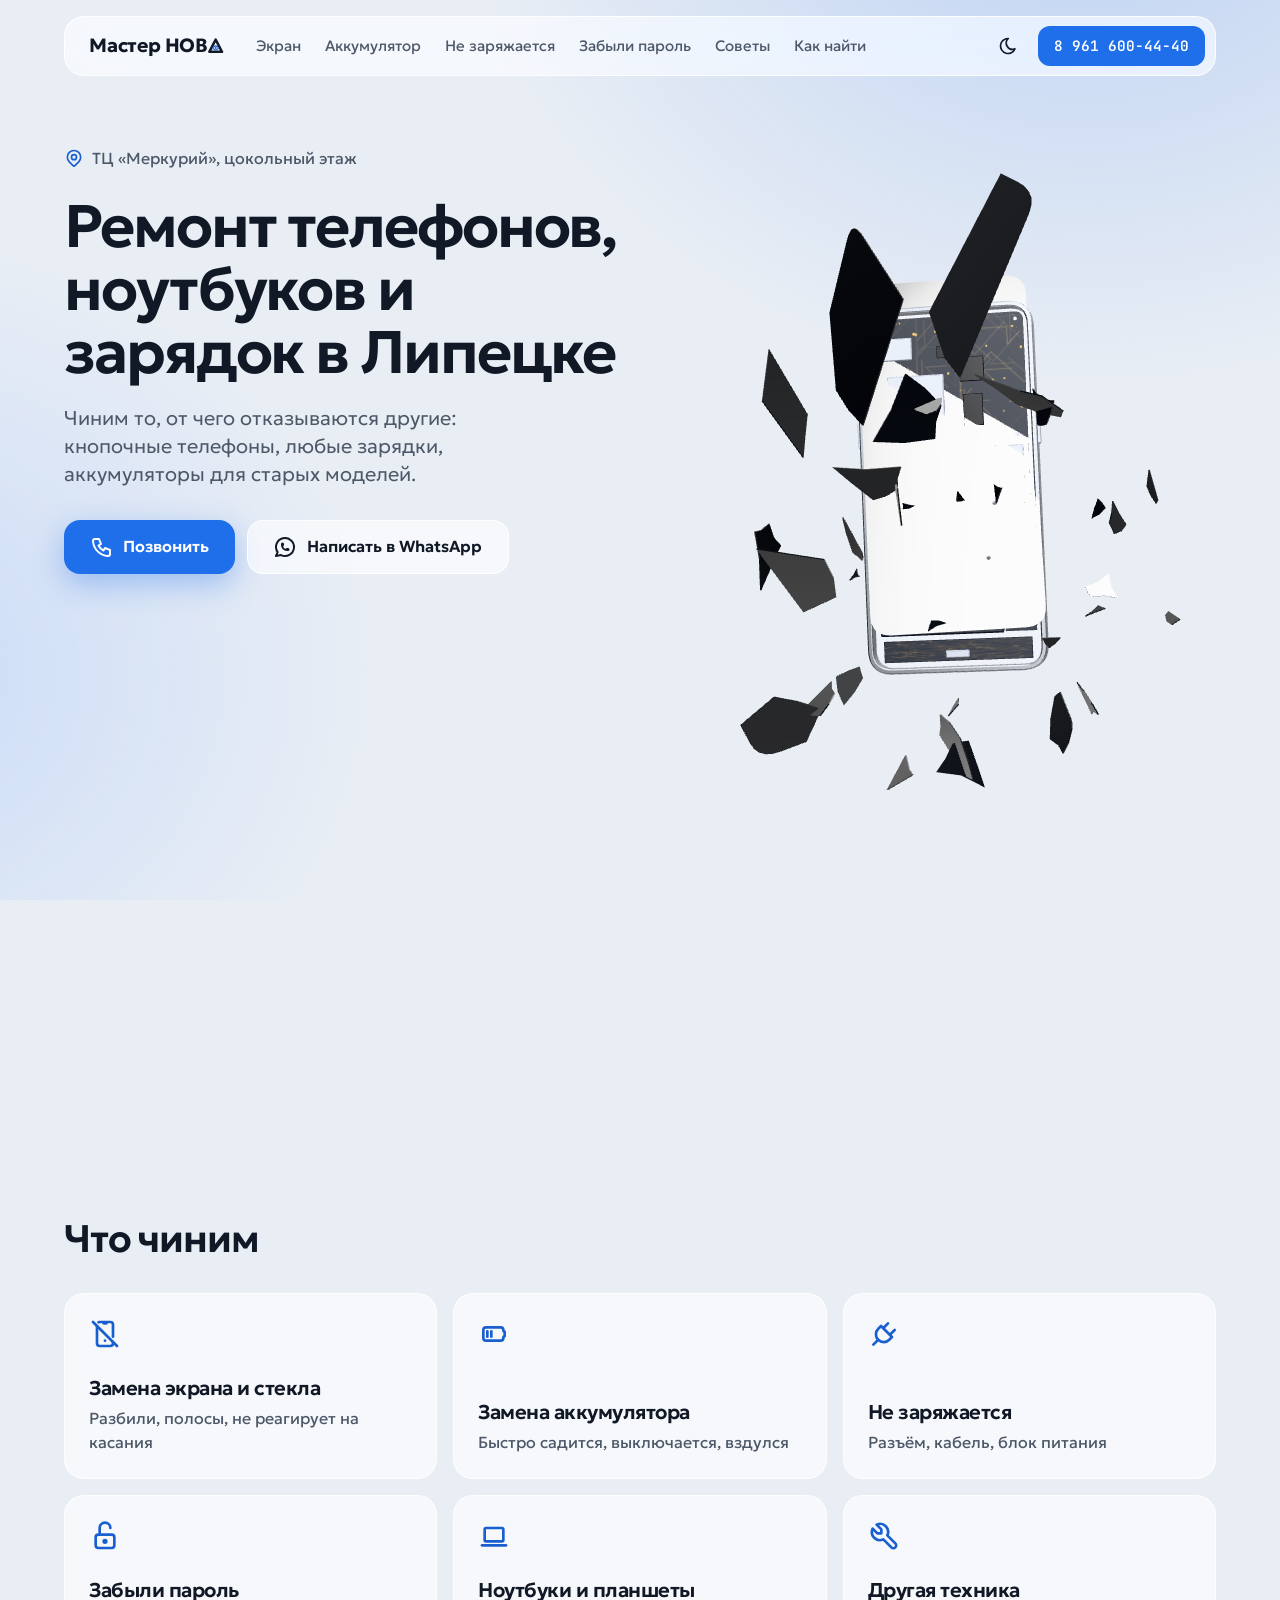
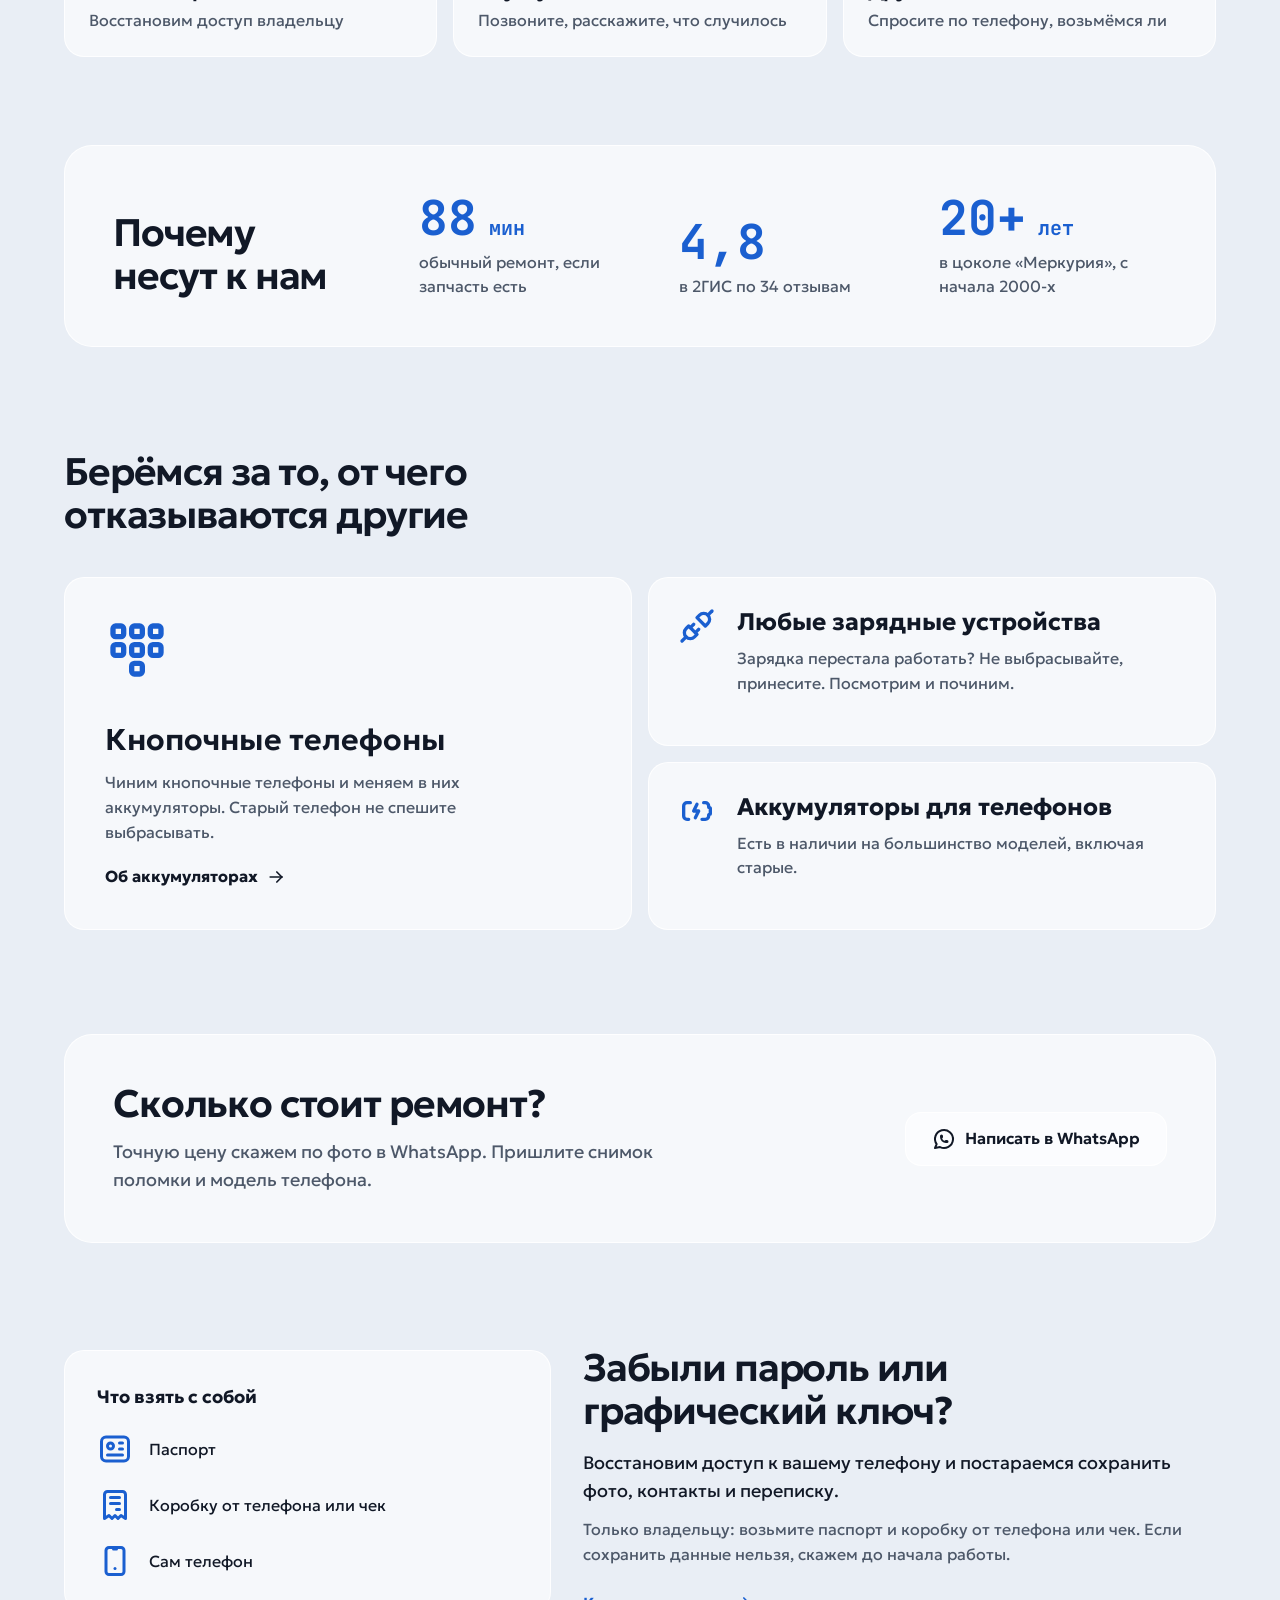
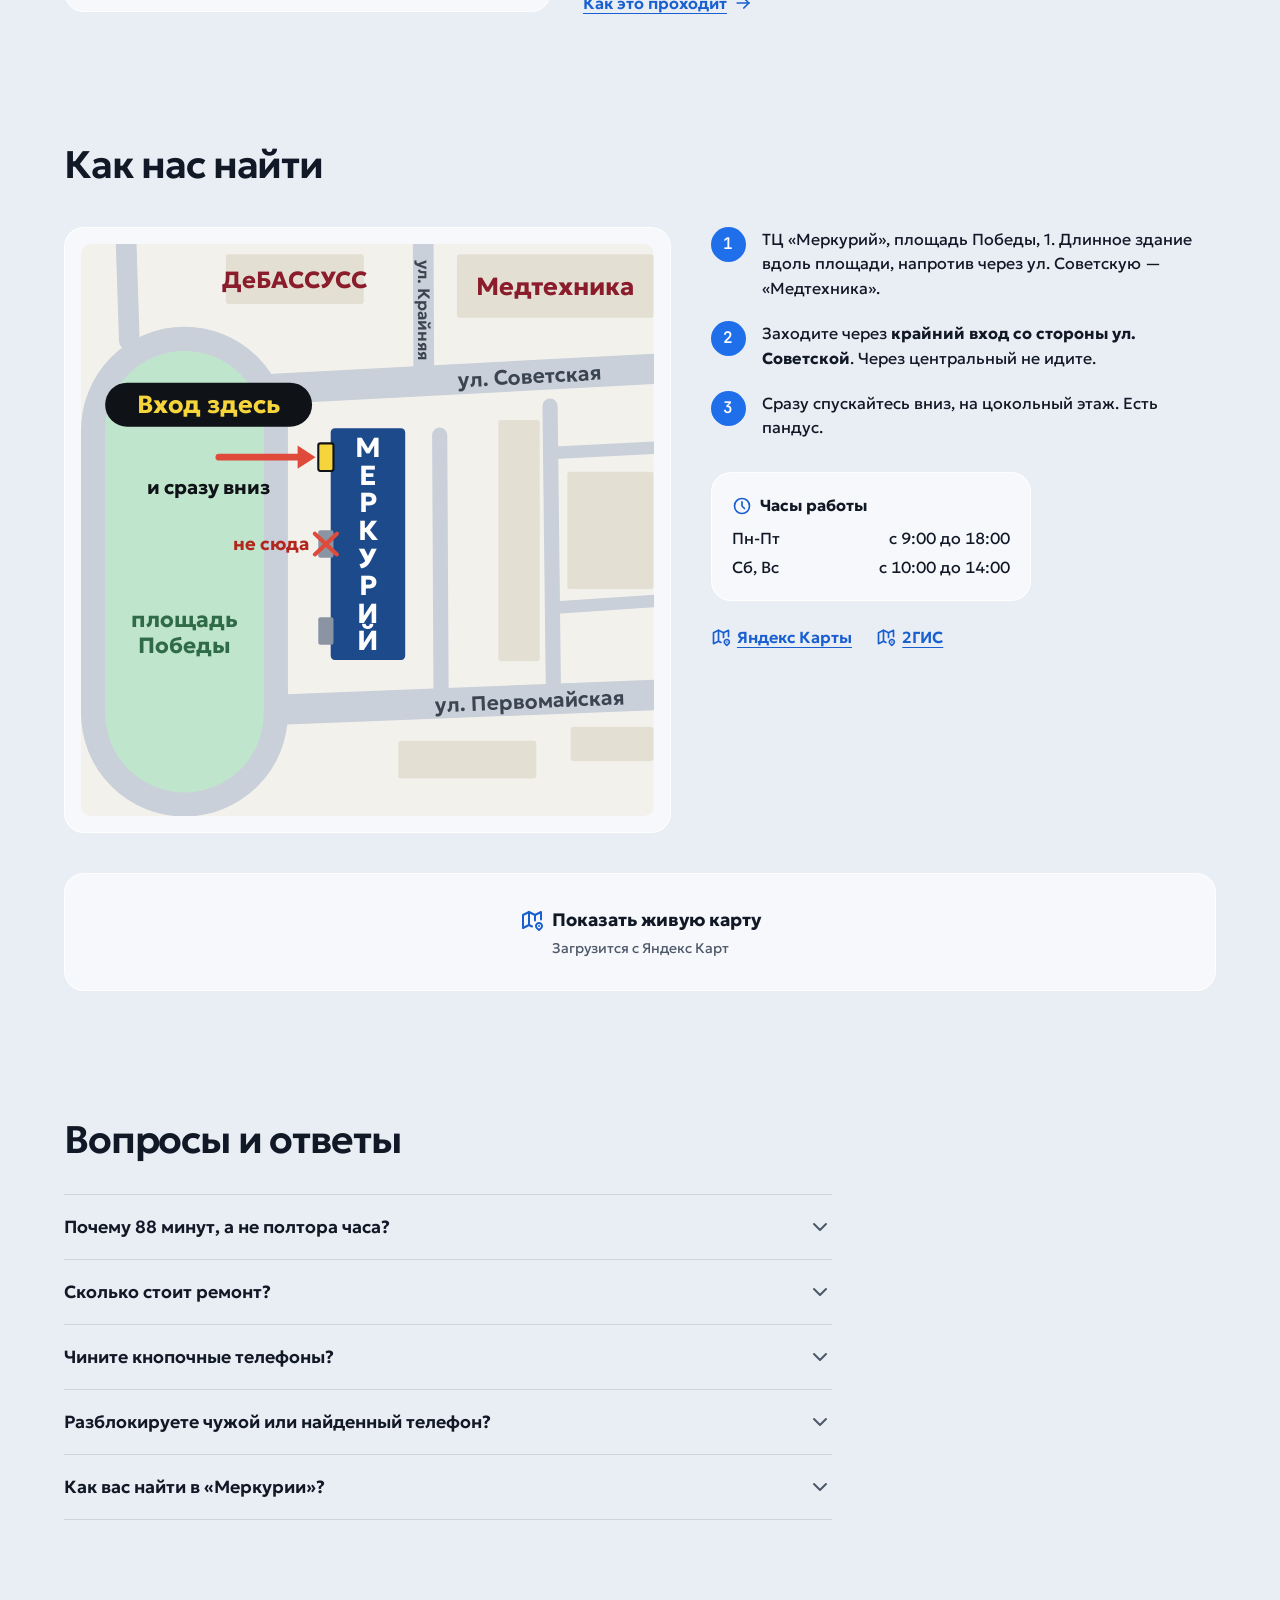
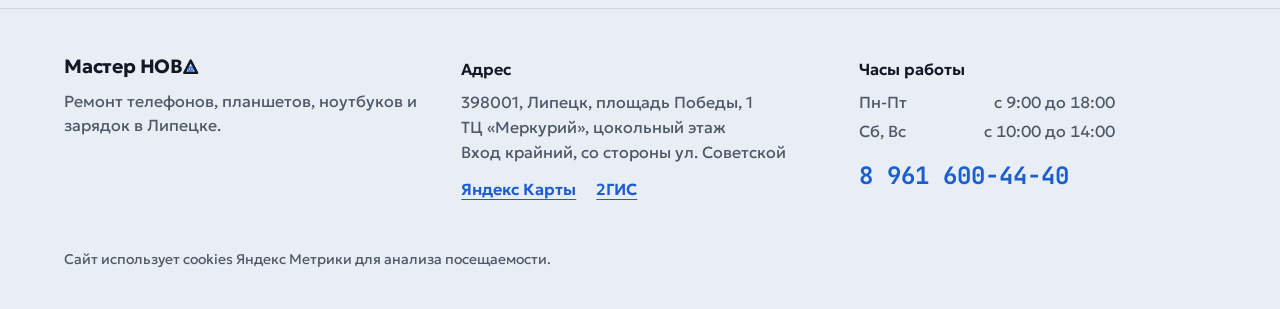
<file: index.html>
<!doctype html>
<html lang="ru">
<head>
<meta charset="utf-8">
<meta name="viewport" content="width=device-width, initial-scale=1">
<title>Ремонт телефонов в Липецке, ТЦ «Меркурий» | Мастер НОВА</title>
<meta name="description" content="Мастерская «Мастер НОВА» в цоколе ТЦ «Меркурий» у площади Победы. Ремонт телефонов, ноутбуков, зарядок и кнопочных телефонов в Липецке. 8 961 600-44-40.">
<link rel="canonical" href="https://masternova.ru/">
<meta name="theme-color" content="#e9eef5">
<script>
// Тема до первой отрисовки: выбор пользователя из localStorage, иначе настройка устройства
(function () {
  var d = document.documentElement, mq = window.matchMedia('(prefers-color-scheme: dark)'), saved = null;
  try { saved = localStorage.getItem('theme'); } catch (e) {}
  window.applyTheme = function (t) {
    d.setAttribute('data-theme', t);
    var m = document.querySelector('meta[name="theme-color"]');
    if (m) m.setAttribute('content', t === 'dark' ? '#080b11' : '#e9eef5');
    var b = document.querySelector('[data-theme-toggle]');
    if (b) b.setAttribute('aria-pressed', t === 'dark' ? 'true' : 'false');
  };
  applyTheme(saved === 'dark' || saved === 'light' ? saved : (mq.matches ? 'dark' : 'light'));
  // Пока посетитель сам не выбрал тему, следуем за устройством
  if (mq.addEventListener) mq.addEventListener('change', function (e) {
    var s = null; try { s = localStorage.getItem('theme'); } catch (x) {}
    if (!s) applyTheme(e.matches ? 'dark' : 'light');
  });
})();
</script>
<meta name="format-detection" content="telephone=no">
<link rel="icon" href="/favicon.ico" sizes="32x32">
<link rel="icon" href="/favicon.svg" type="image/svg+xml">
<link rel="apple-touch-icon" href="/apple-touch-icon.png">
<link rel="preload" href="/fonts/geologica-cyrillic.woff2" as="font" type="font/woff2" crossorigin>
<link rel="stylesheet" href="/assets/styles.css">
<meta property="og:type" content="website">
<meta property="og:locale" content="ru_RU">
<meta property="og:site_name" content="Мастер НОВА">
<meta property="og:title" content="Ремонт телефонов в Липецке, ТЦ «Меркурий» | Мастер НОВА">
<meta property="og:description" content="Мастерская «Мастер НОВА» в цоколе ТЦ «Меркурий» у площади Победы. Ремонт телефонов, ноутбуков, зарядок и кнопочных телефонов в Липецке. 8 961 600-44-40.">
<meta property="og:url" content="https://masternova.ru/">
<meta property="og:image" content="https://masternova.ru/og.png">
<meta property="og:image:width" content="1200">
<meta property="og:image:height" content="630">
<meta name="twitter:card" content="summary_large_image">
<script type="application/ld+json">
{
 "@context": "https://schema.org",
 "@graph": [
  {
   "@type": "LocalBusiness",
   "@id": "https://masternova.ru/#business",
   "name": "Мастер НОВА",
   "alternateName": [
    "Мастер NOVA",
    "Мастер Нова",
    "Мастер-Nova",
    "Мастер-nova"
   ],
   "description": "Ремонт телефонов, планшетов, ноутбуков и зарядных устройств в Липецке, ТЦ «Меркурий», цокольный этаж.",
   "url": "https://masternova.ru/",
   "telephone": "+79616004440",
   "image": "https://masternova.ru/og.png",
   "logo": "https://masternova.ru/favicon.svg",
   "address": {
    "@type": "PostalAddress",
    "streetAddress": "площадь Победы, 1, ТЦ «Меркурий», цокольный этаж",
    "addressLocality": "Липецк",
    "addressRegion": "Липецкая область",
    "postalCode": "398001",
    "addressCountry": "RU"
   },
   "geo": {
    "@type": "GeoCoordinates",
    "latitude": 52.6036,
    "longitude": 39.5748
   },
   "hasMap": "https://yandex.ru/maps/org/master_nova/114632558328/",
   "sameAs": [
    "https://yandex.ru/maps/org/master_nova/114632558328/",
    "https://2gis.ru/lipetsk/firm/7881827628881690"
   ],
   "areaServed": {
    "@type": "City",
    "name": "Липецк"
   },
   "openingHoursSpecification": [
    {
     "@type": "OpeningHoursSpecification",
     "dayOfWeek": [
      "Monday",
      "Tuesday",
      "Wednesday",
      "Thursday",
      "Friday"
     ],
     "opens": "09:00",
     "closes": "18:00"
    },
    {
     "@type": "OpeningHoursSpecification",
     "dayOfWeek": [
      "Saturday",
      "Sunday"
     ],
     "opens": "10:00",
     "closes": "14:00"
    }
   ]
  },
  {
   "@type": "WebSite",
   "@id": "https://masternova.ru/#website",
   "url": "https://masternova.ru/",
   "name": "Мастер НОВА",
   "inLanguage": "ru"
  },
  {
   "@type": "FAQPage",
   "mainEntity": [
    {
     "@type": "Question",
     "name": "Почему 88 минут, а не полтора часа?",
     "acceptedAnswer": {
      "@type": "Answer",
      "text": "Потому что на две минуты быстрее. А если серьёзно, это срок, за который мы стараемся успеть, когда нужная деталь есть в наличии. Если деталь надо заказать, скажем срок сразу."
     }
    },
    {
     "@type": "Question",
     "name": "Сколько стоит ремонт?",
     "acceptedAnswer": {
      "@type": "Answer",
      "text": "Зависит от модели и поломки. Пришлите фото и модель телефона в WhatsApp на номер 8 961 600-44-40, и мы назовём цену."
     }
    },
    {
     "@type": "Question",
     "name": "Чините кнопочные телефоны?",
     "acceptedAnswer": {
      "@type": "Answer",
      "text": "Да. Чиним кнопочные телефоны и меняем в них аккумуляторы. Старый телефон не спешите выбрасывать."
     }
    },
    {
     "@type": "Question",
     "name": "Разблокируете чужой или найденный телефон?",
     "acceptedAnswer": {
      "@type": "Answer",
      "text": "Нет. Восстанавливаем доступ только владельцу, с документом и подтверждением, что телефон ваш. Найденный телефон лучше отнести в полицию."
     }
    },
    {
     "@type": "Question",
     "name": "Как вас найти в «Меркурии»?",
     "acceptedAnswer": {
      "@type": "Answer",
      "text": "Заходите через крайний вход со стороны ул. Советской и сразу спускайтесь вниз, на цокольный этаж. Через центральный вход не идите. Есть пандус."
     }
    }
   ]
  }
 ]
}
</script>
</head>
<body class="font-sans antialiased">
<a href="#main" class="sr-only focus:not-sr-only focus:fixed focus:top-3 focus:left-3 focus:z-50 focus:bg-accent focus:text-white focus:px-4 focus:py-2 focus:rounded-box">К содержанию</a>

<header class="sticky top-0 z-40 pt-2 md:pt-4">
  <div class="wrap">
    <div class="glass-blur rounded-[20px] flex h-14 md:h-15 items-center justify-between gap-4 pl-4 pr-1.5 md:pl-6 md:pr-2.5">
      <a href="/" class="logo"><span class="sr-only">Мастер НОВА</span><span aria-hidden="true">Мастер НОВ<svg class="logo-a" viewBox="0 0 24 24" aria-hidden="true" focusable="false"><path d="M12 2.6 21.9 21.6H2.1Z" fill="none" stroke="currentColor" stroke-width="3.9" stroke-linejoin="round"/><path d="M7.3 15.5c1.6-2.2 3.2-3.2 4.7-3.2s3.1 1 4.7 3.2c-1.6 2.2-3.2 3.2-4.7 3.2s-3.1-1-4.7-3.2Z" fill="none" stroke="var(--accent-text)" stroke-width="1.6"/><circle cx="12" cy="15.5" r="1.6" fill="var(--accent-text)"/></svg></span></a>
      <nav aria-label="Основное меню" class="hidden lg:block grow pl-4">
        <ul class="flex items-center gap-6 text-[15px]">
          <li><a class="nav-link" href="/zamena-ekrana/">Экран</a></li>
          <li><a class="nav-link" href="/zamena-akkumulyatora/">Аккумулятор</a></li>
          <li><a class="nav-link" href="/ne-zaryazhaetsya/">Не заряжается</a></li>
          <li><a class="nav-link" href="/zabyli-parol/">Забыли пароль</a></li>
          <li><a class="nav-link" href="/sovety/">Советы</a></li>
          <li><a class="nav-link" href="/#kak-nayti">Как найти</a></li>
        </ul>
      </nav>
      <div class="flex items-center gap-1 md:gap-2">
        <button type="button" class="icon-btn theme-btn" data-theme-toggle aria-label="Тёмная тема" aria-pressed="false"><svg class="i-moon size-5 shrink-0" aria-hidden="true" focusable="false"
  xmlns="http://www.w3.org/2000/svg"
 
 
  viewBox="0 0 24 24"
  fill="none"
  stroke="currentColor"
  stroke-width="2"
  stroke-linecap="round"
  stroke-linejoin="round"
 
>
  <path stroke="none" d="M0 0h24v24H0z" fill="none" />
  <path d="M12 3c.132 0 .263 0 .393 0a7.5 7.5 0 0 0 7.92 12.446a9 9 0 1 1 -8.313 -12.454l0 .008" />
</svg><svg class="i-sun size-5 shrink-0" aria-hidden="true" focusable="false"
  xmlns="http://www.w3.org/2000/svg"
 
 
  viewBox="0 0 24 24"
  fill="none"
  stroke="currentColor"
  stroke-width="2"
  stroke-linecap="round"
  stroke-linejoin="round"
 
>
  <path stroke="none" d="M0 0h24v24H0z" fill="none" />
  <path d="M8 12a4 4 0 1 0 8 0a4 4 0 1 0 -8 0" />
  <path d="M3 12h1m8 -9v1m8 8h1m-9 8v1m-6.4 -15.4l.7 .7m12.1 -.7l-.7 .7m0 11.4l.7 .7m-12.1 -.7l-.7 .7" />
</svg></button>
        <a href="tel:+79616004440" class="hidden md:inline-flex btn btn-call btn-sm font-mono tabular-nums">8 961 600-44-40</a>
        <details class="menu lg:hidden">
          <summary aria-label="Меню" class="menu-btn icon-btn"><svg class="size-6 shrink-0" aria-hidden="true" focusable="false"
  xmlns="http://www.w3.org/2000/svg"
 
 
  viewBox="0 0 24 24"
  fill="none"
  stroke="currentColor"
  stroke-width="2"
  stroke-linecap="round"
  stroke-linejoin="round"
 
>
  <path stroke="none" d="M0 0h24v24H0z" fill="none" />
  <path d="M4 6l16 0" />
  <path d="M4 12l16 0" />
  <path d="M4 18l16 0" />
</svg></summary>
          <nav aria-label="Меню" class="menu-panel">
            <a href="/zamena-ekrana/">Замена экрана</a>
            <a href="/zamena-akkumulyatora/">Аккумулятор</a>
            <a href="/ne-zaryazhaetsya/">Не заряжается</a>
            <a href="/zabyli-parol/">Забыли пароль</a>
            <a href="/sovety/">Советы</a>
            <a href="/#kak-nayti">Как найти</a>
          </nav>
        </details>
      </div>
    </div>
  </div>
</header>

<main id="main">
<script>
// 3D-сборка телефона: решаем до отрисовки первого экрана, чтобы не прыгала высота (src/js/phone3d.js, этап 8.3).
// Постер — элемент LCP: просим его сразу, не дожидаясь разбора CSS
(function () {
  var d = document.documentElement, on = !!window.WebGLRenderingContext && !matchMedia('(prefers-reduced-motion: reduce)').matches;
  if (on) d.classList.add('p3d');
  var l = document.createElement('link');
  l.rel = 'preload'; l.as = 'image'; l.fetchPriority = 'high';
  l.href = '/img/phone-' + (on ? 'start' : 'end') + '-' + (d.getAttribute('data-theme') === 'dark' ? 'dark' : 'light') + '.webp';
  document.head.appendChild(l);
})();
</script>
<section class="hero">
  <div class="hero-stage wrap pt-8 pb-6 md:pt-14 md:pb-10 grid gap-x-10 md:grid-cols-[1.1fr_1fr]">
    <div class="md:col-start-1 md:row-start-1 md:self-end max-md:text-center">
      <p class="inline-flex items-center gap-2 text-muted"><svg class="size-5 text-accent-text shrink-0" aria-hidden="true" focusable="false"
  xmlns="http://www.w3.org/2000/svg"
 
 
  viewBox="0 0 24 24"
  fill="none"
  stroke="currentColor"
  stroke-width="2"
  stroke-linecap="round"
  stroke-linejoin="round"
 
>
  <path stroke="none" d="M0 0h24v24H0z" fill="none" />
  <path d="M9 11a3 3 0 1 0 6 0a3 3 0 0 0 -6 0" />
  <path d="M17.657 16.657l-4.243 4.243a2 2 0 0 1 -2.827 0l-4.244 -4.243a8 8 0 1 1 11.314 0" />
</svg>ТЦ «Меркурий», цокольный этаж</p>
      <h1 class="h1 mt-4 md:mt-5">Ремонт телефонов, ноутбуков и зарядок в Липецке</h1>
      <p class="mt-5 text-lg md:text-xl font-light text-muted max-w-[34ch] max-md:mx-auto">Чиним то, от чего отказываются другие: кнопочные телефоны, любые зарядки, аккумуляторы для старых моделей.</p>
    </div>
    <!-- Разбитый телефон собирается в целый по прокрутке; до загрузки сцены и без WebGL — постер -->
    <div class="hero-visual rise rise-2 md:col-start-2 md:row-start-1 md:row-span-2" aria-hidden="true"><div class="hero-poster"></div></div>
    <div class="hero-cta grid gap-3 sm:flex sm:flex-wrap sm:max-md:justify-center md:col-start-1 md:row-start-2 md:self-start md:mt-8"><a href="tel:+79616004440" class="btn btn-call "><svg class="size-6 shrink-0" aria-hidden="true" focusable="false"
  xmlns="http://www.w3.org/2000/svg"
 
 
  viewBox="0 0 24 24"
  fill="none"
  stroke="currentColor"
  stroke-width="2"
  stroke-linecap="round"
  stroke-linejoin="round"
 
>
  <path stroke="none" d="M0 0h24v24H0z" fill="none" />
  <path d="M5 4h4l2 5l-2.5 1.5a11 11 0 0 0 5 5l1.5 -2.5l5 2v4a2 2 0 0 1 -2 2a16 16 0 0 1 -15 -15a2 2 0 0 1 2 -2" />
</svg><span>Позвонить</span></a><a href="https://wa.me/79616004440" class="btn btn-wa " target="_blank" rel="noopener"><svg class="size-6 shrink-0" aria-hidden="true" focusable="false"
  xmlns="http://www.w3.org/2000/svg"
 
 
  viewBox="0 0 24 24"
  fill="none"
  stroke="currentColor"
  stroke-width="2"
  stroke-linecap="round"
  stroke-linejoin="round"
 
>
  <path stroke="none" d="M0 0h24v24H0z" fill="none" />
  <path d="M3 21l1.65 -3.8a9 9 0 1 1 3.4 2.9l-5.05 .9" />
  <path d="M9 10a.5 .5 0 0 0 1 0v-1a.5 .5 0 0 0 -1 0v1a5 5 0 0 0 5 5h1a.5 .5 0 0 0 0 -1h-1a.5 .5 0 0 0 0 1" />
</svg><span>Написать в WhatsApp</span></a></div>
  </div>
</section>
<script type="module">
// Three.js тяжёлый: через 3 с после load бандл только скачивается в кеш (раньше он отнимал канал у шрифтов
// и заголовка), а запускается по первому действию посетителя. До этого виден постер с теми же обломками.
// ?phone= (постеры, скриншоты) запускает сразу
if (document.documentElement.classList.contains('p3d')) {
  const evs = ['pointermove', 'pointerdown', 'touchstart', 'wheel', 'scroll', 'keydown'];
  let started = false;
  const go = () => {
    if (started) return;
    started = true;
    evs.forEach((e) => removeEventListener(e, go));
    import('/assets/phone3d.js').then((m) => m.init(document.querySelector('.hero-visual')))
      .catch(() => document.documentElement.classList.remove('p3d'));
  };
  evs.forEach((e) => addEventListener(e, go, { passive: true }));
  if (location.search.includes('phone=')) go();
  addEventListener('load', () => setTimeout(() => {
    const l = document.createElement('link');
    l.rel = 'prefetch'; l.href = '/assets/phone3d.js';
    document.head.appendChild(l);
  }, 3000), { once: true });
}
</script>

<section class="wrap py-8 md:py-12" aria-labelledby="repair-title">
  <h2 id="repair-title" class="h2">Что чиним</h2>
  <ul class="mt-6 md:mt-8 grid grid-cols-2 lg:grid-cols-3 gap-3 md:gap-4">
    <li><a href="/zamena-ekrana/" class="service-card glass p-4 md:p-6"><svg class="size-7 md:size-8 text-accent-text shrink-0" aria-hidden="true" focusable="false"
  xmlns="http://www.w3.org/2000/svg"
 
 
  viewBox="0 0 24 24"
  fill="none"
  stroke="currentColor"
  stroke-width="2"
  stroke-linecap="round"
  stroke-linejoin="round"
 
>
  <path stroke="none" d="M0 0h24v24H0z" fill="none" />
  <path d="M7.159 3.185c.256 -.119 .54 -.185 .841 -.185h8a2 2 0 0 1 2 2v9m0 4v1a2 2 0 0 1 -2 2h-8a2 2 0 0 1 -2 -2v-13" />
  <path d="M11 4h2" />
  <path d="M3 3l18 18" />
  <path d="M12 17v.01" />
</svg><span><span class="block text-base md:text-xl font-semibold tracking-tight">Замена экрана и стекла</span><span class="block mt-1 text-sm md:text-base text-muted">Разбили, полосы, не реагирует на касания</span></span></a></li>
    <li><a href="/zamena-akkumulyatora/" class="service-card glass p-4 md:p-6"><svg class="size-7 md:size-8 text-accent-text shrink-0" aria-hidden="true" focusable="false"
  xmlns="http://www.w3.org/2000/svg"
 
 
  viewBox="0 0 24 24"
  fill="none"
  stroke="currentColor"
  stroke-width="2"
  stroke-linecap="round"
  stroke-linejoin="round"
 
>
  <path stroke="none" d="M0 0h24v24H0z" fill="none" />
  <path d="M6 7h11a2 2 0 0 1 2 2v.5a.5 .5 0 0 0 .5 .5a.5 .5 0 0 1 .5 .5v3a.5 .5 0 0 1 -.5 .5a.5 .5 0 0 0 -.5 .5v.5a2 2 0 0 1 -2 2h-11a2 2 0 0 1 -2 -2v-6a2 2 0 0 1 2 -2" />
  <path d="M7 10l0 4" />
  <path d="M10 10l0 4" />
</svg><span><span class="block text-base md:text-xl font-semibold tracking-tight">Замена аккумулятора</span><span class="block mt-1 text-sm md:text-base text-muted">Быстро садится, выключается, вздулся</span></span></a></li>
    <li><a href="/ne-zaryazhaetsya/" class="service-card glass p-4 md:p-6"><svg class="size-7 md:size-8 text-accent-text shrink-0" aria-hidden="true" focusable="false"
  xmlns="http://www.w3.org/2000/svg"
 
 
  viewBox="0 0 24 24"
  fill="none"
  stroke="currentColor"
  stroke-width="2"
  stroke-linecap="round"
  stroke-linejoin="round"
 
>
  <path stroke="none" d="M0 0h24v24H0z" fill="none" />
  <path d="M9.785 6l8.215 8.215l-2.054 2.054a5.81 5.81 0 1 1 -8.215 -8.215l2.054 -2.054" />
  <path d="M4 20l3.5 -3.5" />
  <path d="M15 4l-3.5 3.5" />
  <path d="M20 9l-3.5 3.5" />
</svg><span><span class="block text-base md:text-xl font-semibold tracking-tight">Не заряжается</span><span class="block mt-1 text-sm md:text-base text-muted">Разъём, кабель, блок питания</span></span></a></li>
    <li><a href="/zabyli-parol/" class="service-card glass p-4 md:p-6"><svg class="size-7 md:size-8 text-accent-text shrink-0" aria-hidden="true" focusable="false"
  xmlns="http://www.w3.org/2000/svg"
 
 
  viewBox="0 0 24 24"
  fill="none"
  stroke="currentColor"
  stroke-width="2"
  stroke-linecap="round"
  stroke-linejoin="round"
 
>
  <path stroke="none" d="M0 0h24v24H0z" fill="none" />
  <path d="M5 13a2 2 0 0 1 2 -2h10a2 2 0 0 1 2 2v6a2 2 0 0 1 -2 2h-10a2 2 0 0 1 -2 -2l0 -6" />
  <path d="M11 16a1 1 0 1 0 2 0a1 1 0 1 0 -2 0" />
  <path d="M8 11v-5a4 4 0 0 1 8 0" />
</svg><span><span class="block text-base md:text-xl font-semibold tracking-tight">Забыли пароль</span><span class="block mt-1 text-sm md:text-base text-muted">Восстановим доступ владельцу</span></span></a></li>
    <li><a href="tel:+79616004440" class="service-card glass p-4 md:p-6"><svg class="size-7 md:size-8 text-accent-text shrink-0" aria-hidden="true" focusable="false"
  xmlns="http://www.w3.org/2000/svg"
 
 
  viewBox="0 0 24 24"
  fill="none"
  stroke="currentColor"
  stroke-width="2"
  stroke-linecap="round"
  stroke-linejoin="round"
 
>
  <path stroke="none" d="M0 0h24v24H0z" fill="none" />
  <path d="M3 19l18 0" />
  <path d="M5 7a1 1 0 0 1 1 -1h12a1 1 0 0 1 1 1v8a1 1 0 0 1 -1 1h-12a1 1 0 0 1 -1 -1l0 -8" />
</svg><span><span class="block text-base md:text-xl font-semibold tracking-tight">Ноутбуки и планшеты</span><span class="block mt-1 text-sm md:text-base text-muted">Позвоните, расскажите, что случилось</span></span></a></li>
    <li><a href="tel:+79616004440" class="service-card glass p-4 md:p-6"><svg class="size-7 md:size-8 text-accent-text shrink-0" aria-hidden="true" focusable="false"
  xmlns="http://www.w3.org/2000/svg"
 
 
  viewBox="0 0 24 24"
  fill="none"
  stroke="currentColor"
  stroke-width="2"
  stroke-linecap="round"
  stroke-linejoin="round"
 
>
  <path stroke="none" d="M0 0h24v24H0z" fill="none" />
  <path d="M7 10h3v-3l-3.5 -3.5a6 6 0 0 1 8 8l6 6a2 2 0 0 1 -3 3l-6 -6a6 6 0 0 1 -8 -8l3.5 3.5" />
</svg><span><span class="block text-base md:text-xl font-semibold tracking-tight">Другая техника</span><span class="block mt-1 text-sm md:text-base text-muted">Спросите по телефону, возьмёмся ли</span></span></a></li>
  </ul>
</section>

<section class="wrap py-6 md:py-10" aria-labelledby="why-title">
  <div class="glass rounded-[28px] p-6 md:p-12 grid gap-8 lg:grid-cols-[1.2fr_repeat(3,minmax(0,1fr))] lg:items-end">
    <h2 id="why-title" class="h2">Почему несут к нам</h2>
    <!-- 4,8 и 34 отзыва — карточка 2ГИС на 07.10.2026 (research/competitors.md); при заметном изменении обновить -->
    <div class="grid grid-cols-3 gap-4 lg:contents max-md:text-center">
      <div><p class="stat text-3xl md:text-5xl">88<span class="text-sm md:text-xl"> мин</span></p><p class="mt-2 text-sm md:text-base text-muted">обычный ремонт, если запчасть есть</p></div>
      <div><p class="stat text-3xl md:text-5xl">4,8</p><p class="mt-2 text-sm md:text-base text-muted">в 2ГИС по 34 отзывам</p></div>
      <div><p class="stat text-3xl md:text-5xl">20+<span class="text-sm md:text-xl"> лет</span></p><p class="mt-2 text-sm md:text-base text-muted">в цоколе «Меркурия», с начала 2000-х</p></div>
    </div>
  </div>
</section>

<section class="wrap py-12 md:py-16" aria-labelledby="niche-title">
  <h2 id="niche-title" class="h2 max-w-[24ch]">Берёмся за то, от чего отказываются другие</h2>
  <div class="mt-10 grid gap-4 md:grid-cols-2 md:grid-rows-2">
    <a href="/zamena-akkumulyatora/" class="group md:row-span-2 rounded-box glass p-7 md:p-10 flex flex-col justify-between gap-10 hover:bg-[var(--glass-hover)]">
      <svg class="size-14 md:size-16 text-accent-text shrink-0" aria-hidden="true" focusable="false"
  xmlns="http://www.w3.org/2000/svg"
 
 
  viewBox="0 0 24 24"
  fill="none"
  stroke="currentColor"
  stroke-width="2"
  stroke-linecap="round"
  stroke-linejoin="round"
 
>
  <path stroke="none" d="M0 0h24v24H0z" fill="none" />
  <path d="M4 3h2a1 1 0 0 1 1 1v2a1 1 0 0 1 -1 1h-2a1 1 0 0 1 -1 -1v-2a1 1 0 0 1 1 -1" />
  <path d="M18 3h2a1 1 0 0 1 1 1v2a1 1 0 0 1 -1 1h-2a1 1 0 0 1 -1 -1v-2a1 1 0 0 1 1 -1" />
  <path d="M11 3h2a1 1 0 0 1 1 1v2a1 1 0 0 1 -1 1h-2a1 1 0 0 1 -1 -1v-2a1 1 0 0 1 1 -1" />
  <path d="M4 10h2a1 1 0 0 1 1 1v2a1 1 0 0 1 -1 1h-2a1 1 0 0 1 -1 -1v-2a1 1 0 0 1 1 -1" />
  <path d="M18 10h2a1 1 0 0 1 1 1v2a1 1 0 0 1 -1 1h-2a1 1 0 0 1 -1 -1v-2a1 1 0 0 1 1 -1" />
  <path d="M11 10h2a1 1 0 0 1 1 1v2a1 1 0 0 1 -1 1h-2a1 1 0 0 1 -1 -1v-2a1 1 0 0 1 1 -1" />
  <path d="M11 17h2a1 1 0 0 1 1 1v2a1 1 0 0 1 -1 1h-2a1 1 0 0 1 -1 -1v-2a1 1 0 0 1 1 -1" />
</svg>
      <div>
        <h3 class="text-2xl md:text-3xl font-semibold">Кнопочные телефоны</h3>
        <p class="mt-3 text-muted max-w-[38ch]">Чиним кнопочные телефоны и меняем в них аккумуляторы. Старый телефон не спешите выбрасывать.</p>
        <span class="mt-5 inline-flex items-center gap-2 font-bold">Об аккумуляторах <svg class="size-5 transition-transform group-hover:translate-x-1 shrink-0" aria-hidden="true" focusable="false"
  xmlns="http://www.w3.org/2000/svg"
 
 
  viewBox="0 0 24 24"
  fill="none"
  stroke="currentColor"
  stroke-width="2"
  stroke-linecap="round"
  stroke-linejoin="round"
 
>
  <path stroke="none" d="M0 0h24v24H0z" fill="none" />
  <path d="M5 12l14 0" />
  <path d="M13 18l6 -6" />
  <path d="M13 6l6 6" />
</svg></span>
      </div>
    </a>
    <a href="/ne-zaryazhaetsya/" class="group rounded-box glass p-7 flex gap-5 items-start hover:bg-[var(--glass-hover)]">
      <svg class="size-10 text-accent-text shrink-0" aria-hidden="true" focusable="false"
  xmlns="http://www.w3.org/2000/svg"
 
 
  viewBox="0 0 24 24"
  fill="none"
  stroke="currentColor"
  stroke-width="2"
  stroke-linecap="round"
  stroke-linejoin="round"
 
>
  <path stroke="none" d="M0 0h24v24H0z" fill="none" />
  <path d="M7 12l5 5l-1.5 1.5a3.536 3.536 0 1 1 -5 -5l1.5 -1.5" />
  <path d="M17 12l-5 -5l1.5 -1.5a3.536 3.536 0 1 1 5 5l-1.5 1.5" />
  <path d="M3 21l2.5 -2.5" />
  <path d="M18.5 5.5l2.5 -2.5" />
  <path d="M10 11l-2 2" />
  <path d="M13 14l-2 2" />
</svg>
      <div>
        <h3 class="text-xl md:text-2xl font-bold">Любые зарядные устройства</h3>
        <p class="mt-2 text-muted">Зарядка перестала работать? Не выбрасывайте, принесите. Посмотрим и починим.</p>
      </div>
    </a>
    <a href="/zamena-akkumulyatora/" class="group rounded-box glass p-7 flex gap-5 items-start hover:bg-[var(--glass-hover)]">
      <svg class="size-10 text-accent-text shrink-0" aria-hidden="true" focusable="false"
  xmlns="http://www.w3.org/2000/svg"
 
 
  viewBox="0 0 24 24"
  fill="none"
  stroke="currentColor"
  stroke-width="2"
  stroke-linecap="round"
  stroke-linejoin="round"
 
>
  <path stroke="none" d="M0 0h24v24H0z" fill="none" />
  <path d="M16 7h1a2 2 0 0 1 2 2v.5a.5 .5 0 0 0 .5 .5a.5 .5 0 0 1 .5 .5v3a.5 .5 0 0 1 -.5 .5a.5 .5 0 0 0 -.5 .5v.5a2 2 0 0 1 -2 2h-2" />
  <path d="M8 7h-2a2 2 0 0 0 -2 2v6a2 2 0 0 0 2 2h1" />
  <path d="M12 8l-2 4h3l-2 4" />
</svg>
      <div>
        <h3 class="text-xl md:text-2xl font-bold">Аккумуляторы для телефонов</h3>
        <p class="mt-2 text-muted">Есть в наличии на большинство моделей, включая старые.</p>
      </div>
    </a>
  </div>
</section>



<section class="wrap py-6 md:py-10" aria-labelledby="price-title">
  <div class="glass rounded-[28px] px-6 py-10 md:p-12 flex flex-col md:flex-row md:items-center md:justify-between gap-8">
    <div class="max-md:text-center">
      <h2 id="price-title" class="h2">Сколько стоит ремонт?</h2>
      <p class="mt-3 text-lg text-muted max-w-[46ch] max-md:mx-auto">Точную цену скажем по фото в WhatsApp. Пришлите снимок поломки и модель телефона.</p>
    </div>
    <a href="https://wa.me/79616004440" class="btn btn-wa md:shrink-0" target="_blank" rel="noopener"><svg class="size-6 shrink-0" aria-hidden="true" focusable="false"
  xmlns="http://www.w3.org/2000/svg"
 
 
  viewBox="0 0 24 24"
  fill="none"
  stroke="currentColor"
  stroke-width="2"
  stroke-linecap="round"
  stroke-linejoin="round"
 
>
  <path stroke="none" d="M0 0h24v24H0z" fill="none" />
  <path d="M3 21l1.65 -3.8a9 9 0 1 1 3.4 2.9l-5.05 .9" />
  <path d="M9 10a.5 .5 0 0 0 1 0v-1a.5 .5 0 0 0 -1 0v1a5 5 0 0 0 5 5h1a.5 .5 0 0 0 0 -1h-1a.5 .5 0 0 0 0 1" />
</svg><span>Написать в WhatsApp</span></a>
  </div>
</section>

<section class="wrap py-12 md:py-16 grid gap-8 md:grid-cols-[1fr_1.3fr] md:items-center" aria-labelledby="pass-title">
  <div class="md:order-2 max-md:text-center">
    <h2 id="pass-title" class="h2">Забыли пароль или графический ключ?</h2>
    <p class="mt-4 text-lg">Восстановим доступ к вашему телефону и постараемся сохранить фото, контакты и переписку.</p>
    <p class="mt-3 text-muted">Только владельцу: возьмите паспорт и коробку от телефона или чек. Если сохранить данные нельзя, скажем до начала работы.</p>
    <a href="/zabyli-parol/" class="link-arrow mt-6">Как это проходит <svg class="size-5 shrink-0" aria-hidden="true" focusable="false"
  xmlns="http://www.w3.org/2000/svg"
 
 
  viewBox="0 0 24 24"
  fill="none"
  stroke="currentColor"
  stroke-width="2"
  stroke-linecap="round"
  stroke-linejoin="round"
 
>
  <path stroke="none" d="M0 0h24v24H0z" fill="none" />
  <path d="M5 12l14 0" />
  <path d="M13 18l6 -6" />
  <path d="M13 6l6 6" />
</svg></a>
  </div>
  <div class="rounded-box glass p-6 md:p-8 md:order-1">
    <p class="font-bold text-lg">Что взять с собой</p>
    <ul class="mt-5 grid gap-5">
      <li class="flex gap-4 items-center"><svg class="size-9 text-accent-text shrink-0" aria-hidden="true" focusable="false"
  xmlns="http://www.w3.org/2000/svg"
 
 
  viewBox="0 0 24 24"
  fill="none"
  stroke="currentColor"
  stroke-width="2"
  stroke-linecap="round"
  stroke-linejoin="round"
 
>
  <path stroke="none" d="M0 0h24v24H0z" fill="none" />
  <path d="M3 7a3 3 0 0 1 3 -3h12a3 3 0 0 1 3 3v10a3 3 0 0 1 -3 3h-12a3 3 0 0 1 -3 -3l0 -10" />
  <path d="M7 10a2 2 0 1 0 4 0a2 2 0 1 0 -4 0" />
  <path d="M15 8l2 0" />
  <path d="M15 12l2 0" />
  <path d="M7 16l10 0" />
</svg><span>Паспорт</span></li>
      <li class="flex gap-4 items-center"><svg class="size-9 text-accent-text shrink-0" aria-hidden="true" focusable="false"
  xmlns="http://www.w3.org/2000/svg"
 
 
  viewBox="0 0 24 24"
  fill="none"
  stroke="currentColor"
  stroke-width="2"
  stroke-linecap="round"
  stroke-linejoin="round"
 
>
  <path stroke="none" d="M0 0h24v24H0z" fill="none" />
  <path d="M5 21v-16a2 2 0 0 1 2 -2h10a2 2 0 0 1 2 2v16l-3 -2l-2 2l-2 -2l-2 2l-2 -2l-3 2m4 -14h6m-6 4h6m-2 4h2" />
</svg><span>Коробку от телефона или чек</span></li>
      <li class="flex gap-4 items-center"><svg class="size-9 text-accent-text shrink-0" aria-hidden="true" focusable="false"
  xmlns="http://www.w3.org/2000/svg"
 
 
  viewBox="0 0 24 24"
  fill="none"
  stroke="currentColor"
  stroke-width="2"
  stroke-linecap="round"
  stroke-linejoin="round"
 
>
  <path stroke="none" d="M0 0h24v24H0z" fill="none" />
  <path d="M6 5a2 2 0 0 1 2 -2h8a2 2 0 0 1 2 2v14a2 2 0 0 1 -2 2h-8a2 2 0 0 1 -2 -2v-14" />
  <path d="M11 4h2" />
  <path d="M12 17v.01" />
</svg><span>Сам телефон</span></li>
    </ul>
  </div>
</section>

<section id="kak-nayti" class="wrap py-12 md:py-16" aria-labelledby="find-title">
  <h2 id="find-title" class="h2">Как нас найти</h2>
  <div class="mt-10 grid gap-10 md:grid-cols-[1.2fr_1fr] md:items-start">
    <figure class="rounded-box glass p-3 md:p-4">
      <!-- Схема по образцу, одобренному братом 01.05.2026 (сообщение 237315): координаты взяты с той картинки -->
      <svg viewBox="360 95 830 830" class="w-full h-auto rounded-[10px]" role="img" aria-labelledby="map-t map-d">
        <title id="map-t">Схема: как пройти в «Мастер НОВА»</title>
        <desc id="map-d">ТЦ «Меркурий» — длинное здание у площади Победы, между улицами Советской и Первомайской. Через улицу Советскую напротив — «ДеБАССУСС» и «Медтехника». У здания три входа со стороны площади. Нужен крайний, ближний к улице Советской, от него сразу вниз на цокольный этаж. Центральный вход — не тот.</desc>
        <rect x="360" y="95" width="830" height="830" fill="#f3f1ec"/>
        <!-- кварталы -->
        <g fill="#e4dfd3">
          <rect x="570" y="110" width="200" height="72" rx="4"/>
          <rect x="905" y="110" width="285" height="92" rx="4"/>
          <rect x="965" y="350" width="60" height="350" rx="4"/>
          <rect x="1065" y="425" width="125" height="170" rx="4"/>
          <rect x="820" y="815" width="200" height="55" rx="4"/>
          <rect x="1070" y="795" width="120" height="50" rx="4"/>
        </g>
        <!-- улицы -->
        <g fill="none" stroke="#c9d0d9" stroke-linecap="round">
          <line x1="425" y1="80" x2="430" y2="235" stroke-width="30"/>
          <line x1="856" y1="80" x2="857" y2="290" stroke-width="30"/>
          <line x1="880" y1="372" x2="882" y2="752" stroke-width="22"/>
          <line x1="1040" y1="330" x2="1045" y2="757" stroke-width="22"/>
          <line x1="1040" y1="398" x2="1200" y2="390" stroke-width="18"/>
          <line x1="1050" y1="622" x2="1200" y2="612" stroke-width="18"/>
          <line x1="640" y1="305" x2="1210" y2="275" stroke-width="44"/>
          <line x1="650" y1="770" x2="1210" y2="748" stroke-width="44"/>
          <rect x="378" y="233" width="264" height="674" rx="132" stroke-width="36"/>
        </g>
        <g fill="#3b4552" font-size="30" font-weight="600" dominant-baseline="central" text-anchor="middle">
          <text x="1010" y="287" transform="rotate(-3 1010 287)">ул. Советская</text>
          <text x="1010" y="758" transform="rotate(-2.3 1010 758)">ул. Первомайская</text>
          <text x="856" y="190" font-size="24" transform="rotate(90 856 190)">ул. Крайняя</text>
        </g>
        <!-- площадь -->
        <rect x="395" y="250" width="230" height="640" rx="115" fill="#bfe5cc"/>
        <g fill="#2f6b47" font-size="32" font-weight="700" text-anchor="middle">
          <text x="510" y="650">площадь</text>
          <text x="510" y="688">Победы</text>
        </g>
        <!-- ориентиры напротив, через Советскую -->
        <g fill="#8a1c2b" font-size="36" font-weight="800" text-anchor="middle" dominant-baseline="central">
          <text x="670" y="146" font-size="34">ДеБАССУСС</text>
          <text x="1047" y="156">Медтехника</text>
        </g>
        <!-- Меркурий: подпись сверху вниз, синим, как на самом здании -->
        <rect x="722" y="362" width="108" height="336" rx="6" fill="#1d4a8a"/>
        <text x="776" y="404" fill="#fff" font-size="40" font-weight="800" text-anchor="middle">
          <tspan x="776">М</tspan><tspan x="776" dy="40">Е</tspan><tspan x="776" dy="40">Р</tspan><tspan x="776" dy="40">К</tspan><tspan x="776" dy="40">У</tspan><tspan x="776" dy="40">Р</tspan><tspan x="776" dy="40">И</tspan><tspan x="776" dy="40">Й</tspan>
        </text>
        <!-- три входа со стороны площади: нужный жёлтый, центральный зачёркнут -->
        <rect x="704" y="384" width="22" height="40" rx="3" fill="#f6d43c" stroke="#0f1216" stroke-width="3"/>
        <rect x="704" y="510" width="22" height="40" rx="3" fill="#8a94a3"/>
        <path d="M699 515l32 30M731 515l-32 30" stroke="#e04a3a" stroke-width="6" stroke-linecap="round"/>
        <rect x="704" y="636" width="22" height="40" rx="3" fill="#8a94a3"/>
        <text x="690" y="530" fill="#b3261e" font-size="26" font-weight="700" text-anchor="end" dominant-baseline="central">не сюда</text>
        <!-- стрелка и подпись нужного входа -->
        <line x1="560" y1="404" x2="680" y2="404" stroke="#e04a3a" stroke-width="10" stroke-linecap="round"/>
        <path d="M700 404l-26-17v34z" fill="#e04a3a"/>
        <rect x="395" y="296" width="300" height="64" rx="32" fill="#0f1216"/>
        <text x="545" y="328" fill="#f6d43c" font-size="36" font-weight="800" text-anchor="middle" dominant-baseline="central">Вход здесь</text>
        <text x="545" y="458" fill="#0f1216" font-size="28" font-weight="700" text-anchor="middle">и сразу вниз</text>
      </svg>
      <figcaption class="sr-only">Схема входа в ТЦ «Меркурий»</figcaption>
    </figure>
    <div>
      <ol class="grid gap-5">
        <li class="flex gap-4"><span class="step-num">1</span><span>ТЦ «Меркурий», площадь Победы, 1. Длинное здание вдоль площади, напротив через ул. Советскую — «Медтехника».</span></li>
        <li class="flex gap-4"><span class="step-num">2</span><span>Заходите через <b>крайний вход со стороны ул. Советской</b>. Через центральный не идите.</span></li>
        <li class="flex gap-4"><span class="step-num">3</span><span>Сразу спускайтесь вниз, на цокольный этаж. Есть пандус.</span></li>
      </ol>
      <div class="mt-8 rounded-box glass p-5 max-w-80">
        <p class="font-bold mb-2 flex items-center gap-2"><svg class="size-5 text-accent-text shrink-0" aria-hidden="true" focusable="false"
  xmlns="http://www.w3.org/2000/svg"
 
 
  viewBox="0 0 24 24"
  fill="none"
  stroke="currentColor"
  stroke-width="2"
  stroke-linecap="round"
  stroke-linejoin="round"
 
>
  <path stroke="none" d="M0 0h24v24H0z" fill="none" />
  <path d="M3 12a9 9 0 1 0 18 0a9 9 0 0 0 -18 0" />
  <path d="M12 7v5l3 3" />
</svg>Часы работы</p>
        <dl class="grid gap-1"><div class="flex justify-between gap-4"><dt>Пн-Пт</dt><dd class="tabular-nums">с 9:00 до 18:00</dd></div><div class="flex justify-between gap-4"><dt>Сб, Вс</dt><dd class="tabular-nums">с 10:00 до 14:00</dd></div></dl>
      </div>
      <div class="mt-6 flex flex-wrap gap-x-6 gap-y-3">
        <a href="https://yandex.ru/maps/org/master_nova/114632558328/" class="link-arrow" target="_blank" rel="noopener"><svg class="size-5 shrink-0" aria-hidden="true" focusable="false"
  xmlns="http://www.w3.org/2000/svg"
 
 
  viewBox="0 0 24 24"
  fill="none"
  stroke="currentColor"
  stroke-width="2"
  stroke-linecap="round"
  stroke-linejoin="round"
 
>
  <path stroke="none" d="M0 0h24v24H0z" fill="none" />
  <path d="M12 18.5l-3 -1.5l-6 3v-13l6 -3l6 3l6 -3v7.5" />
  <path d="M9 4v13" />
  <path d="M15 7v5.5" />
  <path d="M21.121 20.121a3 3 0 1 0 -4.242 0c.418 .419 1.125 1.045 2.121 1.879c1.051 -.89 1.759 -1.516 2.121 -1.879" />
  <path d="M19 18v.01" />
</svg>Яндекс Карты</a>
        <a href="https://2gis.ru/lipetsk/firm/7881827628881690" class="link-arrow" target="_blank" rel="noopener"><svg class="size-5 shrink-0" aria-hidden="true" focusable="false"
  xmlns="http://www.w3.org/2000/svg"
 
 
  viewBox="0 0 24 24"
  fill="none"
  stroke="currentColor"
  stroke-width="2"
  stroke-linecap="round"
  stroke-linejoin="round"
 
>
  <path stroke="none" d="M0 0h24v24H0z" fill="none" />
  <path d="M12 18.5l-3 -1.5l-6 3v-13l6 -3l6 3l6 -3v7.5" />
  <path d="M9 4v13" />
  <path d="M15 7v5.5" />
  <path d="M21.121 20.121a3 3 0 1 0 -4.242 0c.418 .419 1.125 1.045 2.121 1.879c1.051 -.89 1.759 -1.516 2.121 -1.879" />
  <path d="M19 18v.01" />
</svg>2ГИС</a>
      </div>
    </div>
  </div>
  <div class="mt-10 rounded-box glass overflow-hidden">
    <button type="button" class="w-full grid place-items-center gap-1 px-5 py-8 text-center hover:bg-[var(--glass-hover)]" data-live-map="https://yandex.ru/map-widget/v1/?oid=114632558328&amp;ol=biz&amp;z=17">
      <span class="inline-flex items-center gap-2 text-lg font-bold"><svg class="size-6 text-accent-text shrink-0" aria-hidden="true" focusable="false"
  xmlns="http://www.w3.org/2000/svg"
 
 
  viewBox="0 0 24 24"
  fill="none"
  stroke="currentColor"
  stroke-width="2"
  stroke-linecap="round"
  stroke-linejoin="round"
 
>
  <path stroke="none" d="M0 0h24v24H0z" fill="none" />
  <path d="M12 18.5l-3 -1.5l-6 3v-13l6 -3l6 3l6 -3v7.5" />
  <path d="M9 4v13" />
  <path d="M15 7v5.5" />
  <path d="M21.121 20.121a3 3 0 1 0 -4.242 0c.418 .419 1.125 1.045 2.121 1.879c1.051 -.89 1.759 -1.516 2.121 -1.879" />
  <path d="M19 18v.01" />
</svg>Показать живую карту</span>
      <span class="text-sm text-muted">Загрузится с Яндекс Карт</span>
    </button>
  </div>
  <script>
  // Карта Яндекса грузится только по нажатию: при открытии страницы нет чужих скриптов и cookies
  document.querySelector('[data-live-map]').addEventListener('click', function () {
    var f = document.createElement('iframe');
    f.src = this.dataset.liveMap;
    f.title = 'Яндекс Карта: «Мастер НОВА» в ТЦ «Меркурий»';
    f.className = 'block w-full h-96 md:h-[28rem] border-0';
    f.allowFullscreen = true;
    this.replaceWith(f);
  });
  </script>
</section>

<section class="wrap py-12 md:py-16" aria-labelledby="faq-title">
  <h2 id="faq-title" class="h2">Вопросы и ответы</h2>
  <div class="mt-8 max-w-3xl divide-y divide-edge border-y border-edge"><details class="faq group">
  <summary><span>Почему 88 минут, а не полтора часа?</span><svg class="size-6 text-muted transition-transform group-open:rotate-180 shrink-0" aria-hidden="true" focusable="false"
  xmlns="http://www.w3.org/2000/svg"
 
 
  viewBox="0 0 24 24"
  fill="none"
  stroke="currentColor"
  stroke-width="2"
  stroke-linecap="round"
  stroke-linejoin="round"
 
>
  <path stroke="none" d="M0 0h24v24H0z" fill="none" />
  <path d="M6 9l6 6l6 -6" />
</svg></summary>
  <div class="faq-a">Потому что на две минуты быстрее. А если серьёзно, это срок, за который мы стараемся успеть, когда нужная деталь есть в наличии. Если деталь надо заказать, скажем срок сразу.</div>
</details><details class="faq group">
  <summary><span>Сколько стоит ремонт?</span><svg class="size-6 text-muted transition-transform group-open:rotate-180 shrink-0" aria-hidden="true" focusable="false"
  xmlns="http://www.w3.org/2000/svg"
 
 
  viewBox="0 0 24 24"
  fill="none"
  stroke="currentColor"
  stroke-width="2"
  stroke-linecap="round"
  stroke-linejoin="round"
 
>
  <path stroke="none" d="M0 0h24v24H0z" fill="none" />
  <path d="M6 9l6 6l6 -6" />
</svg></summary>
  <div class="faq-a">Зависит от модели и поломки. Пришлите фото и модель телефона в <a href="https://wa.me/79616004440">WhatsApp</a> на номер 8 961 600-44-40, и мы назовём цену.</div>
</details><details class="faq group">
  <summary><span>Чините кнопочные телефоны?</span><svg class="size-6 text-muted transition-transform group-open:rotate-180 shrink-0" aria-hidden="true" focusable="false"
  xmlns="http://www.w3.org/2000/svg"
 
 
  viewBox="0 0 24 24"
  fill="none"
  stroke="currentColor"
  stroke-width="2"
  stroke-linecap="round"
  stroke-linejoin="round"
 
>
  <path stroke="none" d="M0 0h24v24H0z" fill="none" />
  <path d="M6 9l6 6l6 -6" />
</svg></summary>
  <div class="faq-a">Да. Чиним кнопочные телефоны и меняем в них аккумуляторы. Старый телефон не спешите выбрасывать.</div>
</details><details class="faq group">
  <summary><span>Разблокируете чужой или найденный телефон?</span><svg class="size-6 text-muted transition-transform group-open:rotate-180 shrink-0" aria-hidden="true" focusable="false"
  xmlns="http://www.w3.org/2000/svg"
 
 
  viewBox="0 0 24 24"
  fill="none"
  stroke="currentColor"
  stroke-width="2"
  stroke-linecap="round"
  stroke-linejoin="round"
 
>
  <path stroke="none" d="M0 0h24v24H0z" fill="none" />
  <path d="M6 9l6 6l6 -6" />
</svg></summary>
  <div class="faq-a">Нет. Восстанавливаем доступ только владельцу, с документом и подтверждением, что телефон ваш. Найденный телефон лучше отнести в полицию.</div>
</details><details class="faq group">
  <summary><span>Как вас найти в «Меркурии»?</span><svg class="size-6 text-muted transition-transform group-open:rotate-180 shrink-0" aria-hidden="true" focusable="false"
  xmlns="http://www.w3.org/2000/svg"
 
 
  viewBox="0 0 24 24"
  fill="none"
  stroke="currentColor"
  stroke-width="2"
  stroke-linecap="round"
  stroke-linejoin="round"
 
>
  <path stroke="none" d="M0 0h24v24H0z" fill="none" />
  <path d="M6 9l6 6l6 -6" />
</svg></summary>
  <div class="faq-a">Заходите через крайний вход со стороны ул. Советской и сразу спускайтесь вниз, на цокольный этаж. Через центральный вход не идите. Есть пандус.</div>
</details></div>
</section>
</main>

<footer class="border-t border-edge mt-6 pb-28 md:pb-10">
  <div class="wrap grid gap-10 py-12 md:grid-cols-3 max-md:text-center">
    <div>
      <p class="logo"><span class="sr-only">Мастер НОВА</span><span aria-hidden="true">Мастер НОВ<svg class="logo-a" viewBox="0 0 24 24" aria-hidden="true" focusable="false"><path d="M12 2.6 21.9 21.6H2.1Z" fill="none" stroke="currentColor" stroke-width="3.9" stroke-linejoin="round"/><path d="M7.3 15.5c1.6-2.2 3.2-3.2 4.7-3.2s3.1 1 4.7 3.2c-1.6 2.2-3.2 3.2-4.7 3.2s-3.1-1-4.7-3.2Z" fill="none" stroke="var(--accent-text)" stroke-width="1.6"/><circle cx="12" cy="15.5" r="1.6" fill="var(--accent-text)"/></svg></span></p>
      <p class="mt-3 text-muted">Ремонт телефонов, планшетов, ноутбуков и зарядок в Липецке.</p>
    </div>
    <div>
      <p class="font-semibold">Адрес</p>
      <address class="not-italic mt-2 text-muted">398001, Липецк, площадь Победы, 1<br>ТЦ «Меркурий», цокольный этаж<br>Вход крайний, со стороны ул. Советской</address>
      <p class="mt-3 flex flex-wrap gap-x-5 gap-y-2 max-md:justify-center">
        <a href="https://yandex.ru/maps/org/master_nova/114632558328/" class="link-arrow" target="_blank" rel="noopener">Яндекс Карты</a>
        <a href="https://2gis.ru/lipetsk/firm/7881827628881690" class="link-arrow" target="_blank" rel="noopener">2ГИС</a>
      </p>
    </div>
    <div>
      <p class="font-semibold">Часы работы</p>
      <dl class="mt-2 text-muted max-w-64 grid gap-1 max-md:mx-auto"><div class="flex justify-between gap-4"><dt>Пн-Пт</dt><dd class="tabular-nums">с 9:00 до 18:00</dd></div><div class="flex justify-between gap-4"><dt>Сб, Вс</dt><dd class="tabular-nums">с 10:00 до 14:00</dd></div></dl>
      <p class="mt-4"><a href="tel:+79616004440" class="font-mono text-2xl font-bold tabular-nums text-accent-text hover:text-text">8 961 600-44-40</a></p>
    </div>
  </div>
  <p class="wrap text-sm text-muted max-md:text-center">Сайт использует cookies Яндекс Метрики для анализа посещаемости.</p>
</footer>

<div class="fixed inset-x-0 bottom-0 z-40 p-2 md:hidden" role="region" aria-label="Связаться">
  <div class="glass-blur rounded-[20px] grid grid-cols-2 gap-2 p-2">
    <a href="tel:+79616004440" class="btn btn-call !min-h-12 !shadow-none"><svg class="size-5 shrink-0" aria-hidden="true" focusable="false"
  xmlns="http://www.w3.org/2000/svg"
 
 
  viewBox="0 0 24 24"
  fill="none"
  stroke="currentColor"
  stroke-width="2"
  stroke-linecap="round"
  stroke-linejoin="round"
 
>
  <path stroke="none" d="M0 0h24v24H0z" fill="none" />
  <path d="M5 4h4l2 5l-2.5 1.5a11 11 0 0 0 5 5l1.5 -2.5l5 2v4a2 2 0 0 1 -2 2a16 16 0 0 1 -15 -15a2 2 0 0 1 2 -2" />
</svg><span>Позвонить</span></a>
    <a href="https://wa.me/79616004440" class="btn btn-wa !min-h-12" target="_blank" rel="noopener"><svg class="size-5 shrink-0" aria-hidden="true" focusable="false"
  xmlns="http://www.w3.org/2000/svg"
 
 
  viewBox="0 0 24 24"
  fill="none"
  stroke="currentColor"
  stroke-width="2"
  stroke-linecap="round"
  stroke-linejoin="round"
 
>
  <path stroke="none" d="M0 0h24v24H0z" fill="none" />
  <path d="M3 21l1.65 -3.8a9 9 0 1 1 3.4 2.9l-5.05 .9" />
  <path d="M9 10a.5 .5 0 0 0 1 0v-1a.5 .5 0 0 0 -1 0v1a5 5 0 0 0 5 5h1a.5 .5 0 0 0 0 -1h-1a.5 .5 0 0 0 0 1" />
</svg><span>WhatsApp</span></a>
  </div>
</div>

<script>
// Переключатель темы: выбор запоминаем, дальше он важнее настройки устройства
(function () {
  var b = document.querySelector('[data-theme-toggle]'); if (!b || !window.applyTheme) return;
  applyTheme(document.documentElement.getAttribute('data-theme'));
  b.addEventListener('click', function () {
    var t = document.documentElement.getAttribute('data-theme') === 'dark' ? 'light' : 'dark';
    applyTheme(t);
    try { localStorage.setItem('theme', t); } catch (e) {}
  });
})();
// Цели Метрики: один обработчик на все ссылки, распознаём по href
(function () {
  function goal(id) { if (typeof ym === 'function') ym(window.YM_ID, 'reachGoal', id); }
  document.addEventListener('click', function (e) {
    var a = e.target.closest('a[href]'); if (!a) return;
    var h = a.getAttribute('href') || '';
    if (h.indexOf('tel:') === 0) { goal('click_phone'); return; }
    if (h.indexOf('wa.me/') !== -1) { goal('click_whatsapp'); goal('click_messenger_any'); return; }
    if (h.indexOf('yandex.ru/maps') !== -1 || h.indexOf('2gis.ru') !== -1) { goal('click_route'); }
  });
})();
</script>
<script>
window.YM_ID=113524409;
window.addEventListener('load',function(){setTimeout(function(){
(function(m,e,t,r,i,k,a){m[i]=m[i]||function(){(m[i].a=m[i].a||[]).push(arguments)};m[i].l=1*new Date();
k=e.createElement(t),a=e.getElementsByTagName(t)[0],k.async=1,k.src=r,a.parentNode.insertBefore(k,a)})
(window,document,'script','https://mc.yandex.ru/metrika/tag.js?id=113524409','ym');
ym(113524409,'init',{ssr:true,clickmap:true,trackLinks:true,accurateTrackBounce:true,referrer:document.referrer,url:location.href});
},1500)});
</script>
<noscript><div><img src="https://mc.yandex.ru/watch/113524409" style="position:absolute;left:-9999px" alt=""></div></noscript>
</body>
</html>
</file>
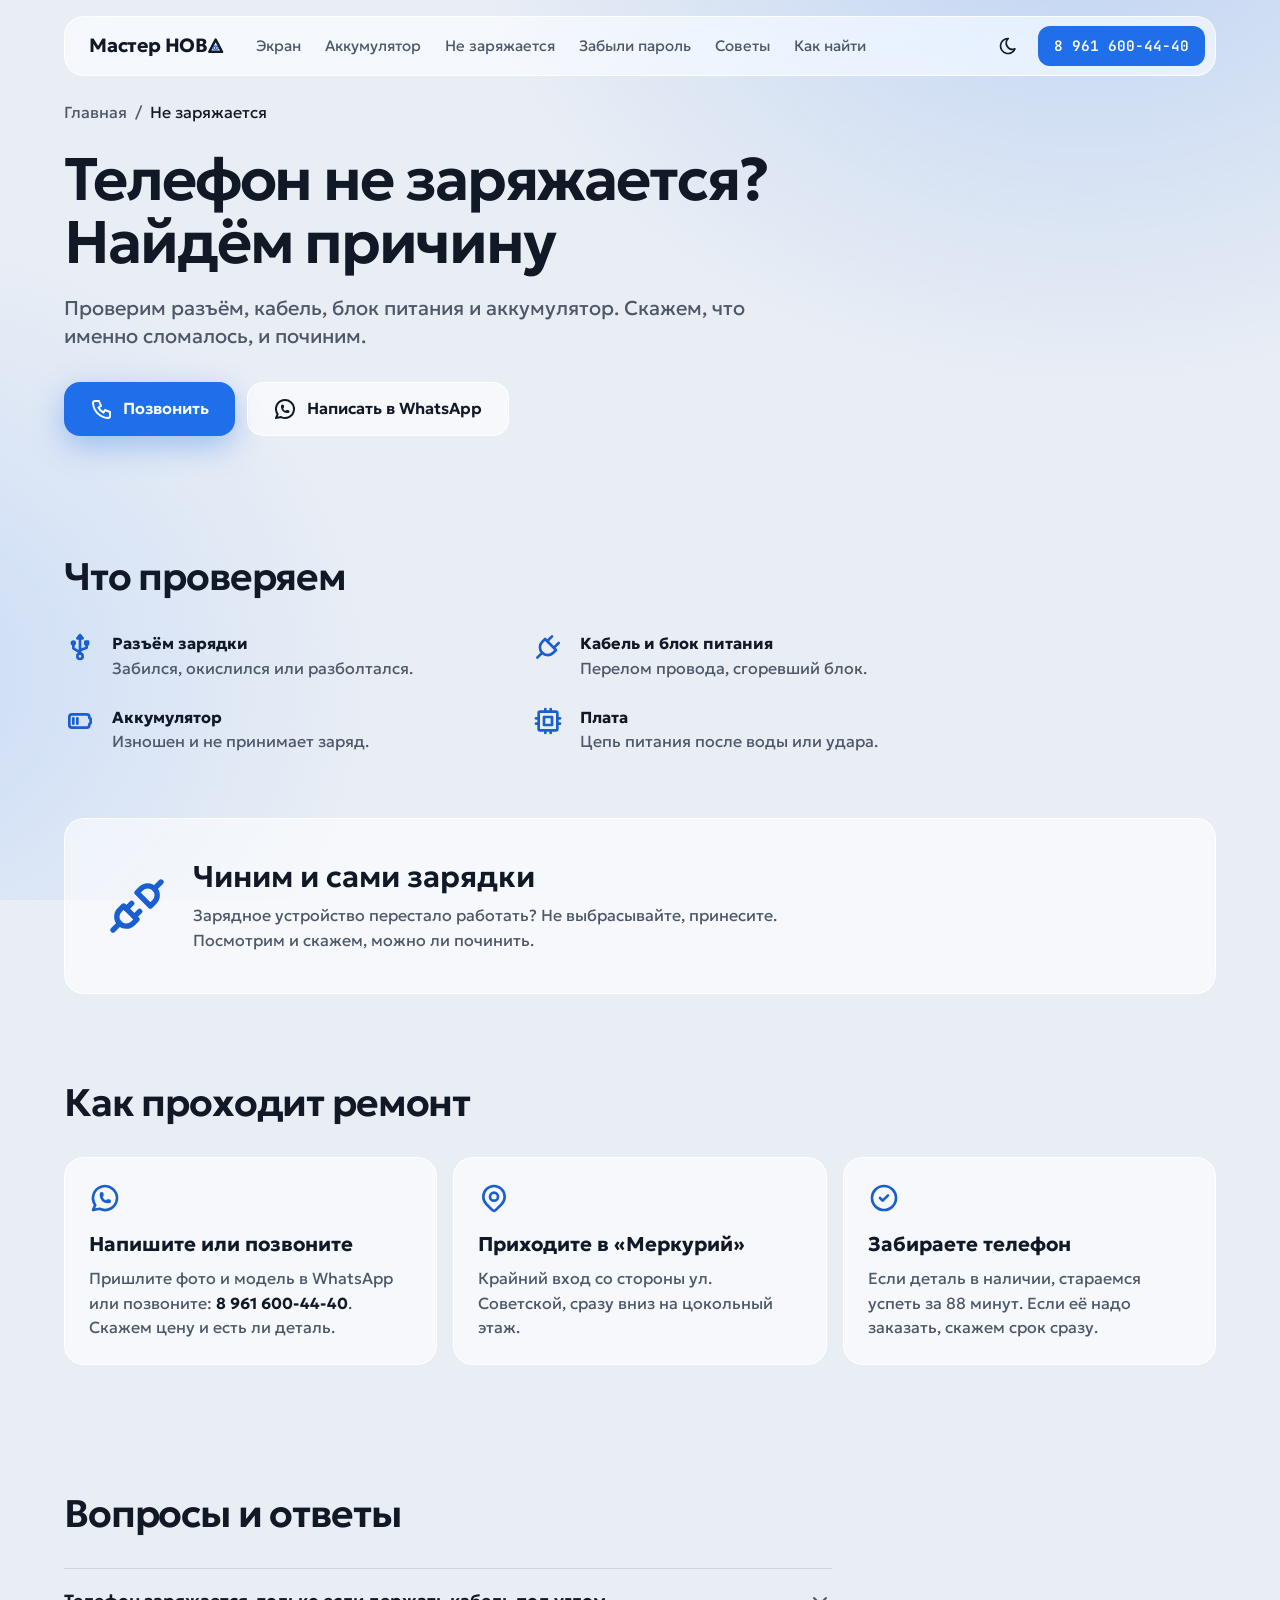
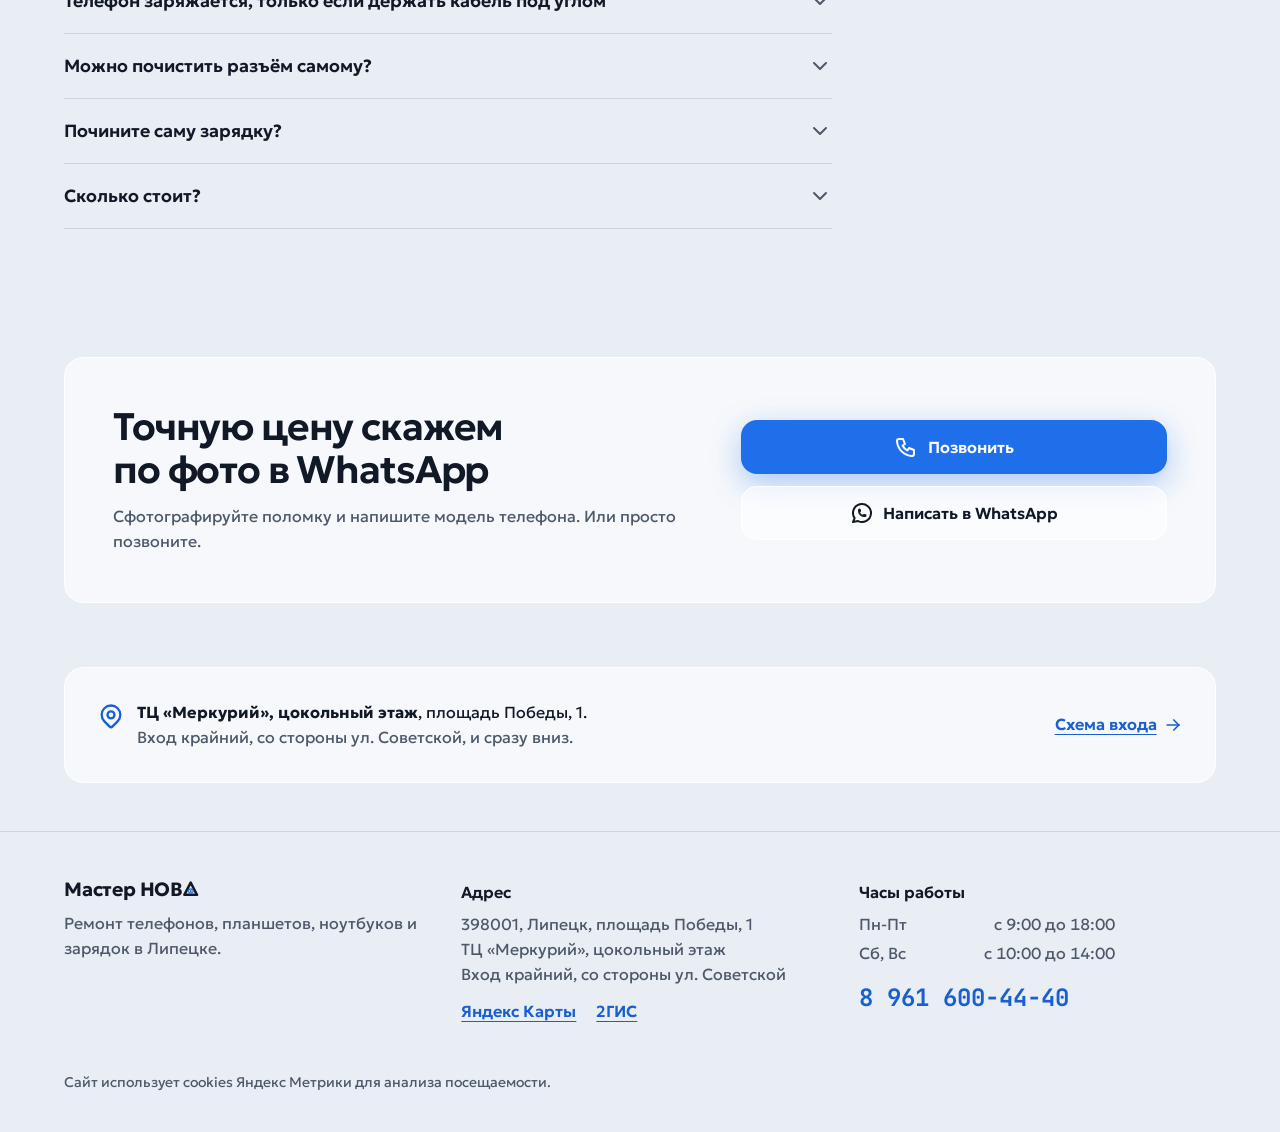
<file: ne-zaryazhaetsya/index.html>
<!doctype html>
<html lang="ru">
<head>
<meta charset="utf-8">
<meta name="viewport" content="width=device-width, initial-scale=1">
<title>Телефон не заряжается: ремонт в Липецке | Мастер НОВА</title>
<meta name="description" content="Телефон не заряжается? Найдём причину: разъём, кабель, блок питания или аккумулятор. Чиним и сами зарядные устройства. ТЦ «Меркурий», Липецк.">
<link rel="canonical" href="https://masternova.ru/ne-zaryazhaetsya/">
<meta name="theme-color" content="#e9eef5">
<script>
// Тема до первой отрисовки: выбор пользователя из localStorage, иначе настройка устройства
(function () {
  var d = document.documentElement, mq = window.matchMedia('(prefers-color-scheme: dark)'), saved = null;
  try { saved = localStorage.getItem('theme'); } catch (e) {}
  window.applyTheme = function (t) {
    d.setAttribute('data-theme', t);
    var m = document.querySelector('meta[name="theme-color"]');
    if (m) m.setAttribute('content', t === 'dark' ? '#080b11' : '#e9eef5');
    var b = document.querySelector('[data-theme-toggle]');
    if (b) b.setAttribute('aria-pressed', t === 'dark' ? 'true' : 'false');
  };
  applyTheme(saved === 'dark' || saved === 'light' ? saved : (mq.matches ? 'dark' : 'light'));
  // Пока посетитель сам не выбрал тему, следуем за устройством
  if (mq.addEventListener) mq.addEventListener('change', function (e) {
    var s = null; try { s = localStorage.getItem('theme'); } catch (x) {}
    if (!s) applyTheme(e.matches ? 'dark' : 'light');
  });
})();
</script>
<meta name="format-detection" content="telephone=no">
<link rel="icon" href="/favicon.ico" sizes="32x32">
<link rel="icon" href="/favicon.svg" type="image/svg+xml">
<link rel="apple-touch-icon" href="/apple-touch-icon.png">
<link rel="preload" href="/fonts/geologica-cyrillic.woff2" as="font" type="font/woff2" crossorigin>
<link rel="stylesheet" href="/assets/styles.css">
<meta property="og:type" content="website">
<meta property="og:locale" content="ru_RU">
<meta property="og:site_name" content="Мастер НОВА">
<meta property="og:title" content="Телефон не заряжается: ремонт в Липецке | Мастер НОВА">
<meta property="og:description" content="Телефон не заряжается? Найдём причину: разъём, кабель, блок питания или аккумулятор. Чиним и сами зарядные устройства. ТЦ «Меркурий», Липецк.">
<meta property="og:url" content="https://masternova.ru/ne-zaryazhaetsya/">
<meta property="og:image" content="https://masternova.ru/og.png">
<meta property="og:image:width" content="1200">
<meta property="og:image:height" content="630">
<meta name="twitter:card" content="summary_large_image">
<script type="application/ld+json">
{
 "@context": "https://schema.org",
 "@graph": [
  {
   "@type": "Service",
   "name": "Ремонт: телефон не заряжается, ремонт зарядных устройств",
   "serviceType": "Ремонт: телефон не заряжается, ремонт зарядных устройств",
   "url": "https://masternova.ru/ne-zaryazhaetsya/",
   "provider": {
    "@id": "https://masternova.ru/#business"
   },
   "areaServed": {
    "@type": "City",
    "name": "Липецк"
   }
  },
  {
   "@type": "LocalBusiness",
   "@id": "https://masternova.ru/#business",
   "name": "Мастер НОВА",
   "alternateName": [
    "Мастер NOVA",
    "Мастер Нова",
    "Мастер-Nova",
    "Мастер-nova"
   ],
   "description": "Ремонт телефонов, планшетов, ноутбуков и зарядных устройств в Липецке, ТЦ «Меркурий», цокольный этаж.",
   "url": "https://masternova.ru/",
   "telephone": "+79616004440",
   "image": "https://masternova.ru/og.png",
   "logo": "https://masternova.ru/favicon.svg",
   "address": {
    "@type": "PostalAddress",
    "streetAddress": "площадь Победы, 1, ТЦ «Меркурий», цокольный этаж",
    "addressLocality": "Липецк",
    "addressRegion": "Липецкая область",
    "postalCode": "398001",
    "addressCountry": "RU"
   },
   "geo": {
    "@type": "GeoCoordinates",
    "latitude": 52.6036,
    "longitude": 39.5748
   },
   "hasMap": "https://yandex.ru/maps/org/master_nova/114632558328/",
   "sameAs": [
    "https://yandex.ru/maps/org/master_nova/114632558328/",
    "https://2gis.ru/lipetsk/firm/7881827628881690"
   ],
   "areaServed": {
    "@type": "City",
    "name": "Липецк"
   },
   "openingHoursSpecification": [
    {
     "@type": "OpeningHoursSpecification",
     "dayOfWeek": [
      "Monday",
      "Tuesday",
      "Wednesday",
      "Thursday",
      "Friday"
     ],
     "opens": "09:00",
     "closes": "18:00"
    },
    {
     "@type": "OpeningHoursSpecification",
     "dayOfWeek": [
      "Saturday",
      "Sunday"
     ],
     "opens": "10:00",
     "closes": "14:00"
    }
   ]
  },
  {
   "@type": "FAQPage",
   "mainEntity": [
    {
     "@type": "Question",
     "name": "Телефон заряжается, только если держать кабель под углом",
     "acceptedAnswer": {
      "@type": "Answer",
      "text": "Обычно дело в разъёме: он забился пылью или разболтался. Иногда хватает чистки, иногда разъём нужно менять. Посмотрим и скажем."
     }
    },
    {
     "@type": "Question",
     "name": "Можно почистить разъём самому?",
     "acceptedAnswer": {
      "@type": "Answer",
      "text": "Аккуратно посветите фонариком и уберите видимый мусор деревянной зубочисткой. Иголки, скрепки и воду не используйте: легко повредить контакты."
     }
    },
    {
     "@type": "Question",
     "name": "Почините саму зарядку?",
     "acceptedAnswer": {
      "@type": "Answer",
      "text": "Да, принесите. Посмотрим блок питания или кабель и скажем, есть ли смысл чинить."
     }
    },
    {
     "@type": "Question",
     "name": "Сколько стоит?",
     "acceptedAnswer": {
      "@type": "Answer",
      "text": "Зависит от причины. Пришлите фото разъёма и модель телефона в WhatsApp, подскажем."
     }
    }
   ]
  },
  {
   "@type": "BreadcrumbList",
   "itemListElement": [
    {
     "@type": "ListItem",
     "position": 1,
     "name": "Главная",
     "item": "https://masternova.ru/"
    },
    {
     "@type": "ListItem",
     "position": 2,
     "name": "Не заряжается",
     "item": "https://masternova.ru/ne-zaryazhaetsya/"
    }
   ]
  }
 ]
}
</script>
</head>
<body class="font-sans antialiased">
<a href="#main" class="sr-only focus:not-sr-only focus:fixed focus:top-3 focus:left-3 focus:z-50 focus:bg-accent focus:text-white focus:px-4 focus:py-2 focus:rounded-box">К содержанию</a>

<header class="sticky top-0 z-40 pt-2 md:pt-4">
  <div class="wrap">
    <div class="glass-blur rounded-[20px] flex h-14 md:h-15 items-center justify-between gap-4 pl-4 pr-1.5 md:pl-6 md:pr-2.5">
      <a href="/" class="logo"><span class="sr-only">Мастер НОВА</span><span aria-hidden="true">Мастер НОВ<svg class="logo-a" viewBox="0 0 24 24" aria-hidden="true" focusable="false"><path d="M12 2.6 21.9 21.6H2.1Z" fill="none" stroke="currentColor" stroke-width="3.9" stroke-linejoin="round"/><path d="M7.3 15.5c1.6-2.2 3.2-3.2 4.7-3.2s3.1 1 4.7 3.2c-1.6 2.2-3.2 3.2-4.7 3.2s-3.1-1-4.7-3.2Z" fill="none" stroke="var(--accent-text)" stroke-width="1.6"/><circle cx="12" cy="15.5" r="1.6" fill="var(--accent-text)"/></svg></span></a>
      <nav aria-label="Основное меню" class="hidden lg:block grow pl-4">
        <ul class="flex items-center gap-6 text-[15px]">
          <li><a class="nav-link" href="/zamena-ekrana/">Экран</a></li>
          <li><a class="nav-link" href="/zamena-akkumulyatora/">Аккумулятор</a></li>
          <li><a class="nav-link" href="/ne-zaryazhaetsya/">Не заряжается</a></li>
          <li><a class="nav-link" href="/zabyli-parol/">Забыли пароль</a></li>
          <li><a class="nav-link" href="/sovety/">Советы</a></li>
          <li><a class="nav-link" href="/#kak-nayti">Как найти</a></li>
        </ul>
      </nav>
      <div class="flex items-center gap-1 md:gap-2">
        <button type="button" class="icon-btn theme-btn" data-theme-toggle aria-label="Тёмная тема" aria-pressed="false"><svg class="i-moon size-5 shrink-0" aria-hidden="true" focusable="false"
  xmlns="http://www.w3.org/2000/svg"
 
 
  viewBox="0 0 24 24"
  fill="none"
  stroke="currentColor"
  stroke-width="2"
  stroke-linecap="round"
  stroke-linejoin="round"
 
>
  <path stroke="none" d="M0 0h24v24H0z" fill="none" />
  <path d="M12 3c.132 0 .263 0 .393 0a7.5 7.5 0 0 0 7.92 12.446a9 9 0 1 1 -8.313 -12.454l0 .008" />
</svg><svg class="i-sun size-5 shrink-0" aria-hidden="true" focusable="false"
  xmlns="http://www.w3.org/2000/svg"
 
 
  viewBox="0 0 24 24"
  fill="none"
  stroke="currentColor"
  stroke-width="2"
  stroke-linecap="round"
  stroke-linejoin="round"
 
>
  <path stroke="none" d="M0 0h24v24H0z" fill="none" />
  <path d="M8 12a4 4 0 1 0 8 0a4 4 0 1 0 -8 0" />
  <path d="M3 12h1m8 -9v1m8 8h1m-9 8v1m-6.4 -15.4l.7 .7m12.1 -.7l-.7 .7m0 11.4l.7 .7m-12.1 -.7l-.7 .7" />
</svg></button>
        <a href="tel:+79616004440" class="hidden md:inline-flex btn btn-call btn-sm font-mono tabular-nums">8 961 600-44-40</a>
        <details class="menu lg:hidden">
          <summary aria-label="Меню" class="menu-btn icon-btn"><svg class="size-6 shrink-0" aria-hidden="true" focusable="false"
  xmlns="http://www.w3.org/2000/svg"
 
 
  viewBox="0 0 24 24"
  fill="none"
  stroke="currentColor"
  stroke-width="2"
  stroke-linecap="round"
  stroke-linejoin="round"
 
>
  <path stroke="none" d="M0 0h24v24H0z" fill="none" />
  <path d="M4 6l16 0" />
  <path d="M4 12l16 0" />
  <path d="M4 18l16 0" />
</svg></summary>
          <nav aria-label="Меню" class="menu-panel">
            <a href="/zamena-ekrana/">Замена экрана</a>
            <a href="/zamena-akkumulyatora/">Аккумулятор</a>
            <a href="/ne-zaryazhaetsya/">Не заряжается</a>
            <a href="/zabyli-parol/">Забыли пароль</a>
            <a href="/sovety/">Советы</a>
            <a href="/#kak-nayti">Как найти</a>
          </nav>
        </details>
      </div>
    </div>
  </div>
</header>

<main id="main">
<nav aria-label="Навигация" class="wrap pt-6 text-base text-muted max-md:text-center"><a href="/" class="hover:text-text underline-offset-4 hover:underline">Главная</a><span aria-hidden="true" class="px-2">/</span><span aria-current="page" class="text-text">Не заряжается</span></nav><section class="wrap pt-6 pb-10 md:pb-14">
  <h1 class="h1 max-w-[22ch]">Телефон не заряжается? Найдём причину</h1>
  <p class="mt-5 text-lg md:text-xl text-muted max-w-[52ch] max-md:text-center max-md:mx-auto">Проверим разъём, кабель, блок питания и аккумулятор. Скажем, что именно сломалось, и починим.</p>
  <div class="mt-8 grid gap-3 sm:flex sm:flex-wrap sm:max-md:justify-center"><a href="tel:+79616004440" class="btn btn-call "><svg class="size-6 shrink-0" aria-hidden="true" focusable="false"
  xmlns="http://www.w3.org/2000/svg"
 
 
  viewBox="0 0 24 24"
  fill="none"
  stroke="currentColor"
  stroke-width="2"
  stroke-linecap="round"
  stroke-linejoin="round"
 
>
  <path stroke="none" d="M0 0h24v24H0z" fill="none" />
  <path d="M5 4h4l2 5l-2.5 1.5a11 11 0 0 0 5 5l1.5 -2.5l5 2v4a2 2 0 0 1 -2 2a16 16 0 0 1 -15 -15a2 2 0 0 1 2 -2" />
</svg><span>Позвонить</span></a><a href="https://wa.me/79616004440" class="btn btn-wa " target="_blank" rel="noopener"><svg class="size-6 shrink-0" aria-hidden="true" focusable="false"
  xmlns="http://www.w3.org/2000/svg"
 
 
  viewBox="0 0 24 24"
  fill="none"
  stroke="currentColor"
  stroke-width="2"
  stroke-linecap="round"
  stroke-linejoin="round"
 
>
  <path stroke="none" d="M0 0h24v24H0z" fill="none" />
  <path d="M3 21l1.65 -3.8a9 9 0 1 1 3.4 2.9l-5.05 .9" />
  <path d="M9 10a.5 .5 0 0 0 1 0v-1a.5 .5 0 0 0 -1 0v1a5 5 0 0 0 5 5h1a.5 .5 0 0 0 0 -1h-1a.5 .5 0 0 0 0 1" />
</svg><span>Написать в WhatsApp</span></a></div>
</section>

<section class="wrap py-12 md:py-16" aria-labelledby="check-title">
  <h2 id="check-title" class="h2">Что проверяем</h2>
  <ul class="mt-8 grid gap-x-10 gap-y-6 md:grid-cols-2 max-w-4xl">
    <li class="flex gap-4"><svg class="size-8 text-accent-text shrink-0" aria-hidden="true" focusable="false"
  xmlns="http://www.w3.org/2000/svg"
 
 
  viewBox="0 0 24 24"
  fill="none"
  stroke="currentColor"
  stroke-width="2"
  stroke-linecap="round"
  stroke-linejoin="round"
 
>
  <path stroke="none" d="M0 0h24v24H0z" fill="none" />
  <path d="M10 19a2 2 0 1 0 4 0a2 2 0 1 0 -4 0" />
  <path d="M12 17v-11.5" />
  <path d="M7 10v3l5 3" />
  <path d="M12 14.5l5 -2v-2.5" />
  <path d="M16 10h2v-2h-2l0 2" />
  <path d="M6 9a1 1 0 1 0 2 0a1 1 0 1 0 -2 0" />
  <path d="M10 5.5h4l-2 -2.5l-2 2.5" />
</svg><span><b>Разъём зарядки</b><span class="block text-muted">Забился, окислился или разболтался.</span></span></li>
    <li class="flex gap-4"><svg class="size-8 text-accent-text shrink-0" aria-hidden="true" focusable="false"
  xmlns="http://www.w3.org/2000/svg"
 
 
  viewBox="0 0 24 24"
  fill="none"
  stroke="currentColor"
  stroke-width="2"
  stroke-linecap="round"
  stroke-linejoin="round"
 
>
  <path stroke="none" d="M0 0h24v24H0z" fill="none" />
  <path d="M9.785 6l8.215 8.215l-2.054 2.054a5.81 5.81 0 1 1 -8.215 -8.215l2.054 -2.054" />
  <path d="M4 20l3.5 -3.5" />
  <path d="M15 4l-3.5 3.5" />
  <path d="M20 9l-3.5 3.5" />
</svg><span><b>Кабель и блок питания</b><span class="block text-muted">Перелом провода, сгоревший блок.</span></span></li>
    <li class="flex gap-4"><svg class="size-8 text-accent-text shrink-0" aria-hidden="true" focusable="false"
  xmlns="http://www.w3.org/2000/svg"
 
 
  viewBox="0 0 24 24"
  fill="none"
  stroke="currentColor"
  stroke-width="2"
  stroke-linecap="round"
  stroke-linejoin="round"
 
>
  <path stroke="none" d="M0 0h24v24H0z" fill="none" />
  <path d="M6 7h11a2 2 0 0 1 2 2v.5a.5 .5 0 0 0 .5 .5a.5 .5 0 0 1 .5 .5v3a.5 .5 0 0 1 -.5 .5a.5 .5 0 0 0 -.5 .5v.5a2 2 0 0 1 -2 2h-11a2 2 0 0 1 -2 -2v-6a2 2 0 0 1 2 -2" />
  <path d="M7 10l0 4" />
  <path d="M10 10l0 4" />
</svg><span><b>Аккумулятор</b><span class="block text-muted">Изношен и не принимает заряд.</span></span></li>
    <li class="flex gap-4"><svg class="size-8 text-accent-text shrink-0" aria-hidden="true" focusable="false"
  xmlns="http://www.w3.org/2000/svg"
 
 
  viewBox="0 0 24 24"
  fill="none"
  stroke="currentColor"
  stroke-width="2"
  stroke-linecap="round"
  stroke-linejoin="round"
 
>
  <path stroke="none" d="M0 0h24v24H0z" fill="none" />
  <path d="M5 6a1 1 0 0 1 1 -1h12a1 1 0 0 1 1 1v12a1 1 0 0 1 -1 1h-12a1 1 0 0 1 -1 -1l0 -12" />
  <path d="M9 9h6v6h-6l0 -6" />
  <path d="M3 10h2" />
  <path d="M3 14h2" />
  <path d="M10 3v2" />
  <path d="M14 3v2" />
  <path d="M21 10h-2" />
  <path d="M21 14h-2" />
  <path d="M14 21v-2" />
  <path d="M10 21v-2" />
</svg><span><b>Плата</b><span class="block text-muted">Цепь питания после воды или удара.</span></span></li>
  </ul>
</section>

<section class="wrap pb-6" aria-labelledby="chargers-title">
  <div class="rounded-box glass p-7 md:p-10 flex flex-col md:flex-row gap-6 md:items-center">
    <svg class="size-16 text-accent-text shrink-0" aria-hidden="true" focusable="false"
  xmlns="http://www.w3.org/2000/svg"
 
 
  viewBox="0 0 24 24"
  fill="none"
  stroke="currentColor"
  stroke-width="2"
  stroke-linecap="round"
  stroke-linejoin="round"
 
>
  <path stroke="none" d="M0 0h24v24H0z" fill="none" />
  <path d="M7 12l5 5l-1.5 1.5a3.536 3.536 0 1 1 -5 -5l1.5 -1.5" />
  <path d="M17 12l-5 -5l1.5 -1.5a3.536 3.536 0 1 1 5 5l-1.5 1.5" />
  <path d="M3 21l2.5 -2.5" />
  <path d="M18.5 5.5l2.5 -2.5" />
  <path d="M10 11l-2 2" />
  <path d="M13 14l-2 2" />
</svg>
    <div>
      <h2 id="chargers-title" class="text-2xl md:text-3xl font-semibold">Чиним и сами зарядки</h2>
      <p class="mt-2 text-muted max-w-[56ch]">Зарядное устройство перестало работать? Не выбрасывайте, принесите. Посмотрим и скажем, можно ли починить.</p>
    </div>
  </div>
</section>


<section class="wrap py-12 md:py-16" aria-labelledby="steps-title">
  <h2 id="steps-title" class="h2">Как проходит ремонт</h2>
  <ol class="mt-8 grid gap-4 md:grid-cols-3"><li class="rounded-box glass p-6"><svg class="size-8 text-accent-text shrink-0" aria-hidden="true" focusable="false"
  xmlns="http://www.w3.org/2000/svg"
 
 
  viewBox="0 0 24 24"
  fill="none"
  stroke="currentColor"
  stroke-width="2"
  stroke-linecap="round"
  stroke-linejoin="round"
 
>
  <path stroke="none" d="M0 0h24v24H0z" fill="none" />
  <path d="M3 21l1.65 -3.8a9 9 0 1 1 3.4 2.9l-5.05 .9" />
  <path d="M9 10a.5 .5 0 0 0 1 0v-1a.5 .5 0 0 0 -1 0v1a5 5 0 0 0 5 5h1a.5 .5 0 0 0 0 -1h-1a.5 .5 0 0 0 0 1" />
</svg>
  <h3 class="mt-4 text-xl font-bold">Напишите или позвоните</h3><p class="mt-2 text-muted">Пришлите фото и модель в WhatsApp или позвоните: <a href="tel:+79616004440" class="whitespace-nowrap font-bold text-text">8 961 600-44-40</a>. Скажем цену и есть ли деталь.</p></li><li class="rounded-box glass p-6"><svg class="size-8 text-accent-text shrink-0" aria-hidden="true" focusable="false"
  xmlns="http://www.w3.org/2000/svg"
 
 
  viewBox="0 0 24 24"
  fill="none"
  stroke="currentColor"
  stroke-width="2"
  stroke-linecap="round"
  stroke-linejoin="round"
 
>
  <path stroke="none" d="M0 0h24v24H0z" fill="none" />
  <path d="M9 11a3 3 0 1 0 6 0a3 3 0 0 0 -6 0" />
  <path d="M17.657 16.657l-4.243 4.243a2 2 0 0 1 -2.827 0l-4.244 -4.243a8 8 0 1 1 11.314 0" />
</svg>
  <h3 class="mt-4 text-xl font-bold">Приходите в «Меркурий»</h3><p class="mt-2 text-muted">Крайний вход со стороны ул. Советской, сразу вниз на цокольный этаж.</p></li><li class="rounded-box glass p-6"><svg class="size-8 text-accent-text shrink-0" aria-hidden="true" focusable="false"
  xmlns="http://www.w3.org/2000/svg"
 
 
  viewBox="0 0 24 24"
  fill="none"
  stroke="currentColor"
  stroke-width="2"
  stroke-linecap="round"
  stroke-linejoin="round"
 
>
  <path stroke="none" d="M0 0h24v24H0z" fill="none" />
  <path d="M3 12a9 9 0 1 0 18 0a9 9 0 1 0 -18 0" />
  <path d="M9 12l2 2l4 -4" />
</svg>
  <h3 class="mt-4 text-xl font-bold">Забираете телефон</h3><p class="mt-2 text-muted">Если деталь в наличии, стараемся успеть за 88 минут. Если её надо заказать, скажем срок сразу.</p></li></ol>
</section>

<section class="wrap py-12 md:py-16" aria-labelledby="faq-title">
  <h2 id="faq-title" class="h2">Вопросы и ответы</h2>
  <div class="mt-8 max-w-3xl divide-y divide-edge border-y border-edge"><details class="faq group">
  <summary><span>Телефон заряжается, только если держать кабель под углом</span><svg class="size-6 text-muted transition-transform group-open:rotate-180 shrink-0" aria-hidden="true" focusable="false"
  xmlns="http://www.w3.org/2000/svg"
 
 
  viewBox="0 0 24 24"
  fill="none"
  stroke="currentColor"
  stroke-width="2"
  stroke-linecap="round"
  stroke-linejoin="round"
 
>
  <path stroke="none" d="M0 0h24v24H0z" fill="none" />
  <path d="M6 9l6 6l6 -6" />
</svg></summary>
  <div class="faq-a">Обычно дело в разъёме: он забился пылью или разболтался. Иногда хватает чистки, иногда разъём нужно менять. Посмотрим и скажем.</div>
</details><details class="faq group">
  <summary><span>Можно почистить разъём самому?</span><svg class="size-6 text-muted transition-transform group-open:rotate-180 shrink-0" aria-hidden="true" focusable="false"
  xmlns="http://www.w3.org/2000/svg"
 
 
  viewBox="0 0 24 24"
  fill="none"
  stroke="currentColor"
  stroke-width="2"
  stroke-linecap="round"
  stroke-linejoin="round"
 
>
  <path stroke="none" d="M0 0h24v24H0z" fill="none" />
  <path d="M6 9l6 6l6 -6" />
</svg></summary>
  <div class="faq-a">Аккуратно посветите фонариком и уберите видимый мусор деревянной зубочисткой. Иголки, скрепки и воду не используйте: легко повредить контакты.</div>
</details><details class="faq group">
  <summary><span>Почините саму зарядку?</span><svg class="size-6 text-muted transition-transform group-open:rotate-180 shrink-0" aria-hidden="true" focusable="false"
  xmlns="http://www.w3.org/2000/svg"
 
 
  viewBox="0 0 24 24"
  fill="none"
  stroke="currentColor"
  stroke-width="2"
  stroke-linecap="round"
  stroke-linejoin="round"
 
>
  <path stroke="none" d="M0 0h24v24H0z" fill="none" />
  <path d="M6 9l6 6l6 -6" />
</svg></summary>
  <div class="faq-a">Да, принесите. Посмотрим блок питания или кабель и скажем, есть ли смысл чинить.</div>
</details><details class="faq group">
  <summary><span>Сколько стоит?</span><svg class="size-6 text-muted transition-transform group-open:rotate-180 shrink-0" aria-hidden="true" focusable="false"
  xmlns="http://www.w3.org/2000/svg"
 
 
  viewBox="0 0 24 24"
  fill="none"
  stroke="currentColor"
  stroke-width="2"
  stroke-linecap="round"
  stroke-linejoin="round"
 
>
  <path stroke="none" d="M0 0h24v24H0z" fill="none" />
  <path d="M6 9l6 6l6 -6" />
</svg></summary>
  <div class="faq-a">Зависит от причины. Пришлите фото разъёма и модель телефона в <a href="https://wa.me/79616004440">WhatsApp</a>, подскажем.</div>
</details></div>
</section>
<section class="wrap py-12 md:py-16" aria-labelledby="cta-title">
  <div class="rounded-box glass px-6 py-10 md:px-12 md:py-12 grid gap-8 md:grid-cols-[1.4fr_1fr] md:items-center">
    <div class="max-md:text-center">
      <h2 id="cta-title" class="h2">Точную цену скажем по фото в WhatsApp</h2>
      <p class="mt-3 text-muted max-w-[52ch] max-md:mx-auto">Сфотографируйте поломку и напишите модель телефона. Или просто позвоните.</p>
    </div>
    <div class="grid gap-3 sm:grid-cols-2 md:grid-cols-1"><a href="tel:+79616004440" class="btn btn-call "><svg class="size-6 shrink-0" aria-hidden="true" focusable="false"
  xmlns="http://www.w3.org/2000/svg"
 
 
  viewBox="0 0 24 24"
  fill="none"
  stroke="currentColor"
  stroke-width="2"
  stroke-linecap="round"
  stroke-linejoin="round"
 
>
  <path stroke="none" d="M0 0h24v24H0z" fill="none" />
  <path d="M5 4h4l2 5l-2.5 1.5a11 11 0 0 0 5 5l1.5 -2.5l5 2v4a2 2 0 0 1 -2 2a16 16 0 0 1 -15 -15a2 2 0 0 1 2 -2" />
</svg><span>Позвонить</span></a><a href="https://wa.me/79616004440" class="btn btn-wa " target="_blank" rel="noopener"><svg class="size-6 shrink-0" aria-hidden="true" focusable="false"
  xmlns="http://www.w3.org/2000/svg"
 
 
  viewBox="0 0 24 24"
  fill="none"
  stroke="currentColor"
  stroke-width="2"
  stroke-linecap="round"
  stroke-linejoin="round"
 
>
  <path stroke="none" d="M0 0h24v24H0z" fill="none" />
  <path d="M3 21l1.65 -3.8a9 9 0 1 1 3.4 2.9l-5.05 .9" />
  <path d="M9 10a.5 .5 0 0 0 1 0v-1a.5 .5 0 0 0 -1 0v1a5 5 0 0 0 5 5h1a.5 .5 0 0 0 0 -1h-1a.5 .5 0 0 0 0 1" />
</svg><span>Написать в WhatsApp</span></a></div>
  </div>
</section>
<section class="wrap pb-6" aria-label="Как нас найти">
  <div class="rounded-box glass p-6 md:p-8 flex flex-col md:flex-row gap-6 md:items-center md:justify-between">
    <p class="flex gap-3 items-start"><svg class="size-7 text-accent-text mt-0.5 shrink-0" aria-hidden="true" focusable="false"
  xmlns="http://www.w3.org/2000/svg"
 
 
  viewBox="0 0 24 24"
  fill="none"
  stroke="currentColor"
  stroke-width="2"
  stroke-linecap="round"
  stroke-linejoin="round"
 
>
  <path stroke="none" d="M0 0h24v24H0z" fill="none" />
  <path d="M9 11a3 3 0 1 0 6 0a3 3 0 0 0 -6 0" />
  <path d="M17.657 16.657l-4.243 4.243a2 2 0 0 1 -2.827 0l-4.244 -4.243a8 8 0 1 1 11.314 0" />
</svg>
      <span><b>ТЦ «Меркурий», цокольный этаж</b>, площадь Победы, 1.<br>
      <span class="text-muted">Вход крайний, со стороны ул. Советской, и сразу вниз.</span></span></p>
    <a href="/#kak-nayti" class="link-arrow whitespace-nowrap">Схема входа <svg class="size-5 shrink-0" aria-hidden="true" focusable="false"
  xmlns="http://www.w3.org/2000/svg"
 
 
  viewBox="0 0 24 24"
  fill="none"
  stroke="currentColor"
  stroke-width="2"
  stroke-linecap="round"
  stroke-linejoin="round"
 
>
  <path stroke="none" d="M0 0h24v24H0z" fill="none" />
  <path d="M5 12l14 0" />
  <path d="M13 18l6 -6" />
  <path d="M13 6l6 6" />
</svg></a>
  </div>
</section>
</main>

<footer class="border-t border-edge mt-6 pb-28 md:pb-10">
  <div class="wrap grid gap-10 py-12 md:grid-cols-3 max-md:text-center">
    <div>
      <p class="logo"><span class="sr-only">Мастер НОВА</span><span aria-hidden="true">Мастер НОВ<svg class="logo-a" viewBox="0 0 24 24" aria-hidden="true" focusable="false"><path d="M12 2.6 21.9 21.6H2.1Z" fill="none" stroke="currentColor" stroke-width="3.9" stroke-linejoin="round"/><path d="M7.3 15.5c1.6-2.2 3.2-3.2 4.7-3.2s3.1 1 4.7 3.2c-1.6 2.2-3.2 3.2-4.7 3.2s-3.1-1-4.7-3.2Z" fill="none" stroke="var(--accent-text)" stroke-width="1.6"/><circle cx="12" cy="15.5" r="1.6" fill="var(--accent-text)"/></svg></span></p>
      <p class="mt-3 text-muted">Ремонт телефонов, планшетов, ноутбуков и зарядок в Липецке.</p>
    </div>
    <div>
      <p class="font-semibold">Адрес</p>
      <address class="not-italic mt-2 text-muted">398001, Липецк, площадь Победы, 1<br>ТЦ «Меркурий», цокольный этаж<br>Вход крайний, со стороны ул. Советской</address>
      <p class="mt-3 flex flex-wrap gap-x-5 gap-y-2 max-md:justify-center">
        <a href="https://yandex.ru/maps/org/master_nova/114632558328/" class="link-arrow" target="_blank" rel="noopener">Яндекс Карты</a>
        <a href="https://2gis.ru/lipetsk/firm/7881827628881690" class="link-arrow" target="_blank" rel="noopener">2ГИС</a>
      </p>
    </div>
    <div>
      <p class="font-semibold">Часы работы</p>
      <dl class="mt-2 text-muted max-w-64 grid gap-1 max-md:mx-auto"><div class="flex justify-between gap-4"><dt>Пн-Пт</dt><dd class="tabular-nums">с 9:00 до 18:00</dd></div><div class="flex justify-between gap-4"><dt>Сб, Вс</dt><dd class="tabular-nums">с 10:00 до 14:00</dd></div></dl>
      <p class="mt-4"><a href="tel:+79616004440" class="font-mono text-2xl font-bold tabular-nums text-accent-text hover:text-text">8 961 600-44-40</a></p>
    </div>
  </div>
  <p class="wrap text-sm text-muted max-md:text-center">Сайт использует cookies Яндекс Метрики для анализа посещаемости.</p>
</footer>

<div class="fixed inset-x-0 bottom-0 z-40 p-2 md:hidden" role="region" aria-label="Связаться">
  <div class="glass-blur rounded-[20px] grid grid-cols-2 gap-2 p-2">
    <a href="tel:+79616004440" class="btn btn-call !min-h-12 !shadow-none"><svg class="size-5 shrink-0" aria-hidden="true" focusable="false"
  xmlns="http://www.w3.org/2000/svg"
 
 
  viewBox="0 0 24 24"
  fill="none"
  stroke="currentColor"
  stroke-width="2"
  stroke-linecap="round"
  stroke-linejoin="round"
 
>
  <path stroke="none" d="M0 0h24v24H0z" fill="none" />
  <path d="M5 4h4l2 5l-2.5 1.5a11 11 0 0 0 5 5l1.5 -2.5l5 2v4a2 2 0 0 1 -2 2a16 16 0 0 1 -15 -15a2 2 0 0 1 2 -2" />
</svg><span>Позвонить</span></a>
    <a href="https://wa.me/79616004440" class="btn btn-wa !min-h-12" target="_blank" rel="noopener"><svg class="size-5 shrink-0" aria-hidden="true" focusable="false"
  xmlns="http://www.w3.org/2000/svg"
 
 
  viewBox="0 0 24 24"
  fill="none"
  stroke="currentColor"
  stroke-width="2"
  stroke-linecap="round"
  stroke-linejoin="round"
 
>
  <path stroke="none" d="M0 0h24v24H0z" fill="none" />
  <path d="M3 21l1.65 -3.8a9 9 0 1 1 3.4 2.9l-5.05 .9" />
  <path d="M9 10a.5 .5 0 0 0 1 0v-1a.5 .5 0 0 0 -1 0v1a5 5 0 0 0 5 5h1a.5 .5 0 0 0 0 -1h-1a.5 .5 0 0 0 0 1" />
</svg><span>WhatsApp</span></a>
  </div>
</div>

<script>
// Переключатель темы: выбор запоминаем, дальше он важнее настройки устройства
(function () {
  var b = document.querySelector('[data-theme-toggle]'); if (!b || !window.applyTheme) return;
  applyTheme(document.documentElement.getAttribute('data-theme'));
  b.addEventListener('click', function () {
    var t = document.documentElement.getAttribute('data-theme') === 'dark' ? 'light' : 'dark';
    applyTheme(t);
    try { localStorage.setItem('theme', t); } catch (e) {}
  });
})();
// Цели Метрики: один обработчик на все ссылки, распознаём по href
(function () {
  function goal(id) { if (typeof ym === 'function') ym(window.YM_ID, 'reachGoal', id); }
  document.addEventListener('click', function (e) {
    var a = e.target.closest('a[href]'); if (!a) return;
    var h = a.getAttribute('href') || '';
    if (h.indexOf('tel:') === 0) { goal('click_phone'); return; }
    if (h.indexOf('wa.me/') !== -1) { goal('click_whatsapp'); goal('click_messenger_any'); return; }
    if (h.indexOf('yandex.ru/maps') !== -1 || h.indexOf('2gis.ru') !== -1) { goal('click_route'); }
  });
})();
</script>
<script>
window.YM_ID=113524409;
window.addEventListener('load',function(){setTimeout(function(){
(function(m,e,t,r,i,k,a){m[i]=m[i]||function(){(m[i].a=m[i].a||[]).push(arguments)};m[i].l=1*new Date();
k=e.createElement(t),a=e.getElementsByTagName(t)[0],k.async=1,k.src=r,a.parentNode.insertBefore(k,a)})
(window,document,'script','https://mc.yandex.ru/metrika/tag.js?id=113524409','ym');
ym(113524409,'init',{ssr:true,clickmap:true,trackLinks:true,accurateTrackBounce:true,referrer:document.referrer,url:location.href});
},1500)});
</script>
<noscript><div><img src="https://mc.yandex.ru/watch/113524409" style="position:absolute;left:-9999px" alt=""></div></noscript>
</body>
</html>
</file>
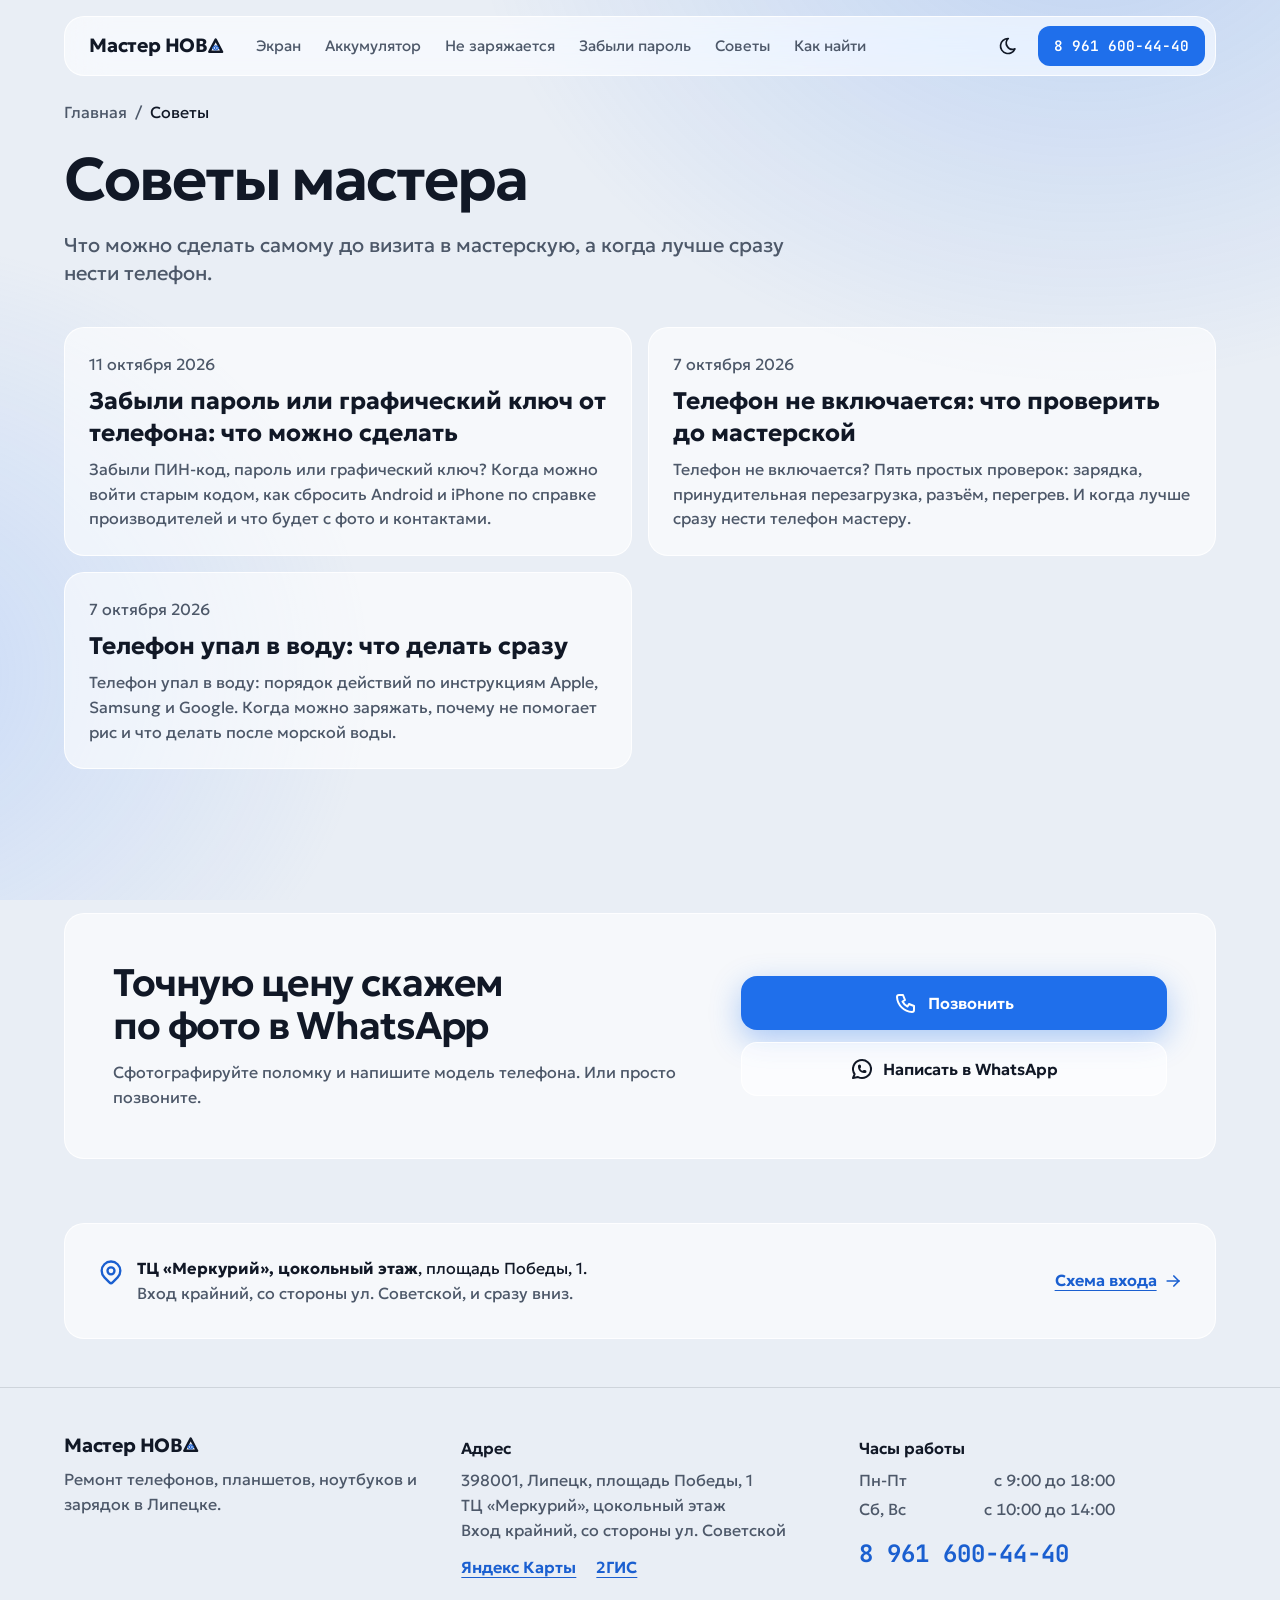
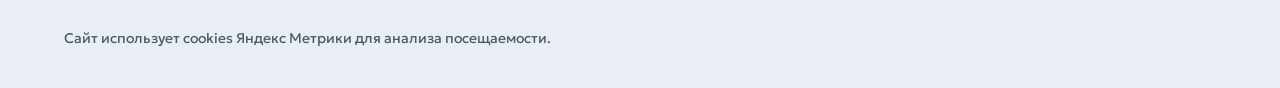
<file: sovety/index.html>
<!doctype html>
<html lang="ru">
<head>
<meta charset="utf-8">
<meta name="viewport" content="width=device-width, initial-scale=1">
<title>Советы мастера по ремонту телефонов | Мастер НОВА, Липецк</title>
<meta name="description" content="Советы мастера из ТЦ «Меркурий»: что делать, если телефон не включается, упал в воду, не заряжается или вы забыли пароль, и когда пора нести его в мастерскую.">
<link rel="canonical" href="https://masternova.ru/sovety/">
<meta name="theme-color" content="#e9eef5">
<script>
// Тема до первой отрисовки: выбор пользователя из localStorage, иначе настройка устройства
(function () {
  var d = document.documentElement, mq = window.matchMedia('(prefers-color-scheme: dark)'), saved = null;
  try { saved = localStorage.getItem('theme'); } catch (e) {}
  window.applyTheme = function (t) {
    d.setAttribute('data-theme', t);
    var m = document.querySelector('meta[name="theme-color"]');
    if (m) m.setAttribute('content', t === 'dark' ? '#080b11' : '#e9eef5');
    var b = document.querySelector('[data-theme-toggle]');
    if (b) b.setAttribute('aria-pressed', t === 'dark' ? 'true' : 'false');
  };
  applyTheme(saved === 'dark' || saved === 'light' ? saved : (mq.matches ? 'dark' : 'light'));
  // Пока посетитель сам не выбрал тему, следуем за устройством
  if (mq.addEventListener) mq.addEventListener('change', function (e) {
    var s = null; try { s = localStorage.getItem('theme'); } catch (x) {}
    if (!s) applyTheme(e.matches ? 'dark' : 'light');
  });
})();
</script>
<meta name="format-detection" content="telephone=no">
<link rel="icon" href="/favicon.ico" sizes="32x32">
<link rel="icon" href="/favicon.svg" type="image/svg+xml">
<link rel="apple-touch-icon" href="/apple-touch-icon.png">
<link rel="preload" href="/fonts/geologica-cyrillic.woff2" as="font" type="font/woff2" crossorigin>
<link rel="stylesheet" href="/assets/styles.css">
<meta property="og:type" content="website">
<meta property="og:locale" content="ru_RU">
<meta property="og:site_name" content="Мастер НОВА">
<meta property="og:title" content="Советы мастера по ремонту телефонов | Мастер НОВА, Липецк">
<meta property="og:description" content="Советы мастера из ТЦ «Меркурий»: что делать, если телефон не включается, упал в воду, не заряжается или вы забыли пароль, и когда пора нести его в мастерскую.">
<meta property="og:url" content="https://masternova.ru/sovety/">
<meta property="og:image" content="https://masternova.ru/og.png">
<meta property="og:image:width" content="1200">
<meta property="og:image:height" content="630">
<meta name="twitter:card" content="summary_large_image">
<script type="application/ld+json">
{
 "@context": "https://schema.org",
 "@graph": [
  {
   "@type": "BreadcrumbList",
   "itemListElement": [
    {
     "@type": "ListItem",
     "position": 1,
     "name": "Главная",
     "item": "https://masternova.ru/"
    },
    {
     "@type": "ListItem",
     "position": 2,
     "name": "Советы",
     "item": "https://masternova.ru/sovety/"
    }
   ]
  }
 ]
}
</script>
</head>
<body class="font-sans antialiased">
<a href="#main" class="sr-only focus:not-sr-only focus:fixed focus:top-3 focus:left-3 focus:z-50 focus:bg-accent focus:text-white focus:px-4 focus:py-2 focus:rounded-box">К содержанию</a>

<header class="sticky top-0 z-40 pt-2 md:pt-4">
  <div class="wrap">
    <div class="glass-blur rounded-[20px] flex h-14 md:h-15 items-center justify-between gap-4 pl-4 pr-1.5 md:pl-6 md:pr-2.5">
      <a href="/" class="logo"><span class="sr-only">Мастер НОВА</span><span aria-hidden="true">Мастер НОВ<svg class="logo-a" viewBox="0 0 24 24" aria-hidden="true" focusable="false"><path d="M12 2.6 21.9 21.6H2.1Z" fill="none" stroke="currentColor" stroke-width="3.9" stroke-linejoin="round"/><path d="M7.3 15.5c1.6-2.2 3.2-3.2 4.7-3.2s3.1 1 4.7 3.2c-1.6 2.2-3.2 3.2-4.7 3.2s-3.1-1-4.7-3.2Z" fill="none" stroke="var(--accent-text)" stroke-width="1.6"/><circle cx="12" cy="15.5" r="1.6" fill="var(--accent-text)"/></svg></span></a>
      <nav aria-label="Основное меню" class="hidden lg:block grow pl-4">
        <ul class="flex items-center gap-6 text-[15px]">
          <li><a class="nav-link" href="/zamena-ekrana/">Экран</a></li>
          <li><a class="nav-link" href="/zamena-akkumulyatora/">Аккумулятор</a></li>
          <li><a class="nav-link" href="/ne-zaryazhaetsya/">Не заряжается</a></li>
          <li><a class="nav-link" href="/zabyli-parol/">Забыли пароль</a></li>
          <li><a class="nav-link" href="/sovety/">Советы</a></li>
          <li><a class="nav-link" href="/#kak-nayti">Как найти</a></li>
        </ul>
      </nav>
      <div class="flex items-center gap-1 md:gap-2">
        <button type="button" class="icon-btn theme-btn" data-theme-toggle aria-label="Тёмная тема" aria-pressed="false"><svg class="i-moon size-5 shrink-0" aria-hidden="true" focusable="false"
  xmlns="http://www.w3.org/2000/svg"
 
 
  viewBox="0 0 24 24"
  fill="none"
  stroke="currentColor"
  stroke-width="2"
  stroke-linecap="round"
  stroke-linejoin="round"
 
>
  <path stroke="none" d="M0 0h24v24H0z" fill="none" />
  <path d="M12 3c.132 0 .263 0 .393 0a7.5 7.5 0 0 0 7.92 12.446a9 9 0 1 1 -8.313 -12.454l0 .008" />
</svg><svg class="i-sun size-5 shrink-0" aria-hidden="true" focusable="false"
  xmlns="http://www.w3.org/2000/svg"
 
 
  viewBox="0 0 24 24"
  fill="none"
  stroke="currentColor"
  stroke-width="2"
  stroke-linecap="round"
  stroke-linejoin="round"
 
>
  <path stroke="none" d="M0 0h24v24H0z" fill="none" />
  <path d="M8 12a4 4 0 1 0 8 0a4 4 0 1 0 -8 0" />
  <path d="M3 12h1m8 -9v1m8 8h1m-9 8v1m-6.4 -15.4l.7 .7m12.1 -.7l-.7 .7m0 11.4l.7 .7m-12.1 -.7l-.7 .7" />
</svg></button>
        <a href="tel:+79616004440" class="hidden md:inline-flex btn btn-call btn-sm font-mono tabular-nums">8 961 600-44-40</a>
        <details class="menu lg:hidden">
          <summary aria-label="Меню" class="menu-btn icon-btn"><svg class="size-6 shrink-0" aria-hidden="true" focusable="false"
  xmlns="http://www.w3.org/2000/svg"
 
 
  viewBox="0 0 24 24"
  fill="none"
  stroke="currentColor"
  stroke-width="2"
  stroke-linecap="round"
  stroke-linejoin="round"
 
>
  <path stroke="none" d="M0 0h24v24H0z" fill="none" />
  <path d="M4 6l16 0" />
  <path d="M4 12l16 0" />
  <path d="M4 18l16 0" />
</svg></summary>
          <nav aria-label="Меню" class="menu-panel">
            <a href="/zamena-ekrana/">Замена экрана</a>
            <a href="/zamena-akkumulyatora/">Аккумулятор</a>
            <a href="/ne-zaryazhaetsya/">Не заряжается</a>
            <a href="/zabyli-parol/">Забыли пароль</a>
            <a href="/sovety/">Советы</a>
            <a href="/#kak-nayti">Как найти</a>
          </nav>
        </details>
      </div>
    </div>
  </div>
</header>

<main id="main">
<nav aria-label="Навигация" class="wrap pt-6 text-base text-muted max-md:text-center"><a href="/" class="hover:text-text underline-offset-4 hover:underline">Главная</a><span aria-hidden="true" class="px-2">/</span><span aria-current="page" class="text-text">Советы</span></nav><section class="wrap pt-6 pb-14 md:pb-20">
  <h1 class="h1">Советы мастера</h1>
  <p class="mt-5 text-lg md:text-xl text-muted max-w-[52ch] max-md:text-center max-md:mx-auto">Что можно сделать самому до визита в мастерскую, а когда лучше сразу нести телефон.</p>
  <div class="mt-10"><ul class="grid gap-4 md:grid-cols-2"><li><a href="/sovety/zabyl-parol-telefona/" class="article-card group">
  <span class="text-muted text-base">11 октября 2026</span>
  <span class="block mt-2 text-xl md:text-2xl font-bold group-hover:text-accent-text">Забыли пароль или графический ключ от телефона: что можно сделать</span>
  <span class="block mt-2 text-muted">Забыли ПИН-код, пароль или графический ключ? Когда можно войти старым кодом, как сбросить Android и iPhone по справке производителей и что будет с фото и контактами.</span>
</a></li><li><a href="/sovety/telefon-ne-vklyuchaetsya/" class="article-card group">
  <span class="text-muted text-base">7 октября 2026</span>
  <span class="block mt-2 text-xl md:text-2xl font-bold group-hover:text-accent-text">Телефон не включается: что проверить до мастерской</span>
  <span class="block mt-2 text-muted">Телефон не включается? Пять простых проверок: зарядка, принудительная перезагрузка, разъём, перегрев. И когда лучше сразу нести телефон мастеру.</span>
</a></li><li><a href="/sovety/telefon-upal-v-vodu/" class="article-card group">
  <span class="text-muted text-base">7 октября 2026</span>
  <span class="block mt-2 text-xl md:text-2xl font-bold group-hover:text-accent-text">Телефон упал в воду: что делать сразу</span>
  <span class="block mt-2 text-muted">Телефон упал в воду: порядок действий по инструкциям Apple, Samsung и Google. Когда можно заряжать, почему не помогает рис и что делать после морской воды.</span>
</a></li></ul></div>
</section>

<section class="wrap py-12 md:py-16" aria-labelledby="cta-title">
  <div class="rounded-box glass px-6 py-10 md:px-12 md:py-12 grid gap-8 md:grid-cols-[1.4fr_1fr] md:items-center">
    <div class="max-md:text-center">
      <h2 id="cta-title" class="h2">Точную цену скажем по фото в WhatsApp</h2>
      <p class="mt-3 text-muted max-w-[52ch] max-md:mx-auto">Сфотографируйте поломку и напишите модель телефона. Или просто позвоните.</p>
    </div>
    <div class="grid gap-3 sm:grid-cols-2 md:grid-cols-1"><a href="tel:+79616004440" class="btn btn-call "><svg class="size-6 shrink-0" aria-hidden="true" focusable="false"
  xmlns="http://www.w3.org/2000/svg"
 
 
  viewBox="0 0 24 24"
  fill="none"
  stroke="currentColor"
  stroke-width="2"
  stroke-linecap="round"
  stroke-linejoin="round"
 
>
  <path stroke="none" d="M0 0h24v24H0z" fill="none" />
  <path d="M5 4h4l2 5l-2.5 1.5a11 11 0 0 0 5 5l1.5 -2.5l5 2v4a2 2 0 0 1 -2 2a16 16 0 0 1 -15 -15a2 2 0 0 1 2 -2" />
</svg><span>Позвонить</span></a><a href="https://wa.me/79616004440" class="btn btn-wa " target="_blank" rel="noopener"><svg class="size-6 shrink-0" aria-hidden="true" focusable="false"
  xmlns="http://www.w3.org/2000/svg"
 
 
  viewBox="0 0 24 24"
  fill="none"
  stroke="currentColor"
  stroke-width="2"
  stroke-linecap="round"
  stroke-linejoin="round"
 
>
  <path stroke="none" d="M0 0h24v24H0z" fill="none" />
  <path d="M3 21l1.65 -3.8a9 9 0 1 1 3.4 2.9l-5.05 .9" />
  <path d="M9 10a.5 .5 0 0 0 1 0v-1a.5 .5 0 0 0 -1 0v1a5 5 0 0 0 5 5h1a.5 .5 0 0 0 0 -1h-1a.5 .5 0 0 0 0 1" />
</svg><span>Написать в WhatsApp</span></a></div>
  </div>
</section>

<section class="wrap pb-6" aria-label="Как нас найти">
  <div class="rounded-box glass p-6 md:p-8 flex flex-col md:flex-row gap-6 md:items-center md:justify-between">
    <p class="flex gap-3 items-start"><svg class="size-7 text-accent-text mt-0.5 shrink-0" aria-hidden="true" focusable="false"
  xmlns="http://www.w3.org/2000/svg"
 
 
  viewBox="0 0 24 24"
  fill="none"
  stroke="currentColor"
  stroke-width="2"
  stroke-linecap="round"
  stroke-linejoin="round"
 
>
  <path stroke="none" d="M0 0h24v24H0z" fill="none" />
  <path d="M9 11a3 3 0 1 0 6 0a3 3 0 0 0 -6 0" />
  <path d="M17.657 16.657l-4.243 4.243a2 2 0 0 1 -2.827 0l-4.244 -4.243a8 8 0 1 1 11.314 0" />
</svg>
      <span><b>ТЦ «Меркурий», цокольный этаж</b>, площадь Победы, 1.<br>
      <span class="text-muted">Вход крайний, со стороны ул. Советской, и сразу вниз.</span></span></p>
    <a href="/#kak-nayti" class="link-arrow whitespace-nowrap">Схема входа <svg class="size-5 shrink-0" aria-hidden="true" focusable="false"
  xmlns="http://www.w3.org/2000/svg"
 
 
  viewBox="0 0 24 24"
  fill="none"
  stroke="currentColor"
  stroke-width="2"
  stroke-linecap="round"
  stroke-linejoin="round"
 
>
  <path stroke="none" d="M0 0h24v24H0z" fill="none" />
  <path d="M5 12l14 0" />
  <path d="M13 18l6 -6" />
  <path d="M13 6l6 6" />
</svg></a>
  </div>
</section>

</main>

<footer class="border-t border-edge mt-6 pb-28 md:pb-10">
  <div class="wrap grid gap-10 py-12 md:grid-cols-3 max-md:text-center">
    <div>
      <p class="logo"><span class="sr-only">Мастер НОВА</span><span aria-hidden="true">Мастер НОВ<svg class="logo-a" viewBox="0 0 24 24" aria-hidden="true" focusable="false"><path d="M12 2.6 21.9 21.6H2.1Z" fill="none" stroke="currentColor" stroke-width="3.9" stroke-linejoin="round"/><path d="M7.3 15.5c1.6-2.2 3.2-3.2 4.7-3.2s3.1 1 4.7 3.2c-1.6 2.2-3.2 3.2-4.7 3.2s-3.1-1-4.7-3.2Z" fill="none" stroke="var(--accent-text)" stroke-width="1.6"/><circle cx="12" cy="15.5" r="1.6" fill="var(--accent-text)"/></svg></span></p>
      <p class="mt-3 text-muted">Ремонт телефонов, планшетов, ноутбуков и зарядок в Липецке.</p>
    </div>
    <div>
      <p class="font-semibold">Адрес</p>
      <address class="not-italic mt-2 text-muted">398001, Липецк, площадь Победы, 1<br>ТЦ «Меркурий», цокольный этаж<br>Вход крайний, со стороны ул. Советской</address>
      <p class="mt-3 flex flex-wrap gap-x-5 gap-y-2 max-md:justify-center">
        <a href="https://yandex.ru/maps/org/master_nova/114632558328/" class="link-arrow" target="_blank" rel="noopener">Яндекс Карты</a>
        <a href="https://2gis.ru/lipetsk/firm/7881827628881690" class="link-arrow" target="_blank" rel="noopener">2ГИС</a>
      </p>
    </div>
    <div>
      <p class="font-semibold">Часы работы</p>
      <dl class="mt-2 text-muted max-w-64 grid gap-1 max-md:mx-auto"><div class="flex justify-between gap-4"><dt>Пн-Пт</dt><dd class="tabular-nums">с 9:00 до 18:00</dd></div><div class="flex justify-between gap-4"><dt>Сб, Вс</dt><dd class="tabular-nums">с 10:00 до 14:00</dd></div></dl>
      <p class="mt-4"><a href="tel:+79616004440" class="font-mono text-2xl font-bold tabular-nums text-accent-text hover:text-text">8 961 600-44-40</a></p>
    </div>
  </div>
  <p class="wrap text-sm text-muted max-md:text-center">Сайт использует cookies Яндекс Метрики для анализа посещаемости.</p>
</footer>

<div class="fixed inset-x-0 bottom-0 z-40 p-2 md:hidden" role="region" aria-label="Связаться">
  <div class="glass-blur rounded-[20px] grid grid-cols-2 gap-2 p-2">
    <a href="tel:+79616004440" class="btn btn-call !min-h-12 !shadow-none"><svg class="size-5 shrink-0" aria-hidden="true" focusable="false"
  xmlns="http://www.w3.org/2000/svg"
 
 
  viewBox="0 0 24 24"
  fill="none"
  stroke="currentColor"
  stroke-width="2"
  stroke-linecap="round"
  stroke-linejoin="round"
 
>
  <path stroke="none" d="M0 0h24v24H0z" fill="none" />
  <path d="M5 4h4l2 5l-2.5 1.5a11 11 0 0 0 5 5l1.5 -2.5l5 2v4a2 2 0 0 1 -2 2a16 16 0 0 1 -15 -15a2 2 0 0 1 2 -2" />
</svg><span>Позвонить</span></a>
    <a href="https://wa.me/79616004440" class="btn btn-wa !min-h-12" target="_blank" rel="noopener"><svg class="size-5 shrink-0" aria-hidden="true" focusable="false"
  xmlns="http://www.w3.org/2000/svg"
 
 
  viewBox="0 0 24 24"
  fill="none"
  stroke="currentColor"
  stroke-width="2"
  stroke-linecap="round"
  stroke-linejoin="round"
 
>
  <path stroke="none" d="M0 0h24v24H0z" fill="none" />
  <path d="M3 21l1.65 -3.8a9 9 0 1 1 3.4 2.9l-5.05 .9" />
  <path d="M9 10a.5 .5 0 0 0 1 0v-1a.5 .5 0 0 0 -1 0v1a5 5 0 0 0 5 5h1a.5 .5 0 0 0 0 -1h-1a.5 .5 0 0 0 0 1" />
</svg><span>WhatsApp</span></a>
  </div>
</div>

<script>
// Переключатель темы: выбор запоминаем, дальше он важнее настройки устройства
(function () {
  var b = document.querySelector('[data-theme-toggle]'); if (!b || !window.applyTheme) return;
  applyTheme(document.documentElement.getAttribute('data-theme'));
  b.addEventListener('click', function () {
    var t = document.documentElement.getAttribute('data-theme') === 'dark' ? 'light' : 'dark';
    applyTheme(t);
    try { localStorage.setItem('theme', t); } catch (e) {}
  });
})();
// Цели Метрики: один обработчик на все ссылки, распознаём по href
(function () {
  function goal(id) { if (typeof ym === 'function') ym(window.YM_ID, 'reachGoal', id); }
  document.addEventListener('click', function (e) {
    var a = e.target.closest('a[href]'); if (!a) return;
    var h = a.getAttribute('href') || '';
    if (h.indexOf('tel:') === 0) { goal('click_phone'); return; }
    if (h.indexOf('wa.me/') !== -1) { goal('click_whatsapp'); goal('click_messenger_any'); return; }
    if (h.indexOf('yandex.ru/maps') !== -1 || h.indexOf('2gis.ru') !== -1) { goal('click_route'); }
  });
})();
</script>
<script>
window.YM_ID=113524409;
window.addEventListener('load',function(){setTimeout(function(){
(function(m,e,t,r,i,k,a){m[i]=m[i]||function(){(m[i].a=m[i].a||[]).push(arguments)};m[i].l=1*new Date();
k=e.createElement(t),a=e.getElementsByTagName(t)[0],k.async=1,k.src=r,a.parentNode.insertBefore(k,a)})
(window,document,'script','https://mc.yandex.ru/metrika/tag.js?id=113524409','ym');
ym(113524409,'init',{ssr:true,clickmap:true,trackLinks:true,accurateTrackBounce:true,referrer:document.referrer,url:location.href});
},1500)});
</script>
<noscript><div><img src="https://mc.yandex.ru/watch/113524409" style="position:absolute;left:-9999px" alt=""></div></noscript>
</body>
</html>
</file>
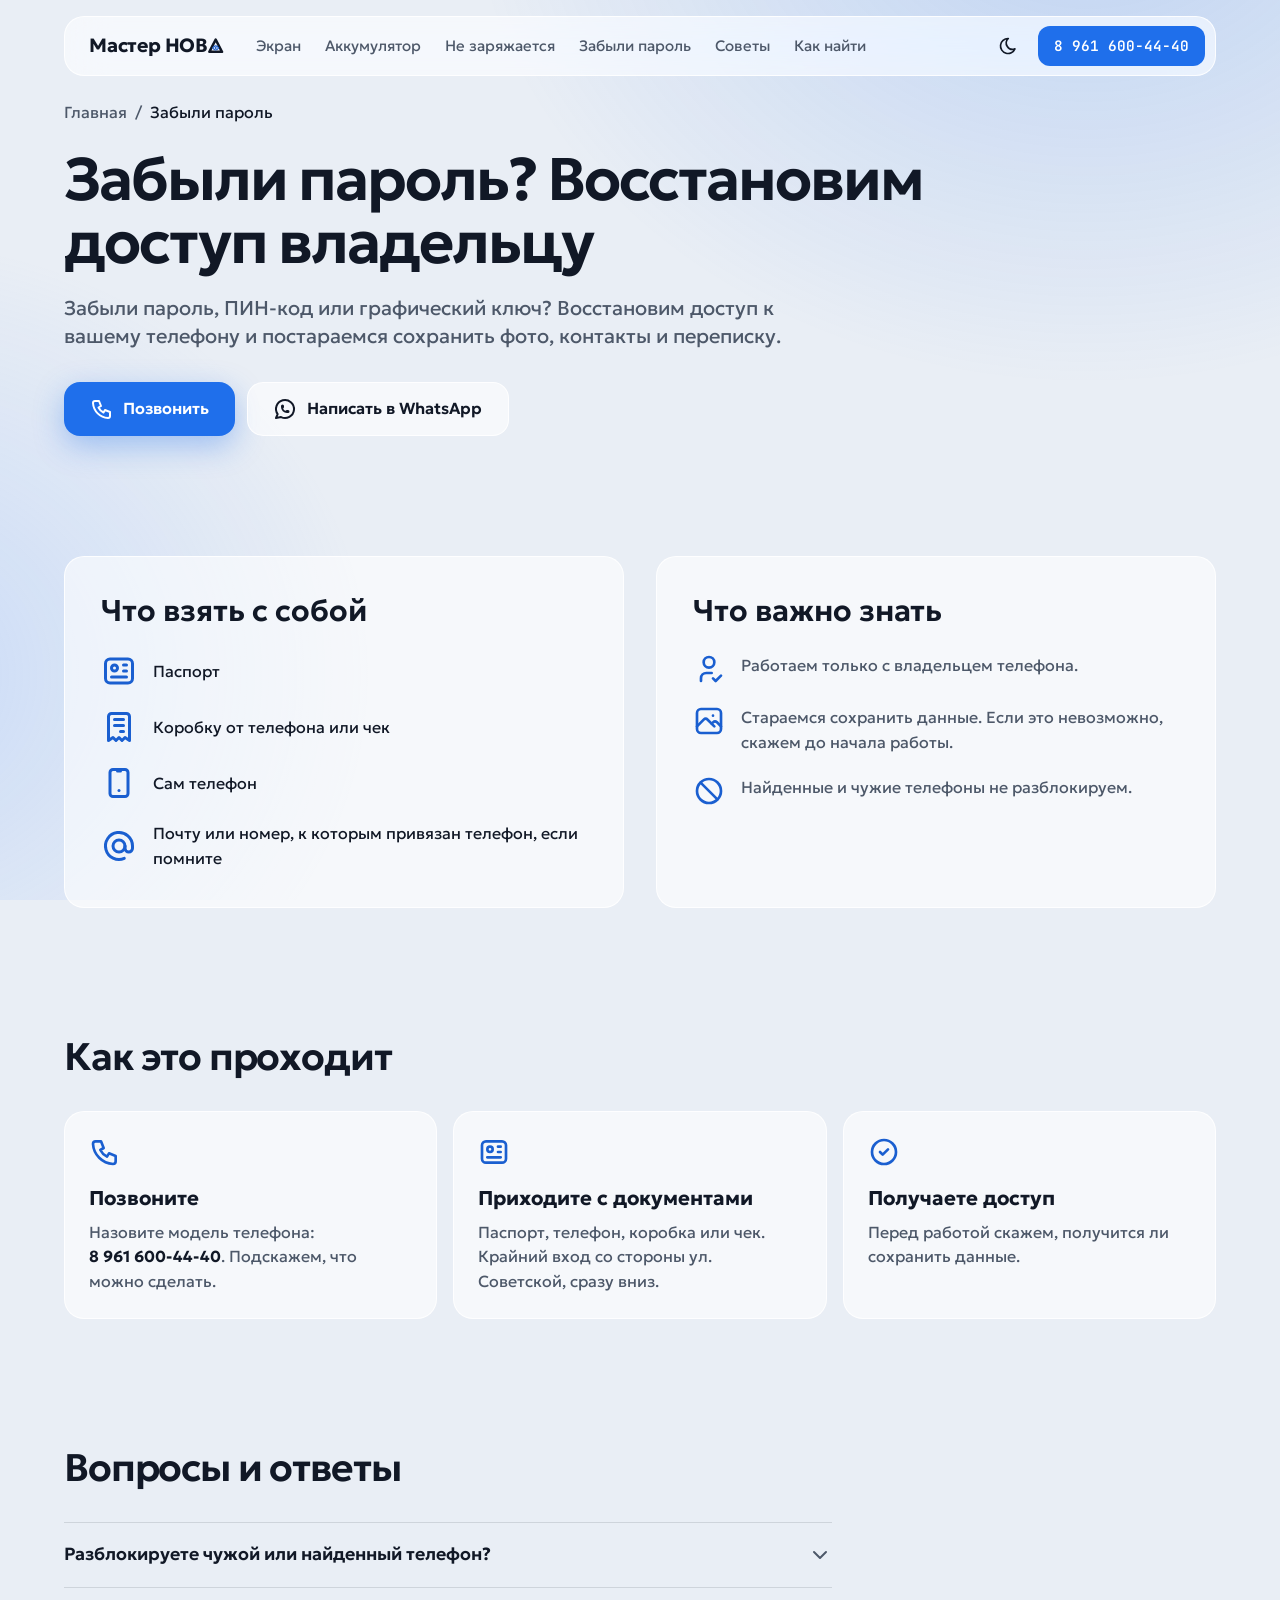
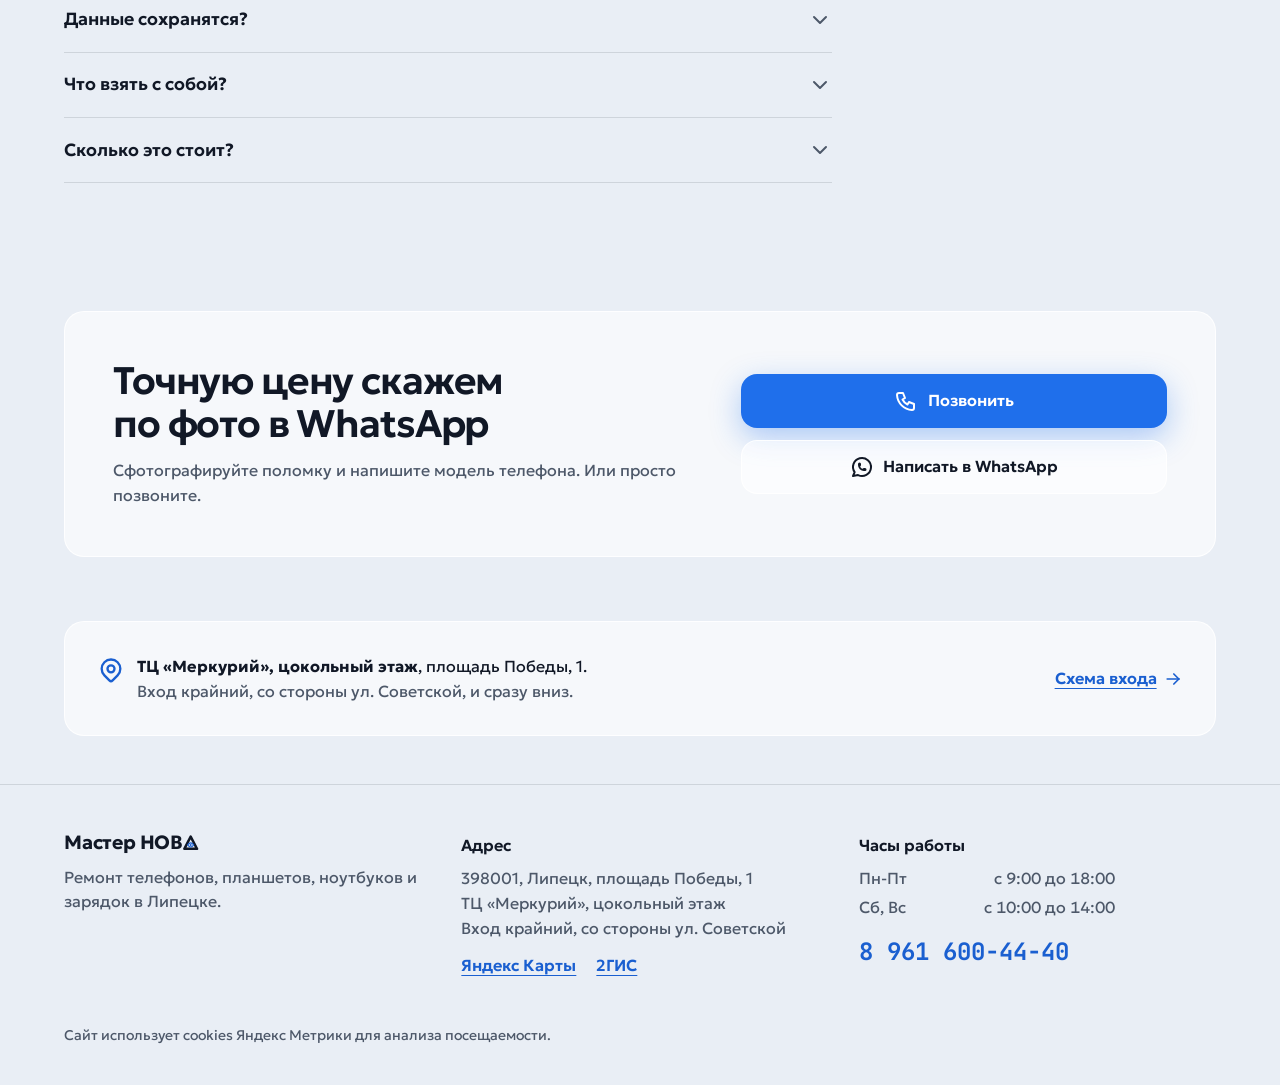
<file: zabyli-parol/index.html>
<!doctype html>
<html lang="ru">
<head>
<meta charset="utf-8">
<meta name="viewport" content="width=device-width, initial-scale=1">
<title>Забыли пароль от телефона: доступ владельцу | Мастер НОВА</title>
<meta name="description" content="Забыли пароль или графический ключ? Восстановим доступ к вашему телефону и постараемся сохранить фото и контакты. Только владельцу, с документами. Липецк.">
<link rel="canonical" href="https://masternova.ru/zabyli-parol/">
<meta name="theme-color" content="#e9eef5">
<script>
// Тема до первой отрисовки: выбор пользователя из localStorage, иначе настройка устройства
(function () {
  var d = document.documentElement, mq = window.matchMedia('(prefers-color-scheme: dark)'), saved = null;
  try { saved = localStorage.getItem('theme'); } catch (e) {}
  window.applyTheme = function (t) {
    d.setAttribute('data-theme', t);
    var m = document.querySelector('meta[name="theme-color"]');
    if (m) m.setAttribute('content', t === 'dark' ? '#080b11' : '#e9eef5');
    var b = document.querySelector('[data-theme-toggle]');
    if (b) b.setAttribute('aria-pressed', t === 'dark' ? 'true' : 'false');
  };
  applyTheme(saved === 'dark' || saved === 'light' ? saved : (mq.matches ? 'dark' : 'light'));
  // Пока посетитель сам не выбрал тему, следуем за устройством
  if (mq.addEventListener) mq.addEventListener('change', function (e) {
    var s = null; try { s = localStorage.getItem('theme'); } catch (x) {}
    if (!s) applyTheme(e.matches ? 'dark' : 'light');
  });
})();
</script>
<meta name="format-detection" content="telephone=no">
<link rel="icon" href="/favicon.ico" sizes="32x32">
<link rel="icon" href="/favicon.svg" type="image/svg+xml">
<link rel="apple-touch-icon" href="/apple-touch-icon.png">
<link rel="preload" href="/fonts/geologica-cyrillic.woff2" as="font" type="font/woff2" crossorigin>
<link rel="stylesheet" href="/assets/styles.css">
<meta property="og:type" content="website">
<meta property="og:locale" content="ru_RU">
<meta property="og:site_name" content="Мастер НОВА">
<meta property="og:title" content="Забыли пароль от телефона: доступ владельцу | Мастер НОВА">
<meta property="og:description" content="Забыли пароль или графический ключ? Восстановим доступ к вашему телефону и постараемся сохранить фото и контакты. Только владельцу, с документами. Липецк.">
<meta property="og:url" content="https://masternova.ru/zabyli-parol/">
<meta property="og:image" content="https://masternova.ru/og.png">
<meta property="og:image:width" content="1200">
<meta property="og:image:height" content="630">
<meta name="twitter:card" content="summary_large_image">
<script type="application/ld+json">
{
 "@context": "https://schema.org",
 "@graph": [
  {
   "@type": "Service",
   "name": "Восстановление доступа к телефону владельцу",
   "serviceType": "Восстановление доступа к телефону владельцу",
   "url": "https://masternova.ru/zabyli-parol/",
   "provider": {
    "@id": "https://masternova.ru/#business"
   },
   "areaServed": {
    "@type": "City",
    "name": "Липецк"
   }
  },
  {
   "@type": "LocalBusiness",
   "@id": "https://masternova.ru/#business",
   "name": "Мастер НОВА",
   "alternateName": [
    "Мастер NOVA",
    "Мастер Нова",
    "Мастер-Nova",
    "Мастер-nova"
   ],
   "description": "Ремонт телефонов, планшетов, ноутбуков и зарядных устройств в Липецке, ТЦ «Меркурий», цокольный этаж.",
   "url": "https://masternova.ru/",
   "telephone": "+79616004440",
   "image": "https://masternova.ru/og.png",
   "logo": "https://masternova.ru/favicon.svg",
   "address": {
    "@type": "PostalAddress",
    "streetAddress": "площадь Победы, 1, ТЦ «Меркурий», цокольный этаж",
    "addressLocality": "Липецк",
    "addressRegion": "Липецкая область",
    "postalCode": "398001",
    "addressCountry": "RU"
   },
   "geo": {
    "@type": "GeoCoordinates",
    "latitude": 52.6036,
    "longitude": 39.5748
   },
   "hasMap": "https://yandex.ru/maps/org/master_nova/114632558328/",
   "sameAs": [
    "https://yandex.ru/maps/org/master_nova/114632558328/",
    "https://2gis.ru/lipetsk/firm/7881827628881690"
   ],
   "areaServed": {
    "@type": "City",
    "name": "Липецк"
   },
   "openingHoursSpecification": [
    {
     "@type": "OpeningHoursSpecification",
     "dayOfWeek": [
      "Monday",
      "Tuesday",
      "Wednesday",
      "Thursday",
      "Friday"
     ],
     "opens": "09:00",
     "closes": "18:00"
    },
    {
     "@type": "OpeningHoursSpecification",
     "dayOfWeek": [
      "Saturday",
      "Sunday"
     ],
     "opens": "10:00",
     "closes": "14:00"
    }
   ]
  },
  {
   "@type": "FAQPage",
   "mainEntity": [
    {
     "@type": "Question",
     "name": "Разблокируете чужой или найденный телефон?",
     "acceptedAnswer": {
      "@type": "Answer",
      "text": "Нет. Работаем только с владельцем и только с подтверждением, что телефон ваш. Найденный телефон лучше отнести в полицию."
     }
    },
    {
     "@type": "Question",
     "name": "Данные сохранятся?",
     "acceptedAnswer": {
      "@type": "Answer",
      "text": "Постараемся сохранить фото, контакты и переписку. Это получается не всегда: если сохранить данные нельзя, скажем до начала работы, и решать будете вы."
     }
    },
    {
     "@type": "Question",
     "name": "Что взять с собой?",
     "acceptedAnswer": {
      "@type": "Answer",
      "text": "Паспорт, сам телефон и коробку от него или чек. Если помните почту или номер, к которым привязан телефон, это тоже поможет."
     }
    },
    {
     "@type": "Question",
     "name": "Сколько это стоит?",
     "acceptedAnswer": {
      "@type": "Answer",
      "text": "Зависит от модели и ситуации. Позвоните или напишите в WhatsApp модель телефона, подскажем."
     }
    }
   ]
  },
  {
   "@type": "BreadcrumbList",
   "itemListElement": [
    {
     "@type": "ListItem",
     "position": 1,
     "name": "Главная",
     "item": "https://masternova.ru/"
    },
    {
     "@type": "ListItem",
     "position": 2,
     "name": "Забыли пароль",
     "item": "https://masternova.ru/zabyli-parol/"
    }
   ]
  }
 ]
}
</script>
</head>
<body class="font-sans antialiased">
<a href="#main" class="sr-only focus:not-sr-only focus:fixed focus:top-3 focus:left-3 focus:z-50 focus:bg-accent focus:text-white focus:px-4 focus:py-2 focus:rounded-box">К содержанию</a>

<header class="sticky top-0 z-40 pt-2 md:pt-4">
  <div class="wrap">
    <div class="glass-blur rounded-[20px] flex h-14 md:h-15 items-center justify-between gap-4 pl-4 pr-1.5 md:pl-6 md:pr-2.5">
      <a href="/" class="logo"><span class="sr-only">Мастер НОВА</span><span aria-hidden="true">Мастер НОВ<svg class="logo-a" viewBox="0 0 24 24" aria-hidden="true" focusable="false"><path d="M12 2.6 21.9 21.6H2.1Z" fill="none" stroke="currentColor" stroke-width="3.9" stroke-linejoin="round"/><path d="M7.3 15.5c1.6-2.2 3.2-3.2 4.7-3.2s3.1 1 4.7 3.2c-1.6 2.2-3.2 3.2-4.7 3.2s-3.1-1-4.7-3.2Z" fill="none" stroke="var(--accent-text)" stroke-width="1.6"/><circle cx="12" cy="15.5" r="1.6" fill="var(--accent-text)"/></svg></span></a>
      <nav aria-label="Основное меню" class="hidden lg:block grow pl-4">
        <ul class="flex items-center gap-6 text-[15px]">
          <li><a class="nav-link" href="/zamena-ekrana/">Экран</a></li>
          <li><a class="nav-link" href="/zamena-akkumulyatora/">Аккумулятор</a></li>
          <li><a class="nav-link" href="/ne-zaryazhaetsya/">Не заряжается</a></li>
          <li><a class="nav-link" href="/zabyli-parol/">Забыли пароль</a></li>
          <li><a class="nav-link" href="/sovety/">Советы</a></li>
          <li><a class="nav-link" href="/#kak-nayti">Как найти</a></li>
        </ul>
      </nav>
      <div class="flex items-center gap-1 md:gap-2">
        <button type="button" class="icon-btn theme-btn" data-theme-toggle aria-label="Тёмная тема" aria-pressed="false"><svg class="i-moon size-5 shrink-0" aria-hidden="true" focusable="false"
  xmlns="http://www.w3.org/2000/svg"
 
 
  viewBox="0 0 24 24"
  fill="none"
  stroke="currentColor"
  stroke-width="2"
  stroke-linecap="round"
  stroke-linejoin="round"
 
>
  <path stroke="none" d="M0 0h24v24H0z" fill="none" />
  <path d="M12 3c.132 0 .263 0 .393 0a7.5 7.5 0 0 0 7.92 12.446a9 9 0 1 1 -8.313 -12.454l0 .008" />
</svg><svg class="i-sun size-5 shrink-0" aria-hidden="true" focusable="false"
  xmlns="http://www.w3.org/2000/svg"
 
 
  viewBox="0 0 24 24"
  fill="none"
  stroke="currentColor"
  stroke-width="2"
  stroke-linecap="round"
  stroke-linejoin="round"
 
>
  <path stroke="none" d="M0 0h24v24H0z" fill="none" />
  <path d="M8 12a4 4 0 1 0 8 0a4 4 0 1 0 -8 0" />
  <path d="M3 12h1m8 -9v1m8 8h1m-9 8v1m-6.4 -15.4l.7 .7m12.1 -.7l-.7 .7m0 11.4l.7 .7m-12.1 -.7l-.7 .7" />
</svg></button>
        <a href="tel:+79616004440" class="hidden md:inline-flex btn btn-call btn-sm font-mono tabular-nums">8 961 600-44-40</a>
        <details class="menu lg:hidden">
          <summary aria-label="Меню" class="menu-btn icon-btn"><svg class="size-6 shrink-0" aria-hidden="true" focusable="false"
  xmlns="http://www.w3.org/2000/svg"
 
 
  viewBox="0 0 24 24"
  fill="none"
  stroke="currentColor"
  stroke-width="2"
  stroke-linecap="round"
  stroke-linejoin="round"
 
>
  <path stroke="none" d="M0 0h24v24H0z" fill="none" />
  <path d="M4 6l16 0" />
  <path d="M4 12l16 0" />
  <path d="M4 18l16 0" />
</svg></summary>
          <nav aria-label="Меню" class="menu-panel">
            <a href="/zamena-ekrana/">Замена экрана</a>
            <a href="/zamena-akkumulyatora/">Аккумулятор</a>
            <a href="/ne-zaryazhaetsya/">Не заряжается</a>
            <a href="/zabyli-parol/">Забыли пароль</a>
            <a href="/sovety/">Советы</a>
            <a href="/#kak-nayti">Как найти</a>
          </nav>
        </details>
      </div>
    </div>
  </div>
</header>

<main id="main">
<nav aria-label="Навигация" class="wrap pt-6 text-base text-muted max-md:text-center"><a href="/" class="hover:text-text underline-offset-4 hover:underline">Главная</a><span aria-hidden="true" class="px-2">/</span><span aria-current="page" class="text-text">Забыли пароль</span></nav><section class="wrap pt-6 pb-10 md:pb-14">
  <h1 class="h1 max-w-[22ch]">Забыли пароль? Восстановим доступ владельцу</h1>
  <p class="mt-5 text-lg md:text-xl text-muted max-w-[52ch] max-md:text-center max-md:mx-auto">Забыли пароль, ПИН-код или графический ключ? Восстановим доступ к вашему телефону и постараемся сохранить фото, контакты и переписку.</p>
  <div class="mt-8 grid gap-3 sm:flex sm:flex-wrap sm:max-md:justify-center"><a href="tel:+79616004440" class="btn btn-call "><svg class="size-6 shrink-0" aria-hidden="true" focusable="false"
  xmlns="http://www.w3.org/2000/svg"
 
 
  viewBox="0 0 24 24"
  fill="none"
  stroke="currentColor"
  stroke-width="2"
  stroke-linecap="round"
  stroke-linejoin="round"
 
>
  <path stroke="none" d="M0 0h24v24H0z" fill="none" />
  <path d="M5 4h4l2 5l-2.5 1.5a11 11 0 0 0 5 5l1.5 -2.5l5 2v4a2 2 0 0 1 -2 2a16 16 0 0 1 -15 -15a2 2 0 0 1 2 -2" />
</svg><span>Позвонить</span></a><a href="https://wa.me/79616004440" class="btn btn-wa " target="_blank" rel="noopener"><svg class="size-6 shrink-0" aria-hidden="true" focusable="false"
  xmlns="http://www.w3.org/2000/svg"
 
 
  viewBox="0 0 24 24"
  fill="none"
  stroke="currentColor"
  stroke-width="2"
  stroke-linecap="round"
  stroke-linejoin="round"
 
>
  <path stroke="none" d="M0 0h24v24H0z" fill="none" />
  <path d="M3 21l1.65 -3.8a9 9 0 1 1 3.4 2.9l-5.05 .9" />
  <path d="M9 10a.5 .5 0 0 0 1 0v-1a.5 .5 0 0 0 -1 0v1a5 5 0 0 0 5 5h1a.5 .5 0 0 0 0 -1h-1a.5 .5 0 0 0 0 1" />
</svg><span>Написать в WhatsApp</span></a></div>
</section>

<section class="wrap py-12 md:py-16 grid gap-8 md:grid-cols-2" aria-labelledby="bring-title">
  <div class="rounded-box glass p-7 md:p-9">
    <h2 id="bring-title" class="text-2xl md:text-3xl font-semibold">Что взять с собой</h2>
    <ul class="mt-6 grid gap-5">
      <li class="flex gap-4 items-center"><svg class="size-9 text-accent-text shrink-0" aria-hidden="true" focusable="false"
  xmlns="http://www.w3.org/2000/svg"
 
 
  viewBox="0 0 24 24"
  fill="none"
  stroke="currentColor"
  stroke-width="2"
  stroke-linecap="round"
  stroke-linejoin="round"
 
>
  <path stroke="none" d="M0 0h24v24H0z" fill="none" />
  <path d="M3 7a3 3 0 0 1 3 -3h12a3 3 0 0 1 3 3v10a3 3 0 0 1 -3 3h-12a3 3 0 0 1 -3 -3l0 -10" />
  <path d="M7 10a2 2 0 1 0 4 0a2 2 0 1 0 -4 0" />
  <path d="M15 8l2 0" />
  <path d="M15 12l2 0" />
  <path d="M7 16l10 0" />
</svg><span>Паспорт</span></li>
      <li class="flex gap-4 items-center"><svg class="size-9 text-accent-text shrink-0" aria-hidden="true" focusable="false"
  xmlns="http://www.w3.org/2000/svg"
 
 
  viewBox="0 0 24 24"
  fill="none"
  stroke="currentColor"
  stroke-width="2"
  stroke-linecap="round"
  stroke-linejoin="round"
 
>
  <path stroke="none" d="M0 0h24v24H0z" fill="none" />
  <path d="M5 21v-16a2 2 0 0 1 2 -2h10a2 2 0 0 1 2 2v16l-3 -2l-2 2l-2 -2l-2 2l-2 -2l-3 2m4 -14h6m-6 4h6m-2 4h2" />
</svg><span>Коробку от телефона или чек</span></li>
      <li class="flex gap-4 items-center"><svg class="size-9 text-accent-text shrink-0" aria-hidden="true" focusable="false"
  xmlns="http://www.w3.org/2000/svg"
 
 
  viewBox="0 0 24 24"
  fill="none"
  stroke="currentColor"
  stroke-width="2"
  stroke-linecap="round"
  stroke-linejoin="round"
 
>
  <path stroke="none" d="M0 0h24v24H0z" fill="none" />
  <path d="M6 5a2 2 0 0 1 2 -2h8a2 2 0 0 1 2 2v14a2 2 0 0 1 -2 2h-8a2 2 0 0 1 -2 -2v-14" />
  <path d="M11 4h2" />
  <path d="M12 17v.01" />
</svg><span>Сам телефон</span></li>
      <li class="flex gap-4 items-center"><svg class="size-9 text-accent-text shrink-0" aria-hidden="true" focusable="false"
  xmlns="http://www.w3.org/2000/svg"
 
 
  viewBox="0 0 24 24"
  fill="none"
  stroke="currentColor"
  stroke-width="2"
  stroke-linecap="round"
  stroke-linejoin="round"
 
>
  <path stroke="none" d="M0 0h24v24H0z" fill="none" />
  <path d="M8 12a4 4 0 1 0 8 0a4 4 0 1 0 -8 0" />
  <path d="M16 12v1.5a2.5 2.5 0 0 0 5 0v-1.5a9 9 0 1 0 -5.5 8.28" />
</svg><span>Почту или номер, к которым привязан телефон, если помните</span></li>
    </ul>
  </div>
  <div class="rounded-box glass p-7 md:p-9">
    <h2 class="text-2xl md:text-3xl font-semibold">Что важно знать</h2>
    <ul class="mt-6 grid gap-5 text-muted">
      <li class="flex gap-4"><svg class="size-8 text-accent-text shrink-0" aria-hidden="true" focusable="false"
  xmlns="http://www.w3.org/2000/svg"
 
 
  viewBox="0 0 24 24"
  fill="none"
  stroke="currentColor"
  stroke-width="2"
  stroke-linecap="round"
  stroke-linejoin="round"
 
>
  <path stroke="none" d="M0 0h24v24H0z" fill="none" />
  <path d="M8 7a4 4 0 1 0 8 0a4 4 0 0 0 -8 0" />
  <path d="M6 21v-2a4 4 0 0 1 4 -4h4" />
  <path d="M15 19l2 2l4 -4" />
</svg><span>Работаем только с владельцем телефона.</span></li>
      <li class="flex gap-4"><svg class="size-8 text-accent-text shrink-0" aria-hidden="true" focusable="false"
  xmlns="http://www.w3.org/2000/svg"
 
 
  viewBox="0 0 24 24"
  fill="none"
  stroke="currentColor"
  stroke-width="2"
  stroke-linecap="round"
  stroke-linejoin="round"
 
>
  <path stroke="none" d="M0 0h24v24H0z" fill="none" />
  <path d="M15 8h.01" />
  <path d="M3 6a3 3 0 0 1 3 -3h12a3 3 0 0 1 3 3v12a3 3 0 0 1 -3 3h-12a3 3 0 0 1 -3 -3v-12" />
  <path d="M3 16l5 -5c.928 -.893 2.072 -.893 3 0l5 5" />
  <path d="M14 14l1 -1c.928 -.893 2.072 -.893 3 0l3 3" />
</svg><span>Стараемся сохранить данные. Если это невозможно, скажем до начала работы.</span></li>
      <li class="flex gap-4"><svg class="size-8 text-accent-text shrink-0" aria-hidden="true" focusable="false"
  xmlns="http://www.w3.org/2000/svg"
 
 
  viewBox="0 0 24 24"
  fill="none"
  stroke="currentColor"
  stroke-width="2"
  stroke-linecap="round"
  stroke-linejoin="round"
 
>
  <path stroke="none" d="M0 0h24v24H0z" fill="none" />
  <path d="M3 12a9 9 0 1 0 18 0a9 9 0 1 0 -18 0" />
  <path d="M5.7 5.7l12.6 12.6" />
</svg><span>Найденные и чужие телефоны не разблокируем.</span></li>
    </ul>
  </div>
</section>


<section class="wrap py-12 md:py-16" aria-labelledby="steps-title">
  <h2 id="steps-title" class="h2">Как это проходит</h2>
  <ol class="mt-8 grid gap-4 md:grid-cols-3"><li class="rounded-box glass p-6"><svg class="size-8 text-accent-text shrink-0" aria-hidden="true" focusable="false"
  xmlns="http://www.w3.org/2000/svg"
 
 
  viewBox="0 0 24 24"
  fill="none"
  stroke="currentColor"
  stroke-width="2"
  stroke-linecap="round"
  stroke-linejoin="round"
 
>
  <path stroke="none" d="M0 0h24v24H0z" fill="none" />
  <path d="M5 4h4l2 5l-2.5 1.5a11 11 0 0 0 5 5l1.5 -2.5l5 2v4a2 2 0 0 1 -2 2a16 16 0 0 1 -15 -15a2 2 0 0 1 2 -2" />
</svg>
  <h3 class="mt-4 text-xl font-bold">Позвоните</h3><p class="mt-2 text-muted">Назовите модель телефона: <a href="tel:+79616004440" class="whitespace-nowrap font-bold text-text">8 961 600-44-40</a>. Подскажем, что можно сделать.</p></li><li class="rounded-box glass p-6"><svg class="size-8 text-accent-text shrink-0" aria-hidden="true" focusable="false"
  xmlns="http://www.w3.org/2000/svg"
 
 
  viewBox="0 0 24 24"
  fill="none"
  stroke="currentColor"
  stroke-width="2"
  stroke-linecap="round"
  stroke-linejoin="round"
 
>
  <path stroke="none" d="M0 0h24v24H0z" fill="none" />
  <path d="M3 7a3 3 0 0 1 3 -3h12a3 3 0 0 1 3 3v10a3 3 0 0 1 -3 3h-12a3 3 0 0 1 -3 -3l0 -10" />
  <path d="M7 10a2 2 0 1 0 4 0a2 2 0 1 0 -4 0" />
  <path d="M15 8l2 0" />
  <path d="M15 12l2 0" />
  <path d="M7 16l10 0" />
</svg>
  <h3 class="mt-4 text-xl font-bold">Приходите с документами</h3><p class="mt-2 text-muted">Паспорт, телефон, коробка или чек. Крайний вход со стороны ул. Советской, сразу вниз.</p></li><li class="rounded-box glass p-6"><svg class="size-8 text-accent-text shrink-0" aria-hidden="true" focusable="false"
  xmlns="http://www.w3.org/2000/svg"
 
 
  viewBox="0 0 24 24"
  fill="none"
  stroke="currentColor"
  stroke-width="2"
  stroke-linecap="round"
  stroke-linejoin="round"
 
>
  <path stroke="none" d="M0 0h24v24H0z" fill="none" />
  <path d="M3 12a9 9 0 1 0 18 0a9 9 0 1 0 -18 0" />
  <path d="M9 12l2 2l4 -4" />
</svg>
  <h3 class="mt-4 text-xl font-bold">Получаете доступ</h3><p class="mt-2 text-muted">Перед работой скажем, получится ли сохранить данные.</p></li></ol>
</section>

<section class="wrap py-12 md:py-16" aria-labelledby="faq-title">
  <h2 id="faq-title" class="h2">Вопросы и ответы</h2>
  <div class="mt-8 max-w-3xl divide-y divide-edge border-y border-edge"><details class="faq group">
  <summary><span>Разблокируете чужой или найденный телефон?</span><svg class="size-6 text-muted transition-transform group-open:rotate-180 shrink-0" aria-hidden="true" focusable="false"
  xmlns="http://www.w3.org/2000/svg"
 
 
  viewBox="0 0 24 24"
  fill="none"
  stroke="currentColor"
  stroke-width="2"
  stroke-linecap="round"
  stroke-linejoin="round"
 
>
  <path stroke="none" d="M0 0h24v24H0z" fill="none" />
  <path d="M6 9l6 6l6 -6" />
</svg></summary>
  <div class="faq-a">Нет. Работаем только с владельцем и только с подтверждением, что телефон ваш. Найденный телефон лучше отнести в полицию.</div>
</details><details class="faq group">
  <summary><span>Данные сохранятся?</span><svg class="size-6 text-muted transition-transform group-open:rotate-180 shrink-0" aria-hidden="true" focusable="false"
  xmlns="http://www.w3.org/2000/svg"
 
 
  viewBox="0 0 24 24"
  fill="none"
  stroke="currentColor"
  stroke-width="2"
  stroke-linecap="round"
  stroke-linejoin="round"
 
>
  <path stroke="none" d="M0 0h24v24H0z" fill="none" />
  <path d="M6 9l6 6l6 -6" />
</svg></summary>
  <div class="faq-a">Постараемся сохранить фото, контакты и переписку. Это получается не всегда: если сохранить данные нельзя, скажем до начала работы, и решать будете вы.</div>
</details><details class="faq group">
  <summary><span>Что взять с собой?</span><svg class="size-6 text-muted transition-transform group-open:rotate-180 shrink-0" aria-hidden="true" focusable="false"
  xmlns="http://www.w3.org/2000/svg"
 
 
  viewBox="0 0 24 24"
  fill="none"
  stroke="currentColor"
  stroke-width="2"
  stroke-linecap="round"
  stroke-linejoin="round"
 
>
  <path stroke="none" d="M0 0h24v24H0z" fill="none" />
  <path d="M6 9l6 6l6 -6" />
</svg></summary>
  <div class="faq-a">Паспорт, сам телефон и коробку от него или чек. Если помните почту или номер, к которым привязан телефон, это тоже поможет.</div>
</details><details class="faq group">
  <summary><span>Сколько это стоит?</span><svg class="size-6 text-muted transition-transform group-open:rotate-180 shrink-0" aria-hidden="true" focusable="false"
  xmlns="http://www.w3.org/2000/svg"
 
 
  viewBox="0 0 24 24"
  fill="none"
  stroke="currentColor"
  stroke-width="2"
  stroke-linecap="round"
  stroke-linejoin="round"
 
>
  <path stroke="none" d="M0 0h24v24H0z" fill="none" />
  <path d="M6 9l6 6l6 -6" />
</svg></summary>
  <div class="faq-a">Зависит от модели и ситуации. Позвоните или напишите в <a href="https://wa.me/79616004440">WhatsApp</a> модель телефона, подскажем.</div>
</details></div>
</section>
<section class="wrap py-12 md:py-16" aria-labelledby="cta-title">
  <div class="rounded-box glass px-6 py-10 md:px-12 md:py-12 grid gap-8 md:grid-cols-[1.4fr_1fr] md:items-center">
    <div class="max-md:text-center">
      <h2 id="cta-title" class="h2">Точную цену скажем по фото в WhatsApp</h2>
      <p class="mt-3 text-muted max-w-[52ch] max-md:mx-auto">Сфотографируйте поломку и напишите модель телефона. Или просто позвоните.</p>
    </div>
    <div class="grid gap-3 sm:grid-cols-2 md:grid-cols-1"><a href="tel:+79616004440" class="btn btn-call "><svg class="size-6 shrink-0" aria-hidden="true" focusable="false"
  xmlns="http://www.w3.org/2000/svg"
 
 
  viewBox="0 0 24 24"
  fill="none"
  stroke="currentColor"
  stroke-width="2"
  stroke-linecap="round"
  stroke-linejoin="round"
 
>
  <path stroke="none" d="M0 0h24v24H0z" fill="none" />
  <path d="M5 4h4l2 5l-2.5 1.5a11 11 0 0 0 5 5l1.5 -2.5l5 2v4a2 2 0 0 1 -2 2a16 16 0 0 1 -15 -15a2 2 0 0 1 2 -2" />
</svg><span>Позвонить</span></a><a href="https://wa.me/79616004440" class="btn btn-wa " target="_blank" rel="noopener"><svg class="size-6 shrink-0" aria-hidden="true" focusable="false"
  xmlns="http://www.w3.org/2000/svg"
 
 
  viewBox="0 0 24 24"
  fill="none"
  stroke="currentColor"
  stroke-width="2"
  stroke-linecap="round"
  stroke-linejoin="round"
 
>
  <path stroke="none" d="M0 0h24v24H0z" fill="none" />
  <path d="M3 21l1.65 -3.8a9 9 0 1 1 3.4 2.9l-5.05 .9" />
  <path d="M9 10a.5 .5 0 0 0 1 0v-1a.5 .5 0 0 0 -1 0v1a5 5 0 0 0 5 5h1a.5 .5 0 0 0 0 -1h-1a.5 .5 0 0 0 0 1" />
</svg><span>Написать в WhatsApp</span></a></div>
  </div>
</section>
<section class="wrap pb-6" aria-label="Как нас найти">
  <div class="rounded-box glass p-6 md:p-8 flex flex-col md:flex-row gap-6 md:items-center md:justify-between">
    <p class="flex gap-3 items-start"><svg class="size-7 text-accent-text mt-0.5 shrink-0" aria-hidden="true" focusable="false"
  xmlns="http://www.w3.org/2000/svg"
 
 
  viewBox="0 0 24 24"
  fill="none"
  stroke="currentColor"
  stroke-width="2"
  stroke-linecap="round"
  stroke-linejoin="round"
 
>
  <path stroke="none" d="M0 0h24v24H0z" fill="none" />
  <path d="M9 11a3 3 0 1 0 6 0a3 3 0 0 0 -6 0" />
  <path d="M17.657 16.657l-4.243 4.243a2 2 0 0 1 -2.827 0l-4.244 -4.243a8 8 0 1 1 11.314 0" />
</svg>
      <span><b>ТЦ «Меркурий», цокольный этаж</b>, площадь Победы, 1.<br>
      <span class="text-muted">Вход крайний, со стороны ул. Советской, и сразу вниз.</span></span></p>
    <a href="/#kak-nayti" class="link-arrow whitespace-nowrap">Схема входа <svg class="size-5 shrink-0" aria-hidden="true" focusable="false"
  xmlns="http://www.w3.org/2000/svg"
 
 
  viewBox="0 0 24 24"
  fill="none"
  stroke="currentColor"
  stroke-width="2"
  stroke-linecap="round"
  stroke-linejoin="round"
 
>
  <path stroke="none" d="M0 0h24v24H0z" fill="none" />
  <path d="M5 12l14 0" />
  <path d="M13 18l6 -6" />
  <path d="M13 6l6 6" />
</svg></a>
  </div>
</section>
</main>

<footer class="border-t border-edge mt-6 pb-28 md:pb-10">
  <div class="wrap grid gap-10 py-12 md:grid-cols-3 max-md:text-center">
    <div>
      <p class="logo"><span class="sr-only">Мастер НОВА</span><span aria-hidden="true">Мастер НОВ<svg class="logo-a" viewBox="0 0 24 24" aria-hidden="true" focusable="false"><path d="M12 2.6 21.9 21.6H2.1Z" fill="none" stroke="currentColor" stroke-width="3.9" stroke-linejoin="round"/><path d="M7.3 15.5c1.6-2.2 3.2-3.2 4.7-3.2s3.1 1 4.7 3.2c-1.6 2.2-3.2 3.2-4.7 3.2s-3.1-1-4.7-3.2Z" fill="none" stroke="var(--accent-text)" stroke-width="1.6"/><circle cx="12" cy="15.5" r="1.6" fill="var(--accent-text)"/></svg></span></p>
      <p class="mt-3 text-muted">Ремонт телефонов, планшетов, ноутбуков и зарядок в Липецке.</p>
    </div>
    <div>
      <p class="font-semibold">Адрес</p>
      <address class="not-italic mt-2 text-muted">398001, Липецк, площадь Победы, 1<br>ТЦ «Меркурий», цокольный этаж<br>Вход крайний, со стороны ул. Советской</address>
      <p class="mt-3 flex flex-wrap gap-x-5 gap-y-2 max-md:justify-center">
        <a href="https://yandex.ru/maps/org/master_nova/114632558328/" class="link-arrow" target="_blank" rel="noopener">Яндекс Карты</a>
        <a href="https://2gis.ru/lipetsk/firm/7881827628881690" class="link-arrow" target="_blank" rel="noopener">2ГИС</a>
      </p>
    </div>
    <div>
      <p class="font-semibold">Часы работы</p>
      <dl class="mt-2 text-muted max-w-64 grid gap-1 max-md:mx-auto"><div class="flex justify-between gap-4"><dt>Пн-Пт</dt><dd class="tabular-nums">с 9:00 до 18:00</dd></div><div class="flex justify-between gap-4"><dt>Сб, Вс</dt><dd class="tabular-nums">с 10:00 до 14:00</dd></div></dl>
      <p class="mt-4"><a href="tel:+79616004440" class="font-mono text-2xl font-bold tabular-nums text-accent-text hover:text-text">8 961 600-44-40</a></p>
    </div>
  </div>
  <p class="wrap text-sm text-muted max-md:text-center">Сайт использует cookies Яндекс Метрики для анализа посещаемости.</p>
</footer>

<div class="fixed inset-x-0 bottom-0 z-40 p-2 md:hidden" role="region" aria-label="Связаться">
  <div class="glass-blur rounded-[20px] grid grid-cols-2 gap-2 p-2">
    <a href="tel:+79616004440" class="btn btn-call !min-h-12 !shadow-none"><svg class="size-5 shrink-0" aria-hidden="true" focusable="false"
  xmlns="http://www.w3.org/2000/svg"
 
 
  viewBox="0 0 24 24"
  fill="none"
  stroke="currentColor"
  stroke-width="2"
  stroke-linecap="round"
  stroke-linejoin="round"
 
>
  <path stroke="none" d="M0 0h24v24H0z" fill="none" />
  <path d="M5 4h4l2 5l-2.5 1.5a11 11 0 0 0 5 5l1.5 -2.5l5 2v4a2 2 0 0 1 -2 2a16 16 0 0 1 -15 -15a2 2 0 0 1 2 -2" />
</svg><span>Позвонить</span></a>
    <a href="https://wa.me/79616004440" class="btn btn-wa !min-h-12" target="_blank" rel="noopener"><svg class="size-5 shrink-0" aria-hidden="true" focusable="false"
  xmlns="http://www.w3.org/2000/svg"
 
 
  viewBox="0 0 24 24"
  fill="none"
  stroke="currentColor"
  stroke-width="2"
  stroke-linecap="round"
  stroke-linejoin="round"
 
>
  <path stroke="none" d="M0 0h24v24H0z" fill="none" />
  <path d="M3 21l1.65 -3.8a9 9 0 1 1 3.4 2.9l-5.05 .9" />
  <path d="M9 10a.5 .5 0 0 0 1 0v-1a.5 .5 0 0 0 -1 0v1a5 5 0 0 0 5 5h1a.5 .5 0 0 0 0 -1h-1a.5 .5 0 0 0 0 1" />
</svg><span>WhatsApp</span></a>
  </div>
</div>

<script>
// Переключатель темы: выбор запоминаем, дальше он важнее настройки устройства
(function () {
  var b = document.querySelector('[data-theme-toggle]'); if (!b || !window.applyTheme) return;
  applyTheme(document.documentElement.getAttribute('data-theme'));
  b.addEventListener('click', function () {
    var t = document.documentElement.getAttribute('data-theme') === 'dark' ? 'light' : 'dark';
    applyTheme(t);
    try { localStorage.setItem('theme', t); } catch (e) {}
  });
})();
// Цели Метрики: один обработчик на все ссылки, распознаём по href
(function () {
  function goal(id) { if (typeof ym === 'function') ym(window.YM_ID, 'reachGoal', id); }
  document.addEventListener('click', function (e) {
    var a = e.target.closest('a[href]'); if (!a) return;
    var h = a.getAttribute('href') || '';
    if (h.indexOf('tel:') === 0) { goal('click_phone'); return; }
    if (h.indexOf('wa.me/') !== -1) { goal('click_whatsapp'); goal('click_messenger_any'); return; }
    if (h.indexOf('yandex.ru/maps') !== -1 || h.indexOf('2gis.ru') !== -1) { goal('click_route'); }
  });
})();
</script>
<script>
window.YM_ID=113524409;
window.addEventListener('load',function(){setTimeout(function(){
(function(m,e,t,r,i,k,a){m[i]=m[i]||function(){(m[i].a=m[i].a||[]).push(arguments)};m[i].l=1*new Date();
k=e.createElement(t),a=e.getElementsByTagName(t)[0],k.async=1,k.src=r,a.parentNode.insertBefore(k,a)})
(window,document,'script','https://mc.yandex.ru/metrika/tag.js?id=113524409','ym');
ym(113524409,'init',{ssr:true,clickmap:true,trackLinks:true,accurateTrackBounce:true,referrer:document.referrer,url:location.href});
},1500)});
</script>
<noscript><div><img src="https://mc.yandex.ru/watch/113524409" style="position:absolute;left:-9999px" alt=""></div></noscript>
</body>
</html>
</file>
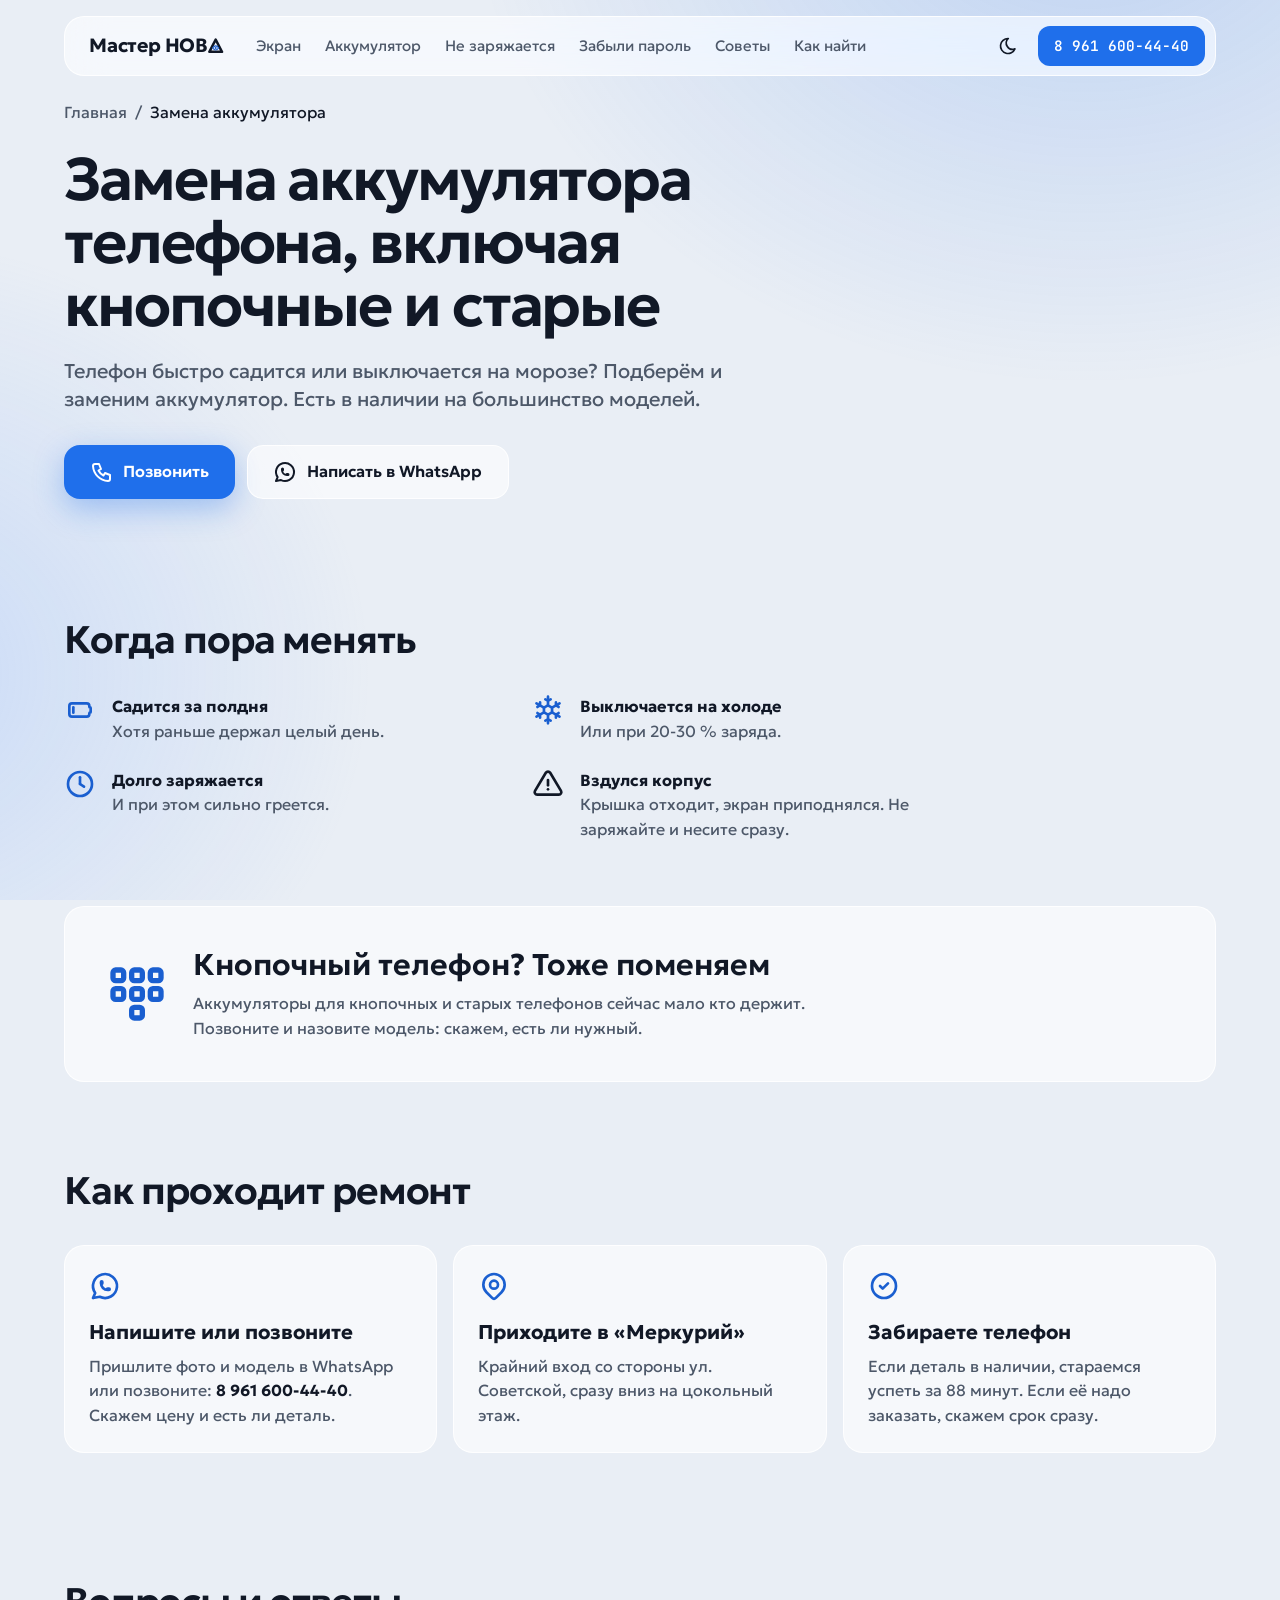
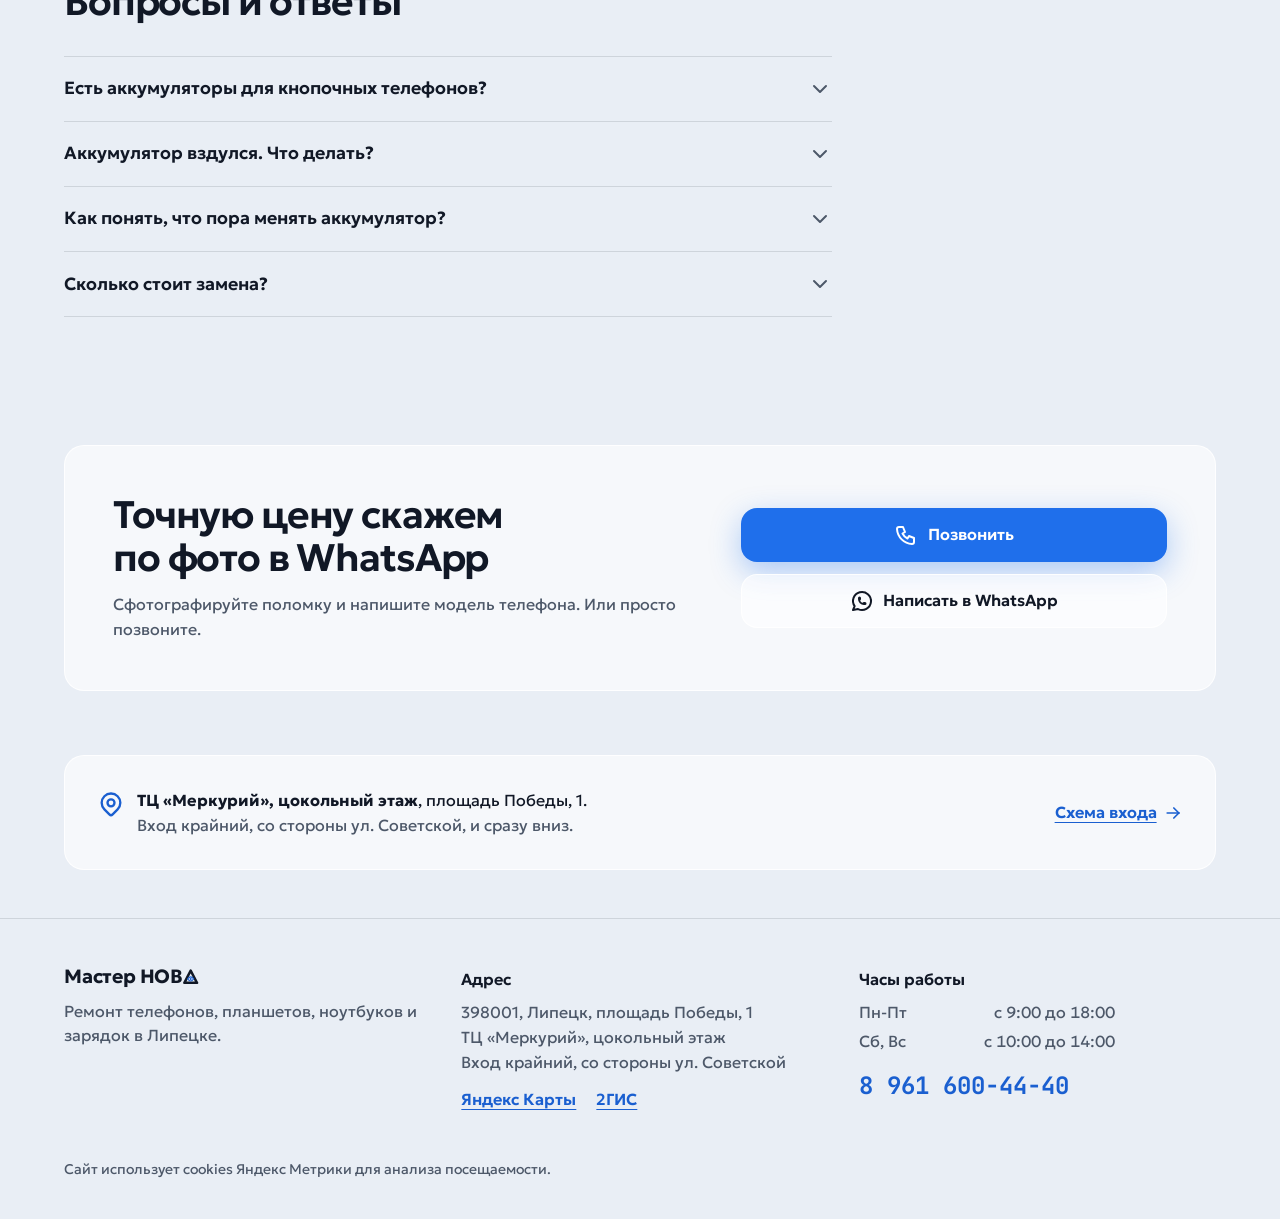
<file: zamena-akkumulyatora/index.html>
<!doctype html>
<html lang="ru">
<head>
<meta charset="utf-8">
<meta name="viewport" content="width=device-width, initial-scale=1">
<title>Замена аккумулятора телефона в Липецке | Мастер НОВА</title>
<meta name="description" content="Аккумуляторы для телефонов на большинство моделей, включая кнопочные и старые. Замена в ТЦ «Меркурий», цокольный этаж, Липецк. Звоните: 8 961 600-44-40.">
<link rel="canonical" href="https://masternova.ru/zamena-akkumulyatora/">
<meta name="theme-color" content="#e9eef5">
<script>
// Тема до первой отрисовки: выбор пользователя из localStorage, иначе настройка устройства
(function () {
  var d = document.documentElement, mq = window.matchMedia('(prefers-color-scheme: dark)'), saved = null;
  try { saved = localStorage.getItem('theme'); } catch (e) {}
  window.applyTheme = function (t) {
    d.setAttribute('data-theme', t);
    var m = document.querySelector('meta[name="theme-color"]');
    if (m) m.setAttribute('content', t === 'dark' ? '#080b11' : '#e9eef5');
    var b = document.querySelector('[data-theme-toggle]');
    if (b) b.setAttribute('aria-pressed', t === 'dark' ? 'true' : 'false');
  };
  applyTheme(saved === 'dark' || saved === 'light' ? saved : (mq.matches ? 'dark' : 'light'));
  // Пока посетитель сам не выбрал тему, следуем за устройством
  if (mq.addEventListener) mq.addEventListener('change', function (e) {
    var s = null; try { s = localStorage.getItem('theme'); } catch (x) {}
    if (!s) applyTheme(e.matches ? 'dark' : 'light');
  });
})();
</script>
<meta name="format-detection" content="telephone=no">
<link rel="icon" href="/favicon.ico" sizes="32x32">
<link rel="icon" href="/favicon.svg" type="image/svg+xml">
<link rel="apple-touch-icon" href="/apple-touch-icon.png">
<link rel="preload" href="/fonts/geologica-cyrillic.woff2" as="font" type="font/woff2" crossorigin>
<link rel="stylesheet" href="/assets/styles.css">
<meta property="og:type" content="website">
<meta property="og:locale" content="ru_RU">
<meta property="og:site_name" content="Мастер НОВА">
<meta property="og:title" content="Замена аккумулятора телефона в Липецке | Мастер НОВА">
<meta property="og:description" content="Аккумуляторы для телефонов на большинство моделей, включая кнопочные и старые. Замена в ТЦ «Меркурий», цокольный этаж, Липецк. Звоните: 8 961 600-44-40.">
<meta property="og:url" content="https://masternova.ru/zamena-akkumulyatora/">
<meta property="og:image" content="https://masternova.ru/og.png">
<meta property="og:image:width" content="1200">
<meta property="og:image:height" content="630">
<meta name="twitter:card" content="summary_large_image">
<script type="application/ld+json">
{
 "@context": "https://schema.org",
 "@graph": [
  {
   "@type": "Service",
   "name": "Замена аккумулятора телефона",
   "serviceType": "Замена аккумулятора телефона",
   "url": "https://masternova.ru/zamena-akkumulyatora/",
   "provider": {
    "@id": "https://masternova.ru/#business"
   },
   "areaServed": {
    "@type": "City",
    "name": "Липецк"
   }
  },
  {
   "@type": "LocalBusiness",
   "@id": "https://masternova.ru/#business",
   "name": "Мастер НОВА",
   "alternateName": [
    "Мастер NOVA",
    "Мастер Нова",
    "Мастер-Nova",
    "Мастер-nova"
   ],
   "description": "Ремонт телефонов, планшетов, ноутбуков и зарядных устройств в Липецке, ТЦ «Меркурий», цокольный этаж.",
   "url": "https://masternova.ru/",
   "telephone": "+79616004440",
   "image": "https://masternova.ru/og.png",
   "logo": "https://masternova.ru/favicon.svg",
   "address": {
    "@type": "PostalAddress",
    "streetAddress": "площадь Победы, 1, ТЦ «Меркурий», цокольный этаж",
    "addressLocality": "Липецк",
    "addressRegion": "Липецкая область",
    "postalCode": "398001",
    "addressCountry": "RU"
   },
   "geo": {
    "@type": "GeoCoordinates",
    "latitude": 52.6036,
    "longitude": 39.5748
   },
   "hasMap": "https://yandex.ru/maps/org/master_nova/114632558328/",
   "sameAs": [
    "https://yandex.ru/maps/org/master_nova/114632558328/",
    "https://2gis.ru/lipetsk/firm/7881827628881690"
   ],
   "areaServed": {
    "@type": "City",
    "name": "Липецк"
   },
   "openingHoursSpecification": [
    {
     "@type": "OpeningHoursSpecification",
     "dayOfWeek": [
      "Monday",
      "Tuesday",
      "Wednesday",
      "Thursday",
      "Friday"
     ],
     "opens": "09:00",
     "closes": "18:00"
    },
    {
     "@type": "OpeningHoursSpecification",
     "dayOfWeek": [
      "Saturday",
      "Sunday"
     ],
     "opens": "10:00",
     "closes": "14:00"
    }
   ]
  },
  {
   "@type": "FAQPage",
   "mainEntity": [
    {
     "@type": "Question",
     "name": "Есть аккумуляторы для кнопочных телефонов?",
     "acceptedAnswer": {
      "@type": "Answer",
      "text": "Да. Аккумуляторы есть на большинство моделей, включая кнопочные и старые. Назовите модель по телефону или пришлите фото аккумулятора в WhatsApp."
     }
    },
    {
     "@type": "Question",
     "name": "Аккумулятор вздулся. Что делать?",
     "acceptedAnswer": {
      "@type": "Answer",
      "text": "Не заряжайте телефон и не давите на корпус. Вздувшийся аккумулятор может загореться. Принесите телефон как можно скорее."
     }
    },
    {
     "@type": "Question",
     "name": "Как понять, что пора менять аккумулятор?",
     "acceptedAnswer": {
      "@type": "Answer",
      "text": "Телефон садится за полдня, выключается при 20-30 % заряда или на холоде, заряжается слишком долго, корпус или крышка начали расходиться."
     }
    },
    {
     "@type": "Question",
     "name": "Сколько стоит замена?",
     "acceptedAnswer": {
      "@type": "Answer",
      "text": "Зависит от модели. Пришлите модель телефона в WhatsApp или позвоните, назовём цену."
     }
    }
   ]
  },
  {
   "@type": "BreadcrumbList",
   "itemListElement": [
    {
     "@type": "ListItem",
     "position": 1,
     "name": "Главная",
     "item": "https://masternova.ru/"
    },
    {
     "@type": "ListItem",
     "position": 2,
     "name": "Замена аккумулятора",
     "item": "https://masternova.ru/zamena-akkumulyatora/"
    }
   ]
  }
 ]
}
</script>
</head>
<body class="font-sans antialiased">
<a href="#main" class="sr-only focus:not-sr-only focus:fixed focus:top-3 focus:left-3 focus:z-50 focus:bg-accent focus:text-white focus:px-4 focus:py-2 focus:rounded-box">К содержанию</a>

<header class="sticky top-0 z-40 pt-2 md:pt-4">
  <div class="wrap">
    <div class="glass-blur rounded-[20px] flex h-14 md:h-15 items-center justify-between gap-4 pl-4 pr-1.5 md:pl-6 md:pr-2.5">
      <a href="/" class="logo"><span class="sr-only">Мастер НОВА</span><span aria-hidden="true">Мастер НОВ<svg class="logo-a" viewBox="0 0 24 24" aria-hidden="true" focusable="false"><path d="M12 2.6 21.9 21.6H2.1Z" fill="none" stroke="currentColor" stroke-width="3.9" stroke-linejoin="round"/><path d="M7.3 15.5c1.6-2.2 3.2-3.2 4.7-3.2s3.1 1 4.7 3.2c-1.6 2.2-3.2 3.2-4.7 3.2s-3.1-1-4.7-3.2Z" fill="none" stroke="var(--accent-text)" stroke-width="1.6"/><circle cx="12" cy="15.5" r="1.6" fill="var(--accent-text)"/></svg></span></a>
      <nav aria-label="Основное меню" class="hidden lg:block grow pl-4">
        <ul class="flex items-center gap-6 text-[15px]">
          <li><a class="nav-link" href="/zamena-ekrana/">Экран</a></li>
          <li><a class="nav-link" href="/zamena-akkumulyatora/">Аккумулятор</a></li>
          <li><a class="nav-link" href="/ne-zaryazhaetsya/">Не заряжается</a></li>
          <li><a class="nav-link" href="/zabyli-parol/">Забыли пароль</a></li>
          <li><a class="nav-link" href="/sovety/">Советы</a></li>
          <li><a class="nav-link" href="/#kak-nayti">Как найти</a></li>
        </ul>
      </nav>
      <div class="flex items-center gap-1 md:gap-2">
        <button type="button" class="icon-btn theme-btn" data-theme-toggle aria-label="Тёмная тема" aria-pressed="false"><svg class="i-moon size-5 shrink-0" aria-hidden="true" focusable="false"
  xmlns="http://www.w3.org/2000/svg"
 
 
  viewBox="0 0 24 24"
  fill="none"
  stroke="currentColor"
  stroke-width="2"
  stroke-linecap="round"
  stroke-linejoin="round"
 
>
  <path stroke="none" d="M0 0h24v24H0z" fill="none" />
  <path d="M12 3c.132 0 .263 0 .393 0a7.5 7.5 0 0 0 7.92 12.446a9 9 0 1 1 -8.313 -12.454l0 .008" />
</svg><svg class="i-sun size-5 shrink-0" aria-hidden="true" focusable="false"
  xmlns="http://www.w3.org/2000/svg"
 
 
  viewBox="0 0 24 24"
  fill="none"
  stroke="currentColor"
  stroke-width="2"
  stroke-linecap="round"
  stroke-linejoin="round"
 
>
  <path stroke="none" d="M0 0h24v24H0z" fill="none" />
  <path d="M8 12a4 4 0 1 0 8 0a4 4 0 1 0 -8 0" />
  <path d="M3 12h1m8 -9v1m8 8h1m-9 8v1m-6.4 -15.4l.7 .7m12.1 -.7l-.7 .7m0 11.4l.7 .7m-12.1 -.7l-.7 .7" />
</svg></button>
        <a href="tel:+79616004440" class="hidden md:inline-flex btn btn-call btn-sm font-mono tabular-nums">8 961 600-44-40</a>
        <details class="menu lg:hidden">
          <summary aria-label="Меню" class="menu-btn icon-btn"><svg class="size-6 shrink-0" aria-hidden="true" focusable="false"
  xmlns="http://www.w3.org/2000/svg"
 
 
  viewBox="0 0 24 24"
  fill="none"
  stroke="currentColor"
  stroke-width="2"
  stroke-linecap="round"
  stroke-linejoin="round"
 
>
  <path stroke="none" d="M0 0h24v24H0z" fill="none" />
  <path d="M4 6l16 0" />
  <path d="M4 12l16 0" />
  <path d="M4 18l16 0" />
</svg></summary>
          <nav aria-label="Меню" class="menu-panel">
            <a href="/zamena-ekrana/">Замена экрана</a>
            <a href="/zamena-akkumulyatora/">Аккумулятор</a>
            <a href="/ne-zaryazhaetsya/">Не заряжается</a>
            <a href="/zabyli-parol/">Забыли пароль</a>
            <a href="/sovety/">Советы</a>
            <a href="/#kak-nayti">Как найти</a>
          </nav>
        </details>
      </div>
    </div>
  </div>
</header>

<main id="main">
<nav aria-label="Навигация" class="wrap pt-6 text-base text-muted max-md:text-center"><a href="/" class="hover:text-text underline-offset-4 hover:underline">Главная</a><span aria-hidden="true" class="px-2">/</span><span aria-current="page" class="text-text">Замена аккумулятора</span></nav><section class="wrap pt-6 pb-10 md:pb-14">
  <h1 class="h1 max-w-[22ch]">Замена аккумулятора телефона, включая кнопочные и старые</h1>
  <p class="mt-5 text-lg md:text-xl text-muted max-w-[52ch] max-md:text-center max-md:mx-auto">Телефон быстро садится или выключается на морозе? Подберём и заменим аккумулятор. Есть в наличии на большинство моделей.</p>
  <div class="mt-8 grid gap-3 sm:flex sm:flex-wrap sm:max-md:justify-center"><a href="tel:+79616004440" class="btn btn-call "><svg class="size-6 shrink-0" aria-hidden="true" focusable="false"
  xmlns="http://www.w3.org/2000/svg"
 
 
  viewBox="0 0 24 24"
  fill="none"
  stroke="currentColor"
  stroke-width="2"
  stroke-linecap="round"
  stroke-linejoin="round"
 
>
  <path stroke="none" d="M0 0h24v24H0z" fill="none" />
  <path d="M5 4h4l2 5l-2.5 1.5a11 11 0 0 0 5 5l1.5 -2.5l5 2v4a2 2 0 0 1 -2 2a16 16 0 0 1 -15 -15a2 2 0 0 1 2 -2" />
</svg><span>Позвонить</span></a><a href="https://wa.me/79616004440" class="btn btn-wa " target="_blank" rel="noopener"><svg class="size-6 shrink-0" aria-hidden="true" focusable="false"
  xmlns="http://www.w3.org/2000/svg"
 
 
  viewBox="0 0 24 24"
  fill="none"
  stroke="currentColor"
  stroke-width="2"
  stroke-linecap="round"
  stroke-linejoin="round"
 
>
  <path stroke="none" d="M0 0h24v24H0z" fill="none" />
  <path d="M3 21l1.65 -3.8a9 9 0 1 1 3.4 2.9l-5.05 .9" />
  <path d="M9 10a.5 .5 0 0 0 1 0v-1a.5 .5 0 0 0 -1 0v1a5 5 0 0 0 5 5h1a.5 .5 0 0 0 0 -1h-1a.5 .5 0 0 0 0 1" />
</svg><span>Написать в WhatsApp</span></a></div>
</section>

<section class="wrap py-12 md:py-16" aria-labelledby="signs-title">
  <h2 id="signs-title" class="h2">Когда пора менять</h2>
  <ul class="mt-8 grid gap-x-10 gap-y-6 md:grid-cols-2 max-w-4xl">
    <li class="flex gap-4"><svg class="size-8 text-accent-text shrink-0" aria-hidden="true" focusable="false"
  xmlns="http://www.w3.org/2000/svg"
 
 
  viewBox="0 0 24 24"
  fill="none"
  stroke="currentColor"
  stroke-width="2"
  stroke-linecap="round"
  stroke-linejoin="round"
 
>
  <path stroke="none" d="M0 0h24v24H0z" fill="none" />
  <path d="M6 7h11a2 2 0 0 1 2 2v.5a.5 .5 0 0 0 .5 .5a.5 .5 0 0 1 .5 .5v3a.5 .5 0 0 1 -.5 .5a.5 .5 0 0 0 -.5 .5v.5a2 2 0 0 1 -2 2h-11a2 2 0 0 1 -2 -2v-6a2 2 0 0 1 2 -2" />
  <path d="M7 10l0 4" />
</svg><span><b>Садится за полдня</b><span class="block text-muted">Хотя раньше держал целый день.</span></span></li>
    <li class="flex gap-4"><svg class="size-8 text-accent-text shrink-0" aria-hidden="true" focusable="false"
  xmlns="http://www.w3.org/2000/svg"
 
 
  viewBox="0 0 24 24"
  fill="none"
  stroke="currentColor"
  stroke-width="2"
  stroke-linecap="round"
  stroke-linejoin="round"
 
>
  <path stroke="none" d="M0 0h24v24H0z" fill="none" />
  <path d="M10 4l2 1l2 -1" />
  <path d="M12 2v6.5l3 1.72" />
  <path d="M17.928 6.268l.134 2.232l1.866 1.232" />
  <path d="M20.66 7l-5.629 3.25l.01 3.458" />
  <path d="M19.928 14.268l-1.866 1.232l-.134 2.232" />
  <path d="M20.66 17l-5.629 -3.25l-2.99 1.738" />
  <path d="M14 20l-2 -1l-2 1" />
  <path d="M12 22v-6.5l-3 -1.72" />
  <path d="M6.072 17.732l-.134 -2.232l-1.866 -1.232" />
  <path d="M3.34 17l5.629 -3.25l-.01 -3.458" />
  <path d="M4.072 9.732l1.866 -1.232l.134 -2.232" />
  <path d="M3.34 7l5.629 3.25l2.99 -1.738" />
</svg><span><b>Выключается на холоде</b><span class="block text-muted">Или при 20-30 % заряда.</span></span></li>
    <li class="flex gap-4"><svg class="size-8 text-accent-text shrink-0" aria-hidden="true" focusable="false"
  xmlns="http://www.w3.org/2000/svg"
 
 
  viewBox="0 0 24 24"
  fill="none"
  stroke="currentColor"
  stroke-width="2"
  stroke-linecap="round"
  stroke-linejoin="round"
 
>
  <path stroke="none" d="M0 0h24v24H0z" fill="none" />
  <path d="M3 12a9 9 0 1 0 18 0a9 9 0 1 0 -18 0" />
  <path d="M12 12l3 2" />
  <path d="M12 7v5" />
</svg><span><b>Долго заряжается</b><span class="block text-muted">И при этом сильно греется.</span></span></li>
    <li class="flex gap-4"><svg class="size-8 text-warn shrink-0" aria-hidden="true" focusable="false"
  xmlns="http://www.w3.org/2000/svg"
 
 
  viewBox="0 0 24 24"
  fill="none"
  stroke="currentColor"
  stroke-width="2"
  stroke-linecap="round"
  stroke-linejoin="round"
 
>
  <path stroke="none" d="M0 0h24v24H0z" fill="none" />
  <path d="M12 9v4" />
  <path d="M10.363 3.591l-8.106 13.534a1.914 1.914 0 0 0 1.636 2.871h16.214a1.914 1.914 0 0 0 1.636 -2.87l-8.106 -13.536a1.914 1.914 0 0 0 -3.274 0" />
  <path d="M12 16h.01" />
</svg><span><b>Вздулся корпус</b><span class="block text-muted">Крышка отходит, экран приподнялся. Не заряжайте и несите сразу.</span></span></li>
  </ul>
</section>

<section class="wrap pb-6" aria-labelledby="keypad-title">
  <div class="rounded-box glass p-7 md:p-10 flex flex-col md:flex-row gap-6 md:items-center">
    <svg class="size-16 text-accent-text shrink-0" aria-hidden="true" focusable="false"
  xmlns="http://www.w3.org/2000/svg"
 
 
  viewBox="0 0 24 24"
  fill="none"
  stroke="currentColor"
  stroke-width="2"
  stroke-linecap="round"
  stroke-linejoin="round"
 
>
  <path stroke="none" d="M0 0h24v24H0z" fill="none" />
  <path d="M4 3h2a1 1 0 0 1 1 1v2a1 1 0 0 1 -1 1h-2a1 1 0 0 1 -1 -1v-2a1 1 0 0 1 1 -1" />
  <path d="M18 3h2a1 1 0 0 1 1 1v2a1 1 0 0 1 -1 1h-2a1 1 0 0 1 -1 -1v-2a1 1 0 0 1 1 -1" />
  <path d="M11 3h2a1 1 0 0 1 1 1v2a1 1 0 0 1 -1 1h-2a1 1 0 0 1 -1 -1v-2a1 1 0 0 1 1 -1" />
  <path d="M4 10h2a1 1 0 0 1 1 1v2a1 1 0 0 1 -1 1h-2a1 1 0 0 1 -1 -1v-2a1 1 0 0 1 1 -1" />
  <path d="M18 10h2a1 1 0 0 1 1 1v2a1 1 0 0 1 -1 1h-2a1 1 0 0 1 -1 -1v-2a1 1 0 0 1 1 -1" />
  <path d="M11 10h2a1 1 0 0 1 1 1v2a1 1 0 0 1 -1 1h-2a1 1 0 0 1 -1 -1v-2a1 1 0 0 1 1 -1" />
  <path d="M11 17h2a1 1 0 0 1 1 1v2a1 1 0 0 1 -1 1h-2a1 1 0 0 1 -1 -1v-2a1 1 0 0 1 1 -1" />
</svg>
    <div>
      <h2 id="keypad-title" class="text-2xl md:text-3xl font-semibold">Кнопочный телефон? Тоже поменяем</h2>
      <p class="mt-2 text-muted max-w-[56ch]">Аккумуляторы для кнопочных и старых телефонов сейчас мало кто держит. Позвоните и назовите модель: скажем, есть ли нужный.</p>
    </div>
  </div>
</section>


<section class="wrap py-12 md:py-16" aria-labelledby="steps-title">
  <h2 id="steps-title" class="h2">Как проходит ремонт</h2>
  <ol class="mt-8 grid gap-4 md:grid-cols-3"><li class="rounded-box glass p-6"><svg class="size-8 text-accent-text shrink-0" aria-hidden="true" focusable="false"
  xmlns="http://www.w3.org/2000/svg"
 
 
  viewBox="0 0 24 24"
  fill="none"
  stroke="currentColor"
  stroke-width="2"
  stroke-linecap="round"
  stroke-linejoin="round"
 
>
  <path stroke="none" d="M0 0h24v24H0z" fill="none" />
  <path d="M3 21l1.65 -3.8a9 9 0 1 1 3.4 2.9l-5.05 .9" />
  <path d="M9 10a.5 .5 0 0 0 1 0v-1a.5 .5 0 0 0 -1 0v1a5 5 0 0 0 5 5h1a.5 .5 0 0 0 0 -1h-1a.5 .5 0 0 0 0 1" />
</svg>
  <h3 class="mt-4 text-xl font-bold">Напишите или позвоните</h3><p class="mt-2 text-muted">Пришлите фото и модель в WhatsApp или позвоните: <a href="tel:+79616004440" class="whitespace-nowrap font-bold text-text">8 961 600-44-40</a>. Скажем цену и есть ли деталь.</p></li><li class="rounded-box glass p-6"><svg class="size-8 text-accent-text shrink-0" aria-hidden="true" focusable="false"
  xmlns="http://www.w3.org/2000/svg"
 
 
  viewBox="0 0 24 24"
  fill="none"
  stroke="currentColor"
  stroke-width="2"
  stroke-linecap="round"
  stroke-linejoin="round"
 
>
  <path stroke="none" d="M0 0h24v24H0z" fill="none" />
  <path d="M9 11a3 3 0 1 0 6 0a3 3 0 0 0 -6 0" />
  <path d="M17.657 16.657l-4.243 4.243a2 2 0 0 1 -2.827 0l-4.244 -4.243a8 8 0 1 1 11.314 0" />
</svg>
  <h3 class="mt-4 text-xl font-bold">Приходите в «Меркурий»</h3><p class="mt-2 text-muted">Крайний вход со стороны ул. Советской, сразу вниз на цокольный этаж.</p></li><li class="rounded-box glass p-6"><svg class="size-8 text-accent-text shrink-0" aria-hidden="true" focusable="false"
  xmlns="http://www.w3.org/2000/svg"
 
 
  viewBox="0 0 24 24"
  fill="none"
  stroke="currentColor"
  stroke-width="2"
  stroke-linecap="round"
  stroke-linejoin="round"
 
>
  <path stroke="none" d="M0 0h24v24H0z" fill="none" />
  <path d="M3 12a9 9 0 1 0 18 0a9 9 0 1 0 -18 0" />
  <path d="M9 12l2 2l4 -4" />
</svg>
  <h3 class="mt-4 text-xl font-bold">Забираете телефон</h3><p class="mt-2 text-muted">Если деталь в наличии, стараемся успеть за 88 минут. Если её надо заказать, скажем срок сразу.</p></li></ol>
</section>

<section class="wrap py-12 md:py-16" aria-labelledby="faq-title">
  <h2 id="faq-title" class="h2">Вопросы и ответы</h2>
  <div class="mt-8 max-w-3xl divide-y divide-edge border-y border-edge"><details class="faq group">
  <summary><span>Есть аккумуляторы для кнопочных телефонов?</span><svg class="size-6 text-muted transition-transform group-open:rotate-180 shrink-0" aria-hidden="true" focusable="false"
  xmlns="http://www.w3.org/2000/svg"
 
 
  viewBox="0 0 24 24"
  fill="none"
  stroke="currentColor"
  stroke-width="2"
  stroke-linecap="round"
  stroke-linejoin="round"
 
>
  <path stroke="none" d="M0 0h24v24H0z" fill="none" />
  <path d="M6 9l6 6l6 -6" />
</svg></summary>
  <div class="faq-a">Да. Аккумуляторы есть на большинство моделей, включая кнопочные и старые. Назовите модель по телефону или пришлите фото аккумулятора в <a href="https://wa.me/79616004440">WhatsApp</a>.</div>
</details><details class="faq group">
  <summary><span>Аккумулятор вздулся. Что делать?</span><svg class="size-6 text-muted transition-transform group-open:rotate-180 shrink-0" aria-hidden="true" focusable="false"
  xmlns="http://www.w3.org/2000/svg"
 
 
  viewBox="0 0 24 24"
  fill="none"
  stroke="currentColor"
  stroke-width="2"
  stroke-linecap="round"
  stroke-linejoin="round"
 
>
  <path stroke="none" d="M0 0h24v24H0z" fill="none" />
  <path d="M6 9l6 6l6 -6" />
</svg></summary>
  <div class="faq-a">Не заряжайте телефон и не давите на корпус. Вздувшийся аккумулятор может загореться. Принесите телефон как можно скорее.</div>
</details><details class="faq group">
  <summary><span>Как понять, что пора менять аккумулятор?</span><svg class="size-6 text-muted transition-transform group-open:rotate-180 shrink-0" aria-hidden="true" focusable="false"
  xmlns="http://www.w3.org/2000/svg"
 
 
  viewBox="0 0 24 24"
  fill="none"
  stroke="currentColor"
  stroke-width="2"
  stroke-linecap="round"
  stroke-linejoin="round"
 
>
  <path stroke="none" d="M0 0h24v24H0z" fill="none" />
  <path d="M6 9l6 6l6 -6" />
</svg></summary>
  <div class="faq-a">Телефон садится за полдня, выключается при 20-30 % заряда или на холоде, заряжается слишком долго, корпус или крышка начали расходиться.</div>
</details><details class="faq group">
  <summary><span>Сколько стоит замена?</span><svg class="size-6 text-muted transition-transform group-open:rotate-180 shrink-0" aria-hidden="true" focusable="false"
  xmlns="http://www.w3.org/2000/svg"
 
 
  viewBox="0 0 24 24"
  fill="none"
  stroke="currentColor"
  stroke-width="2"
  stroke-linecap="round"
  stroke-linejoin="round"
 
>
  <path stroke="none" d="M0 0h24v24H0z" fill="none" />
  <path d="M6 9l6 6l6 -6" />
</svg></summary>
  <div class="faq-a">Зависит от модели. Пришлите модель телефона в <a href="https://wa.me/79616004440">WhatsApp</a> или позвоните, назовём цену.</div>
</details></div>
</section>
<section class="wrap py-12 md:py-16" aria-labelledby="cta-title">
  <div class="rounded-box glass px-6 py-10 md:px-12 md:py-12 grid gap-8 md:grid-cols-[1.4fr_1fr] md:items-center">
    <div class="max-md:text-center">
      <h2 id="cta-title" class="h2">Точную цену скажем по фото в WhatsApp</h2>
      <p class="mt-3 text-muted max-w-[52ch] max-md:mx-auto">Сфотографируйте поломку и напишите модель телефона. Или просто позвоните.</p>
    </div>
    <div class="grid gap-3 sm:grid-cols-2 md:grid-cols-1"><a href="tel:+79616004440" class="btn btn-call "><svg class="size-6 shrink-0" aria-hidden="true" focusable="false"
  xmlns="http://www.w3.org/2000/svg"
 
 
  viewBox="0 0 24 24"
  fill="none"
  stroke="currentColor"
  stroke-width="2"
  stroke-linecap="round"
  stroke-linejoin="round"
 
>
  <path stroke="none" d="M0 0h24v24H0z" fill="none" />
  <path d="M5 4h4l2 5l-2.5 1.5a11 11 0 0 0 5 5l1.5 -2.5l5 2v4a2 2 0 0 1 -2 2a16 16 0 0 1 -15 -15a2 2 0 0 1 2 -2" />
</svg><span>Позвонить</span></a><a href="https://wa.me/79616004440" class="btn btn-wa " target="_blank" rel="noopener"><svg class="size-6 shrink-0" aria-hidden="true" focusable="false"
  xmlns="http://www.w3.org/2000/svg"
 
 
  viewBox="0 0 24 24"
  fill="none"
  stroke="currentColor"
  stroke-width="2"
  stroke-linecap="round"
  stroke-linejoin="round"
 
>
  <path stroke="none" d="M0 0h24v24H0z" fill="none" />
  <path d="M3 21l1.65 -3.8a9 9 0 1 1 3.4 2.9l-5.05 .9" />
  <path d="M9 10a.5 .5 0 0 0 1 0v-1a.5 .5 0 0 0 -1 0v1a5 5 0 0 0 5 5h1a.5 .5 0 0 0 0 -1h-1a.5 .5 0 0 0 0 1" />
</svg><span>Написать в WhatsApp</span></a></div>
  </div>
</section>
<section class="wrap pb-6" aria-label="Как нас найти">
  <div class="rounded-box glass p-6 md:p-8 flex flex-col md:flex-row gap-6 md:items-center md:justify-between">
    <p class="flex gap-3 items-start"><svg class="size-7 text-accent-text mt-0.5 shrink-0" aria-hidden="true" focusable="false"
  xmlns="http://www.w3.org/2000/svg"
 
 
  viewBox="0 0 24 24"
  fill="none"
  stroke="currentColor"
  stroke-width="2"
  stroke-linecap="round"
  stroke-linejoin="round"
 
>
  <path stroke="none" d="M0 0h24v24H0z" fill="none" />
  <path d="M9 11a3 3 0 1 0 6 0a3 3 0 0 0 -6 0" />
  <path d="M17.657 16.657l-4.243 4.243a2 2 0 0 1 -2.827 0l-4.244 -4.243a8 8 0 1 1 11.314 0" />
</svg>
      <span><b>ТЦ «Меркурий», цокольный этаж</b>, площадь Победы, 1.<br>
      <span class="text-muted">Вход крайний, со стороны ул. Советской, и сразу вниз.</span></span></p>
    <a href="/#kak-nayti" class="link-arrow whitespace-nowrap">Схема входа <svg class="size-5 shrink-0" aria-hidden="true" focusable="false"
  xmlns="http://www.w3.org/2000/svg"
 
 
  viewBox="0 0 24 24"
  fill="none"
  stroke="currentColor"
  stroke-width="2"
  stroke-linecap="round"
  stroke-linejoin="round"
 
>
  <path stroke="none" d="M0 0h24v24H0z" fill="none" />
  <path d="M5 12l14 0" />
  <path d="M13 18l6 -6" />
  <path d="M13 6l6 6" />
</svg></a>
  </div>
</section>
</main>

<footer class="border-t border-edge mt-6 pb-28 md:pb-10">
  <div class="wrap grid gap-10 py-12 md:grid-cols-3 max-md:text-center">
    <div>
      <p class="logo"><span class="sr-only">Мастер НОВА</span><span aria-hidden="true">Мастер НОВ<svg class="logo-a" viewBox="0 0 24 24" aria-hidden="true" focusable="false"><path d="M12 2.6 21.9 21.6H2.1Z" fill="none" stroke="currentColor" stroke-width="3.9" stroke-linejoin="round"/><path d="M7.3 15.5c1.6-2.2 3.2-3.2 4.7-3.2s3.1 1 4.7 3.2c-1.6 2.2-3.2 3.2-4.7 3.2s-3.1-1-4.7-3.2Z" fill="none" stroke="var(--accent-text)" stroke-width="1.6"/><circle cx="12" cy="15.5" r="1.6" fill="var(--accent-text)"/></svg></span></p>
      <p class="mt-3 text-muted">Ремонт телефонов, планшетов, ноутбуков и зарядок в Липецке.</p>
    </div>
    <div>
      <p class="font-semibold">Адрес</p>
      <address class="not-italic mt-2 text-muted">398001, Липецк, площадь Победы, 1<br>ТЦ «Меркурий», цокольный этаж<br>Вход крайний, со стороны ул. Советской</address>
      <p class="mt-3 flex flex-wrap gap-x-5 gap-y-2 max-md:justify-center">
        <a href="https://yandex.ru/maps/org/master_nova/114632558328/" class="link-arrow" target="_blank" rel="noopener">Яндекс Карты</a>
        <a href="https://2gis.ru/lipetsk/firm/7881827628881690" class="link-arrow" target="_blank" rel="noopener">2ГИС</a>
      </p>
    </div>
    <div>
      <p class="font-semibold">Часы работы</p>
      <dl class="mt-2 text-muted max-w-64 grid gap-1 max-md:mx-auto"><div class="flex justify-between gap-4"><dt>Пн-Пт</dt><dd class="tabular-nums">с 9:00 до 18:00</dd></div><div class="flex justify-between gap-4"><dt>Сб, Вс</dt><dd class="tabular-nums">с 10:00 до 14:00</dd></div></dl>
      <p class="mt-4"><a href="tel:+79616004440" class="font-mono text-2xl font-bold tabular-nums text-accent-text hover:text-text">8 961 600-44-40</a></p>
    </div>
  </div>
  <p class="wrap text-sm text-muted max-md:text-center">Сайт использует cookies Яндекс Метрики для анализа посещаемости.</p>
</footer>

<div class="fixed inset-x-0 bottom-0 z-40 p-2 md:hidden" role="region" aria-label="Связаться">
  <div class="glass-blur rounded-[20px] grid grid-cols-2 gap-2 p-2">
    <a href="tel:+79616004440" class="btn btn-call !min-h-12 !shadow-none"><svg class="size-5 shrink-0" aria-hidden="true" focusable="false"
  xmlns="http://www.w3.org/2000/svg"
 
 
  viewBox="0 0 24 24"
  fill="none"
  stroke="currentColor"
  stroke-width="2"
  stroke-linecap="round"
  stroke-linejoin="round"
 
>
  <path stroke="none" d="M0 0h24v24H0z" fill="none" />
  <path d="M5 4h4l2 5l-2.5 1.5a11 11 0 0 0 5 5l1.5 -2.5l5 2v4a2 2 0 0 1 -2 2a16 16 0 0 1 -15 -15a2 2 0 0 1 2 -2" />
</svg><span>Позвонить</span></a>
    <a href="https://wa.me/79616004440" class="btn btn-wa !min-h-12" target="_blank" rel="noopener"><svg class="size-5 shrink-0" aria-hidden="true" focusable="false"
  xmlns="http://www.w3.org/2000/svg"
 
 
  viewBox="0 0 24 24"
  fill="none"
  stroke="currentColor"
  stroke-width="2"
  stroke-linecap="round"
  stroke-linejoin="round"
 
>
  <path stroke="none" d="M0 0h24v24H0z" fill="none" />
  <path d="M3 21l1.65 -3.8a9 9 0 1 1 3.4 2.9l-5.05 .9" />
  <path d="M9 10a.5 .5 0 0 0 1 0v-1a.5 .5 0 0 0 -1 0v1a5 5 0 0 0 5 5h1a.5 .5 0 0 0 0 -1h-1a.5 .5 0 0 0 0 1" />
</svg><span>WhatsApp</span></a>
  </div>
</div>

<script>
// Переключатель темы: выбор запоминаем, дальше он важнее настройки устройства
(function () {
  var b = document.querySelector('[data-theme-toggle]'); if (!b || !window.applyTheme) return;
  applyTheme(document.documentElement.getAttribute('data-theme'));
  b.addEventListener('click', function () {
    var t = document.documentElement.getAttribute('data-theme') === 'dark' ? 'light' : 'dark';
    applyTheme(t);
    try { localStorage.setItem('theme', t); } catch (e) {}
  });
})();
// Цели Метрики: один обработчик на все ссылки, распознаём по href
(function () {
  function goal(id) { if (typeof ym === 'function') ym(window.YM_ID, 'reachGoal', id); }
  document.addEventListener('click', function (e) {
    var a = e.target.closest('a[href]'); if (!a) return;
    var h = a.getAttribute('href') || '';
    if (h.indexOf('tel:') === 0) { goal('click_phone'); return; }
    if (h.indexOf('wa.me/') !== -1) { goal('click_whatsapp'); goal('click_messenger_any'); return; }
    if (h.indexOf('yandex.ru/maps') !== -1 || h.indexOf('2gis.ru') !== -1) { goal('click_route'); }
  });
})();
</script>
<script>
window.YM_ID=113524409;
window.addEventListener('load',function(){setTimeout(function(){
(function(m,e,t,r,i,k,a){m[i]=m[i]||function(){(m[i].a=m[i].a||[]).push(arguments)};m[i].l=1*new Date();
k=e.createElement(t),a=e.getElementsByTagName(t)[0],k.async=1,k.src=r,a.parentNode.insertBefore(k,a)})
(window,document,'script','https://mc.yandex.ru/metrika/tag.js?id=113524409','ym');
ym(113524409,'init',{ssr:true,clickmap:true,trackLinks:true,accurateTrackBounce:true,referrer:document.referrer,url:location.href});
},1500)});
</script>
<noscript><div><img src="https://mc.yandex.ru/watch/113524409" style="position:absolute;left:-9999px" alt=""></div></noscript>
</body>
</html>
</file>
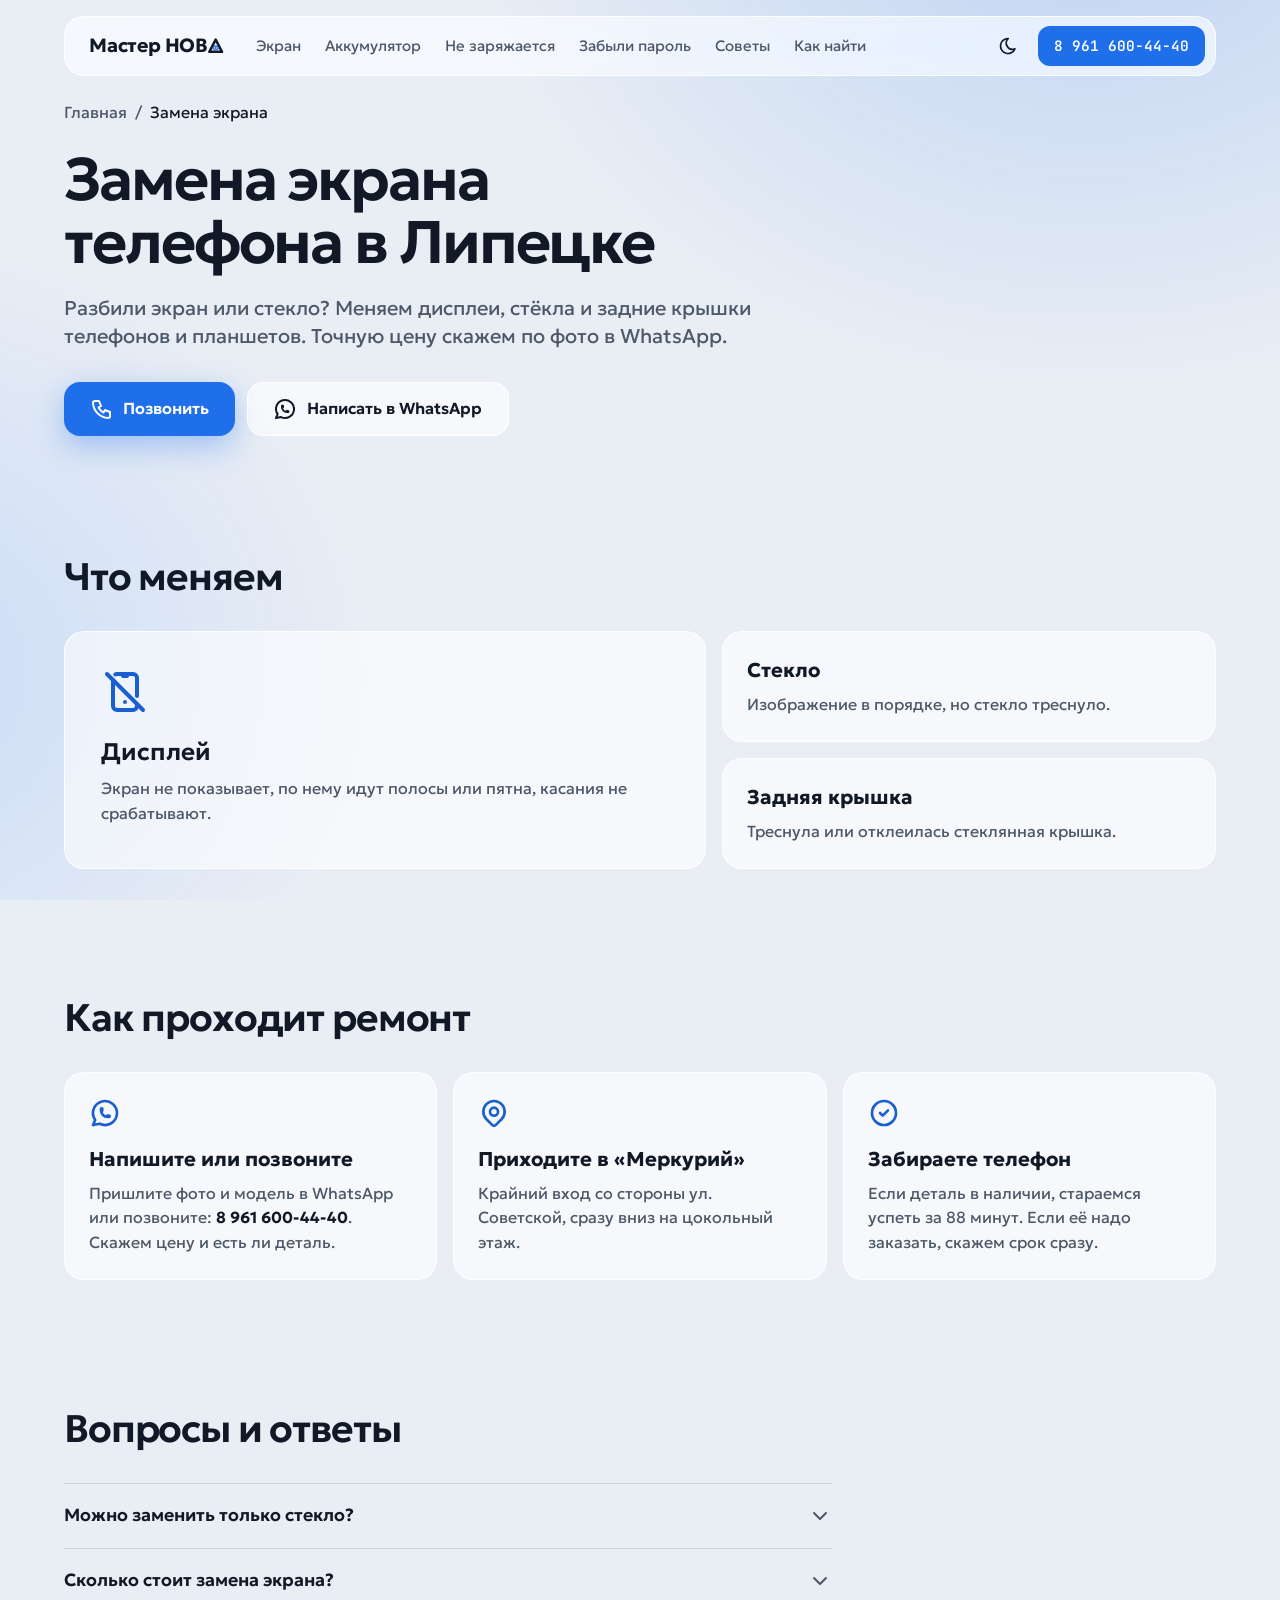
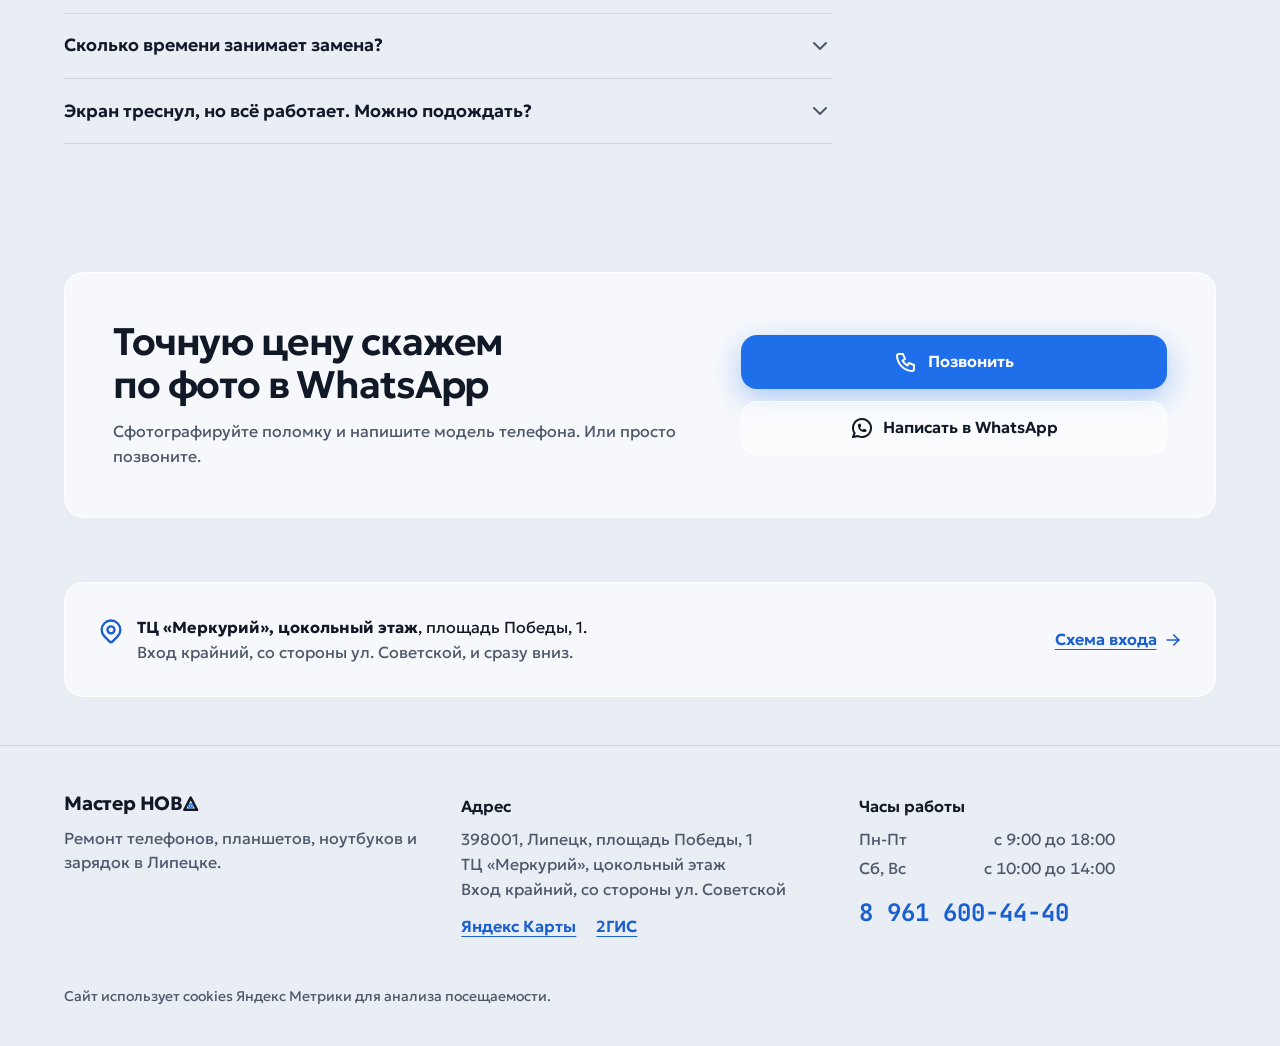
<file: zamena-ekrana/index.html>
<!doctype html>
<html lang="ru">
<head>
<meta charset="utf-8">
<meta name="viewport" content="width=device-width, initial-scale=1">
<title>Замена экрана телефона в Липецке | Мастер НОВА</title>
<meta name="description" content="Замена дисплея, стекла и задней крышки телефона в Липецке. Точную цену скажем по фото в WhatsApp. ТЦ «Меркурий», цокольный этаж, площадь Победы, 1.">
<link rel="canonical" href="https://masternova.ru/zamena-ekrana/">
<meta name="theme-color" content="#e9eef5">
<script>
// Тема до первой отрисовки: выбор пользователя из localStorage, иначе настройка устройства
(function () {
  var d = document.documentElement, mq = window.matchMedia('(prefers-color-scheme: dark)'), saved = null;
  try { saved = localStorage.getItem('theme'); } catch (e) {}
  window.applyTheme = function (t) {
    d.setAttribute('data-theme', t);
    var m = document.querySelector('meta[name="theme-color"]');
    if (m) m.setAttribute('content', t === 'dark' ? '#080b11' : '#e9eef5');
    var b = document.querySelector('[data-theme-toggle]');
    if (b) b.setAttribute('aria-pressed', t === 'dark' ? 'true' : 'false');
  };
  applyTheme(saved === 'dark' || saved === 'light' ? saved : (mq.matches ? 'dark' : 'light'));
  // Пока посетитель сам не выбрал тему, следуем за устройством
  if (mq.addEventListener) mq.addEventListener('change', function (e) {
    var s = null; try { s = localStorage.getItem('theme'); } catch (x) {}
    if (!s) applyTheme(e.matches ? 'dark' : 'light');
  });
})();
</script>
<meta name="format-detection" content="telephone=no">
<link rel="icon" href="/favicon.ico" sizes="32x32">
<link rel="icon" href="/favicon.svg" type="image/svg+xml">
<link rel="apple-touch-icon" href="/apple-touch-icon.png">
<link rel="preload" href="/fonts/geologica-cyrillic.woff2" as="font" type="font/woff2" crossorigin>
<link rel="stylesheet" href="/assets/styles.css">
<meta property="og:type" content="website">
<meta property="og:locale" content="ru_RU">
<meta property="og:site_name" content="Мастер НОВА">
<meta property="og:title" content="Замена экрана телефона в Липецке | Мастер НОВА">
<meta property="og:description" content="Замена дисплея, стекла и задней крышки телефона в Липецке. Точную цену скажем по фото в WhatsApp. ТЦ «Меркурий», цокольный этаж, площадь Победы, 1.">
<meta property="og:url" content="https://masternova.ru/zamena-ekrana/">
<meta property="og:image" content="https://masternova.ru/og.png">
<meta property="og:image:width" content="1200">
<meta property="og:image:height" content="630">
<meta name="twitter:card" content="summary_large_image">
<script type="application/ld+json">
{
 "@context": "https://schema.org",
 "@graph": [
  {
   "@type": "Service",
   "name": "Замена экрана и стекла телефона",
   "serviceType": "Замена экрана и стекла телефона",
   "url": "https://masternova.ru/zamena-ekrana/",
   "provider": {
    "@id": "https://masternova.ru/#business"
   },
   "areaServed": {
    "@type": "City",
    "name": "Липецк"
   }
  },
  {
   "@type": "LocalBusiness",
   "@id": "https://masternova.ru/#business",
   "name": "Мастер НОВА",
   "alternateName": [
    "Мастер NOVA",
    "Мастер Нова",
    "Мастер-Nova",
    "Мастер-nova"
   ],
   "description": "Ремонт телефонов, планшетов, ноутбуков и зарядных устройств в Липецке, ТЦ «Меркурий», цокольный этаж.",
   "url": "https://masternova.ru/",
   "telephone": "+79616004440",
   "image": "https://masternova.ru/og.png",
   "logo": "https://masternova.ru/favicon.svg",
   "address": {
    "@type": "PostalAddress",
    "streetAddress": "площадь Победы, 1, ТЦ «Меркурий», цокольный этаж",
    "addressLocality": "Липецк",
    "addressRegion": "Липецкая область",
    "postalCode": "398001",
    "addressCountry": "RU"
   },
   "geo": {
    "@type": "GeoCoordinates",
    "latitude": 52.6036,
    "longitude": 39.5748
   },
   "hasMap": "https://yandex.ru/maps/org/master_nova/114632558328/",
   "sameAs": [
    "https://yandex.ru/maps/org/master_nova/114632558328/",
    "https://2gis.ru/lipetsk/firm/7881827628881690"
   ],
   "areaServed": {
    "@type": "City",
    "name": "Липецк"
   },
   "openingHoursSpecification": [
    {
     "@type": "OpeningHoursSpecification",
     "dayOfWeek": [
      "Monday",
      "Tuesday",
      "Wednesday",
      "Thursday",
      "Friday"
     ],
     "opens": "09:00",
     "closes": "18:00"
    },
    {
     "@type": "OpeningHoursSpecification",
     "dayOfWeek": [
      "Saturday",
      "Sunday"
     ],
     "opens": "10:00",
     "closes": "14:00"
    }
   ]
  },
  {
   "@type": "FAQPage",
   "mainEntity": [
    {
     "@type": "Question",
     "name": "Можно заменить только стекло?",
     "acceptedAnswer": {
      "@type": "Answer",
      "text": "Часто можно, если сам дисплей цел: показывает без полос и пятен и реагирует на касания. Посмотрим телефон и скажем, что нужно менять."
     }
    },
    {
     "@type": "Question",
     "name": "Сколько стоит замена экрана?",
     "acceptedAnswer": {
      "@type": "Answer",
      "text": "Зависит от модели: дисплеи для разных телефонов стоят по-разному. Пришлите модель и фото в WhatsApp, назовём цену."
     }
    },
    {
     "@type": "Question",
     "name": "Сколько времени занимает замена?",
     "acceptedAnswer": {
      "@type": "Answer",
      "text": "Если дисплей для вашей модели есть в наличии, стараемся успеть за 88 минут. Если его нужно заказать, скажем срок сразу."
     }
    },
    {
     "@type": "Question",
     "name": "Экран треснул, но всё работает. Можно подождать?",
     "acceptedAnswer": {
      "@type": "Answer",
      "text": "Можно, но трещины растут, а осколки стекла режут пальцы. Наклейте плёнку или скотч и не откладывайте ремонт надолго."
     }
    }
   ]
  },
  {
   "@type": "BreadcrumbList",
   "itemListElement": [
    {
     "@type": "ListItem",
     "position": 1,
     "name": "Главная",
     "item": "https://masternova.ru/"
    },
    {
     "@type": "ListItem",
     "position": 2,
     "name": "Замена экрана",
     "item": "https://masternova.ru/zamena-ekrana/"
    }
   ]
  }
 ]
}
</script>
</head>
<body class="font-sans antialiased">
<a href="#main" class="sr-only focus:not-sr-only focus:fixed focus:top-3 focus:left-3 focus:z-50 focus:bg-accent focus:text-white focus:px-4 focus:py-2 focus:rounded-box">К содержанию</a>

<header class="sticky top-0 z-40 pt-2 md:pt-4">
  <div class="wrap">
    <div class="glass-blur rounded-[20px] flex h-14 md:h-15 items-center justify-between gap-4 pl-4 pr-1.5 md:pl-6 md:pr-2.5">
      <a href="/" class="logo"><span class="sr-only">Мастер НОВА</span><span aria-hidden="true">Мастер НОВ<svg class="logo-a" viewBox="0 0 24 24" aria-hidden="true" focusable="false"><path d="M12 2.6 21.9 21.6H2.1Z" fill="none" stroke="currentColor" stroke-width="3.9" stroke-linejoin="round"/><path d="M7.3 15.5c1.6-2.2 3.2-3.2 4.7-3.2s3.1 1 4.7 3.2c-1.6 2.2-3.2 3.2-4.7 3.2s-3.1-1-4.7-3.2Z" fill="none" stroke="var(--accent-text)" stroke-width="1.6"/><circle cx="12" cy="15.5" r="1.6" fill="var(--accent-text)"/></svg></span></a>
      <nav aria-label="Основное меню" class="hidden lg:block grow pl-4">
        <ul class="flex items-center gap-6 text-[15px]">
          <li><a class="nav-link" href="/zamena-ekrana/">Экран</a></li>
          <li><a class="nav-link" href="/zamena-akkumulyatora/">Аккумулятор</a></li>
          <li><a class="nav-link" href="/ne-zaryazhaetsya/">Не заряжается</a></li>
          <li><a class="nav-link" href="/zabyli-parol/">Забыли пароль</a></li>
          <li><a class="nav-link" href="/sovety/">Советы</a></li>
          <li><a class="nav-link" href="/#kak-nayti">Как найти</a></li>
        </ul>
      </nav>
      <div class="flex items-center gap-1 md:gap-2">
        <button type="button" class="icon-btn theme-btn" data-theme-toggle aria-label="Тёмная тема" aria-pressed="false"><svg class="i-moon size-5 shrink-0" aria-hidden="true" focusable="false"
  xmlns="http://www.w3.org/2000/svg"
 
 
  viewBox="0 0 24 24"
  fill="none"
  stroke="currentColor"
  stroke-width="2"
  stroke-linecap="round"
  stroke-linejoin="round"
 
>
  <path stroke="none" d="M0 0h24v24H0z" fill="none" />
  <path d="M12 3c.132 0 .263 0 .393 0a7.5 7.5 0 0 0 7.92 12.446a9 9 0 1 1 -8.313 -12.454l0 .008" />
</svg><svg class="i-sun size-5 shrink-0" aria-hidden="true" focusable="false"
  xmlns="http://www.w3.org/2000/svg"
 
 
  viewBox="0 0 24 24"
  fill="none"
  stroke="currentColor"
  stroke-width="2"
  stroke-linecap="round"
  stroke-linejoin="round"
 
>
  <path stroke="none" d="M0 0h24v24H0z" fill="none" />
  <path d="M8 12a4 4 0 1 0 8 0a4 4 0 1 0 -8 0" />
  <path d="M3 12h1m8 -9v1m8 8h1m-9 8v1m-6.4 -15.4l.7 .7m12.1 -.7l-.7 .7m0 11.4l.7 .7m-12.1 -.7l-.7 .7" />
</svg></button>
        <a href="tel:+79616004440" class="hidden md:inline-flex btn btn-call btn-sm font-mono tabular-nums">8 961 600-44-40</a>
        <details class="menu lg:hidden">
          <summary aria-label="Меню" class="menu-btn icon-btn"><svg class="size-6 shrink-0" aria-hidden="true" focusable="false"
  xmlns="http://www.w3.org/2000/svg"
 
 
  viewBox="0 0 24 24"
  fill="none"
  stroke="currentColor"
  stroke-width="2"
  stroke-linecap="round"
  stroke-linejoin="round"
 
>
  <path stroke="none" d="M0 0h24v24H0z" fill="none" />
  <path d="M4 6l16 0" />
  <path d="M4 12l16 0" />
  <path d="M4 18l16 0" />
</svg></summary>
          <nav aria-label="Меню" class="menu-panel">
            <a href="/zamena-ekrana/">Замена экрана</a>
            <a href="/zamena-akkumulyatora/">Аккумулятор</a>
            <a href="/ne-zaryazhaetsya/">Не заряжается</a>
            <a href="/zabyli-parol/">Забыли пароль</a>
            <a href="/sovety/">Советы</a>
            <a href="/#kak-nayti">Как найти</a>
          </nav>
        </details>
      </div>
    </div>
  </div>
</header>

<main id="main">
<nav aria-label="Навигация" class="wrap pt-6 text-base text-muted max-md:text-center"><a href="/" class="hover:text-text underline-offset-4 hover:underline">Главная</a><span aria-hidden="true" class="px-2">/</span><span aria-current="page" class="text-text">Замена экрана</span></nav><section class="wrap pt-6 pb-10 md:pb-14">
  <h1 class="h1 max-w-[20ch]">Замена экрана телефона в Липецке</h1>
  <p class="mt-5 text-lg md:text-xl text-muted max-w-[52ch] max-md:text-center max-md:mx-auto">Разбили экран или стекло? Меняем дисплеи, стёкла и задние крышки телефонов и планшетов. Точную цену скажем по фото в WhatsApp.</p>
  <div class="mt-8 grid gap-3 sm:flex sm:flex-wrap sm:max-md:justify-center"><a href="tel:+79616004440" class="btn btn-call "><svg class="size-6 shrink-0" aria-hidden="true" focusable="false"
  xmlns="http://www.w3.org/2000/svg"
 
 
  viewBox="0 0 24 24"
  fill="none"
  stroke="currentColor"
  stroke-width="2"
  stroke-linecap="round"
  stroke-linejoin="round"
 
>
  <path stroke="none" d="M0 0h24v24H0z" fill="none" />
  <path d="M5 4h4l2 5l-2.5 1.5a11 11 0 0 0 5 5l1.5 -2.5l5 2v4a2 2 0 0 1 -2 2a16 16 0 0 1 -15 -15a2 2 0 0 1 2 -2" />
</svg><span>Позвонить</span></a><a href="https://wa.me/79616004440" class="btn btn-wa " target="_blank" rel="noopener"><svg class="size-6 shrink-0" aria-hidden="true" focusable="false"
  xmlns="http://www.w3.org/2000/svg"
 
 
  viewBox="0 0 24 24"
  fill="none"
  stroke="currentColor"
  stroke-width="2"
  stroke-linecap="round"
  stroke-linejoin="round"
 
>
  <path stroke="none" d="M0 0h24v24H0z" fill="none" />
  <path d="M3 21l1.65 -3.8a9 9 0 1 1 3.4 2.9l-5.05 .9" />
  <path d="M9 10a.5 .5 0 0 0 1 0v-1a.5 .5 0 0 0 -1 0v1a5 5 0 0 0 5 5h1a.5 .5 0 0 0 0 -1h-1a.5 .5 0 0 0 0 1" />
</svg><span>Написать в WhatsApp</span></a></div>
</section>

<section class="wrap py-12 md:py-16" aria-labelledby="what-title">
  <h2 id="what-title" class="h2">Что меняем</h2>
  <div class="mt-8 grid gap-4 md:grid-cols-[1.3fr_1fr]">
    <div class="rounded-box glass p-7 md:p-9">
      <svg class="size-12 text-accent-text shrink-0" aria-hidden="true" focusable="false"
  xmlns="http://www.w3.org/2000/svg"
 
 
  viewBox="0 0 24 24"
  fill="none"
  stroke="currentColor"
  stroke-width="2"
  stroke-linecap="round"
  stroke-linejoin="round"
 
>
  <path stroke="none" d="M0 0h24v24H0z" fill="none" />
  <path d="M7.159 3.185c.256 -.119 .54 -.185 .841 -.185h8a2 2 0 0 1 2 2v9m0 4v1a2 2 0 0 1 -2 2h-8a2 2 0 0 1 -2 -2v-13" />
  <path d="M11 4h2" />
  <path d="M3 3l18 18" />
  <path d="M12 17v.01" />
</svg>
      <h3 class="mt-5 text-2xl font-semibold">Дисплей</h3>
      <p class="mt-2 text-muted">Экран не показывает, по нему идут полосы или пятна, касания не срабатывают.</p>
    </div>
    <div class="grid gap-4">
      <div class="rounded-box glass p-6">
        <h3 class="text-xl font-bold">Стекло</h3>
        <p class="mt-2 text-muted">Изображение в порядке, но стекло треснуло.</p>
      </div>
      <div class="rounded-box glass p-6">
        <h3 class="text-xl font-bold">Задняя крышка</h3>
        <p class="mt-2 text-muted">Треснула или отклеилась стеклянная крышка.</p>
      </div>
    </div>
  </div>
</section>


<section class="wrap py-12 md:py-16" aria-labelledby="steps-title">
  <h2 id="steps-title" class="h2">Как проходит ремонт</h2>
  <ol class="mt-8 grid gap-4 md:grid-cols-3"><li class="rounded-box glass p-6"><svg class="size-8 text-accent-text shrink-0" aria-hidden="true" focusable="false"
  xmlns="http://www.w3.org/2000/svg"
 
 
  viewBox="0 0 24 24"
  fill="none"
  stroke="currentColor"
  stroke-width="2"
  stroke-linecap="round"
  stroke-linejoin="round"
 
>
  <path stroke="none" d="M0 0h24v24H0z" fill="none" />
  <path d="M3 21l1.65 -3.8a9 9 0 1 1 3.4 2.9l-5.05 .9" />
  <path d="M9 10a.5 .5 0 0 0 1 0v-1a.5 .5 0 0 0 -1 0v1a5 5 0 0 0 5 5h1a.5 .5 0 0 0 0 -1h-1a.5 .5 0 0 0 0 1" />
</svg>
  <h3 class="mt-4 text-xl font-bold">Напишите или позвоните</h3><p class="mt-2 text-muted">Пришлите фото и модель в WhatsApp или позвоните: <a href="tel:+79616004440" class="whitespace-nowrap font-bold text-text">8 961 600-44-40</a>. Скажем цену и есть ли деталь.</p></li><li class="rounded-box glass p-6"><svg class="size-8 text-accent-text shrink-0" aria-hidden="true" focusable="false"
  xmlns="http://www.w3.org/2000/svg"
 
 
  viewBox="0 0 24 24"
  fill="none"
  stroke="currentColor"
  stroke-width="2"
  stroke-linecap="round"
  stroke-linejoin="round"
 
>
  <path stroke="none" d="M0 0h24v24H0z" fill="none" />
  <path d="M9 11a3 3 0 1 0 6 0a3 3 0 0 0 -6 0" />
  <path d="M17.657 16.657l-4.243 4.243a2 2 0 0 1 -2.827 0l-4.244 -4.243a8 8 0 1 1 11.314 0" />
</svg>
  <h3 class="mt-4 text-xl font-bold">Приходите в «Меркурий»</h3><p class="mt-2 text-muted">Крайний вход со стороны ул. Советской, сразу вниз на цокольный этаж.</p></li><li class="rounded-box glass p-6"><svg class="size-8 text-accent-text shrink-0" aria-hidden="true" focusable="false"
  xmlns="http://www.w3.org/2000/svg"
 
 
  viewBox="0 0 24 24"
  fill="none"
  stroke="currentColor"
  stroke-width="2"
  stroke-linecap="round"
  stroke-linejoin="round"
 
>
  <path stroke="none" d="M0 0h24v24H0z" fill="none" />
  <path d="M3 12a9 9 0 1 0 18 0a9 9 0 1 0 -18 0" />
  <path d="M9 12l2 2l4 -4" />
</svg>
  <h3 class="mt-4 text-xl font-bold">Забираете телефон</h3><p class="mt-2 text-muted">Если деталь в наличии, стараемся успеть за 88 минут. Если её надо заказать, скажем срок сразу.</p></li></ol>
</section>

<section class="wrap py-12 md:py-16" aria-labelledby="faq-title">
  <h2 id="faq-title" class="h2">Вопросы и ответы</h2>
  <div class="mt-8 max-w-3xl divide-y divide-edge border-y border-edge"><details class="faq group">
  <summary><span>Можно заменить только стекло?</span><svg class="size-6 text-muted transition-transform group-open:rotate-180 shrink-0" aria-hidden="true" focusable="false"
  xmlns="http://www.w3.org/2000/svg"
 
 
  viewBox="0 0 24 24"
  fill="none"
  stroke="currentColor"
  stroke-width="2"
  stroke-linecap="round"
  stroke-linejoin="round"
 
>
  <path stroke="none" d="M0 0h24v24H0z" fill="none" />
  <path d="M6 9l6 6l6 -6" />
</svg></summary>
  <div class="faq-a">Часто можно, если сам дисплей цел: показывает без полос и пятен и реагирует на касания. Посмотрим телефон и скажем, что нужно менять.</div>
</details><details class="faq group">
  <summary><span>Сколько стоит замена экрана?</span><svg class="size-6 text-muted transition-transform group-open:rotate-180 shrink-0" aria-hidden="true" focusable="false"
  xmlns="http://www.w3.org/2000/svg"
 
 
  viewBox="0 0 24 24"
  fill="none"
  stroke="currentColor"
  stroke-width="2"
  stroke-linecap="round"
  stroke-linejoin="round"
 
>
  <path stroke="none" d="M0 0h24v24H0z" fill="none" />
  <path d="M6 9l6 6l6 -6" />
</svg></summary>
  <div class="faq-a">Зависит от модели: дисплеи для разных телефонов стоят по-разному. Пришлите модель и фото в <a href="https://wa.me/79616004440">WhatsApp</a>, назовём цену.</div>
</details><details class="faq group">
  <summary><span>Сколько времени занимает замена?</span><svg class="size-6 text-muted transition-transform group-open:rotate-180 shrink-0" aria-hidden="true" focusable="false"
  xmlns="http://www.w3.org/2000/svg"
 
 
  viewBox="0 0 24 24"
  fill="none"
  stroke="currentColor"
  stroke-width="2"
  stroke-linecap="round"
  stroke-linejoin="round"
 
>
  <path stroke="none" d="M0 0h24v24H0z" fill="none" />
  <path d="M6 9l6 6l6 -6" />
</svg></summary>
  <div class="faq-a">Если дисплей для вашей модели есть в наличии, стараемся успеть за 88 минут. Если его нужно заказать, скажем срок сразу.</div>
</details><details class="faq group">
  <summary><span>Экран треснул, но всё работает. Можно подождать?</span><svg class="size-6 text-muted transition-transform group-open:rotate-180 shrink-0" aria-hidden="true" focusable="false"
  xmlns="http://www.w3.org/2000/svg"
 
 
  viewBox="0 0 24 24"
  fill="none"
  stroke="currentColor"
  stroke-width="2"
  stroke-linecap="round"
  stroke-linejoin="round"
 
>
  <path stroke="none" d="M0 0h24v24H0z" fill="none" />
  <path d="M6 9l6 6l6 -6" />
</svg></summary>
  <div class="faq-a">Можно, но трещины растут, а осколки стекла режут пальцы. Наклейте плёнку или скотч и не откладывайте ремонт надолго.</div>
</details></div>
</section>
<section class="wrap py-12 md:py-16" aria-labelledby="cta-title">
  <div class="rounded-box glass px-6 py-10 md:px-12 md:py-12 grid gap-8 md:grid-cols-[1.4fr_1fr] md:items-center">
    <div class="max-md:text-center">
      <h2 id="cta-title" class="h2">Точную цену скажем по фото в WhatsApp</h2>
      <p class="mt-3 text-muted max-w-[52ch] max-md:mx-auto">Сфотографируйте поломку и напишите модель телефона. Или просто позвоните.</p>
    </div>
    <div class="grid gap-3 sm:grid-cols-2 md:grid-cols-1"><a href="tel:+79616004440" class="btn btn-call "><svg class="size-6 shrink-0" aria-hidden="true" focusable="false"
  xmlns="http://www.w3.org/2000/svg"
 
 
  viewBox="0 0 24 24"
  fill="none"
  stroke="currentColor"
  stroke-width="2"
  stroke-linecap="round"
  stroke-linejoin="round"
 
>
  <path stroke="none" d="M0 0h24v24H0z" fill="none" />
  <path d="M5 4h4l2 5l-2.5 1.5a11 11 0 0 0 5 5l1.5 -2.5l5 2v4a2 2 0 0 1 -2 2a16 16 0 0 1 -15 -15a2 2 0 0 1 2 -2" />
</svg><span>Позвонить</span></a><a href="https://wa.me/79616004440" class="btn btn-wa " target="_blank" rel="noopener"><svg class="size-6 shrink-0" aria-hidden="true" focusable="false"
  xmlns="http://www.w3.org/2000/svg"
 
 
  viewBox="0 0 24 24"
  fill="none"
  stroke="currentColor"
  stroke-width="2"
  stroke-linecap="round"
  stroke-linejoin="round"
 
>
  <path stroke="none" d="M0 0h24v24H0z" fill="none" />
  <path d="M3 21l1.65 -3.8a9 9 0 1 1 3.4 2.9l-5.05 .9" />
  <path d="M9 10a.5 .5 0 0 0 1 0v-1a.5 .5 0 0 0 -1 0v1a5 5 0 0 0 5 5h1a.5 .5 0 0 0 0 -1h-1a.5 .5 0 0 0 0 1" />
</svg><span>Написать в WhatsApp</span></a></div>
  </div>
</section>
<section class="wrap pb-6" aria-label="Как нас найти">
  <div class="rounded-box glass p-6 md:p-8 flex flex-col md:flex-row gap-6 md:items-center md:justify-between">
    <p class="flex gap-3 items-start"><svg class="size-7 text-accent-text mt-0.5 shrink-0" aria-hidden="true" focusable="false"
  xmlns="http://www.w3.org/2000/svg"
 
 
  viewBox="0 0 24 24"
  fill="none"
  stroke="currentColor"
  stroke-width="2"
  stroke-linecap="round"
  stroke-linejoin="round"
 
>
  <path stroke="none" d="M0 0h24v24H0z" fill="none" />
  <path d="M9 11a3 3 0 1 0 6 0a3 3 0 0 0 -6 0" />
  <path d="M17.657 16.657l-4.243 4.243a2 2 0 0 1 -2.827 0l-4.244 -4.243a8 8 0 1 1 11.314 0" />
</svg>
      <span><b>ТЦ «Меркурий», цокольный этаж</b>, площадь Победы, 1.<br>
      <span class="text-muted">Вход крайний, со стороны ул. Советской, и сразу вниз.</span></span></p>
    <a href="/#kak-nayti" class="link-arrow whitespace-nowrap">Схема входа <svg class="size-5 shrink-0" aria-hidden="true" focusable="false"
  xmlns="http://www.w3.org/2000/svg"
 
 
  viewBox="0 0 24 24"
  fill="none"
  stroke="currentColor"
  stroke-width="2"
  stroke-linecap="round"
  stroke-linejoin="round"
 
>
  <path stroke="none" d="M0 0h24v24H0z" fill="none" />
  <path d="M5 12l14 0" />
  <path d="M13 18l6 -6" />
  <path d="M13 6l6 6" />
</svg></a>
  </div>
</section>
</main>

<footer class="border-t border-edge mt-6 pb-28 md:pb-10">
  <div class="wrap grid gap-10 py-12 md:grid-cols-3 max-md:text-center">
    <div>
      <p class="logo"><span class="sr-only">Мастер НОВА</span><span aria-hidden="true">Мастер НОВ<svg class="logo-a" viewBox="0 0 24 24" aria-hidden="true" focusable="false"><path d="M12 2.6 21.9 21.6H2.1Z" fill="none" stroke="currentColor" stroke-width="3.9" stroke-linejoin="round"/><path d="M7.3 15.5c1.6-2.2 3.2-3.2 4.7-3.2s3.1 1 4.7 3.2c-1.6 2.2-3.2 3.2-4.7 3.2s-3.1-1-4.7-3.2Z" fill="none" stroke="var(--accent-text)" stroke-width="1.6"/><circle cx="12" cy="15.5" r="1.6" fill="var(--accent-text)"/></svg></span></p>
      <p class="mt-3 text-muted">Ремонт телефонов, планшетов, ноутбуков и зарядок в Липецке.</p>
    </div>
    <div>
      <p class="font-semibold">Адрес</p>
      <address class="not-italic mt-2 text-muted">398001, Липецк, площадь Победы, 1<br>ТЦ «Меркурий», цокольный этаж<br>Вход крайний, со стороны ул. Советской</address>
      <p class="mt-3 flex flex-wrap gap-x-5 gap-y-2 max-md:justify-center">
        <a href="https://yandex.ru/maps/org/master_nova/114632558328/" class="link-arrow" target="_blank" rel="noopener">Яндекс Карты</a>
        <a href="https://2gis.ru/lipetsk/firm/7881827628881690" class="link-arrow" target="_blank" rel="noopener">2ГИС</a>
      </p>
    </div>
    <div>
      <p class="font-semibold">Часы работы</p>
      <dl class="mt-2 text-muted max-w-64 grid gap-1 max-md:mx-auto"><div class="flex justify-between gap-4"><dt>Пн-Пт</dt><dd class="tabular-nums">с 9:00 до 18:00</dd></div><div class="flex justify-between gap-4"><dt>Сб, Вс</dt><dd class="tabular-nums">с 10:00 до 14:00</dd></div></dl>
      <p class="mt-4"><a href="tel:+79616004440" class="font-mono text-2xl font-bold tabular-nums text-accent-text hover:text-text">8 961 600-44-40</a></p>
    </div>
  </div>
  <p class="wrap text-sm text-muted max-md:text-center">Сайт использует cookies Яндекс Метрики для анализа посещаемости.</p>
</footer>

<div class="fixed inset-x-0 bottom-0 z-40 p-2 md:hidden" role="region" aria-label="Связаться">
  <div class="glass-blur rounded-[20px] grid grid-cols-2 gap-2 p-2">
    <a href="tel:+79616004440" class="btn btn-call !min-h-12 !shadow-none"><svg class="size-5 shrink-0" aria-hidden="true" focusable="false"
  xmlns="http://www.w3.org/2000/svg"
 
 
  viewBox="0 0 24 24"
  fill="none"
  stroke="currentColor"
  stroke-width="2"
  stroke-linecap="round"
  stroke-linejoin="round"
 
>
  <path stroke="none" d="M0 0h24v24H0z" fill="none" />
  <path d="M5 4h4l2 5l-2.5 1.5a11 11 0 0 0 5 5l1.5 -2.5l5 2v4a2 2 0 0 1 -2 2a16 16 0 0 1 -15 -15a2 2 0 0 1 2 -2" />
</svg><span>Позвонить</span></a>
    <a href="https://wa.me/79616004440" class="btn btn-wa !min-h-12" target="_blank" rel="noopener"><svg class="size-5 shrink-0" aria-hidden="true" focusable="false"
  xmlns="http://www.w3.org/2000/svg"
 
 
  viewBox="0 0 24 24"
  fill="none"
  stroke="currentColor"
  stroke-width="2"
  stroke-linecap="round"
  stroke-linejoin="round"
 
>
  <path stroke="none" d="M0 0h24v24H0z" fill="none" />
  <path d="M3 21l1.65 -3.8a9 9 0 1 1 3.4 2.9l-5.05 .9" />
  <path d="M9 10a.5 .5 0 0 0 1 0v-1a.5 .5 0 0 0 -1 0v1a5 5 0 0 0 5 5h1a.5 .5 0 0 0 0 -1h-1a.5 .5 0 0 0 0 1" />
</svg><span>WhatsApp</span></a>
  </div>
</div>

<script>
// Переключатель темы: выбор запоминаем, дальше он важнее настройки устройства
(function () {
  var b = document.querySelector('[data-theme-toggle]'); if (!b || !window.applyTheme) return;
  applyTheme(document.documentElement.getAttribute('data-theme'));
  b.addEventListener('click', function () {
    var t = document.documentElement.getAttribute('data-theme') === 'dark' ? 'light' : 'dark';
    applyTheme(t);
    try { localStorage.setItem('theme', t); } catch (e) {}
  });
})();
// Цели Метрики: один обработчик на все ссылки, распознаём по href
(function () {
  function goal(id) { if (typeof ym === 'function') ym(window.YM_ID, 'reachGoal', id); }
  document.addEventListener('click', function (e) {
    var a = e.target.closest('a[href]'); if (!a) return;
    var h = a.getAttribute('href') || '';
    if (h.indexOf('tel:') === 0) { goal('click_phone'); return; }
    if (h.indexOf('wa.me/') !== -1) { goal('click_whatsapp'); goal('click_messenger_any'); return; }
    if (h.indexOf('yandex.ru/maps') !== -1 || h.indexOf('2gis.ru') !== -1) { goal('click_route'); }
  });
})();
</script>
<script>
window.YM_ID=113524409;
window.addEventListener('load',function(){setTimeout(function(){
(function(m,e,t,r,i,k,a){m[i]=m[i]||function(){(m[i].a=m[i].a||[]).push(arguments)};m[i].l=1*new Date();
k=e.createElement(t),a=e.getElementsByTagName(t)[0],k.async=1,k.src=r,a.parentNode.insertBefore(k,a)})
(window,document,'script','https://mc.yandex.ru/metrika/tag.js?id=113524409','ym');
ym(113524409,'init',{ssr:true,clickmap:true,trackLinks:true,accurateTrackBounce:true,referrer:document.referrer,url:location.href});
},1500)});
</script>
<noscript><div><img src="https://mc.yandex.ru/watch/113524409" style="position:absolute;left:-9999px" alt=""></div></noscript>
</body>
</html>
</file>
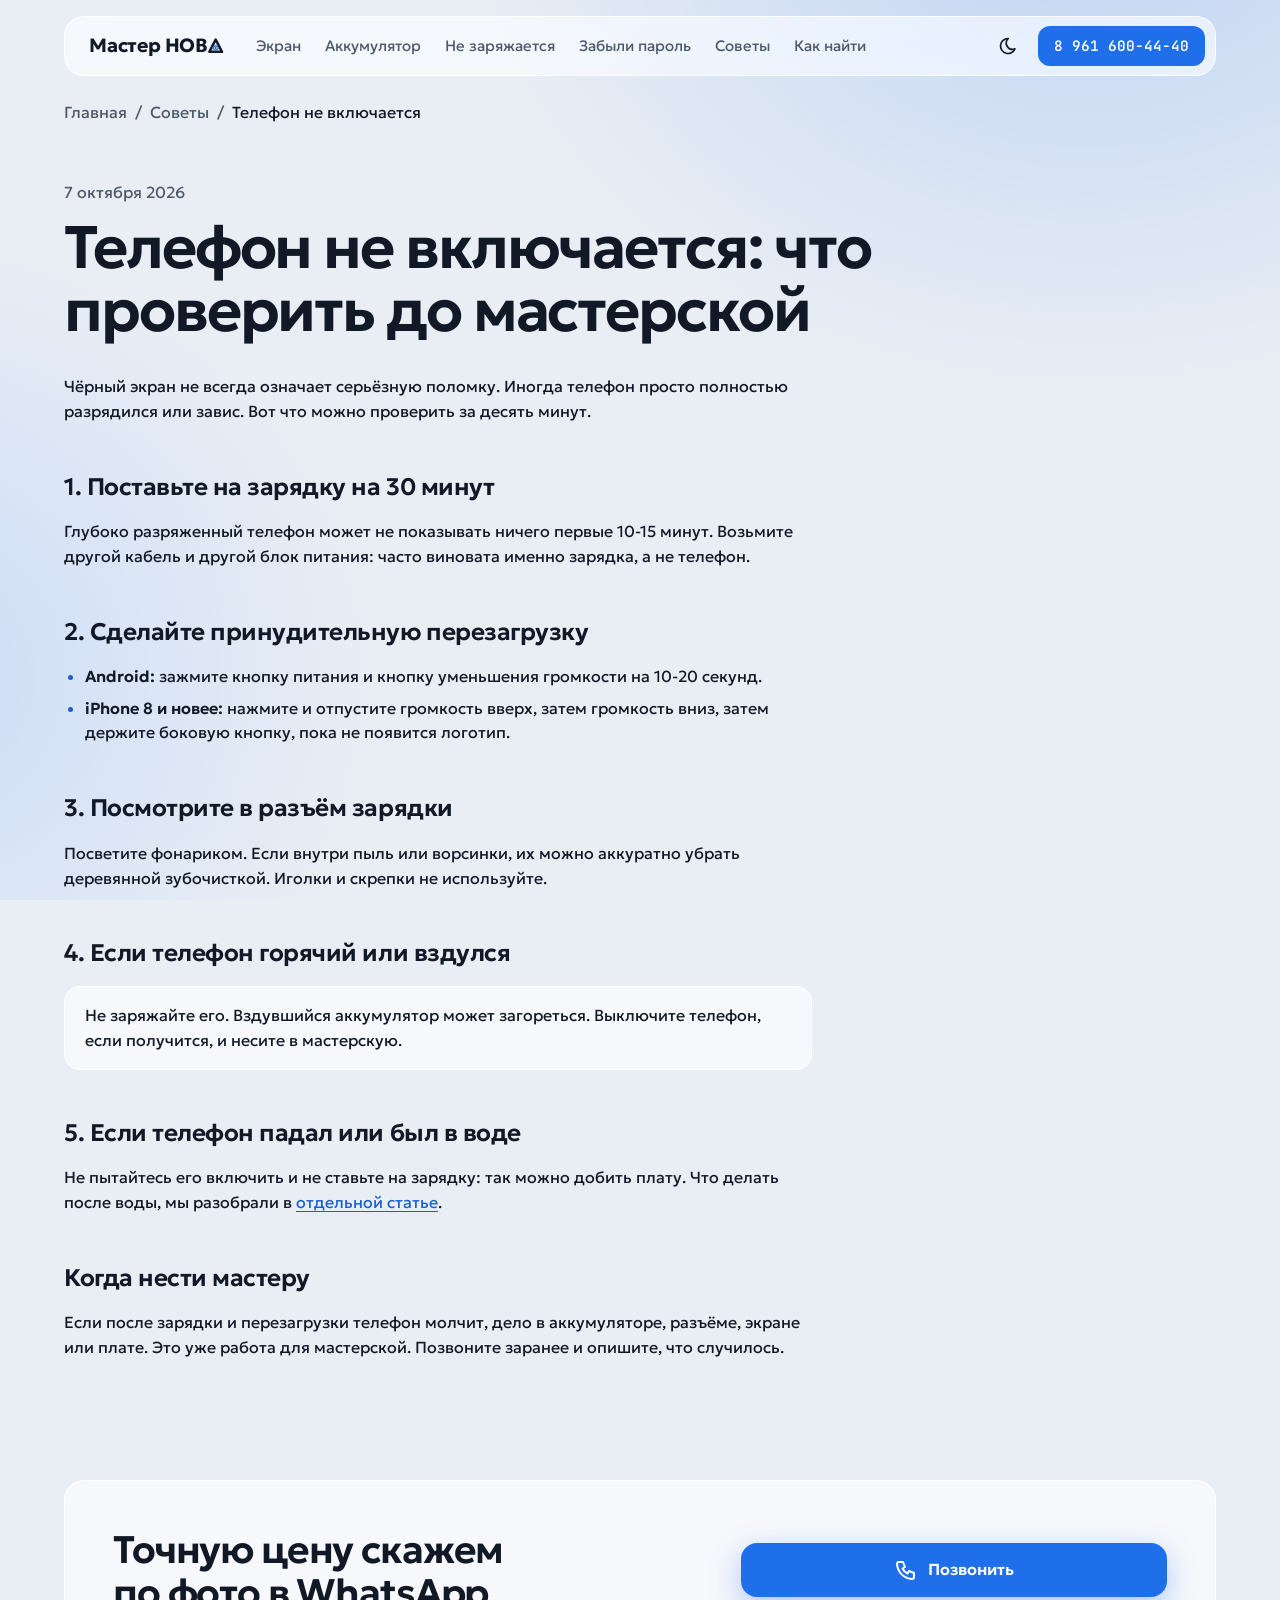
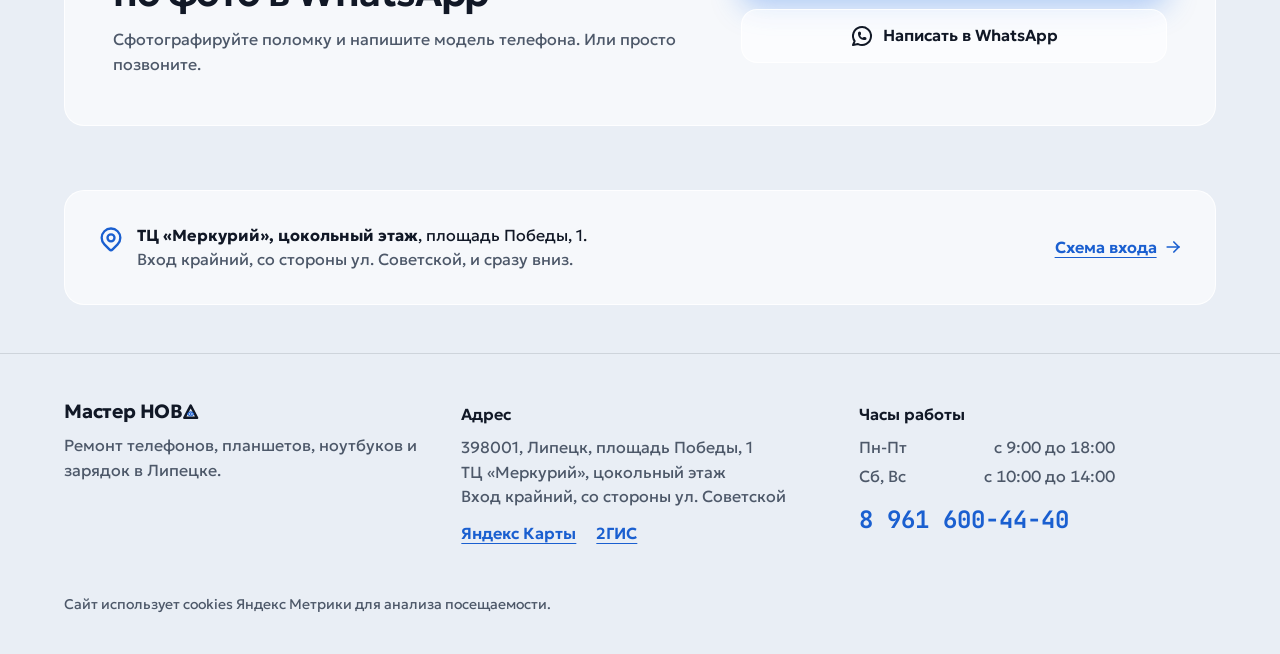
<file: sovety/telefon-ne-vklyuchaetsya/index.html>
<!doctype html>
<html lang="ru">
<head>
<meta charset="utf-8">
<meta name="viewport" content="width=device-width, initial-scale=1">
<title>Телефон не включается: что проверить | Мастер НОВА</title>
<meta name="description" content="Телефон не включается? Пять простых проверок: зарядка, принудительная перезагрузка, разъём, перегрев. И когда лучше сразу нести телефон мастеру.">
<link rel="canonical" href="https://masternova.ru/sovety/telefon-ne-vklyuchaetsya/">
<meta name="theme-color" content="#e9eef5">
<script>
// Тема до первой отрисовки: выбор пользователя из localStorage, иначе настройка устройства
(function () {
  var d = document.documentElement, mq = window.matchMedia('(prefers-color-scheme: dark)'), saved = null;
  try { saved = localStorage.getItem('theme'); } catch (e) {}
  window.applyTheme = function (t) {
    d.setAttribute('data-theme', t);
    var m = document.querySelector('meta[name="theme-color"]');
    if (m) m.setAttribute('content', t === 'dark' ? '#080b11' : '#e9eef5');
    var b = document.querySelector('[data-theme-toggle]');
    if (b) b.setAttribute('aria-pressed', t === 'dark' ? 'true' : 'false');
  };
  applyTheme(saved === 'dark' || saved === 'light' ? saved : (mq.matches ? 'dark' : 'light'));
  // Пока посетитель сам не выбрал тему, следуем за устройством
  if (mq.addEventListener) mq.addEventListener('change', function (e) {
    var s = null; try { s = localStorage.getItem('theme'); } catch (x) {}
    if (!s) applyTheme(e.matches ? 'dark' : 'light');
  });
})();
</script>
<meta name="format-detection" content="telephone=no">
<link rel="icon" href="/favicon.ico" sizes="32x32">
<link rel="icon" href="/favicon.svg" type="image/svg+xml">
<link rel="apple-touch-icon" href="/apple-touch-icon.png">
<link rel="preload" href="/fonts/geologica-cyrillic.woff2" as="font" type="font/woff2" crossorigin>
<link rel="stylesheet" href="/assets/styles.css">
<meta property="og:type" content="article">
<meta property="og:locale" content="ru_RU">
<meta property="og:site_name" content="Мастер НОВА">
<meta property="og:title" content="Телефон не включается: что проверить | Мастер НОВА">
<meta property="og:description" content="Телефон не включается? Пять простых проверок: зарядка, принудительная перезагрузка, разъём, перегрев. И когда лучше сразу нести телефон мастеру.">
<meta property="og:url" content="https://masternova.ru/sovety/telefon-ne-vklyuchaetsya/">
<meta property="og:image" content="https://masternova.ru/og.png">
<meta property="og:image:width" content="1200">
<meta property="og:image:height" content="630">
<meta name="twitter:card" content="summary_large_image">
<script type="application/ld+json">
{
 "@context": "https://schema.org",
 "@graph": [
  {
   "@type": "Article",
   "headline": "Телефон не включается: что проверить до мастерской",
   "description": "Телефон не включается? Пять простых проверок: зарядка, принудительная перезагрузка, разъём, перегрев. И когда лучше сразу нести телефон мастеру.",
   "datePublished": "2026-10-07",
   "dateModified": "2026-10-11",
   "inLanguage": "ru",
   "mainEntityOfPage": "https://masternova.ru/sovety/telefon-ne-vklyuchaetsya/",
   "author": {
    "@id": "https://masternova.ru/#business"
   },
   "publisher": {
    "@id": "https://masternova.ru/#business"
   }
  },
  {
   "@type": "LocalBusiness",
   "@id": "https://masternova.ru/#business",
   "name": "Мастер НОВА",
   "alternateName": [
    "Мастер NOVA",
    "Мастер Нова",
    "Мастер-Nova",
    "Мастер-nova"
   ],
   "description": "Ремонт телефонов, планшетов, ноутбуков и зарядных устройств в Липецке, ТЦ «Меркурий», цокольный этаж.",
   "url": "https://masternova.ru/",
   "telephone": "+79616004440",
   "image": "https://masternova.ru/og.png",
   "logo": "https://masternova.ru/favicon.svg",
   "address": {
    "@type": "PostalAddress",
    "streetAddress": "площадь Победы, 1, ТЦ «Меркурий», цокольный этаж",
    "addressLocality": "Липецк",
    "addressRegion": "Липецкая область",
    "postalCode": "398001",
    "addressCountry": "RU"
   },
   "geo": {
    "@type": "GeoCoordinates",
    "latitude": 52.6036,
    "longitude": 39.5748
   },
   "hasMap": "https://yandex.ru/maps/org/master_nova/114632558328/",
   "sameAs": [
    "https://yandex.ru/maps/org/master_nova/114632558328/",
    "https://2gis.ru/lipetsk/firm/7881827628881690"
   ],
   "areaServed": {
    "@type": "City",
    "name": "Липецк"
   },
   "openingHoursSpecification": [
    {
     "@type": "OpeningHoursSpecification",
     "dayOfWeek": [
      "Monday",
      "Tuesday",
      "Wednesday",
      "Thursday",
      "Friday"
     ],
     "opens": "09:00",
     "closes": "18:00"
    },
    {
     "@type": "OpeningHoursSpecification",
     "dayOfWeek": [
      "Saturday",
      "Sunday"
     ],
     "opens": "10:00",
     "closes": "14:00"
    }
   ]
  },
  {
   "@type": "BreadcrumbList",
   "itemListElement": [
    {
     "@type": "ListItem",
     "position": 1,
     "name": "Главная",
     "item": "https://masternova.ru/"
    },
    {
     "@type": "ListItem",
     "position": 2,
     "name": "Советы",
     "item": "https://masternova.ru/sovety/"
    },
    {
     "@type": "ListItem",
     "position": 3,
     "name": "Телефон не включается",
     "item": "https://masternova.ru/sovety/telefon-ne-vklyuchaetsya/"
    }
   ]
  }
 ]
}
</script>
</head>
<body class="font-sans antialiased">
<a href="#main" class="sr-only focus:not-sr-only focus:fixed focus:top-3 focus:left-3 focus:z-50 focus:bg-accent focus:text-white focus:px-4 focus:py-2 focus:rounded-box">К содержанию</a>

<header class="sticky top-0 z-40 pt-2 md:pt-4">
  <div class="wrap">
    <div class="glass-blur rounded-[20px] flex h-14 md:h-15 items-center justify-between gap-4 pl-4 pr-1.5 md:pl-6 md:pr-2.5">
      <a href="/" class="logo"><span class="sr-only">Мастер НОВА</span><span aria-hidden="true">Мастер НОВ<svg class="logo-a" viewBox="0 0 24 24" aria-hidden="true" focusable="false"><path d="M12 2.6 21.9 21.6H2.1Z" fill="none" stroke="currentColor" stroke-width="3.9" stroke-linejoin="round"/><path d="M7.3 15.5c1.6-2.2 3.2-3.2 4.7-3.2s3.1 1 4.7 3.2c-1.6 2.2-3.2 3.2-4.7 3.2s-3.1-1-4.7-3.2Z" fill="none" stroke="var(--accent-text)" stroke-width="1.6"/><circle cx="12" cy="15.5" r="1.6" fill="var(--accent-text)"/></svg></span></a>
      <nav aria-label="Основное меню" class="hidden lg:block grow pl-4">
        <ul class="flex items-center gap-6 text-[15px]">
          <li><a class="nav-link" href="/zamena-ekrana/">Экран</a></li>
          <li><a class="nav-link" href="/zamena-akkumulyatora/">Аккумулятор</a></li>
          <li><a class="nav-link" href="/ne-zaryazhaetsya/">Не заряжается</a></li>
          <li><a class="nav-link" href="/zabyli-parol/">Забыли пароль</a></li>
          <li><a class="nav-link" href="/sovety/">Советы</a></li>
          <li><a class="nav-link" href="/#kak-nayti">Как найти</a></li>
        </ul>
      </nav>
      <div class="flex items-center gap-1 md:gap-2">
        <button type="button" class="icon-btn theme-btn" data-theme-toggle aria-label="Тёмная тема" aria-pressed="false"><svg class="i-moon size-5 shrink-0" aria-hidden="true" focusable="false"
  xmlns="http://www.w3.org/2000/svg"
 
 
  viewBox="0 0 24 24"
  fill="none"
  stroke="currentColor"
  stroke-width="2"
  stroke-linecap="round"
  stroke-linejoin="round"
 
>
  <path stroke="none" d="M0 0h24v24H0z" fill="none" />
  <path d="M12 3c.132 0 .263 0 .393 0a7.5 7.5 0 0 0 7.92 12.446a9 9 0 1 1 -8.313 -12.454l0 .008" />
</svg><svg class="i-sun size-5 shrink-0" aria-hidden="true" focusable="false"
  xmlns="http://www.w3.org/2000/svg"
 
 
  viewBox="0 0 24 24"
  fill="none"
  stroke="currentColor"
  stroke-width="2"
  stroke-linecap="round"
  stroke-linejoin="round"
 
>
  <path stroke="none" d="M0 0h24v24H0z" fill="none" />
  <path d="M8 12a4 4 0 1 0 8 0a4 4 0 1 0 -8 0" />
  <path d="M3 12h1m8 -9v1m8 8h1m-9 8v1m-6.4 -15.4l.7 .7m12.1 -.7l-.7 .7m0 11.4l.7 .7m-12.1 -.7l-.7 .7" />
</svg></button>
        <a href="tel:+79616004440" class="hidden md:inline-flex btn btn-call btn-sm font-mono tabular-nums">8 961 600-44-40</a>
        <details class="menu lg:hidden">
          <summary aria-label="Меню" class="menu-btn icon-btn"><svg class="size-6 shrink-0" aria-hidden="true" focusable="false"
  xmlns="http://www.w3.org/2000/svg"
 
 
  viewBox="0 0 24 24"
  fill="none"
  stroke="currentColor"
  stroke-width="2"
  stroke-linecap="round"
  stroke-linejoin="round"
 
>
  <path stroke="none" d="M0 0h24v24H0z" fill="none" />
  <path d="M4 6l16 0" />
  <path d="M4 12l16 0" />
  <path d="M4 18l16 0" />
</svg></summary>
          <nav aria-label="Меню" class="menu-panel">
            <a href="/zamena-ekrana/">Замена экрана</a>
            <a href="/zamena-akkumulyatora/">Аккумулятор</a>
            <a href="/ne-zaryazhaetsya/">Не заряжается</a>
            <a href="/zabyli-parol/">Забыли пароль</a>
            <a href="/sovety/">Советы</a>
            <a href="/#kak-nayti">Как найти</a>
          </nav>
        </details>
      </div>
    </div>
  </div>
</header>

<main id="main">
<nav aria-label="Навигация" class="wrap pt-6 text-base text-muted max-md:text-center"><a href="/" class="hover:text-text underline-offset-4 hover:underline">Главная</a><span aria-hidden="true" class="px-2">/</span><a href="/sovety/" class="hover:text-text underline-offset-4 hover:underline">Советы</a><span aria-hidden="true" class="px-2">/</span><span aria-current="page" class="text-text">Телефон не включается</span></nav><article class="wrap py-10 md:py-14">
  <p class="text-muted text-base max-md:text-center">7 октября 2026</p>
  <h1 class="h1 mt-3 max-w-[22ch]">Телефон не включается: что проверить до мастерской</h1>
  <div class="prose-nova mt-8"><p>Чёрный экран не всегда означает серьёзную поломку. Иногда телефон просто полностью разрядился или завис. Вот что можно проверить за десять минут.</p>

<h2>1. Поставьте на зарядку на 30 минут</h2>
<p>Глубоко разряженный телефон может не показывать ничего первые 10-15 минут. Возьмите другой кабель и другой блок питания: часто виновата именно зарядка, а не телефон.</p>

<h2>2. Сделайте принудительную перезагрузку</h2>
<ul>
  <li><strong>Android:</strong> зажмите кнопку питания и кнопку уменьшения громкости на 10-20 секунд.</li>
  <li><strong>iPhone 8 и новее:</strong> нажмите и отпустите громкость вверх, затем громкость вниз, затем держите боковую кнопку, пока не появится логотип.</li>
</ul>

<h2>3. Посмотрите в разъём зарядки</h2>
<p>Посветите фонариком. Если внутри пыль или ворсинки, их можно аккуратно убрать деревянной зубочисткой. Иголки и скрепки не используйте.</p>

<h2>4. Если телефон горячий или вздулся</h2>
<p class="note">Не заряжайте его. Вздувшийся аккумулятор может загореться. Выключите телефон, если получится, и несите в мастерскую.</p>

<h2>5. Если телефон падал или был в воде</h2>
<p>Не пытайтесь его включить и не ставьте на зарядку: так можно добить плату. Что делать после воды, мы разобрали в <a href="/sovety/telefon-upal-v-vodu/">отдельной статье</a>.</p>

<h2>Когда нести мастеру</h2>
<p>Если после зарядки и перезагрузки телефон молчит, дело в аккумуляторе, разъёме, экране или плате. Это уже работа для мастерской. Позвоните заранее и опишите, что случилось.</p>
</div>
</article>
<section class="wrap py-12 md:py-16" aria-labelledby="cta-title">
  <div class="rounded-box glass px-6 py-10 md:px-12 md:py-12 grid gap-8 md:grid-cols-[1.4fr_1fr] md:items-center">
    <div class="max-md:text-center">
      <h2 id="cta-title" class="h2">Точную цену скажем по фото в WhatsApp</h2>
      <p class="mt-3 text-muted max-w-[52ch] max-md:mx-auto">Сфотографируйте поломку и напишите модель телефона. Или просто позвоните.</p>
    </div>
    <div class="grid gap-3 sm:grid-cols-2 md:grid-cols-1"><a href="tel:+79616004440" class="btn btn-call "><svg class="size-6 shrink-0" aria-hidden="true" focusable="false"
  xmlns="http://www.w3.org/2000/svg"
 
 
  viewBox="0 0 24 24"
  fill="none"
  stroke="currentColor"
  stroke-width="2"
  stroke-linecap="round"
  stroke-linejoin="round"
 
>
  <path stroke="none" d="M0 0h24v24H0z" fill="none" />
  <path d="M5 4h4l2 5l-2.5 1.5a11 11 0 0 0 5 5l1.5 -2.5l5 2v4a2 2 0 0 1 -2 2a16 16 0 0 1 -15 -15a2 2 0 0 1 2 -2" />
</svg><span>Позвонить</span></a><a href="https://wa.me/79616004440" class="btn btn-wa " target="_blank" rel="noopener"><svg class="size-6 shrink-0" aria-hidden="true" focusable="false"
  xmlns="http://www.w3.org/2000/svg"
 
 
  viewBox="0 0 24 24"
  fill="none"
  stroke="currentColor"
  stroke-width="2"
  stroke-linecap="round"
  stroke-linejoin="round"
 
>
  <path stroke="none" d="M0 0h24v24H0z" fill="none" />
  <path d="M3 21l1.65 -3.8a9 9 0 1 1 3.4 2.9l-5.05 .9" />
  <path d="M9 10a.5 .5 0 0 0 1 0v-1a.5 .5 0 0 0 -1 0v1a5 5 0 0 0 5 5h1a.5 .5 0 0 0 0 -1h-1a.5 .5 0 0 0 0 1" />
</svg><span>Написать в WhatsApp</span></a></div>
  </div>
</section>
<section class="wrap pb-6" aria-label="Как нас найти">
  <div class="rounded-box glass p-6 md:p-8 flex flex-col md:flex-row gap-6 md:items-center md:justify-between">
    <p class="flex gap-3 items-start"><svg class="size-7 text-accent-text mt-0.5 shrink-0" aria-hidden="true" focusable="false"
  xmlns="http://www.w3.org/2000/svg"
 
 
  viewBox="0 0 24 24"
  fill="none"
  stroke="currentColor"
  stroke-width="2"
  stroke-linecap="round"
  stroke-linejoin="round"
 
>
  <path stroke="none" d="M0 0h24v24H0z" fill="none" />
  <path d="M9 11a3 3 0 1 0 6 0a3 3 0 0 0 -6 0" />
  <path d="M17.657 16.657l-4.243 4.243a2 2 0 0 1 -2.827 0l-4.244 -4.243a8 8 0 1 1 11.314 0" />
</svg>
      <span><b>ТЦ «Меркурий», цокольный этаж</b>, площадь Победы, 1.<br>
      <span class="text-muted">Вход крайний, со стороны ул. Советской, и сразу вниз.</span></span></p>
    <a href="/#kak-nayti" class="link-arrow whitespace-nowrap">Схема входа <svg class="size-5 shrink-0" aria-hidden="true" focusable="false"
  xmlns="http://www.w3.org/2000/svg"
 
 
  viewBox="0 0 24 24"
  fill="none"
  stroke="currentColor"
  stroke-width="2"
  stroke-linecap="round"
  stroke-linejoin="round"
 
>
  <path stroke="none" d="M0 0h24v24H0z" fill="none" />
  <path d="M5 12l14 0" />
  <path d="M13 18l6 -6" />
  <path d="M13 6l6 6" />
</svg></a>
  </div>
</section>
</main>

<footer class="border-t border-edge mt-6 pb-28 md:pb-10">
  <div class="wrap grid gap-10 py-12 md:grid-cols-3 max-md:text-center">
    <div>
      <p class="logo"><span class="sr-only">Мастер НОВА</span><span aria-hidden="true">Мастер НОВ<svg class="logo-a" viewBox="0 0 24 24" aria-hidden="true" focusable="false"><path d="M12 2.6 21.9 21.6H2.1Z" fill="none" stroke="currentColor" stroke-width="3.9" stroke-linejoin="round"/><path d="M7.3 15.5c1.6-2.2 3.2-3.2 4.7-3.2s3.1 1 4.7 3.2c-1.6 2.2-3.2 3.2-4.7 3.2s-3.1-1-4.7-3.2Z" fill="none" stroke="var(--accent-text)" stroke-width="1.6"/><circle cx="12" cy="15.5" r="1.6" fill="var(--accent-text)"/></svg></span></p>
      <p class="mt-3 text-muted">Ремонт телефонов, планшетов, ноутбуков и зарядок в Липецке.</p>
    </div>
    <div>
      <p class="font-semibold">Адрес</p>
      <address class="not-italic mt-2 text-muted">398001, Липецк, площадь Победы, 1<br>ТЦ «Меркурий», цокольный этаж<br>Вход крайний, со стороны ул. Советской</address>
      <p class="mt-3 flex flex-wrap gap-x-5 gap-y-2 max-md:justify-center">
        <a href="https://yandex.ru/maps/org/master_nova/114632558328/" class="link-arrow" target="_blank" rel="noopener">Яндекс Карты</a>
        <a href="https://2gis.ru/lipetsk/firm/7881827628881690" class="link-arrow" target="_blank" rel="noopener">2ГИС</a>
      </p>
    </div>
    <div>
      <p class="font-semibold">Часы работы</p>
      <dl class="mt-2 text-muted max-w-64 grid gap-1 max-md:mx-auto"><div class="flex justify-between gap-4"><dt>Пн-Пт</dt><dd class="tabular-nums">с 9:00 до 18:00</dd></div><div class="flex justify-between gap-4"><dt>Сб, Вс</dt><dd class="tabular-nums">с 10:00 до 14:00</dd></div></dl>
      <p class="mt-4"><a href="tel:+79616004440" class="font-mono text-2xl font-bold tabular-nums text-accent-text hover:text-text">8 961 600-44-40</a></p>
    </div>
  </div>
  <p class="wrap text-sm text-muted max-md:text-center">Сайт использует cookies Яндекс Метрики для анализа посещаемости.</p>
</footer>

<div class="fixed inset-x-0 bottom-0 z-40 p-2 md:hidden" role="region" aria-label="Связаться">
  <div class="glass-blur rounded-[20px] grid grid-cols-2 gap-2 p-2">
    <a href="tel:+79616004440" class="btn btn-call !min-h-12 !shadow-none"><svg class="size-5 shrink-0" aria-hidden="true" focusable="false"
  xmlns="http://www.w3.org/2000/svg"
 
 
  viewBox="0 0 24 24"
  fill="none"
  stroke="currentColor"
  stroke-width="2"
  stroke-linecap="round"
  stroke-linejoin="round"
 
>
  <path stroke="none" d="M0 0h24v24H0z" fill="none" />
  <path d="M5 4h4l2 5l-2.5 1.5a11 11 0 0 0 5 5l1.5 -2.5l5 2v4a2 2 0 0 1 -2 2a16 16 0 0 1 -15 -15a2 2 0 0 1 2 -2" />
</svg><span>Позвонить</span></a>
    <a href="https://wa.me/79616004440" class="btn btn-wa !min-h-12" target="_blank" rel="noopener"><svg class="size-5 shrink-0" aria-hidden="true" focusable="false"
  xmlns="http://www.w3.org/2000/svg"
 
 
  viewBox="0 0 24 24"
  fill="none"
  stroke="currentColor"
  stroke-width="2"
  stroke-linecap="round"
  stroke-linejoin="round"
 
>
  <path stroke="none" d="M0 0h24v24H0z" fill="none" />
  <path d="M3 21l1.65 -3.8a9 9 0 1 1 3.4 2.9l-5.05 .9" />
  <path d="M9 10a.5 .5 0 0 0 1 0v-1a.5 .5 0 0 0 -1 0v1a5 5 0 0 0 5 5h1a.5 .5 0 0 0 0 -1h-1a.5 .5 0 0 0 0 1" />
</svg><span>WhatsApp</span></a>
  </div>
</div>

<script>
// Переключатель темы: выбор запоминаем, дальше он важнее настройки устройства
(function () {
  var b = document.querySelector('[data-theme-toggle]'); if (!b || !window.applyTheme) return;
  applyTheme(document.documentElement.getAttribute('data-theme'));
  b.addEventListener('click', function () {
    var t = document.documentElement.getAttribute('data-theme') === 'dark' ? 'light' : 'dark';
    applyTheme(t);
    try { localStorage.setItem('theme', t); } catch (e) {}
  });
})();
// Цели Метрики: один обработчик на все ссылки, распознаём по href
(function () {
  function goal(id) { if (typeof ym === 'function') ym(window.YM_ID, 'reachGoal', id); }
  document.addEventListener('click', function (e) {
    var a = e.target.closest('a[href]'); if (!a) return;
    var h = a.getAttribute('href') || '';
    if (h.indexOf('tel:') === 0) { goal('click_phone'); return; }
    if (h.indexOf('wa.me/') !== -1) { goal('click_whatsapp'); goal('click_messenger_any'); return; }
    if (h.indexOf('yandex.ru/maps') !== -1 || h.indexOf('2gis.ru') !== -1) { goal('click_route'); }
  });
})();
</script>
<script>
window.YM_ID=113524409;
window.addEventListener('load',function(){setTimeout(function(){
(function(m,e,t,r,i,k,a){m[i]=m[i]||function(){(m[i].a=m[i].a||[]).push(arguments)};m[i].l=1*new Date();
k=e.createElement(t),a=e.getElementsByTagName(t)[0],k.async=1,k.src=r,a.parentNode.insertBefore(k,a)})
(window,document,'script','https://mc.yandex.ru/metrika/tag.js?id=113524409','ym');
ym(113524409,'init',{ssr:true,clickmap:true,trackLinks:true,accurateTrackBounce:true,referrer:document.referrer,url:location.href});
},1500)});
</script>
<noscript><div><img src="https://mc.yandex.ru/watch/113524409" style="position:absolute;left:-9999px" alt=""></div></noscript>
</body>
</html>
</file>
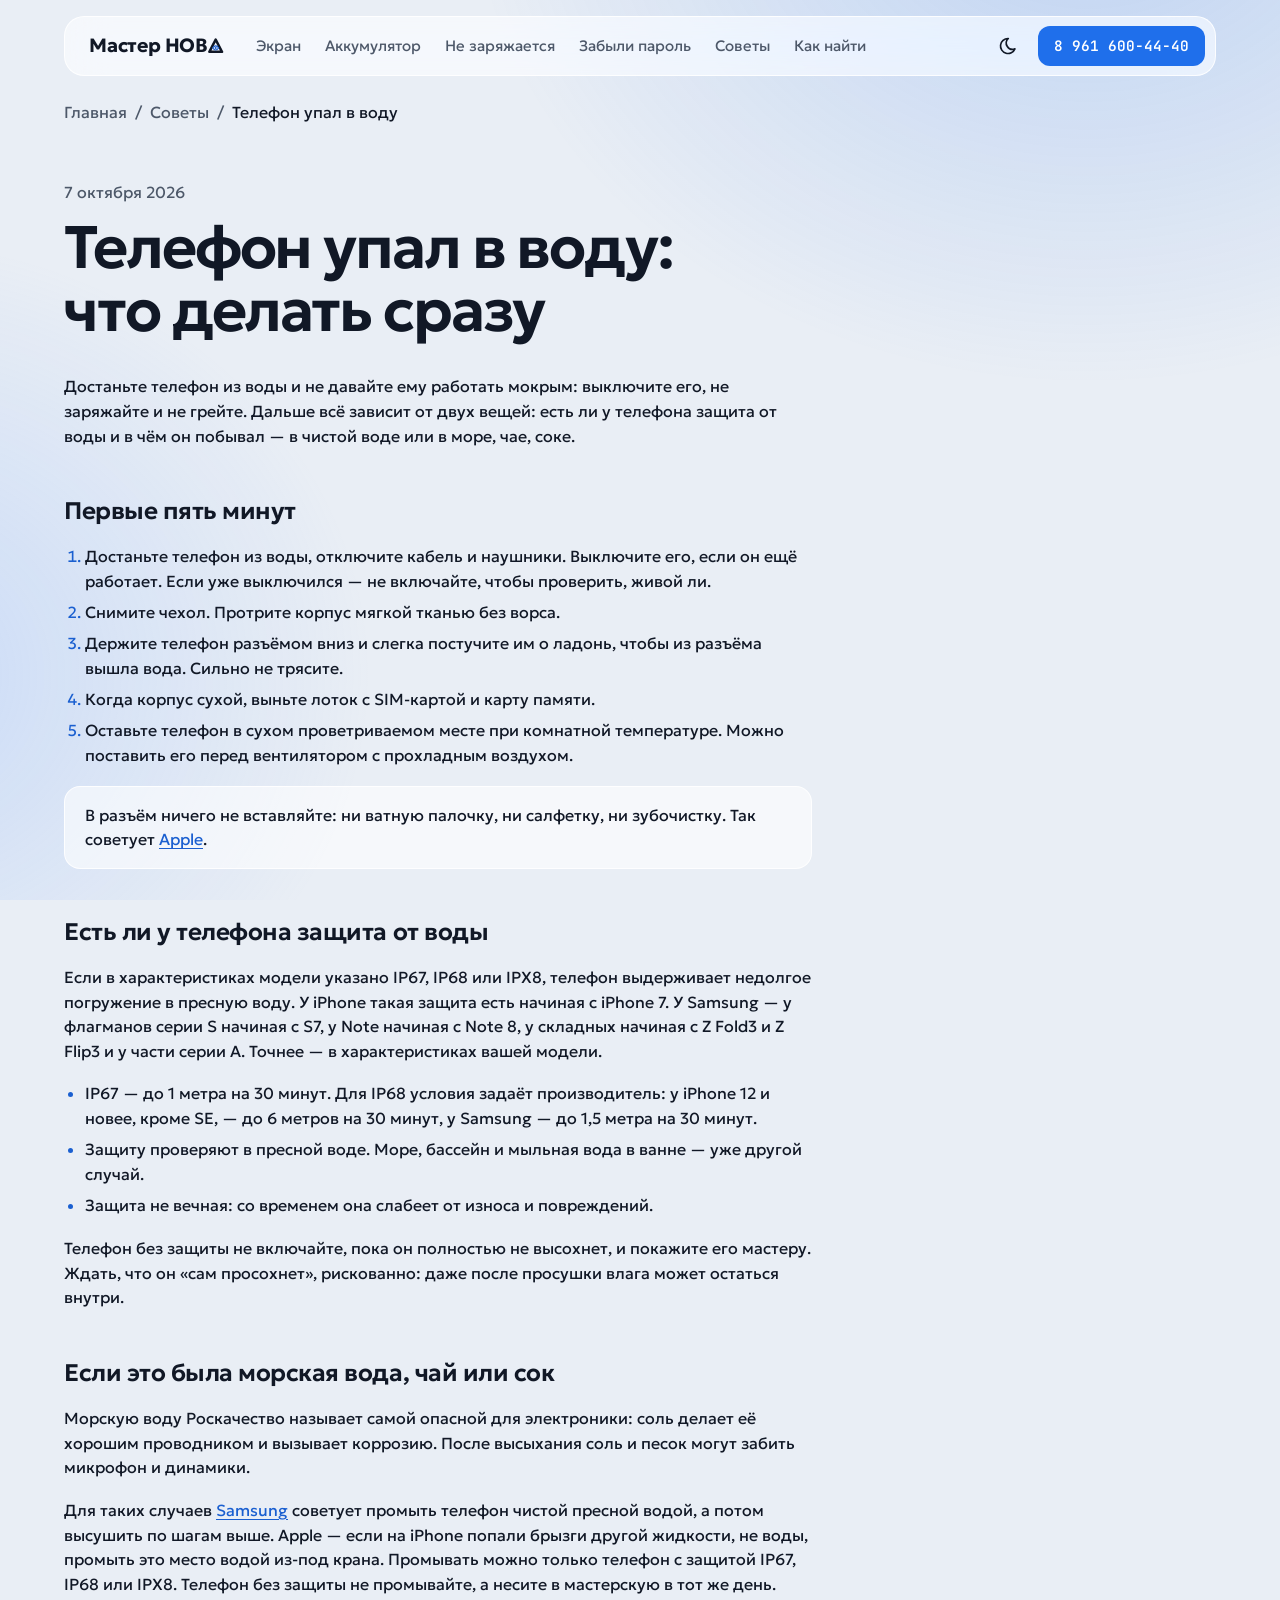
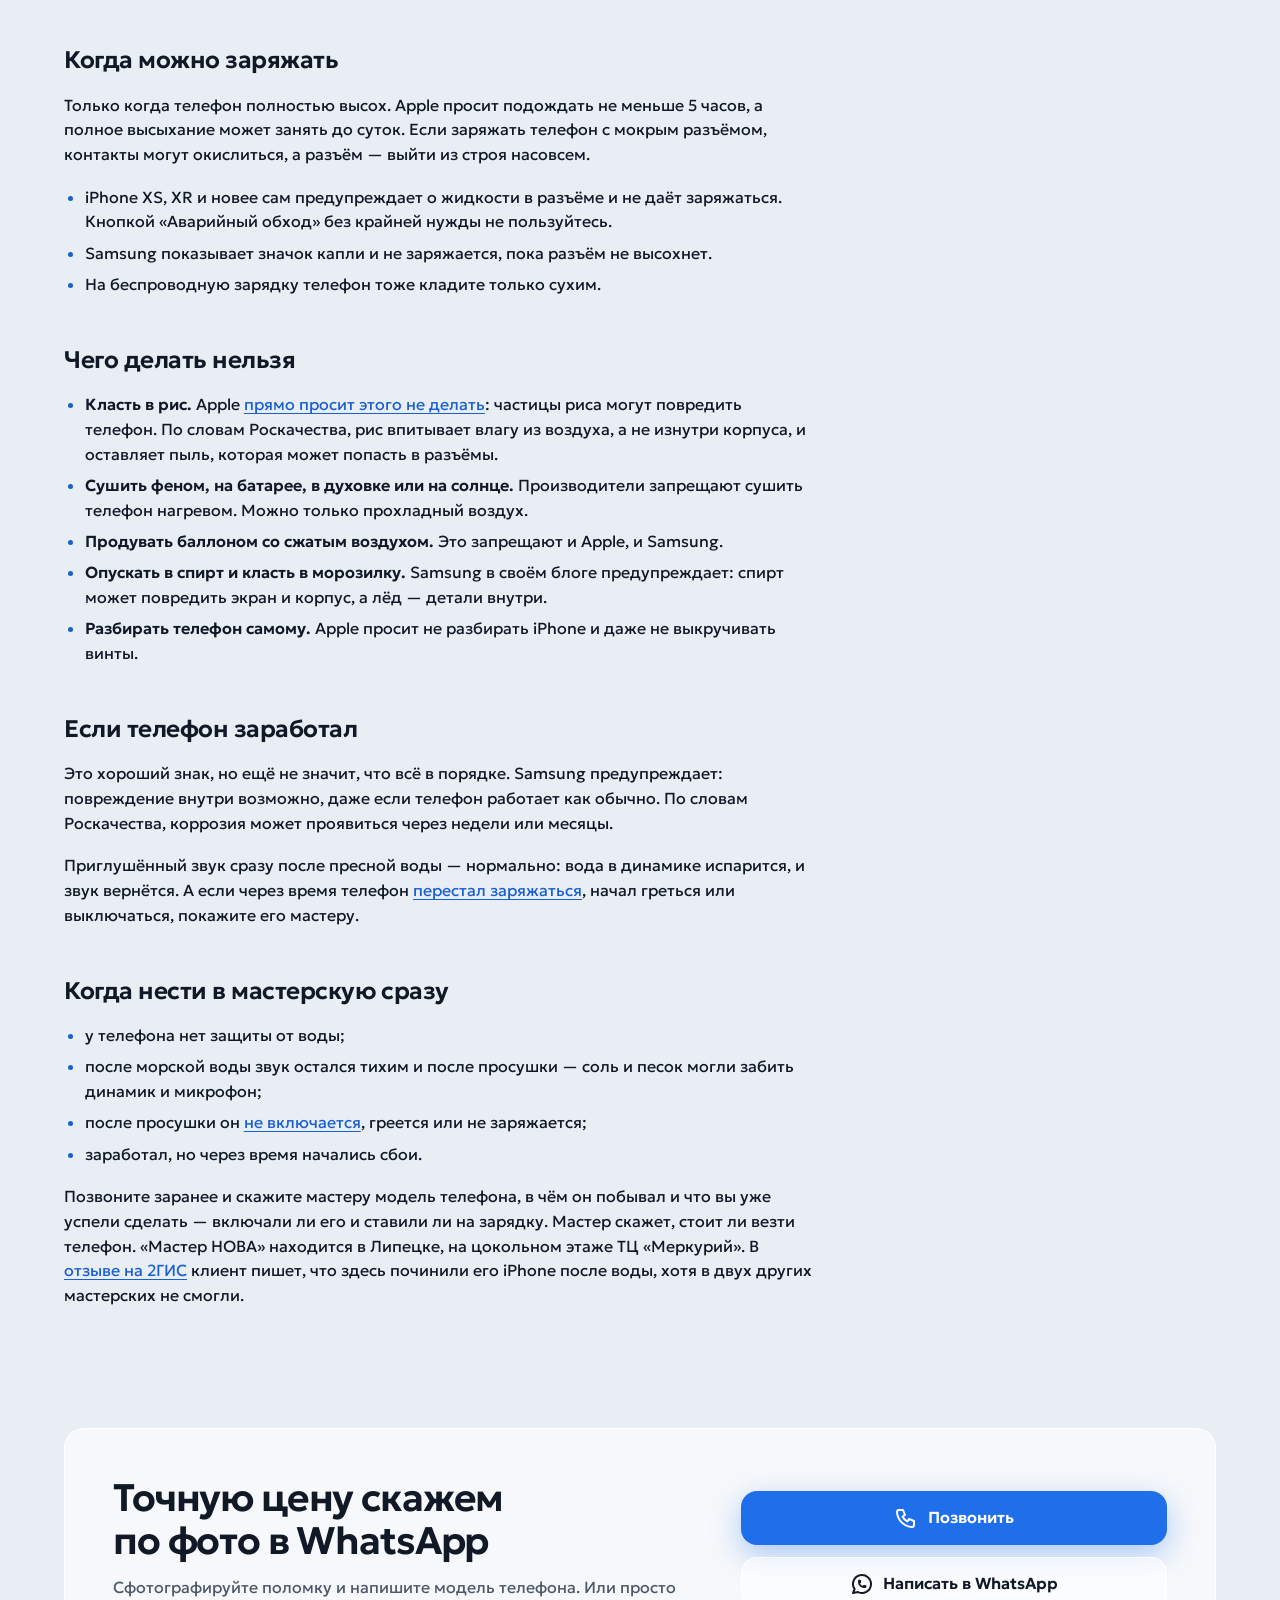
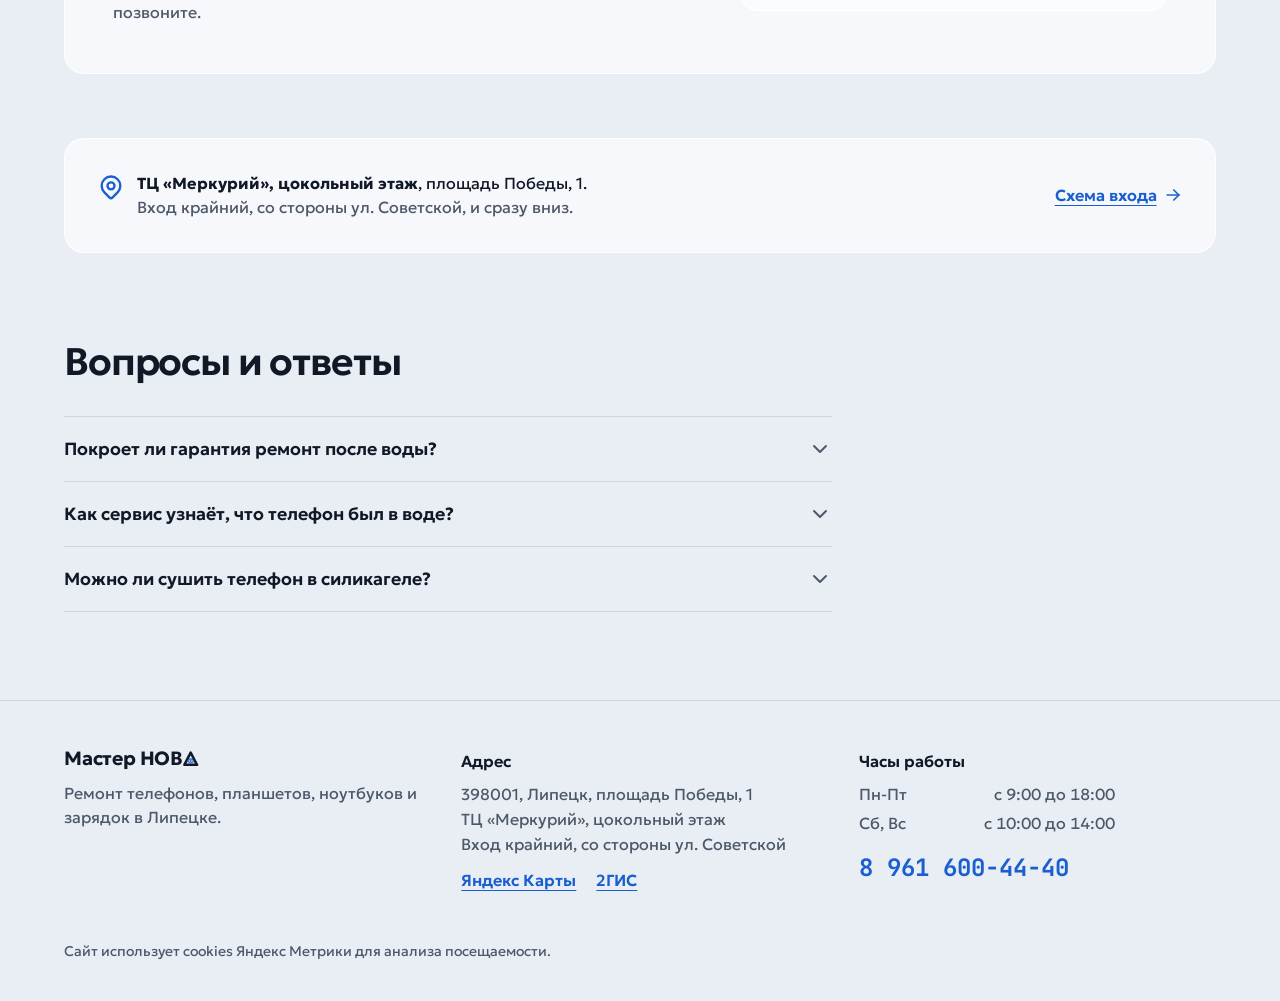
<file: sovety/telefon-upal-v-vodu/index.html>
<!doctype html>
<html lang="ru">
<head>
<meta charset="utf-8">
<meta name="viewport" content="width=device-width, initial-scale=1">
<title>Телефон упал в воду: что делать сразу | Мастер НОВА</title>
<meta name="description" content="Телефон упал в воду: порядок действий по инструкциям Apple, Samsung и Google. Когда можно заряжать, почему не помогает рис и что делать после морской воды.">
<link rel="canonical" href="https://masternova.ru/sovety/telefon-upal-v-vodu/">
<meta name="theme-color" content="#e9eef5">
<script>
// Тема до первой отрисовки: выбор пользователя из localStorage, иначе настройка устройства
(function () {
  var d = document.documentElement, mq = window.matchMedia('(prefers-color-scheme: dark)'), saved = null;
  try { saved = localStorage.getItem('theme'); } catch (e) {}
  window.applyTheme = function (t) {
    d.setAttribute('data-theme', t);
    var m = document.querySelector('meta[name="theme-color"]');
    if (m) m.setAttribute('content', t === 'dark' ? '#080b11' : '#e9eef5');
    var b = document.querySelector('[data-theme-toggle]');
    if (b) b.setAttribute('aria-pressed', t === 'dark' ? 'true' : 'false');
  };
  applyTheme(saved === 'dark' || saved === 'light' ? saved : (mq.matches ? 'dark' : 'light'));
  // Пока посетитель сам не выбрал тему, следуем за устройством
  if (mq.addEventListener) mq.addEventListener('change', function (e) {
    var s = null; try { s = localStorage.getItem('theme'); } catch (x) {}
    if (!s) applyTheme(e.matches ? 'dark' : 'light');
  });
})();
</script>
<meta name="format-detection" content="telephone=no">
<link rel="icon" href="/favicon.ico" sizes="32x32">
<link rel="icon" href="/favicon.svg" type="image/svg+xml">
<link rel="apple-touch-icon" href="/apple-touch-icon.png">
<link rel="preload" href="/fonts/geologica-cyrillic.woff2" as="font" type="font/woff2" crossorigin>
<link rel="stylesheet" href="/assets/styles.css">
<meta property="og:type" content="article">
<meta property="og:locale" content="ru_RU">
<meta property="og:site_name" content="Мастер НОВА">
<meta property="og:title" content="Телефон упал в воду: что делать сразу | Мастер НОВА">
<meta property="og:description" content="Телефон упал в воду: порядок действий по инструкциям Apple, Samsung и Google. Когда можно заряжать, почему не помогает рис и что делать после морской воды.">
<meta property="og:url" content="https://masternova.ru/sovety/telefon-upal-v-vodu/">
<meta property="og:image" content="https://masternova.ru/og.png">
<meta property="og:image:width" content="1200">
<meta property="og:image:height" content="630">
<meta name="twitter:card" content="summary_large_image">
<script type="application/ld+json">
{
 "@context": "https://schema.org",
 "@graph": [
  {
   "@type": "Article",
   "headline": "Телефон упал в воду: что делать сразу",
   "description": "Телефон упал в воду: порядок действий по инструкциям Apple, Samsung и Google. Когда можно заряжать, почему не помогает рис и что делать после морской воды.",
   "datePublished": "2026-10-07",
   "dateModified": "2026-10-11",
   "inLanguage": "ru",
   "mainEntityOfPage": "https://masternova.ru/sovety/telefon-upal-v-vodu/",
   "author": {
    "@id": "https://masternova.ru/#business"
   },
   "publisher": {
    "@id": "https://masternova.ru/#business"
   }
  },
  {
   "@type": "LocalBusiness",
   "@id": "https://masternova.ru/#business",
   "name": "Мастер НОВА",
   "alternateName": [
    "Мастер NOVA",
    "Мастер Нова",
    "Мастер-Nova",
    "Мастер-nova"
   ],
   "description": "Ремонт телефонов, планшетов, ноутбуков и зарядных устройств в Липецке, ТЦ «Меркурий», цокольный этаж.",
   "url": "https://masternova.ru/",
   "telephone": "+79616004440",
   "image": "https://masternova.ru/og.png",
   "logo": "https://masternova.ru/favicon.svg",
   "address": {
    "@type": "PostalAddress",
    "streetAddress": "площадь Победы, 1, ТЦ «Меркурий», цокольный этаж",
    "addressLocality": "Липецк",
    "addressRegion": "Липецкая область",
    "postalCode": "398001",
    "addressCountry": "RU"
   },
   "geo": {
    "@type": "GeoCoordinates",
    "latitude": 52.6036,
    "longitude": 39.5748
   },
   "hasMap": "https://yandex.ru/maps/org/master_nova/114632558328/",
   "sameAs": [
    "https://yandex.ru/maps/org/master_nova/114632558328/",
    "https://2gis.ru/lipetsk/firm/7881827628881690"
   ],
   "areaServed": {
    "@type": "City",
    "name": "Липецк"
   },
   "openingHoursSpecification": [
    {
     "@type": "OpeningHoursSpecification",
     "dayOfWeek": [
      "Monday",
      "Tuesday",
      "Wednesday",
      "Thursday",
      "Friday"
     ],
     "opens": "09:00",
     "closes": "18:00"
    },
    {
     "@type": "OpeningHoursSpecification",
     "dayOfWeek": [
      "Saturday",
      "Sunday"
     ],
     "opens": "10:00",
     "closes": "14:00"
    }
   ]
  },
  {
   "@type": "FAQPage",
   "mainEntity": [
    {
     "@type": "Question",
     "name": "Покроет ли гарантия ремонт после воды?",
     "acceptedAnswer": {
      "@type": "Answer",
      "text": "У Apple и Google — нет: повреждение жидкостью не гарантийный случай. Apple добавляет, что дополнительные права может давать закон о защите прав потребителей."
     }
    },
    {
     "@type": "Question",
     "name": "Как сервис узнаёт, что телефон был в воде?",
     "acceptedAnswer": {
      "@type": "Answer",
      "text": "В iPhone есть индикатор контакта с жидкостью. Обычно он белый или серебристый, после воды становится красным. От влажности воздуха и перепадов температуры в обычных условиях он не срабатывает."
     }
    },
    {
     "@type": "Question",
     "name": "Можно ли сушить телефон в силикагеле?",
     "acceptedAnswer": {
      "@type": "Answer",
      "text": "Можно, но это не замена просушке в мастерской. Роскачество советует при острой необходимости брать силикагель вместо риса, Samsung — держать в нём телефон минимум 2 дня."
     }
    }
   ]
  },
  {
   "@type": "BreadcrumbList",
   "itemListElement": [
    {
     "@type": "ListItem",
     "position": 1,
     "name": "Главная",
     "item": "https://masternova.ru/"
    },
    {
     "@type": "ListItem",
     "position": 2,
     "name": "Советы",
     "item": "https://masternova.ru/sovety/"
    },
    {
     "@type": "ListItem",
     "position": 3,
     "name": "Телефон упал в воду",
     "item": "https://masternova.ru/sovety/telefon-upal-v-vodu/"
    }
   ]
  }
 ]
}
</script>
</head>
<body class="font-sans antialiased">
<a href="#main" class="sr-only focus:not-sr-only focus:fixed focus:top-3 focus:left-3 focus:z-50 focus:bg-accent focus:text-white focus:px-4 focus:py-2 focus:rounded-box">К содержанию</a>

<header class="sticky top-0 z-40 pt-2 md:pt-4">
  <div class="wrap">
    <div class="glass-blur rounded-[20px] flex h-14 md:h-15 items-center justify-between gap-4 pl-4 pr-1.5 md:pl-6 md:pr-2.5">
      <a href="/" class="logo"><span class="sr-only">Мастер НОВА</span><span aria-hidden="true">Мастер НОВ<svg class="logo-a" viewBox="0 0 24 24" aria-hidden="true" focusable="false"><path d="M12 2.6 21.9 21.6H2.1Z" fill="none" stroke="currentColor" stroke-width="3.9" stroke-linejoin="round"/><path d="M7.3 15.5c1.6-2.2 3.2-3.2 4.7-3.2s3.1 1 4.7 3.2c-1.6 2.2-3.2 3.2-4.7 3.2s-3.1-1-4.7-3.2Z" fill="none" stroke="var(--accent-text)" stroke-width="1.6"/><circle cx="12" cy="15.5" r="1.6" fill="var(--accent-text)"/></svg></span></a>
      <nav aria-label="Основное меню" class="hidden lg:block grow pl-4">
        <ul class="flex items-center gap-6 text-[15px]">
          <li><a class="nav-link" href="/zamena-ekrana/">Экран</a></li>
          <li><a class="nav-link" href="/zamena-akkumulyatora/">Аккумулятор</a></li>
          <li><a class="nav-link" href="/ne-zaryazhaetsya/">Не заряжается</a></li>
          <li><a class="nav-link" href="/zabyli-parol/">Забыли пароль</a></li>
          <li><a class="nav-link" href="/sovety/">Советы</a></li>
          <li><a class="nav-link" href="/#kak-nayti">Как найти</a></li>
        </ul>
      </nav>
      <div class="flex items-center gap-1 md:gap-2">
        <button type="button" class="icon-btn theme-btn" data-theme-toggle aria-label="Тёмная тема" aria-pressed="false"><svg class="i-moon size-5 shrink-0" aria-hidden="true" focusable="false"
  xmlns="http://www.w3.org/2000/svg"
 
 
  viewBox="0 0 24 24"
  fill="none"
  stroke="currentColor"
  stroke-width="2"
  stroke-linecap="round"
  stroke-linejoin="round"
 
>
  <path stroke="none" d="M0 0h24v24H0z" fill="none" />
  <path d="M12 3c.132 0 .263 0 .393 0a7.5 7.5 0 0 0 7.92 12.446a9 9 0 1 1 -8.313 -12.454l0 .008" />
</svg><svg class="i-sun size-5 shrink-0" aria-hidden="true" focusable="false"
  xmlns="http://www.w3.org/2000/svg"
 
 
  viewBox="0 0 24 24"
  fill="none"
  stroke="currentColor"
  stroke-width="2"
  stroke-linecap="round"
  stroke-linejoin="round"
 
>
  <path stroke="none" d="M0 0h24v24H0z" fill="none" />
  <path d="M8 12a4 4 0 1 0 8 0a4 4 0 1 0 -8 0" />
  <path d="M3 12h1m8 -9v1m8 8h1m-9 8v1m-6.4 -15.4l.7 .7m12.1 -.7l-.7 .7m0 11.4l.7 .7m-12.1 -.7l-.7 .7" />
</svg></button>
        <a href="tel:+79616004440" class="hidden md:inline-flex btn btn-call btn-sm font-mono tabular-nums">8 961 600-44-40</a>
        <details class="menu lg:hidden">
          <summary aria-label="Меню" class="menu-btn icon-btn"><svg class="size-6 shrink-0" aria-hidden="true" focusable="false"
  xmlns="http://www.w3.org/2000/svg"
 
 
  viewBox="0 0 24 24"
  fill="none"
  stroke="currentColor"
  stroke-width="2"
  stroke-linecap="round"
  stroke-linejoin="round"
 
>
  <path stroke="none" d="M0 0h24v24H0z" fill="none" />
  <path d="M4 6l16 0" />
  <path d="M4 12l16 0" />
  <path d="M4 18l16 0" />
</svg></summary>
          <nav aria-label="Меню" class="menu-panel">
            <a href="/zamena-ekrana/">Замена экрана</a>
            <a href="/zamena-akkumulyatora/">Аккумулятор</a>
            <a href="/ne-zaryazhaetsya/">Не заряжается</a>
            <a href="/zabyli-parol/">Забыли пароль</a>
            <a href="/sovety/">Советы</a>
            <a href="/#kak-nayti">Как найти</a>
          </nav>
        </details>
      </div>
    </div>
  </div>
</header>

<main id="main">
<nav aria-label="Навигация" class="wrap pt-6 text-base text-muted max-md:text-center"><a href="/" class="hover:text-text underline-offset-4 hover:underline">Главная</a><span aria-hidden="true" class="px-2">/</span><a href="/sovety/" class="hover:text-text underline-offset-4 hover:underline">Советы</a><span aria-hidden="true" class="px-2">/</span><span aria-current="page" class="text-text">Телефон упал в воду</span></nav><article class="wrap py-10 md:py-14">
  <p class="text-muted text-base max-md:text-center">7 октября 2026</p>
  <h1 class="h1 mt-3 max-w-[22ch]">Телефон упал в воду: что делать сразу</h1>
  <div class="prose-nova mt-8"><p>Достаньте телефон из воды и не давайте ему работать мокрым: выключите его, не заряжайте и не грейте. Дальше всё зависит от двух вещей: есть ли у телефона защита от воды и в чём он побывал — в чистой воде или в море, чае, соке.</p>

<h2>Первые пять минут</h2>
<ol>
  <li>Достаньте телефон из воды, отключите кабель и наушники. Выключите его, если он ещё работает. Если уже выключился — не включайте, чтобы проверить, живой ли.</li>
  <li>Снимите чехол. Протрите корпус мягкой тканью без ворса.</li>
  <li>Держите телефон разъёмом вниз и слегка постучите им о ладонь, чтобы из разъёма вышла вода. Сильно не трясите.</li>
  <li>Когда корпус сухой, выньте лоток с SIM-картой и карту памяти.</li>
  <li>Оставьте телефон в сухом проветриваемом месте при комнатной температуре. Можно поставить его перед вентилятором с прохладным воздухом.</li>
</ol>
<p class="note">В разъём ничего не вставляйте: ни ватную палочку, ни салфетку, ни зубочистку. Так советует <a href="https://support.apple.com/ru-ru/108039">Apple</a>.</p>

<h2>Есть ли у телефона защита от воды</h2>
<p>Если в характеристиках модели указано IP67, IP68 или IPX8, телефон выдерживает недолгое погружение в пресную воду. У iPhone такая защита есть начиная с iPhone 7. У Samsung — у флагманов серии S начиная с S7, у Note начиная с Note 8, у складных начиная с Z Fold3 и Z Flip3 и у части серии A. Точнее — в характеристиках вашей модели.</p>
<ul>
  <li>IP67 — до 1 метра на 30 минут. Для IP68 условия задаёт производитель: у iPhone 12 и новее, кроме SE, — до 6 метров на 30 минут, у Samsung — до 1,5 метра на 30 минут.</li>
  <li>Защиту проверяют в пресной воде. Море, бассейн и мыльная вода в ванне — уже другой случай.</li>
  <li>Защита не вечная: со временем она слабеет от износа и повреждений.</li>
</ul>
<p>Телефон без защиты не включайте, пока он полностью не высохнет, и покажите его мастеру. Ждать, что он «сам просохнет», рискованно: даже после просушки влага может остаться внутри.</p>

<h2>Если это была морская вода, чай или сок</h2>
<p>Морскую воду Роскачество называет самой опасной для электроники: соль делает её хорошим проводником и вызывает коррозию. После высыхания соль и песок могут забить микрофон и динамики.</p>
<p>Для таких случаев <a href="https://www.samsung.com/ru/support/mobile-devices/mobile-device-damaged-by-water">Samsung</a> советует промыть телефон чистой пресной водой, а потом высушить по шагам выше. Apple — если на iPhone попали брызги другой жидкости, не воды, промыть это место водой из-под крана. Промывать можно только телефон с защитой IP67, IP68 или IPX8. Телефон без защиты не промывайте, а несите в мастерскую в тот же день.</p>

<h2>Когда можно заряжать</h2>
<p>Только когда телефон полностью высох. Apple просит подождать не меньше 5 часов, а полное высыхание может занять до суток. Если заряжать телефон с мокрым разъёмом, контакты могут окислиться, а разъём — выйти из строя насовсем.</p>
<ul>
  <li>iPhone XS, XR и новее сам предупреждает о жидкости в разъёме и не даёт заряжаться. Кнопкой «Аварийный обход» без крайней нужды не пользуйтесь.</li>
  <li>Samsung показывает значок капли и не заряжается, пока разъём не высохнет.</li>
  <li>На беспроводную зарядку телефон тоже кладите только сухим.</li>
</ul>

<h2>Чего делать нельзя</h2>
<ul>
  <li><strong>Класть в рис.</strong> Apple <a href="https://support.apple.com/ru-ru/102643">прямо просит этого не делать</a>: частицы риса могут повредить телефон. По словам Роскачества, рис впитывает влагу из воздуха, а не изнутри корпуса, и оставляет пыль, которая может попасть в разъёмы.</li>
  <li><strong>Сушить феном, на батарее, в духовке или на солнце.</strong> Производители запрещают сушить телефон нагревом. Можно только прохладный воздух.</li>
  <li><strong>Продувать баллоном со сжатым воздухом.</strong> Это запрещают и Apple, и Samsung.</li>
  <li><strong>Опускать в спирт и класть в морозилку.</strong> Samsung в своём блоге предупреждает: спирт может повредить экран и корпус, а лёд — детали внутри.</li>
  <li><strong>Разбирать телефон самому.</strong> Apple просит не разбирать iPhone и даже не выкручивать винты.</li>
</ul>

<h2>Если телефон заработал</h2>
<p>Это хороший знак, но ещё не значит, что всё в порядке. Samsung предупреждает: повреждение внутри возможно, даже если телефон работает как обычно. По словам Роскачества, коррозия может проявиться через недели или месяцы.</p>
<p>Приглушённый звук сразу после пресной воды — нормально: вода в динамике испарится, и звук вернётся. А если через время телефон <a href="/ne-zaryazhaetsya/">перестал заряжаться</a>, начал греться или выключаться, покажите его мастеру.</p>

<h2>Когда нести в мастерскую сразу</h2>
<ul>
  <li>у телефона нет защиты от воды;</li>
  <li>после морской воды звук остался тихим и после просушки — соль и песок могли забить динамик и микрофон;</li>
  <li>после просушки он <a href="/sovety/telefon-ne-vklyuchaetsya/">не включается</a>, греется или не заряжается;</li>
  <li>заработал, но через время начались сбои.</li>
</ul>
<p>Позвоните заранее и скажите мастеру модель телефона, в чём он побывал и что вы уже успели сделать — включали ли его и ставили ли на зарядку. Мастер скажет, стоит ли везти телефон. «Мастер НОВА» находится в Липецке, на цокольном этаже ТЦ «Меркурий». В <a href="https://2gis.ru/lipetsk/firm/7881827628881690/tab/reviews">отзыве на 2ГИС</a> клиент пишет, что здесь починили его iPhone после воды, хотя в двух других мастерских не смогли.</p>
</div>
</article>
<section class="wrap py-12 md:py-16" aria-labelledby="cta-title">
  <div class="rounded-box glass px-6 py-10 md:px-12 md:py-12 grid gap-8 md:grid-cols-[1.4fr_1fr] md:items-center">
    <div class="max-md:text-center">
      <h2 id="cta-title" class="h2">Точную цену скажем по фото в WhatsApp</h2>
      <p class="mt-3 text-muted max-w-[52ch] max-md:mx-auto">Сфотографируйте поломку и напишите модель телефона. Или просто позвоните.</p>
    </div>
    <div class="grid gap-3 sm:grid-cols-2 md:grid-cols-1"><a href="tel:+79616004440" class="btn btn-call "><svg class="size-6 shrink-0" aria-hidden="true" focusable="false"
  xmlns="http://www.w3.org/2000/svg"
 
 
  viewBox="0 0 24 24"
  fill="none"
  stroke="currentColor"
  stroke-width="2"
  stroke-linecap="round"
  stroke-linejoin="round"
 
>
  <path stroke="none" d="M0 0h24v24H0z" fill="none" />
  <path d="M5 4h4l2 5l-2.5 1.5a11 11 0 0 0 5 5l1.5 -2.5l5 2v4a2 2 0 0 1 -2 2a16 16 0 0 1 -15 -15a2 2 0 0 1 2 -2" />
</svg><span>Позвонить</span></a><a href="https://wa.me/79616004440" class="btn btn-wa " target="_blank" rel="noopener"><svg class="size-6 shrink-0" aria-hidden="true" focusable="false"
  xmlns="http://www.w3.org/2000/svg"
 
 
  viewBox="0 0 24 24"
  fill="none"
  stroke="currentColor"
  stroke-width="2"
  stroke-linecap="round"
  stroke-linejoin="round"
 
>
  <path stroke="none" d="M0 0h24v24H0z" fill="none" />
  <path d="M3 21l1.65 -3.8a9 9 0 1 1 3.4 2.9l-5.05 .9" />
  <path d="M9 10a.5 .5 0 0 0 1 0v-1a.5 .5 0 0 0 -1 0v1a5 5 0 0 0 5 5h1a.5 .5 0 0 0 0 -1h-1a.5 .5 0 0 0 0 1" />
</svg><span>Написать в WhatsApp</span></a></div>
  </div>
</section>
<section class="wrap pb-6" aria-label="Как нас найти">
  <div class="rounded-box glass p-6 md:p-8 flex flex-col md:flex-row gap-6 md:items-center md:justify-between">
    <p class="flex gap-3 items-start"><svg class="size-7 text-accent-text mt-0.5 shrink-0" aria-hidden="true" focusable="false"
  xmlns="http://www.w3.org/2000/svg"
 
 
  viewBox="0 0 24 24"
  fill="none"
  stroke="currentColor"
  stroke-width="2"
  stroke-linecap="round"
  stroke-linejoin="round"
 
>
  <path stroke="none" d="M0 0h24v24H0z" fill="none" />
  <path d="M9 11a3 3 0 1 0 6 0a3 3 0 0 0 -6 0" />
  <path d="M17.657 16.657l-4.243 4.243a2 2 0 0 1 -2.827 0l-4.244 -4.243a8 8 0 1 1 11.314 0" />
</svg>
      <span><b>ТЦ «Меркурий», цокольный этаж</b>, площадь Победы, 1.<br>
      <span class="text-muted">Вход крайний, со стороны ул. Советской, и сразу вниз.</span></span></p>
    <a href="/#kak-nayti" class="link-arrow whitespace-nowrap">Схема входа <svg class="size-5 shrink-0" aria-hidden="true" focusable="false"
  xmlns="http://www.w3.org/2000/svg"
 
 
  viewBox="0 0 24 24"
  fill="none"
  stroke="currentColor"
  stroke-width="2"
  stroke-linecap="round"
  stroke-linejoin="round"
 
>
  <path stroke="none" d="M0 0h24v24H0z" fill="none" />
  <path d="M5 12l14 0" />
  <path d="M13 18l6 -6" />
  <path d="M13 6l6 6" />
</svg></a>
  </div>
</section>
<section class="wrap py-12 md:py-16" aria-labelledby="faq-title">
  <h2 id="faq-title" class="h2">Вопросы и ответы</h2>
  <div class="mt-8 max-w-3xl divide-y divide-edge border-y border-edge"><details class="faq group">
  <summary><span>Покроет ли гарантия ремонт после воды?</span><svg class="size-6 text-muted transition-transform group-open:rotate-180 shrink-0" aria-hidden="true" focusable="false"
  xmlns="http://www.w3.org/2000/svg"
 
 
  viewBox="0 0 24 24"
  fill="none"
  stroke="currentColor"
  stroke-width="2"
  stroke-linecap="round"
  stroke-linejoin="round"
 
>
  <path stroke="none" d="M0 0h24v24H0z" fill="none" />
  <path d="M6 9l6 6l6 -6" />
</svg></summary>
  <div class="faq-a">У Apple и Google — нет: повреждение жидкостью не гарантийный случай. Apple добавляет, что дополнительные права может давать закон о защите прав потребителей.</div>
</details><details class="faq group">
  <summary><span>Как сервис узнаёт, что телефон был в воде?</span><svg class="size-6 text-muted transition-transform group-open:rotate-180 shrink-0" aria-hidden="true" focusable="false"
  xmlns="http://www.w3.org/2000/svg"
 
 
  viewBox="0 0 24 24"
  fill="none"
  stroke="currentColor"
  stroke-width="2"
  stroke-linecap="round"
  stroke-linejoin="round"
 
>
  <path stroke="none" d="M0 0h24v24H0z" fill="none" />
  <path d="M6 9l6 6l6 -6" />
</svg></summary>
  <div class="faq-a">В iPhone есть индикатор контакта с жидкостью. Обычно он белый или серебристый, после воды становится красным. От влажности воздуха и перепадов температуры в обычных условиях он не срабатывает.</div>
</details><details class="faq group">
  <summary><span>Можно ли сушить телефон в силикагеле?</span><svg class="size-6 text-muted transition-transform group-open:rotate-180 shrink-0" aria-hidden="true" focusable="false"
  xmlns="http://www.w3.org/2000/svg"
 
 
  viewBox="0 0 24 24"
  fill="none"
  stroke="currentColor"
  stroke-width="2"
  stroke-linecap="round"
  stroke-linejoin="round"
 
>
  <path stroke="none" d="M0 0h24v24H0z" fill="none" />
  <path d="M6 9l6 6l6 -6" />
</svg></summary>
  <div class="faq-a">Можно, но это не замена просушке в мастерской. Роскачество советует при острой необходимости брать силикагель вместо риса, Samsung — держать в нём телефон минимум 2 дня.</div>
</details></div>
</section>
</main>

<footer class="border-t border-edge mt-6 pb-28 md:pb-10">
  <div class="wrap grid gap-10 py-12 md:grid-cols-3 max-md:text-center">
    <div>
      <p class="logo"><span class="sr-only">Мастер НОВА</span><span aria-hidden="true">Мастер НОВ<svg class="logo-a" viewBox="0 0 24 24" aria-hidden="true" focusable="false"><path d="M12 2.6 21.9 21.6H2.1Z" fill="none" stroke="currentColor" stroke-width="3.9" stroke-linejoin="round"/><path d="M7.3 15.5c1.6-2.2 3.2-3.2 4.7-3.2s3.1 1 4.7 3.2c-1.6 2.2-3.2 3.2-4.7 3.2s-3.1-1-4.7-3.2Z" fill="none" stroke="var(--accent-text)" stroke-width="1.6"/><circle cx="12" cy="15.5" r="1.6" fill="var(--accent-text)"/></svg></span></p>
      <p class="mt-3 text-muted">Ремонт телефонов, планшетов, ноутбуков и зарядок в Липецке.</p>
    </div>
    <div>
      <p class="font-semibold">Адрес</p>
      <address class="not-italic mt-2 text-muted">398001, Липецк, площадь Победы, 1<br>ТЦ «Меркурий», цокольный этаж<br>Вход крайний, со стороны ул. Советской</address>
      <p class="mt-3 flex flex-wrap gap-x-5 gap-y-2 max-md:justify-center">
        <a href="https://yandex.ru/maps/org/master_nova/114632558328/" class="link-arrow" target="_blank" rel="noopener">Яндекс Карты</a>
        <a href="https://2gis.ru/lipetsk/firm/7881827628881690" class="link-arrow" target="_blank" rel="noopener">2ГИС</a>
      </p>
    </div>
    <div>
      <p class="font-semibold">Часы работы</p>
      <dl class="mt-2 text-muted max-w-64 grid gap-1 max-md:mx-auto"><div class="flex justify-between gap-4"><dt>Пн-Пт</dt><dd class="tabular-nums">с 9:00 до 18:00</dd></div><div class="flex justify-between gap-4"><dt>Сб, Вс</dt><dd class="tabular-nums">с 10:00 до 14:00</dd></div></dl>
      <p class="mt-4"><a href="tel:+79616004440" class="font-mono text-2xl font-bold tabular-nums text-accent-text hover:text-text">8 961 600-44-40</a></p>
    </div>
  </div>
  <p class="wrap text-sm text-muted max-md:text-center">Сайт использует cookies Яндекс Метрики для анализа посещаемости.</p>
</footer>

<div class="fixed inset-x-0 bottom-0 z-40 p-2 md:hidden" role="region" aria-label="Связаться">
  <div class="glass-blur rounded-[20px] grid grid-cols-2 gap-2 p-2">
    <a href="tel:+79616004440" class="btn btn-call !min-h-12 !shadow-none"><svg class="size-5 shrink-0" aria-hidden="true" focusable="false"
  xmlns="http://www.w3.org/2000/svg"
 
 
  viewBox="0 0 24 24"
  fill="none"
  stroke="currentColor"
  stroke-width="2"
  stroke-linecap="round"
  stroke-linejoin="round"
 
>
  <path stroke="none" d="M0 0h24v24H0z" fill="none" />
  <path d="M5 4h4l2 5l-2.5 1.5a11 11 0 0 0 5 5l1.5 -2.5l5 2v4a2 2 0 0 1 -2 2a16 16 0 0 1 -15 -15a2 2 0 0 1 2 -2" />
</svg><span>Позвонить</span></a>
    <a href="https://wa.me/79616004440" class="btn btn-wa !min-h-12" target="_blank" rel="noopener"><svg class="size-5 shrink-0" aria-hidden="true" focusable="false"
  xmlns="http://www.w3.org/2000/svg"
 
 
  viewBox="0 0 24 24"
  fill="none"
  stroke="currentColor"
  stroke-width="2"
  stroke-linecap="round"
  stroke-linejoin="round"
 
>
  <path stroke="none" d="M0 0h24v24H0z" fill="none" />
  <path d="M3 21l1.65 -3.8a9 9 0 1 1 3.4 2.9l-5.05 .9" />
  <path d="M9 10a.5 .5 0 0 0 1 0v-1a.5 .5 0 0 0 -1 0v1a5 5 0 0 0 5 5h1a.5 .5 0 0 0 0 -1h-1a.5 .5 0 0 0 0 1" />
</svg><span>WhatsApp</span></a>
  </div>
</div>

<script>
// Переключатель темы: выбор запоминаем, дальше он важнее настройки устройства
(function () {
  var b = document.querySelector('[data-theme-toggle]'); if (!b || !window.applyTheme) return;
  applyTheme(document.documentElement.getAttribute('data-theme'));
  b.addEventListener('click', function () {
    var t = document.documentElement.getAttribute('data-theme') === 'dark' ? 'light' : 'dark';
    applyTheme(t);
    try { localStorage.setItem('theme', t); } catch (e) {}
  });
})();
// Цели Метрики: один обработчик на все ссылки, распознаём по href
(function () {
  function goal(id) { if (typeof ym === 'function') ym(window.YM_ID, 'reachGoal', id); }
  document.addEventListener('click', function (e) {
    var a = e.target.closest('a[href]'); if (!a) return;
    var h = a.getAttribute('href') || '';
    if (h.indexOf('tel:') === 0) { goal('click_phone'); return; }
    if (h.indexOf('wa.me/') !== -1) { goal('click_whatsapp'); goal('click_messenger_any'); return; }
    if (h.indexOf('yandex.ru/maps') !== -1 || h.indexOf('2gis.ru') !== -1) { goal('click_route'); }
  });
})();
</script>
<script>
window.YM_ID=113524409;
window.addEventListener('load',function(){setTimeout(function(){
(function(m,e,t,r,i,k,a){m[i]=m[i]||function(){(m[i].a=m[i].a||[]).push(arguments)};m[i].l=1*new Date();
k=e.createElement(t),a=e.getElementsByTagName(t)[0],k.async=1,k.src=r,a.parentNode.insertBefore(k,a)})
(window,document,'script','https://mc.yandex.ru/metrika/tag.js?id=113524409','ym');
ym(113524409,'init',{ssr:true,clickmap:true,trackLinks:true,accurateTrackBounce:true,referrer:document.referrer,url:location.href});
},1500)});
</script>
<noscript><div><img src="https://mc.yandex.ru/watch/113524409" style="position:absolute;left:-9999px" alt=""></div></noscript>
</body>
</html>
</file>
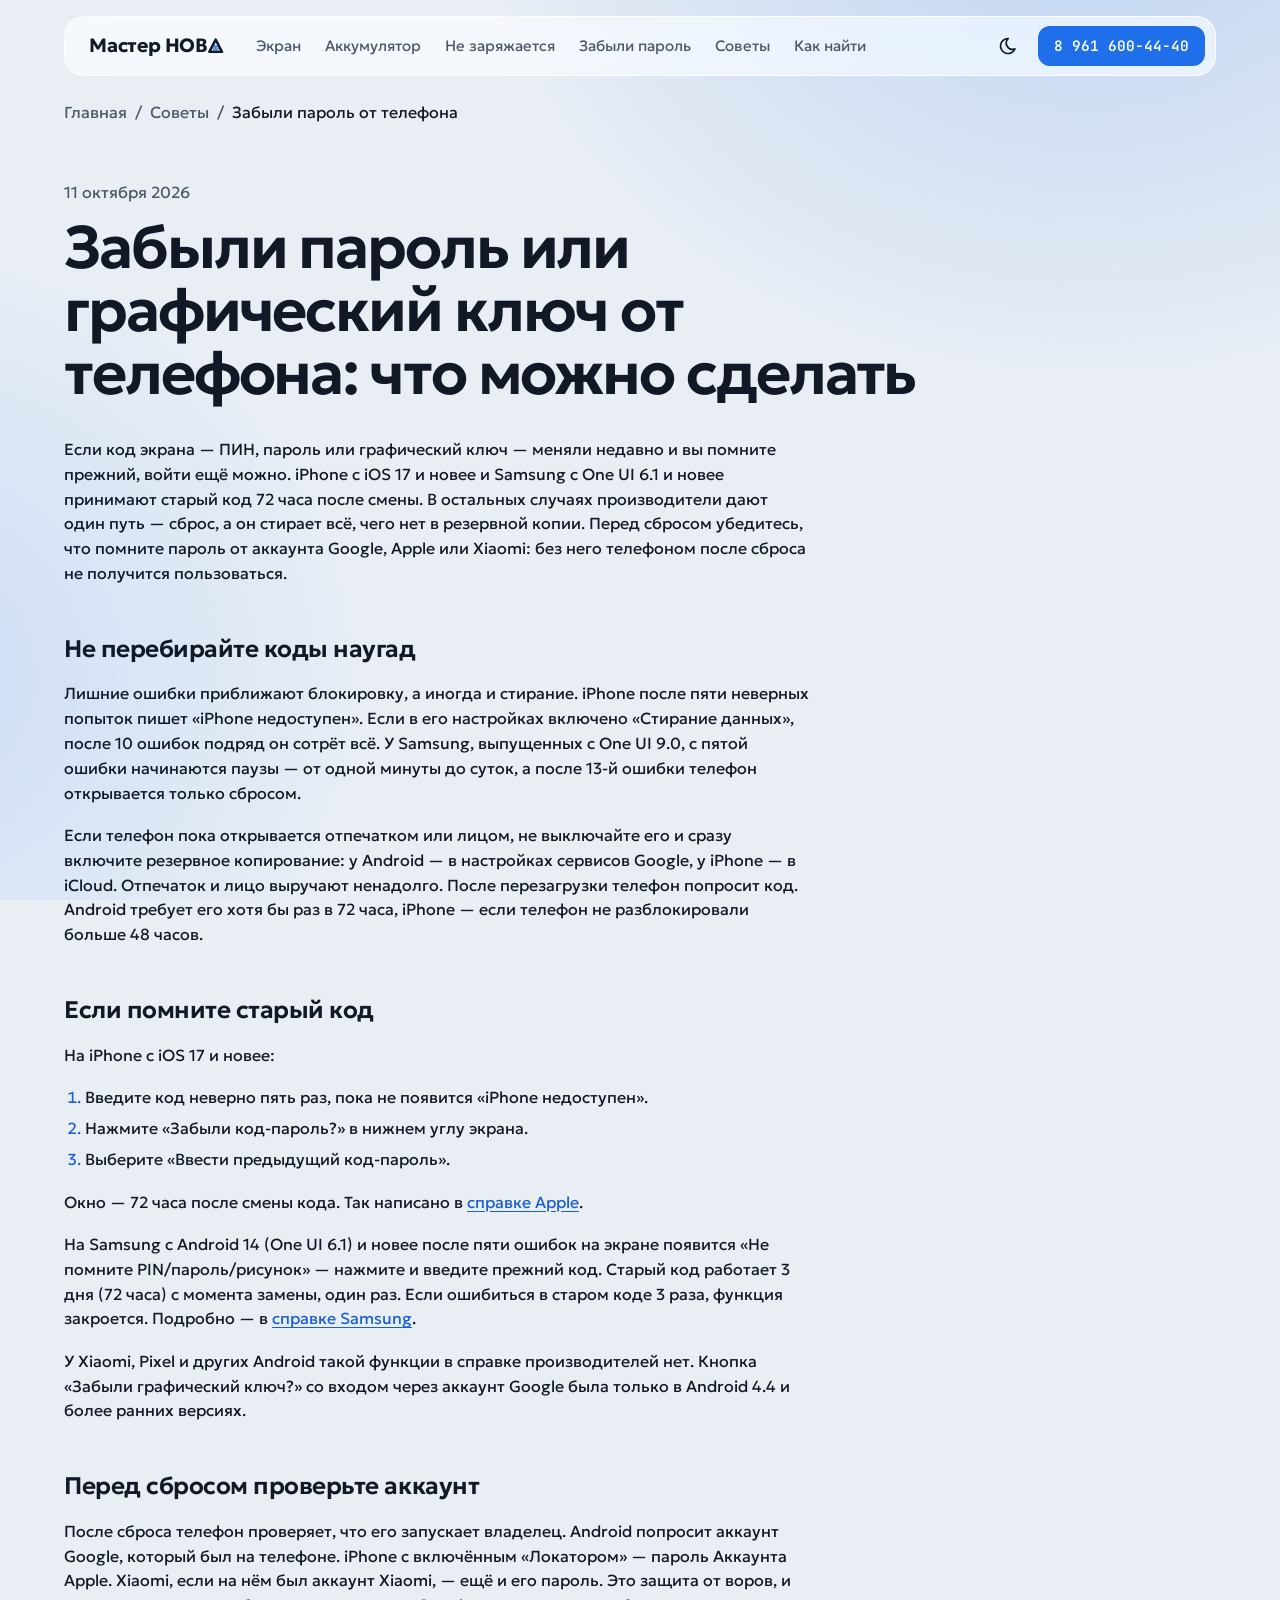
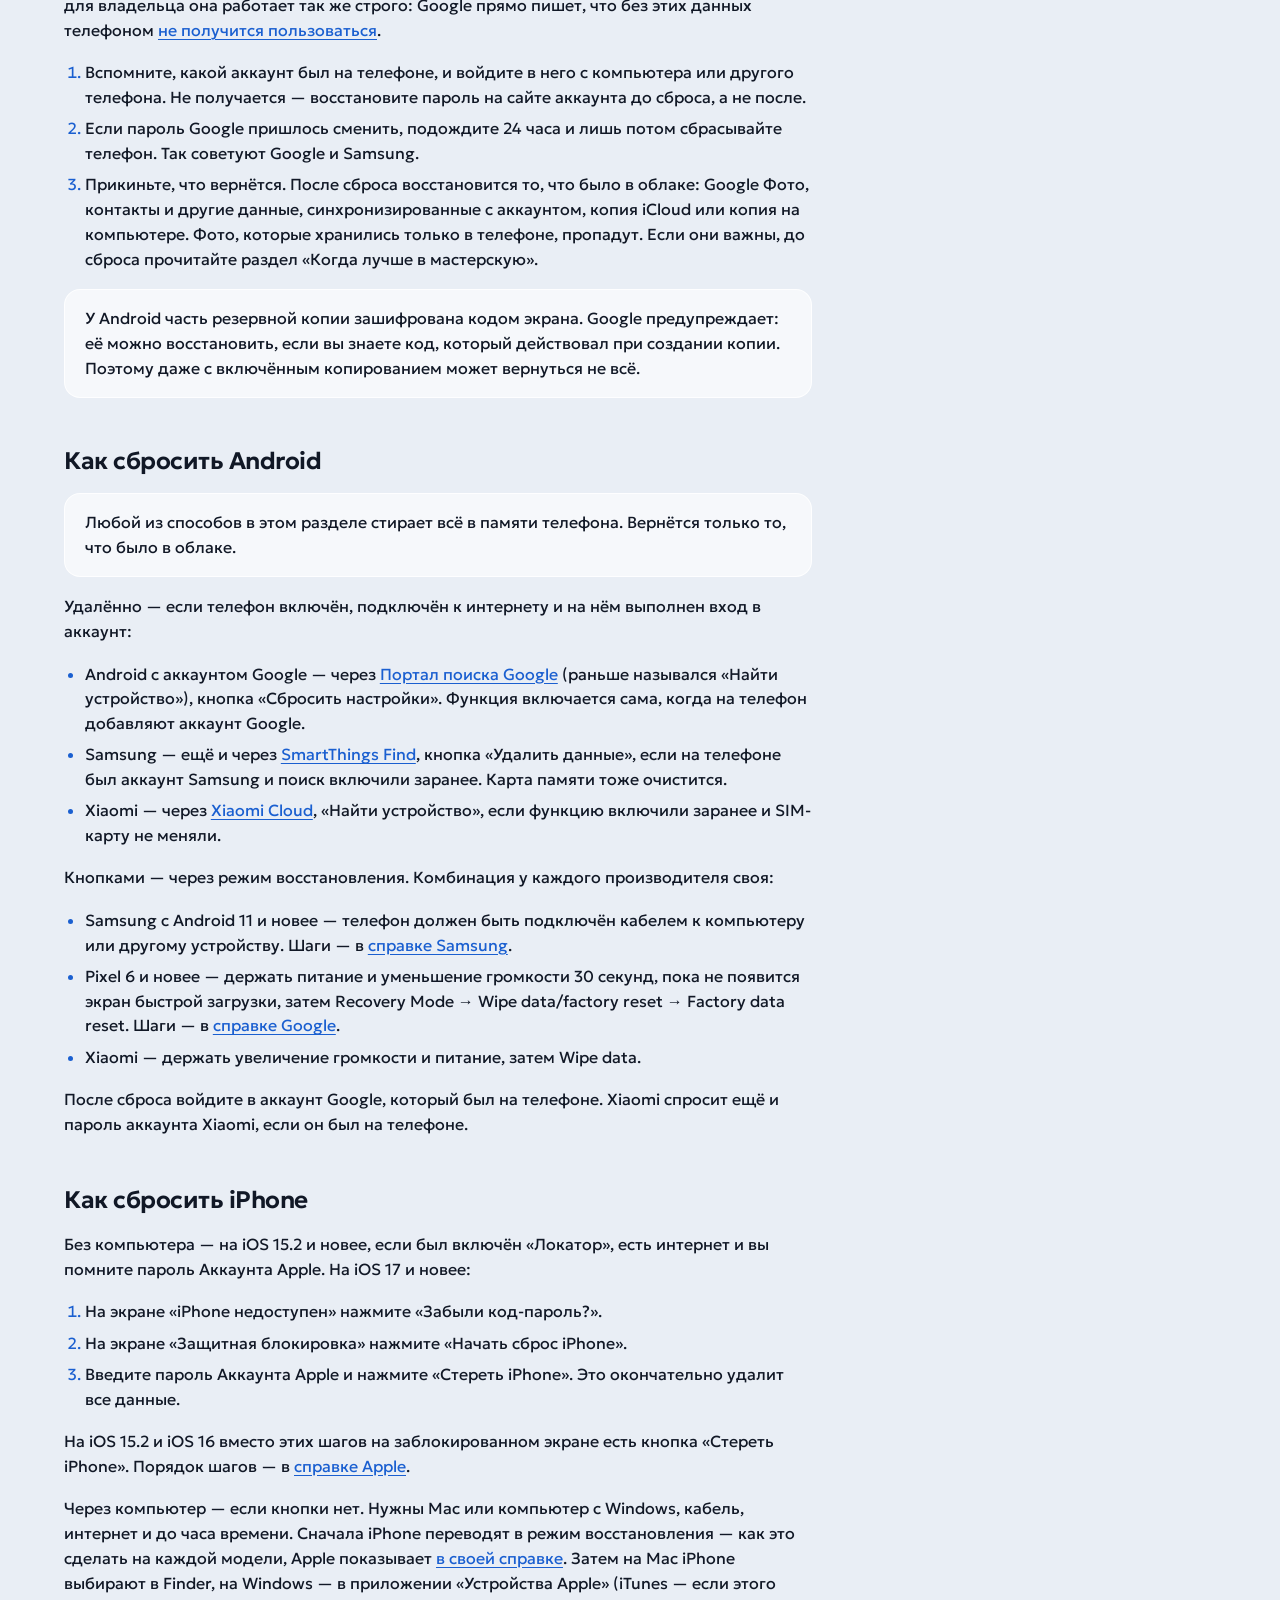
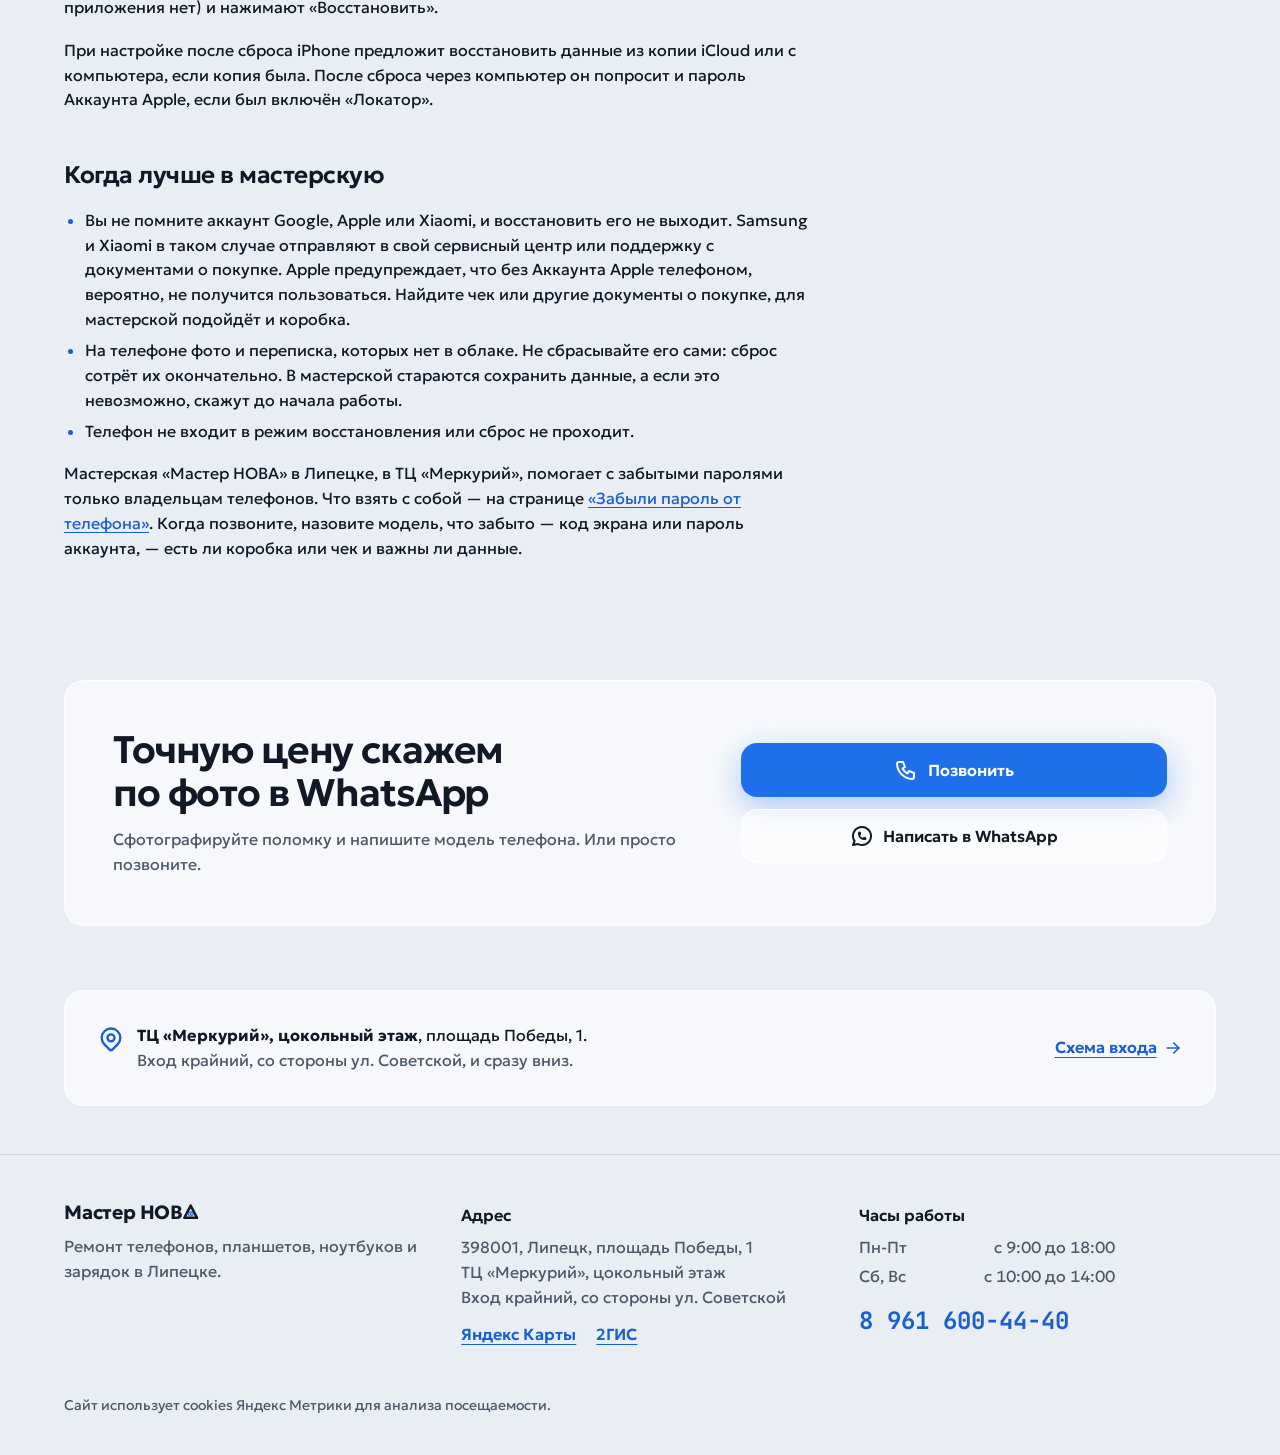
<file: sovety/zabyl-parol-telefona/index.html>
<!doctype html>
<html lang="ru">
<head>
<meta charset="utf-8">
<meta name="viewport" content="width=device-width, initial-scale=1">
<title>Забыли пароль или графический ключ от телефона | Мастер НОВА</title>
<meta name="description" content="Забыли ПИН-код, пароль или графический ключ? Когда можно войти старым кодом, как сбросить Android и iPhone по справке производителей и что будет с фото и контактами.">
<link rel="canonical" href="https://masternova.ru/sovety/zabyl-parol-telefona/">
<meta name="theme-color" content="#e9eef5">
<script>
// Тема до первой отрисовки: выбор пользователя из localStorage, иначе настройка устройства
(function () {
  var d = document.documentElement, mq = window.matchMedia('(prefers-color-scheme: dark)'), saved = null;
  try { saved = localStorage.getItem('theme'); } catch (e) {}
  window.applyTheme = function (t) {
    d.setAttribute('data-theme', t);
    var m = document.querySelector('meta[name="theme-color"]');
    if (m) m.setAttribute('content', t === 'dark' ? '#080b11' : '#e9eef5');
    var b = document.querySelector('[data-theme-toggle]');
    if (b) b.setAttribute('aria-pressed', t === 'dark' ? 'true' : 'false');
  };
  applyTheme(saved === 'dark' || saved === 'light' ? saved : (mq.matches ? 'dark' : 'light'));
  // Пока посетитель сам не выбрал тему, следуем за устройством
  if (mq.addEventListener) mq.addEventListener('change', function (e) {
    var s = null; try { s = localStorage.getItem('theme'); } catch (x) {}
    if (!s) applyTheme(e.matches ? 'dark' : 'light');
  });
})();
</script>
<meta name="format-detection" content="telephone=no">
<link rel="icon" href="/favicon.ico" sizes="32x32">
<link rel="icon" href="/favicon.svg" type="image/svg+xml">
<link rel="apple-touch-icon" href="/apple-touch-icon.png">
<link rel="preload" href="/fonts/geologica-cyrillic.woff2" as="font" type="font/woff2" crossorigin>
<link rel="stylesheet" href="/assets/styles.css">
<meta property="og:type" content="article">
<meta property="og:locale" content="ru_RU">
<meta property="og:site_name" content="Мастер НОВА">
<meta property="og:title" content="Забыли пароль или графический ключ от телефона | Мастер НОВА">
<meta property="og:description" content="Забыли ПИН-код, пароль или графический ключ? Когда можно войти старым кодом, как сбросить Android и iPhone по справке производителей и что будет с фото и контактами.">
<meta property="og:url" content="https://masternova.ru/sovety/zabyl-parol-telefona/">
<meta property="og:image" content="https://masternova.ru/og.png">
<meta property="og:image:width" content="1200">
<meta property="og:image:height" content="630">
<meta name="twitter:card" content="summary_large_image">
<script type="application/ld+json">
{
 "@context": "https://schema.org",
 "@graph": [
  {
   "@type": "Article",
   "headline": "Забыли пароль или графический ключ от телефона: что можно сделать",
   "description": "Забыли ПИН-код, пароль или графический ключ? Когда можно войти старым кодом, как сбросить Android и iPhone по справке производителей и что будет с фото и контактами.",
   "datePublished": "2026-10-11",
   "dateModified": "2026-10-11",
   "inLanguage": "ru",
   "mainEntityOfPage": "https://masternova.ru/sovety/zabyl-parol-telefona/",
   "author": {
    "@id": "https://masternova.ru/#business"
   },
   "publisher": {
    "@id": "https://masternova.ru/#business"
   }
  },
  {
   "@type": "LocalBusiness",
   "@id": "https://masternova.ru/#business",
   "name": "Мастер НОВА",
   "alternateName": [
    "Мастер NOVA",
    "Мастер Нова",
    "Мастер-Nova",
    "Мастер-nova"
   ],
   "description": "Ремонт телефонов, планшетов, ноутбуков и зарядных устройств в Липецке, ТЦ «Меркурий», цокольный этаж.",
   "url": "https://masternova.ru/",
   "telephone": "+79616004440",
   "image": "https://masternova.ru/og.png",
   "logo": "https://masternova.ru/favicon.svg",
   "address": {
    "@type": "PostalAddress",
    "streetAddress": "площадь Победы, 1, ТЦ «Меркурий», цокольный этаж",
    "addressLocality": "Липецк",
    "addressRegion": "Липецкая область",
    "postalCode": "398001",
    "addressCountry": "RU"
   },
   "geo": {
    "@type": "GeoCoordinates",
    "latitude": 52.6036,
    "longitude": 39.5748
   },
   "hasMap": "https://yandex.ru/maps/org/master_nova/114632558328/",
   "sameAs": [
    "https://yandex.ru/maps/org/master_nova/114632558328/",
    "https://2gis.ru/lipetsk/firm/7881827628881690"
   ],
   "areaServed": {
    "@type": "City",
    "name": "Липецк"
   },
   "openingHoursSpecification": [
    {
     "@type": "OpeningHoursSpecification",
     "dayOfWeek": [
      "Monday",
      "Tuesday",
      "Wednesday",
      "Thursday",
      "Friday"
     ],
     "opens": "09:00",
     "closes": "18:00"
    },
    {
     "@type": "OpeningHoursSpecification",
     "dayOfWeek": [
      "Saturday",
      "Sunday"
     ],
     "opens": "10:00",
     "closes": "14:00"
    }
   ]
  },
  {
   "@type": "BreadcrumbList",
   "itemListElement": [
    {
     "@type": "ListItem",
     "position": 1,
     "name": "Главная",
     "item": "https://masternova.ru/"
    },
    {
     "@type": "ListItem",
     "position": 2,
     "name": "Советы",
     "item": "https://masternova.ru/sovety/"
    },
    {
     "@type": "ListItem",
     "position": 3,
     "name": "Забыли пароль от телефона",
     "item": "https://masternova.ru/sovety/zabyl-parol-telefona/"
    }
   ]
  }
 ]
}
</script>
</head>
<body class="font-sans antialiased">
<a href="#main" class="sr-only focus:not-sr-only focus:fixed focus:top-3 focus:left-3 focus:z-50 focus:bg-accent focus:text-white focus:px-4 focus:py-2 focus:rounded-box">К содержанию</a>

<header class="sticky top-0 z-40 pt-2 md:pt-4">
  <div class="wrap">
    <div class="glass-blur rounded-[20px] flex h-14 md:h-15 items-center justify-between gap-4 pl-4 pr-1.5 md:pl-6 md:pr-2.5">
      <a href="/" class="logo"><span class="sr-only">Мастер НОВА</span><span aria-hidden="true">Мастер НОВ<svg class="logo-a" viewBox="0 0 24 24" aria-hidden="true" focusable="false"><path d="M12 2.6 21.9 21.6H2.1Z" fill="none" stroke="currentColor" stroke-width="3.9" stroke-linejoin="round"/><path d="M7.3 15.5c1.6-2.2 3.2-3.2 4.7-3.2s3.1 1 4.7 3.2c-1.6 2.2-3.2 3.2-4.7 3.2s-3.1-1-4.7-3.2Z" fill="none" stroke="var(--accent-text)" stroke-width="1.6"/><circle cx="12" cy="15.5" r="1.6" fill="var(--accent-text)"/></svg></span></a>
      <nav aria-label="Основное меню" class="hidden lg:block grow pl-4">
        <ul class="flex items-center gap-6 text-[15px]">
          <li><a class="nav-link" href="/zamena-ekrana/">Экран</a></li>
          <li><a class="nav-link" href="/zamena-akkumulyatora/">Аккумулятор</a></li>
          <li><a class="nav-link" href="/ne-zaryazhaetsya/">Не заряжается</a></li>
          <li><a class="nav-link" href="/zabyli-parol/">Забыли пароль</a></li>
          <li><a class="nav-link" href="/sovety/">Советы</a></li>
          <li><a class="nav-link" href="/#kak-nayti">Как найти</a></li>
        </ul>
      </nav>
      <div class="flex items-center gap-1 md:gap-2">
        <button type="button" class="icon-btn theme-btn" data-theme-toggle aria-label="Тёмная тема" aria-pressed="false"><svg class="i-moon size-5 shrink-0" aria-hidden="true" focusable="false"
  xmlns="http://www.w3.org/2000/svg"
 
 
  viewBox="0 0 24 24"
  fill="none"
  stroke="currentColor"
  stroke-width="2"
  stroke-linecap="round"
  stroke-linejoin="round"
 
>
  <path stroke="none" d="M0 0h24v24H0z" fill="none" />
  <path d="M12 3c.132 0 .263 0 .393 0a7.5 7.5 0 0 0 7.92 12.446a9 9 0 1 1 -8.313 -12.454l0 .008" />
</svg><svg class="i-sun size-5 shrink-0" aria-hidden="true" focusable="false"
  xmlns="http://www.w3.org/2000/svg"
 
 
  viewBox="0 0 24 24"
  fill="none"
  stroke="currentColor"
  stroke-width="2"
  stroke-linecap="round"
  stroke-linejoin="round"
 
>
  <path stroke="none" d="M0 0h24v24H0z" fill="none" />
  <path d="M8 12a4 4 0 1 0 8 0a4 4 0 1 0 -8 0" />
  <path d="M3 12h1m8 -9v1m8 8h1m-9 8v1m-6.4 -15.4l.7 .7m12.1 -.7l-.7 .7m0 11.4l.7 .7m-12.1 -.7l-.7 .7" />
</svg></button>
        <a href="tel:+79616004440" class="hidden md:inline-flex btn btn-call btn-sm font-mono tabular-nums">8 961 600-44-40</a>
        <details class="menu lg:hidden">
          <summary aria-label="Меню" class="menu-btn icon-btn"><svg class="size-6 shrink-0" aria-hidden="true" focusable="false"
  xmlns="http://www.w3.org/2000/svg"
 
 
  viewBox="0 0 24 24"
  fill="none"
  stroke="currentColor"
  stroke-width="2"
  stroke-linecap="round"
  stroke-linejoin="round"
 
>
  <path stroke="none" d="M0 0h24v24H0z" fill="none" />
  <path d="M4 6l16 0" />
  <path d="M4 12l16 0" />
  <path d="M4 18l16 0" />
</svg></summary>
          <nav aria-label="Меню" class="menu-panel">
            <a href="/zamena-ekrana/">Замена экрана</a>
            <a href="/zamena-akkumulyatora/">Аккумулятор</a>
            <a href="/ne-zaryazhaetsya/">Не заряжается</a>
            <a href="/zabyli-parol/">Забыли пароль</a>
            <a href="/sovety/">Советы</a>
            <a href="/#kak-nayti">Как найти</a>
          </nav>
        </details>
      </div>
    </div>
  </div>
</header>

<main id="main">
<nav aria-label="Навигация" class="wrap pt-6 text-base text-muted max-md:text-center"><a href="/" class="hover:text-text underline-offset-4 hover:underline">Главная</a><span aria-hidden="true" class="px-2">/</span><a href="/sovety/" class="hover:text-text underline-offset-4 hover:underline">Советы</a><span aria-hidden="true" class="px-2">/</span><span aria-current="page" class="text-text">Забыли пароль от телефона</span></nav><article class="wrap py-10 md:py-14">
  <p class="text-muted text-base max-md:text-center">11 октября 2026</p>
  <h1 class="h1 mt-3 max-w-[22ch]">Забыли пароль или графический ключ от телефона: что можно сделать</h1>
  <div class="prose-nova mt-8"><p>Если код экрана — ПИН, пароль или графический ключ — меняли недавно и вы помните прежний, войти ещё можно. iPhone с iOS 17 и новее и Samsung с One UI 6.1 и новее принимают старый код 72 часа после смены. В остальных случаях производители дают один путь — сброс, а он стирает всё, чего нет в резервной копии. Перед сбросом убедитесь, что помните пароль от аккаунта Google, Apple или Xiaomi: без него телефоном после сброса не получится пользоваться.</p>

<h2>Не перебирайте коды наугад</h2>
<p>Лишние ошибки приближают блокировку, а иногда и стирание. iPhone после пяти неверных попыток пишет «iPhone недоступен». Если в его настройках включено «Стирание данных», после 10 ошибок подряд он сотрёт всё. У Samsung, выпущенных с One UI 9.0, с пятой ошибки начинаются паузы — от одной минуты до суток, а после 13-й ошибки телефон открывается только сбросом.</p>
<p>Если телефон пока открывается отпечатком или лицом, не выключайте его и сразу включите резервное копирование: у Android — в настройках сервисов Google, у iPhone — в iCloud. Отпечаток и лицо выручают ненадолго. После перезагрузки телефон попросит код. Android требует его хотя бы раз в 72 часа, iPhone — если телефон не разблокировали больше 48 часов.</p>

<h2>Если помните старый код</h2>
<p>На iPhone с iOS 17 и новее:</p>
<ol>
  <li>Введите код неверно пять раз, пока не появится «iPhone недоступен».</li>
  <li>Нажмите «Забыли код-пароль?» в нижнем углу экрана.</li>
  <li>Выберите «Ввести предыдущий код-пароль».</li>
</ol>
<p>Окно — 72 часа после смены кода. Так написано в <a href="https://support.apple.com/ru-ru/105039">справке Apple</a>.</p>
<p>На Samsung с Android 14 (One UI 6.1) и новее после пяти ошибок на экране появится «Не помните PIN/пароль/рисунок» — нажмите и введите прежний код. Старый код работает 3 дня (72 часа) с момента замены, один раз. Если ошибиться в старом коде 3 раза, функция закроется. Подробно — в <a href="https://www.samsung.com/ru/support/mobile-devices/unlock-your-samsung-galaxy-with-a-previous-screen-lock-method/">справке Samsung</a>.</p>
<p>У Xiaomi, Pixel и других Android такой функции в справке производителей нет. Кнопка «Забыли графический ключ?» со входом через аккаунт Google была только в Android 4.4 и более ранних версиях.</p>

<h2>Перед сбросом проверьте аккаунт</h2>
<p>После сброса телефон проверяет, что его запускает владелец. Android попросит аккаунт Google, который был на телефоне. iPhone с включённым «Локатором» — пароль Аккаунта Apple. Xiaomi, если на нём был аккаунт Xiaomi, — ещё и его пароль. Это защита от воров, и для владельца она работает так же строго: Google прямо пишет, что без этих данных телефоном <a href="https://support.google.com/android/answer/6172890?hl=ru">не получится пользоваться</a>.</p>
<ol>
  <li>Вспомните, какой аккаунт был на телефоне, и войдите в него с компьютера или другого телефона. Не получается — восстановите пароль на сайте аккаунта до сброса, а не после.</li>
  <li>Если пароль Google пришлось сменить, подождите 24 часа и лишь потом сбрасывайте телефон. Так советуют Google и Samsung.</li>
  <li>Прикиньте, что вернётся. После сброса восстановится то, что было в облаке: Google Фото, контакты и другие данные, синхронизированные с аккаунтом, копия iCloud или копия на компьютере. Фото, которые хранились только в телефоне, пропадут. Если они важны, до сброса прочитайте раздел «Когда лучше в мастерскую».</li>
</ol>
<p class="note">У Android часть резервной копии зашифрована кодом экрана. Google предупреждает: её можно восстановить, если вы знаете код, который действовал при создании копии. Поэтому даже с включённым копированием может вернуться не всё.</p>

<h2>Как сбросить Android</h2>
<p class="note">Любой из способов в этом разделе стирает всё в памяти телефона. Вернётся только то, что было в облаке.</p>
<p>Удалённо — если телефон включён, подключён к интернету и на нём выполнен вход в аккаунт:</p>
<ul>
  <li>Android с аккаунтом Google — через <a href="https://www.google.com/android/find/">Портал поиска Google</a> (раньше назывался «Найти устройство»), кнопка «Сбросить настройки». Функция включается сама, когда на телефон добавляют аккаунт Google.</li>
  <li>Samsung — ещё и через <a href="https://smartthingsfind.samsung.com/">SmartThings Find</a>, кнопка «Удалить данные», если на телефоне был аккаунт Samsung и поиск включили заранее. Карта памяти тоже очистится.</li>
  <li>Xiaomi — через <a href="https://i.mi.com/">Xiaomi Cloud</a>, «Найти устройство», если функцию включили заранее и SIM-карту не меняли.</li>
</ul>
<p>Кнопками — через режим восстановления. Комбинация у каждого производителя своя:</p>
<ul>
  <li>Samsung с Android 11 и новее — телефон должен быть подключён кабелем к компьютеру или другому устройству. Шаги — в <a href="https://www.samsung.com/ru/support/mobile-devices/how-can-i-perform-hard-reset-factory-reset-on-my-samsung-galaxy/">справке Samsung</a>.</li>
  <li>Pixel 6 и новее — держать питание и уменьшение громкости 30 секунд, пока не появится экран быстрой загрузки, затем Recovery Mode → Wipe data/factory reset → Factory data reset. Шаги — в <a href="https://support.google.com/pixelphone/answer/16493042?hl=ru">справке Google</a>.</li>
  <li>Xiaomi — держать увеличение громкости и питание, затем Wipe data.</li>
</ul>
<p>После сброса войдите в аккаунт Google, который был на телефоне. Xiaomi спросит ещё и пароль аккаунта Xiaomi, если он был на телефоне.</p>

<h2>Как сбросить iPhone</h2>
<p>Без компьютера — на iOS 15.2 и новее, если был включён «Локатор», есть интернет и вы помните пароль Аккаунта Apple. На iOS 17 и новее:</p>
<ol>
  <li>На экране «iPhone недоступен» нажмите «Забыли код-пароль?».</li>
  <li>На экране «Защитная блокировка» нажмите «Начать сброс iPhone».</li>
  <li>Введите пароль Аккаунта Apple и нажмите «Стереть iPhone». Это окончательно удалит все данные.</li>
</ol>
<p>На iOS 15.2 и iOS 16 вместо этих шагов на заблокированном экране есть кнопка «Стереть iPhone». Порядок шагов — в <a href="https://support.apple.com/ru-ru/105090">справке Apple</a>.</p>
<p>Через компьютер — если кнопки нет. Нужны Mac или компьютер с Windows, кабель, интернет и до часа времени. Сначала iPhone переводят в режим восстановления — как это сделать на каждой модели, Apple показывает <a href="https://support.apple.com/ru-ru/118430">в своей справке</a>. Затем на Mac iPhone выбирают в Finder, на Windows — в приложении «Устройства Apple» (iTunes — если этого приложения нет) и нажимают «Восстановить».</p>
<p>При настройке после сброса iPhone предложит восстановить данные из копии iCloud или с компьютера, если копия была. После сброса через компьютер он попросит и пароль Аккаунта Apple, если был включён «Локатор».</p>

<h2>Когда лучше в мастерскую</h2>
<ul>
  <li>Вы не помните аккаунт Google, Apple или Xiaomi, и восстановить его не выходит. Samsung и Xiaomi в таком случае отправляют в свой сервисный центр или поддержку с документами о покупке. Apple предупреждает, что без Аккаунта Apple телефоном, вероятно, не получится пользоваться. Найдите чек или другие документы о покупке, для мастерской подойдёт и коробка.</li>
  <li>На телефоне фото и переписка, которых нет в облаке. Не сбрасывайте его сами: сброс сотрёт их окончательно. В мастерской стараются сохранить данные, а если это невозможно, скажут до начала работы.</li>
  <li>Телефон не входит в режим восстановления или сброс не проходит.</li>
</ul>
<p>Мастерская «Мастер НОВА» в Липецке, в ТЦ «Меркурий», помогает с забытыми паролями только владельцам телефонов. Что взять с собой — на странице <a href="/zabyli-parol/">«Забыли пароль от телефона»</a>. Когда позвоните, назовите модель, что забыто — код экрана или пароль аккаунта, — есть ли коробка или чек и важны ли данные.</p>
</div>
</article>
<section class="wrap py-12 md:py-16" aria-labelledby="cta-title">
  <div class="rounded-box glass px-6 py-10 md:px-12 md:py-12 grid gap-8 md:grid-cols-[1.4fr_1fr] md:items-center">
    <div class="max-md:text-center">
      <h2 id="cta-title" class="h2">Точную цену скажем по фото в WhatsApp</h2>
      <p class="mt-3 text-muted max-w-[52ch] max-md:mx-auto">Сфотографируйте поломку и напишите модель телефона. Или просто позвоните.</p>
    </div>
    <div class="grid gap-3 sm:grid-cols-2 md:grid-cols-1"><a href="tel:+79616004440" class="btn btn-call "><svg class="size-6 shrink-0" aria-hidden="true" focusable="false"
  xmlns="http://www.w3.org/2000/svg"
 
 
  viewBox="0 0 24 24"
  fill="none"
  stroke="currentColor"
  stroke-width="2"
  stroke-linecap="round"
  stroke-linejoin="round"
 
>
  <path stroke="none" d="M0 0h24v24H0z" fill="none" />
  <path d="M5 4h4l2 5l-2.5 1.5a11 11 0 0 0 5 5l1.5 -2.5l5 2v4a2 2 0 0 1 -2 2a16 16 0 0 1 -15 -15a2 2 0 0 1 2 -2" />
</svg><span>Позвонить</span></a><a href="https://wa.me/79616004440" class="btn btn-wa " target="_blank" rel="noopener"><svg class="size-6 shrink-0" aria-hidden="true" focusable="false"
  xmlns="http://www.w3.org/2000/svg"
 
 
  viewBox="0 0 24 24"
  fill="none"
  stroke="currentColor"
  stroke-width="2"
  stroke-linecap="round"
  stroke-linejoin="round"
 
>
  <path stroke="none" d="M0 0h24v24H0z" fill="none" />
  <path d="M3 21l1.65 -3.8a9 9 0 1 1 3.4 2.9l-5.05 .9" />
  <path d="M9 10a.5 .5 0 0 0 1 0v-1a.5 .5 0 0 0 -1 0v1a5 5 0 0 0 5 5h1a.5 .5 0 0 0 0 -1h-1a.5 .5 0 0 0 0 1" />
</svg><span>Написать в WhatsApp</span></a></div>
  </div>
</section>
<section class="wrap pb-6" aria-label="Как нас найти">
  <div class="rounded-box glass p-6 md:p-8 flex flex-col md:flex-row gap-6 md:items-center md:justify-between">
    <p class="flex gap-3 items-start"><svg class="size-7 text-accent-text mt-0.5 shrink-0" aria-hidden="true" focusable="false"
  xmlns="http://www.w3.org/2000/svg"
 
 
  viewBox="0 0 24 24"
  fill="none"
  stroke="currentColor"
  stroke-width="2"
  stroke-linecap="round"
  stroke-linejoin="round"
 
>
  <path stroke="none" d="M0 0h24v24H0z" fill="none" />
  <path d="M9 11a3 3 0 1 0 6 0a3 3 0 0 0 -6 0" />
  <path d="M17.657 16.657l-4.243 4.243a2 2 0 0 1 -2.827 0l-4.244 -4.243a8 8 0 1 1 11.314 0" />
</svg>
      <span><b>ТЦ «Меркурий», цокольный этаж</b>, площадь Победы, 1.<br>
      <span class="text-muted">Вход крайний, со стороны ул. Советской, и сразу вниз.</span></span></p>
    <a href="/#kak-nayti" class="link-arrow whitespace-nowrap">Схема входа <svg class="size-5 shrink-0" aria-hidden="true" focusable="false"
  xmlns="http://www.w3.org/2000/svg"
 
 
  viewBox="0 0 24 24"
  fill="none"
  stroke="currentColor"
  stroke-width="2"
  stroke-linecap="round"
  stroke-linejoin="round"
 
>
  <path stroke="none" d="M0 0h24v24H0z" fill="none" />
  <path d="M5 12l14 0" />
  <path d="M13 18l6 -6" />
  <path d="M13 6l6 6" />
</svg></a>
  </div>
</section>
</main>

<footer class="border-t border-edge mt-6 pb-28 md:pb-10">
  <div class="wrap grid gap-10 py-12 md:grid-cols-3 max-md:text-center">
    <div>
      <p class="logo"><span class="sr-only">Мастер НОВА</span><span aria-hidden="true">Мастер НОВ<svg class="logo-a" viewBox="0 0 24 24" aria-hidden="true" focusable="false"><path d="M12 2.6 21.9 21.6H2.1Z" fill="none" stroke="currentColor" stroke-width="3.9" stroke-linejoin="round"/><path d="M7.3 15.5c1.6-2.2 3.2-3.2 4.7-3.2s3.1 1 4.7 3.2c-1.6 2.2-3.2 3.2-4.7 3.2s-3.1-1-4.7-3.2Z" fill="none" stroke="var(--accent-text)" stroke-width="1.6"/><circle cx="12" cy="15.5" r="1.6" fill="var(--accent-text)"/></svg></span></p>
      <p class="mt-3 text-muted">Ремонт телефонов, планшетов, ноутбуков и зарядок в Липецке.</p>
    </div>
    <div>
      <p class="font-semibold">Адрес</p>
      <address class="not-italic mt-2 text-muted">398001, Липецк, площадь Победы, 1<br>ТЦ «Меркурий», цокольный этаж<br>Вход крайний, со стороны ул. Советской</address>
      <p class="mt-3 flex flex-wrap gap-x-5 gap-y-2 max-md:justify-center">
        <a href="https://yandex.ru/maps/org/master_nova/114632558328/" class="link-arrow" target="_blank" rel="noopener">Яндекс Карты</a>
        <a href="https://2gis.ru/lipetsk/firm/7881827628881690" class="link-arrow" target="_blank" rel="noopener">2ГИС</a>
      </p>
    </div>
    <div>
      <p class="font-semibold">Часы работы</p>
      <dl class="mt-2 text-muted max-w-64 grid gap-1 max-md:mx-auto"><div class="flex justify-between gap-4"><dt>Пн-Пт</dt><dd class="tabular-nums">с 9:00 до 18:00</dd></div><div class="flex justify-between gap-4"><dt>Сб, Вс</dt><dd class="tabular-nums">с 10:00 до 14:00</dd></div></dl>
      <p class="mt-4"><a href="tel:+79616004440" class="font-mono text-2xl font-bold tabular-nums text-accent-text hover:text-text">8 961 600-44-40</a></p>
    </div>
  </div>
  <p class="wrap text-sm text-muted max-md:text-center">Сайт использует cookies Яндекс Метрики для анализа посещаемости.</p>
</footer>

<div class="fixed inset-x-0 bottom-0 z-40 p-2 md:hidden" role="region" aria-label="Связаться">
  <div class="glass-blur rounded-[20px] grid grid-cols-2 gap-2 p-2">
    <a href="tel:+79616004440" class="btn btn-call !min-h-12 !shadow-none"><svg class="size-5 shrink-0" aria-hidden="true" focusable="false"
  xmlns="http://www.w3.org/2000/svg"
 
 
  viewBox="0 0 24 24"
  fill="none"
  stroke="currentColor"
  stroke-width="2"
  stroke-linecap="round"
  stroke-linejoin="round"
 
>
  <path stroke="none" d="M0 0h24v24H0z" fill="none" />
  <path d="M5 4h4l2 5l-2.5 1.5a11 11 0 0 0 5 5l1.5 -2.5l5 2v4a2 2 0 0 1 -2 2a16 16 0 0 1 -15 -15a2 2 0 0 1 2 -2" />
</svg><span>Позвонить</span></a>
    <a href="https://wa.me/79616004440" class="btn btn-wa !min-h-12" target="_blank" rel="noopener"><svg class="size-5 shrink-0" aria-hidden="true" focusable="false"
  xmlns="http://www.w3.org/2000/svg"
 
 
  viewBox="0 0 24 24"
  fill="none"
  stroke="currentColor"
  stroke-width="2"
  stroke-linecap="round"
  stroke-linejoin="round"
 
>
  <path stroke="none" d="M0 0h24v24H0z" fill="none" />
  <path d="M3 21l1.65 -3.8a9 9 0 1 1 3.4 2.9l-5.05 .9" />
  <path d="M9 10a.5 .5 0 0 0 1 0v-1a.5 .5 0 0 0 -1 0v1a5 5 0 0 0 5 5h1a.5 .5 0 0 0 0 -1h-1a.5 .5 0 0 0 0 1" />
</svg><span>WhatsApp</span></a>
  </div>
</div>

<script>
// Переключатель темы: выбор запоминаем, дальше он важнее настройки устройства
(function () {
  var b = document.querySelector('[data-theme-toggle]'); if (!b || !window.applyTheme) return;
  applyTheme(document.documentElement.getAttribute('data-theme'));
  b.addEventListener('click', function () {
    var t = document.documentElement.getAttribute('data-theme') === 'dark' ? 'light' : 'dark';
    applyTheme(t);
    try { localStorage.setItem('theme', t); } catch (e) {}
  });
})();
// Цели Метрики: один обработчик на все ссылки, распознаём по href
(function () {
  function goal(id) { if (typeof ym === 'function') ym(window.YM_ID, 'reachGoal', id); }
  document.addEventListener('click', function (e) {
    var a = e.target.closest('a[href]'); if (!a) return;
    var h = a.getAttribute('href') || '';
    if (h.indexOf('tel:') === 0) { goal('click_phone'); return; }
    if (h.indexOf('wa.me/') !== -1) { goal('click_whatsapp'); goal('click_messenger_any'); return; }
    if (h.indexOf('yandex.ru/maps') !== -1 || h.indexOf('2gis.ru') !== -1) { goal('click_route'); }
  });
})();
</script>
<script>
window.YM_ID=113524409;
window.addEventListener('load',function(){setTimeout(function(){
(function(m,e,t,r,i,k,a){m[i]=m[i]||function(){(m[i].a=m[i].a||[]).push(arguments)};m[i].l=1*new Date();
k=e.createElement(t),a=e.getElementsByTagName(t)[0],k.async=1,k.src=r,a.parentNode.insertBefore(k,a)})
(window,document,'script','https://mc.yandex.ru/metrika/tag.js?id=113524409','ym');
ym(113524409,'init',{ssr:true,clickmap:true,trackLinks:true,accurateTrackBounce:true,referrer:document.referrer,url:location.href});
},1500)});
</script>
<noscript><div><img src="https://mc.yandex.ru/watch/113524409" style="position:absolute;left:-9999px" alt=""></div></noscript>
</body>
</html>
</file>
<file: assets/styles.css>
/*! tailwindcss v4.3.3 | MIT License | https://tailwindcss.com */
@layer properties{@supports (((-webkit-hyphens:none)) and (not (margin-trim:inline))) or ((-moz-orient:inline) and (not (color:rgb(from red r g b)))){*,:before,:after,::backdrop{--tw-rotate-x:initial;--tw-rotate-y:initial;--tw-rotate-z:initial;--tw-skew-x:initial;--tw-skew-y:initial;--tw-divide-y-reverse:0;--tw-border-style:solid;--tw-font-weight:initial;--tw-tracking:initial;--tw-ordinal:initial;--tw-slashed-zero:initial;--tw-numeric-figure:initial;--tw-numeric-spacing:initial;--tw-numeric-fraction:initial;--tw-shadow:0 0 #0000;--tw-shadow-color:initial;--tw-shadow-alpha:100%;--tw-inset-shadow:0 0 #0000;--tw-inset-shadow-color:initial;--tw-inset-shadow-alpha:100%;--tw-ring-color:initial;--tw-ring-shadow:0 0 #0000;--tw-inset-ring-color:initial;--tw-inset-ring-shadow:0 0 #0000;--tw-ring-inset:initial;--tw-ring-offset-width:0px;--tw-ring-offset-color:#fff;--tw-ring-offset-shadow:0 0 #0000;--tw-outline-style:solid}}}@layer theme{:root,:host{--font-sans:"Geologica", "Segoe UI", Roboto, sans-serif;--font-mono:"JetBrains Mono", ui-monospace, "Cascadia Mono", monospace;--color-white:#fff;--spacing:.25rem;--container-3xl:48rem;--container-4xl:56rem;--text-sm:.875rem;--text-sm--line-height:calc(1.25 / .875);--text-base:1rem;--text-base--line-height:calc(1.5 / 1);--text-lg:1.125rem;--text-lg--line-height:calc(1.75 / 1.125);--text-xl:1.25rem;--text-xl--line-height:calc(1.75 / 1.25);--text-2xl:1.5rem;--text-2xl--line-height:calc(2 / 1.5);--text-3xl:1.875rem;--text-3xl--line-height:calc(2.25 / 1.875);--text-5xl:3rem;--text-5xl--line-height:1;--text-7xl:4.5rem;--text-7xl--line-height:1;--text-8xl:6rem;--text-8xl--line-height:1;--font-weight-light:300;--font-weight-semibold:600;--font-weight-bold:700;--tracking-tight:-.025em;--default-transition-duration:.15s;--default-transition-timing-function:cubic-bezier(.4, 0, .2, 1);--default-font-family:var(--font-sans);--default-mono-font-family:var(--font-mono);--radius-box:20px}}@layer base{*,:after,:before,::backdrop{box-sizing:border-box;border:0 solid;margin:0;padding:0}::file-selector-button{box-sizing:border-box;border:0 solid;margin:0;padding:0}html,:host{-webkit-text-size-adjust:100%;tab-size:4;line-height:1.5;font-family:var(--default-font-family,-apple-system, BlinkMacSystemFont, "Segoe UI", Roboto, "Helvetica Neue", "Noto Sans", Arial, sans-serif, "Apple Color Emoji", "Segoe UI Emoji", "Segoe UI Symbol", "Noto Color Emoji");font-feature-settings:var(--default-font-feature-settings,normal);font-variation-settings:var(--default-font-variation-settings,normal);-webkit-tap-highlight-color:transparent}hr{height:0;color:inherit;border-top-width:1px}abbr:where([title]){-webkit-text-decoration:underline dotted;text-decoration:underline dotted}h1,h2,h3,h4,h5,h6{font-size:inherit;font-weight:inherit}a{color:inherit;-webkit-text-decoration:inherit;-webkit-text-decoration:inherit;-webkit-text-decoration:inherit;text-decoration:inherit}b,strong{font-weight:bolder}code,kbd,samp,pre{font-family:var(--default-mono-font-family,ui-monospace, SFMono-Regular, Menlo, Monaco, Consolas, "Liberation Mono", "Courier New", monospace);font-feature-settings:var(--default-mono-font-feature-settings,normal);font-variation-settings:var(--default-mono-font-variation-settings,normal);font-size:1em}small{font-size:80%}sub,sup{vertical-align:baseline;font-size:75%;line-height:0;position:relative}sub{bottom:-.25em}sup{top:-.5em}table{text-indent:0;border-color:inherit;border-collapse:collapse}:-moz-focusring:where(:not(iframe)){outline:auto}progress{vertical-align:baseline}summary{display:list-item}ol,ul,menu{list-style:none}img,svg,video,canvas,audio,iframe,embed,object{vertical-align:middle;display:block}img,video{max-width:100%;height:auto}button,input,select,optgroup,textarea{font:inherit;font-feature-settings:inherit;font-variation-settings:inherit;letter-spacing:inherit;color:inherit;opacity:1;background-color:#0000;border-radius:0}::file-selector-button{font:inherit;font-feature-settings:inherit;font-variation-settings:inherit;letter-spacing:inherit;color:inherit;opacity:1;background-color:#0000;border-radius:0}:where(select:is([multiple],[size])) optgroup{font-weight:bolder}:where(select:is([multiple],[size])) optgroup option{padding-inline-start:20px}::file-selector-button{margin-inline-end:4px}::placeholder{opacity:1}@supports (not ((-webkit-appearance:-apple-pay-button))) or (contain-intrinsic-size:1px){::placeholder{color:currentColor}@supports (color:color-mix(in lab, red, red)){::placeholder{color:color-mix(in oklab, currentcolor 50%, transparent)}}}textarea{resize:vertical}::-webkit-search-decoration{-webkit-appearance:none}::-webkit-date-and-time-value{min-height:1lh;text-align:inherit}::-webkit-datetime-edit{display:inline-flex}::-webkit-datetime-edit-fields-wrapper{padding:0}::-webkit-datetime-edit{padding-block:0}::-webkit-datetime-edit-year-field{padding-block:0}::-webkit-datetime-edit-month-field{padding-block:0}::-webkit-datetime-edit-day-field{padding-block:0}::-webkit-datetime-edit-hour-field{padding-block:0}::-webkit-datetime-edit-minute-field{padding-block:0}::-webkit-datetime-edit-second-field{padding-block:0}::-webkit-datetime-edit-millisecond-field{padding-block:0}::-webkit-datetime-edit-meridiem-field{padding-block:0}::-webkit-calendar-picker-indicator{line-height:1}:-moz-ui-invalid{box-shadow:none}button,input:where([type=button],[type=reset],[type=submit]){appearance:button}::file-selector-button{appearance:button}::-webkit-inner-spin-button{height:auto}::-webkit-outer-spin-button{height:auto}[hidden]:where(:not([hidden=until-found])){display:none!important}html{scroll-behavior:smooth;background:var(--bg);color:var(--text);scroll-padding-top:88px;font-size:16px}body{line-height:1.55}body:before{content:"";z-index:-1;pointer-events:none;background:radial-gradient(60rem 50rem at 85% -15%, var(--glow-1), transparent 65%), radial-gradient(48rem 42rem at -10% 75%, var(--glow-2), transparent 65%);position:fixed;inset:0}::selection{background:var(--accent);color:#fff}:focus-visible{outline:3px solid var(--accent-text);outline-offset:3px;border-radius:8px}@media (prefers-reduced-motion:reduce){html{scroll-behavior:auto}}}@layer components{.logo{letter-spacing:-.01em;color:var(--text);white-space:nowrap;font-size:1.2rem;font-weight:700;line-height:1}.logo-a{vertical-align:-.06em;width:.8em;height:.8em;margin-left:.01em;display:inline-block}.btn{white-space:nowrap;border-radius:16px;justify-content:center;align-items:center;gap:.6rem;min-height:3.375rem;padding:.6rem 1.6rem;font-size:1rem;font-weight:600;line-height:1.2;transition:transform .15s,background-color .15s,box-shadow .15s;display:inline-flex}.btn:active{transform:translateY(1px)scale(.99)}.btn-sm{border-radius:12px;min-height:2.5rem;padding:.4rem 1rem;font-size:.9rem}.btn-call{background:var(--accent);color:#fff;box-shadow:0 10px 30px var(--accent-shadow)}.btn-call:hover{background:var(--accent-hover)}.btn-sm.btn-call{box-shadow:none}.btn-wa{background:var(--glass);color:var(--text);border:1px solid var(--glass-edge)}.btn-wa:hover{background:var(--glass-hover)}.icon-btn{width:2.75rem;height:2.75rem;color:var(--text);cursor:pointer;border-radius:12px;place-items:center;display:grid}.icon-btn:hover{background:var(--glass-hover)}html:not([data-theme]) .theme-btn,.theme-btn .i-sun,[data-theme=dark] .theme-btn .i-moon{display:none}[data-theme=dark] .theme-btn .i-sun{display:block}.nav-link{color:var(--muted)}.nav-link:hover{color:var(--text)}.link-arrow{color:var(--accent-text);text-underline-offset:4px;align-items:center;gap:.4rem;font-weight:600;text-decoration:underline;text-decoration-thickness:1px;display:inline-flex}.link-arrow:hover{color:var(--text)}.menu{position:relative}.menu-btn{list-style:none}.menu-btn::-webkit-details-marker{display:none}.menu-panel{background:var(--solid);border:1px solid var(--glass-edge);width:min(18rem,100vw - 2rem);box-shadow:0 20px 50px var(--shadow);-webkit-backdrop-filter:blur(24px);backdrop-filter:blur(24px);border-radius:18px;padding:.5rem;display:grid;position:absolute;top:3.6rem;right:-.5rem}.menu-panel a{border-radius:12px;padding:.8rem 1rem;font-weight:500}.menu-panel a:hover{background:var(--glass-hover)}.faq summary{cursor:pointer;justify-content:space-between;align-items:center;gap:1rem;padding:1.15rem 0;font-size:1.1rem;font-weight:600;list-style:none;display:flex}.faq summary::-webkit-details-marker{display:none}.faq-a{color:var(--muted);max-width:62ch;padding-bottom:1.25rem}.faq-a a{color:var(--accent-text);text-underline-offset:3px;text-decoration:underline}.service-card{border-radius:var(--radius-box);flex-direction:column;justify-content:space-between;gap:1.5rem;height:100%;padding:1.5rem;transition:background-color .15s,border-color .15s;display:flex}.service-card:hover{background:var(--glass-hover)}.step-num{background:var(--accent);color:#fff;width:2.2rem;height:2.2rem;font-weight:600;font-family:var(--font-mono);border-radius:999px;flex:none;place-items:center;display:grid}.stat{font-family:var(--font-mono);color:var(--accent-text);font-variant-numeric:tabular-nums;font-weight:700;line-height:1}.article-card{border-radius:var(--radius-box);background:var(--glass);border:1px solid var(--glass-edge);height:100%;padding:1.5rem;display:block}.article-card:hover{background:var(--glass-hover)}.prose-nova{max-width:68ch}.prose-nova>*+*{margin-top:1.1em}.prose-nova h2{letter-spacing:-.02em;margin-top:2em;font-size:1.5rem;font-weight:600;line-height:1.25}.prose-nova h3{margin-top:1.6em;font-size:1.2rem;font-weight:600}.prose-nova ul,.prose-nova ol{padding-left:1.3em}.prose-nova ul{list-style:outside}.prose-nova ol{list-style:decimal}.prose-nova li+li{margin-top:.4em}.prose-nova li::marker{color:var(--accent-text)}.prose-nova a{color:var(--accent-text);text-underline-offset:3px;text-decoration:underline}.prose-nova strong{font-weight:600}.prose-nova .note{background:var(--glass);border:1px solid var(--glass-edge);border-radius:16px;padding:1rem 1.25rem}}@layer utilities{.visible{visibility:visible}.sr-only{clip-path:inset(50%);white-space:nowrap;border-width:0;width:1px;height:1px;margin:-1px;padding:0;position:absolute;overflow:hidden}.fixed{position:fixed}.static{position:static}.sticky{position:sticky}.inset-x-0{inset-inline:0}.top-0{top:0}.bottom-0{bottom:0}.z-40{z-index:40}.wrap{width:100%;max-width:76rem;margin-inline:auto;padding-inline:1rem}@media (min-width:48rem){.wrap{padding-inline:2rem}}.h1{letter-spacing:-.035em;text-wrap:balance;font-size:clamp(2.1rem,1.3rem + 3.4vw,3.75rem);font-weight:600;line-height:1.05}@media not all and (min-width:48rem){.h1{text-align:center;margin-inline:auto}}.h2{letter-spacing:-.03em;text-wrap:balance;font-size:clamp(1.7rem,1.25rem + 1.6vw,2.4rem);font-weight:600;line-height:1.12}@media not all and (min-width:48rem){.h2{text-align:center;margin-inline:auto}}.mt-0\.5{margin-top:calc(var(--spacing) * .5)}.mt-1{margin-top:var(--spacing)}.mt-2{margin-top:calc(var(--spacing) * 2)}.mt-3{margin-top:calc(var(--spacing) * 3)}.mt-4{margin-top:calc(var(--spacing) * 4)}.mt-5{margin-top:calc(var(--spacing) * 5)}.mt-6{margin-top:calc(var(--spacing) * 6)}.mt-8{margin-top:calc(var(--spacing) * 8)}.mt-10{margin-top:calc(var(--spacing) * 10)}.mb-2{margin-bottom:calc(var(--spacing) * 2)}.block{display:block}.flex{display:flex}.grid{display:grid}.hidden{display:none}.inline{display:inline}.inline-flex{display:inline-flex}.size-5{width:calc(var(--spacing) * 5);height:calc(var(--spacing) * 5)}.size-6{width:calc(var(--spacing) * 6);height:calc(var(--spacing) * 6)}.size-7{width:calc(var(--spacing) * 7);height:calc(var(--spacing) * 7)}.size-8{width:calc(var(--spacing) * 8);height:calc(var(--spacing) * 8)}.size-9{width:calc(var(--spacing) * 9);height:calc(var(--spacing) * 9)}.size-10{width:calc(var(--spacing) * 10);height:calc(var(--spacing) * 10)}.size-12{width:calc(var(--spacing) * 12);height:calc(var(--spacing) * 12)}.size-14{width:calc(var(--spacing) * 14);height:calc(var(--spacing) * 14)}.size-16{width:calc(var(--spacing) * 16);height:calc(var(--spacing) * 16)}.h-14{height:calc(var(--spacing) * 14)}.h-96{height:calc(var(--spacing) * 96)}.h-auto{height:auto}.\!min-h-12{min-height:calc(var(--spacing) * 12)!important}.w-full{width:100%}.max-w-3xl{max-width:var(--container-3xl)}.max-w-4xl{max-width:var(--container-4xl)}.max-w-64{max-width:calc(var(--spacing) * 64)}.max-w-80{max-width:calc(var(--spacing) * 80)}.max-w-\[20ch\]{max-width:20ch}.max-w-\[22ch\]{max-width:22ch}.max-w-\[24ch\]{max-width:24ch}.max-w-\[34ch\]{max-width:34ch}.max-w-\[38ch\]{max-width:38ch}.max-w-\[46ch\]{max-width:46ch}.max-w-\[52ch\]{max-width:52ch}.max-w-\[56ch\]{max-width:56ch}.shrink-0{flex-shrink:0}.grow{flex-grow:1}.transform{transform:var(--tw-rotate-x,) var(--tw-rotate-y,) var(--tw-rotate-z,) var(--tw-skew-x,) var(--tw-skew-y,)}.grid-cols-2{grid-template-columns:repeat(2,minmax(0,1fr))}.grid-cols-3{grid-template-columns:repeat(3,minmax(0,1fr))}.flex-col{flex-direction:column}.flex-wrap{flex-wrap:wrap}.place-items-center{place-items:center}.items-center{align-items:center}.items-start{align-items:flex-start}.justify-between{justify-content:space-between}.gap-1{gap:var(--spacing)}.gap-2{gap:calc(var(--spacing) * 2)}.gap-3{gap:calc(var(--spacing) * 3)}.gap-4{gap:calc(var(--spacing) * 4)}.gap-5{gap:calc(var(--spacing) * 5)}.gap-6{gap:calc(var(--spacing) * 6)}.gap-8{gap:calc(var(--spacing) * 8)}.gap-10{gap:calc(var(--spacing) * 10)}.gap-x-5{column-gap:calc(var(--spacing) * 5)}.gap-x-6{column-gap:calc(var(--spacing) * 6)}.gap-x-10{column-gap:calc(var(--spacing) * 10)}.gap-y-2{row-gap:calc(var(--spacing) * 2)}.gap-y-3{row-gap:calc(var(--spacing) * 3)}.gap-y-6{row-gap:calc(var(--spacing) * 6)}:where(.divide-y>:not(:last-child)){--tw-divide-y-reverse:0;border-bottom-style:var(--tw-border-style);border-top-style:var(--tw-border-style);border-top-width:calc(1px * var(--tw-divide-y-reverse));border-bottom-width:calc(1px * calc(1 - var(--tw-divide-y-reverse)))}:where(.divide-edge>:not(:last-child)){border-color:var(--line)}.overflow-hidden{overflow:hidden}.rounded-\[10px\]{border-radius:10px}.rounded-\[20px\]{border-radius:20px}.rounded-\[28px\]{border-radius:28px}.rounded-box{border-radius:var(--radius-box)}.border-0{border-style:var(--tw-border-style);border-width:0}.border-y{border-block-style:var(--tw-border-style);border-block-width:1px}.border-t{border-top-style:var(--tw-border-style);border-top-width:1px}.border-edge{border-color:var(--line)}.p-2{padding:calc(var(--spacing) * 2)}.p-3{padding:calc(var(--spacing) * 3)}.p-4{padding:calc(var(--spacing) * 4)}.p-5{padding:calc(var(--spacing) * 5)}.p-6{padding:calc(var(--spacing) * 6)}.p-7{padding:calc(var(--spacing) * 7)}.px-2{padding-inline:calc(var(--spacing) * 2)}.px-5{padding-inline:calc(var(--spacing) * 5)}.px-6{padding-inline:calc(var(--spacing) * 6)}.py-6{padding-block:calc(var(--spacing) * 6)}.py-8{padding-block:calc(var(--spacing) * 8)}.py-10{padding-block:calc(var(--spacing) * 10)}.py-12{padding-block:calc(var(--spacing) * 12)}.py-20{padding-block:calc(var(--spacing) * 20)}.pt-2{padding-top:calc(var(--spacing) * 2)}.pt-6{padding-top:calc(var(--spacing) * 6)}.pt-8{padding-top:calc(var(--spacing) * 8)}.pr-1\.5{padding-right:calc(var(--spacing) * 1.5)}.pb-6{padding-bottom:calc(var(--spacing) * 6)}.pb-10{padding-bottom:calc(var(--spacing) * 10)}.pb-14{padding-bottom:calc(var(--spacing) * 14)}.pb-28{padding-bottom:calc(var(--spacing) * 28)}.pl-4{padding-left:calc(var(--spacing) * 4)}.text-center{text-align:center}.font-mono{font-family:var(--font-mono)}.font-sans{font-family:var(--font-sans)}.text-2xl{font-size:var(--text-2xl);line-height:var(--tw-leading,var(--text-2xl--line-height))}.text-3xl{font-size:var(--text-3xl);line-height:var(--tw-leading,var(--text-3xl--line-height))}.text-7xl{font-size:var(--text-7xl);line-height:var(--tw-leading,var(--text-7xl--line-height))}.text-base{font-size:var(--text-base);line-height:var(--tw-leading,var(--text-base--line-height))}.text-lg{font-size:var(--text-lg);line-height:var(--tw-leading,var(--text-lg--line-height))}.text-sm{font-size:var(--text-sm);line-height:var(--tw-leading,var(--text-sm--line-height))}.text-xl{font-size:var(--text-xl);line-height:var(--tw-leading,var(--text-xl--line-height))}.text-\[15px\]{font-size:15px}.font-bold{--tw-font-weight:var(--font-weight-bold);font-weight:var(--font-weight-bold)}.font-light{--tw-font-weight:var(--font-weight-light);font-weight:var(--font-weight-light)}.font-semibold{--tw-font-weight:var(--font-weight-semibold);font-weight:var(--font-weight-semibold)}.tracking-tight{--tw-tracking:var(--tracking-tight);letter-spacing:var(--tracking-tight)}.whitespace-nowrap{white-space:nowrap}.text-accent-text{color:var(--accent-text)}.text-muted{color:var(--muted)}.text-text{color:var(--text)}.not-italic{font-style:normal}.tabular-nums{--tw-numeric-spacing:tabular-nums;font-variant-numeric:var(--tw-ordinal,) var(--tw-slashed-zero,) var(--tw-numeric-figure,) var(--tw-numeric-spacing,) var(--tw-numeric-fraction,)}.underline-offset-4{text-underline-offset:4px}.antialiased{-webkit-font-smoothing:antialiased;-moz-osx-font-smoothing:grayscale}.\!shadow-none{--tw-shadow:0 0 #0000!important;box-shadow:var(--tw-inset-shadow), var(--tw-inset-ring-shadow), var(--tw-ring-offset-shadow), var(--tw-ring-shadow), var(--tw-shadow)!important}.ring{--tw-ring-shadow:var(--tw-ring-inset,) 0 0 0 calc(1px + var(--tw-ring-offset-width)) var(--tw-ring-color,currentcolor);box-shadow:var(--tw-inset-shadow), var(--tw-inset-ring-shadow), var(--tw-ring-offset-shadow), var(--tw-ring-shadow), var(--tw-shadow)}.outline{outline-style:var(--tw-outline-style);outline-width:1px}.glass-blur{background:var(--glass);border:1px solid var(--glass-edge);-webkit-backdrop-filter:blur(20px)saturate(160%);backdrop-filter:blur(20px)saturate(160%)}@supports not ((-webkit-backdrop-filter:blur(1px)) or (backdrop-filter:blur(1px))){.glass-blur{background:var(--solid)}}.transition-transform{transition-property:transform,translate,scale,rotate;transition-timing-function:var(--tw-ease,var(--default-transition-timing-function));transition-duration:var(--tw-duration,var(--default-transition-duration))}.glass{background:var(--glass);border:1px solid var(--glass-edge)}.group-open\:rotate-180:is(:where(.group):is([open],:popover-open,:open) *){rotate:180deg}@media (hover:hover){.group-hover\:text-accent-text:is(:where(.group):hover *){color:var(--accent-text)}.hover\:bg-\[var\(--glass-hover\)\]:hover{background-color:var(--glass-hover)}.hover\:text-text:hover{color:var(--text)}.hover\:underline:hover{text-decoration-line:underline}}.focus\:not-sr-only:focus{clip-path:none;white-space:normal;width:auto;height:auto;margin:0;padding:0;position:static;overflow:visible}.focus\:fixed:focus{position:fixed}.focus\:top-3:focus{top:calc(var(--spacing) * 3)}.focus\:left-3:focus{left:calc(var(--spacing) * 3)}.focus\:z-50:focus{z-index:50}.focus\:rounded-box:focus{border-radius:var(--radius-box)}.focus\:bg-accent:focus{background-color:var(--accent)}.focus\:px-4:focus{padding-inline:calc(var(--spacing) * 4)}.focus\:py-2:focus{padding-block:calc(var(--spacing) * 2)}.focus\:text-white:focus{color:var(--color-white)}@media not all and (min-width:48rem){.max-md\:mx-auto{margin-inline:auto}.max-md\:justify-center{justify-content:center}.max-md\:text-center{text-align:center}}@media (min-width:40rem){.sm\:flex{display:flex}.sm\:grid-cols-2{grid-template-columns:repeat(2,minmax(0,1fr))}.sm\:flex-wrap{flex-wrap:wrap}@media not all and (min-width:48rem){.sm\:max-md\:justify-center{justify-content:center}}}@media (min-width:48rem){.md\:order-1{order:1}.md\:order-2{order:2}.md\:col-start-1{grid-column-start:1}.md\:col-start-2{grid-column-start:2}.md\:row-span-2{grid-row:span 2/span 2}.md\:row-start-1{grid-row-start:1}.md\:row-start-2{grid-row-start:2}.md\:mt-5{margin-top:calc(var(--spacing) * 5)}.md\:mt-8{margin-top:calc(var(--spacing) * 8)}.md\:hidden{display:none}.md\:inline-flex{display:inline-flex}.md\:size-8{width:calc(var(--spacing) * 8);height:calc(var(--spacing) * 8)}.md\:size-16{width:calc(var(--spacing) * 16);height:calc(var(--spacing) * 16)}.md\:h-15{height:calc(var(--spacing) * 15)}.md\:h-\[28rem\]{height:28rem}.md\:grid-cols-1{grid-template-columns:repeat(1,minmax(0,1fr))}.md\:grid-cols-2{grid-template-columns:repeat(2,minmax(0,1fr))}.md\:grid-cols-3{grid-template-columns:repeat(3,minmax(0,1fr))}.md\:grid-cols-\[1\.1fr_1fr\]{grid-template-columns:1.1fr 1fr}.md\:grid-cols-\[1\.2fr_1fr\]{grid-template-columns:1.2fr 1fr}.md\:grid-cols-\[1\.3fr_1fr\]{grid-template-columns:1.3fr 1fr}.md\:grid-cols-\[1\.4fr_1fr\]{grid-template-columns:1.4fr 1fr}.md\:grid-cols-\[1fr_1\.3fr\]{grid-template-columns:1fr 1.3fr}.md\:grid-rows-2{grid-template-rows:repeat(2,minmax(0,1fr))}.md\:flex-row{flex-direction:row}.md\:items-center{align-items:center}.md\:items-start{align-items:flex-start}.md\:justify-between{justify-content:space-between}.md\:gap-2{gap:calc(var(--spacing) * 2)}.md\:gap-4{gap:calc(var(--spacing) * 4)}.md\:self-end{align-self:flex-end}.md\:self-start{align-self:flex-start}.md\:p-4{padding:calc(var(--spacing) * 4)}.md\:p-6{padding:calc(var(--spacing) * 6)}.md\:p-8{padding:calc(var(--spacing) * 8)}.md\:p-9{padding:calc(var(--spacing) * 9)}.md\:p-10{padding:calc(var(--spacing) * 10)}.md\:p-12{padding:calc(var(--spacing) * 12)}.md\:px-12{padding-inline:calc(var(--spacing) * 12)}.md\:py-10{padding-block:calc(var(--spacing) * 10)}.md\:py-12{padding-block:calc(var(--spacing) * 12)}.md\:py-14{padding-block:calc(var(--spacing) * 14)}.md\:py-16{padding-block:calc(var(--spacing) * 16)}.md\:py-28{padding-block:calc(var(--spacing) * 28)}.md\:pt-4{padding-top:calc(var(--spacing) * 4)}.md\:pt-14{padding-top:calc(var(--spacing) * 14)}.md\:pr-2\.5{padding-right:calc(var(--spacing) * 2.5)}.md\:pb-10{padding-bottom:calc(var(--spacing) * 10)}.md\:pb-14{padding-bottom:calc(var(--spacing) * 14)}.md\:pb-20{padding-bottom:calc(var(--spacing) * 20)}.md\:pl-6{padding-left:calc(var(--spacing) * 6)}.md\:text-2xl{font-size:var(--text-2xl);line-height:var(--tw-leading,var(--text-2xl--line-height))}.md\:text-3xl{font-size:var(--text-3xl);line-height:var(--tw-leading,var(--text-3xl--line-height))}.md\:text-5xl{font-size:var(--text-5xl);line-height:var(--tw-leading,var(--text-5xl--line-height))}.md\:text-8xl{font-size:var(--text-8xl);line-height:var(--tw-leading,var(--text-8xl--line-height))}.md\:text-base{font-size:var(--text-base);line-height:var(--tw-leading,var(--text-base--line-height))}.md\:text-xl{font-size:var(--text-xl);line-height:var(--tw-leading,var(--text-xl--line-height))}}@media (min-width:64rem){.lg\:block{display:block}.lg\:contents{display:contents}.lg\:hidden{display:none}.lg\:grid-cols-3{grid-template-columns:repeat(3,minmax(0,1fr))}.lg\:grid-cols-\[1\.2fr_repeat\(3\,minmax\(0\,1fr\)\)\]{grid-template-columns:1.2fr repeat(3,minmax(0,1fr))}.lg\:items-end{align-items:flex-end}}}@font-face{font-family:Geologica;font-style:normal;font-weight:300 700;font-display:swap;src:url(/fonts/geologica-cyrillic.woff2)format("woff2");unicode-range:U+301,U+400-45F,U+490-491,U+4B0-4B1,U+2116}@font-face{font-family:Geologica;font-style:normal;font-weight:300 700;font-display:swap;src:url(/fonts/geologica-latin-ext.woff2)format("woff2");unicode-range:U+100-2BA,U+2BD-2C5,U+2C7-2CC,U+2CE-2D7,U+2DD-2FF,U+304,U+308,U+329,U+1D00-1DBF,U+1E00-1E9F,U+1EF2-1EFF,U+2020,U+20A0-20AB,U+20AD-20C4,U+2113,U+2C60-2C7F,U+A720-A7FF}@font-face{font-family:Geologica;font-style:normal;font-weight:300 700;font-display:swap;src:url(/fonts/geologica-latin.woff2)format("woff2");unicode-range:U+??,U+131,U+152-153,U+2BB-2BC,U+2C6,U+2DA,U+2DC,U+304,U+308,U+329,U+2000-206F,U+20AC,U+2122,U+2191,U+2193,U+2212,U+2215,U+FEFF,U+FFFD}@font-face{font-family:JetBrains Mono;font-style:normal;font-weight:500 700;font-display:swap;src:url(/fonts/jetbrains-mono-cyrillic.woff2)format("woff2");unicode-range:U+301,U+400-45F,U+490-491,U+4B0-4B1,U+2116}@font-face{font-family:JetBrains Mono;font-style:normal;font-weight:500 700;font-display:swap;src:url(/fonts/jetbrains-mono-latin.woff2)format("woff2");unicode-range:U+??,U+131,U+152-153,U+2BB-2BC,U+2C6,U+2DA,U+2DC,U+304,U+308,U+329,U+2000-206F,U+20AC,U+2122,U+2191,U+2193,U+2212,U+2215,U+FEFF,U+FFFD}:root{color-scheme:light;--bg:#e9eef5;--glow-1:#1f6feb38;--glow-2:#78aaff47;--glass:#ffffff94;--glass-hover:#fffc;--glass-edge:#ffffffd9;--solid:#f6f8fbe6;--line:#1118261f;--text:#111826;--muted:#4d5869;--accent:#1f6feb;--accent-hover:#1a63d6;--accent-text:#1a5fd0;--warn:#c42b1c;--accent-shadow:#1f6feb59;--shadow:#11182629}[data-theme=dark]{color-scheme:dark;--bg:#080b11;--glow-1:#1f6feb4d;--glow-2:#3c6edc2e;--glass:#ffffff0d;--glass-hover:#ffffff17;--glass-edge:#ffffff1f;--solid:#141a26eb;--line:#ffffff1f;--text:#e9eef6;--muted:#98a3b5;--accent:#2a6fe0;--accent-hover:#3479ea;--accent-text:#7fb0ff;--warn:#ff7a6b;--accent-shadow:#2f7bf573;--shadow:#0009}@media (prefers-color-scheme:dark){:root:not([data-theme]){color-scheme:dark;--bg:#080b11;--glow-1:#1f6feb4d;--glow-2:#3c6edc2e;--glass:#ffffff0d;--glass-hover:#ffffff17;--glass-edge:#ffffff1f;--solid:#141a26eb;--line:#ffffff1f;--text:#e9eef6;--muted:#98a3b5;--accent:#2a6fe0;--accent-hover:#3479ea;--accent-text:#7fb0ff;--warn:#ff7a6b;--accent-shadow:#2f7bf573;--shadow:#0009}}@media (prefers-reduced-motion:no-preference){.rise{animation:.6s cubic-bezier(.16,1,.3,1) both rise}.rise-2{animation-delay:80ms}.rise-3{animation-delay:.16s}@keyframes rise{0%{opacity:0;transform:translateY(14px)}}}:root{--poster-start:url(/img/phone-start-light.webp);--poster-end:url(/img/phone-end-light.webp);--hdr:4rem}[data-theme=dark]{--poster-start:url(/img/phone-start-dark.webp);--poster-end:url(/img/phone-end-dark.webp)}@media (prefers-color-scheme:dark){:root:not([data-theme]){--poster-start:url(/img/phone-start-dark.webp);--poster-end:url(/img/phone-end-dark.webp)}}@media (min-width:48rem){:root{--hdr:4.75rem}}.hero-visual{height:22rem;margin-top:1rem;position:relative}.hero-poster{background:var(--poster-end) center / contain no-repeat;transition:opacity .5s;position:absolute;inset:0}.hero-visual canvas{opacity:0;width:100%;height:100%;transition:opacity .5s;position:absolute;inset:0}.hero-visual.is-live canvas{opacity:1}.hero-visual.is-live .hero-poster{opacity:0}@media (min-width:48rem){.hero-visual{height:36rem;margin-top:0}}.p3d .hero-poster{background-image:var(--poster-start)}.p3d .hero{height:calc(100svh - var(--hdr) + 40svh)}.p3d .hero-stage{top:var(--hdr);height:calc(100svh - var(--hdr));grid-template-rows:auto minmax(0,1fr) auto;padding-block:1.25rem;position:sticky}.p3d .hero-visual{height:auto;min-height:0;margin-top:.5rem}@media not all and (min-width:48rem){.p3d .hero-stage{grid-template-rows:auto minmax(0,1fr);padding-bottom:5.5rem}.p3d .hero-cta{display:none}}@media (min-width:48rem){.p3d .hero{height:calc(100svh - var(--hdr) + 30svh)}.p3d .hero-stage{grid-template-rows:1fr 1fr;padding-block:2rem}.p3d .hero-visual{margin-top:0}}@property --tw-rotate-x{syntax:"*";inherits:false}@property --tw-rotate-y{syntax:"*";inherits:false}@property --tw-rotate-z{syntax:"*";inherits:false}@property --tw-skew-x{syntax:"*";inherits:false}@property --tw-skew-y{syntax:"*";inherits:false}@property --tw-divide-y-reverse{syntax:"*";inherits:false;initial-value:0}@property --tw-border-style{syntax:"*";inherits:false;initial-value:solid}@property --tw-font-weight{syntax:"*";inherits:false}@property --tw-tracking{syntax:"*";inherits:false}@property --tw-ordinal{syntax:"*";inherits:false}@property --tw-slashed-zero{syntax:"*";inherits:false}@property --tw-numeric-figure{syntax:"*";inherits:false}@property --tw-numeric-spacing{syntax:"*";inherits:false}@property --tw-numeric-fraction{syntax:"*";inherits:false}@property --tw-shadow{syntax:"*";inherits:false;initial-value:0 0 #0000}@property --tw-shadow-color{syntax:"*";inherits:false}@property --tw-shadow-alpha{syntax:"<percentage>";inherits:false;initial-value:100%}@property --tw-inset-shadow{syntax:"*";inherits:false;initial-value:0 0 #0000}@property --tw-inset-shadow-color{syntax:"*";inherits:false}@property --tw-inset-shadow-alpha{syntax:"<percentage>";inherits:false;initial-value:100%}@property --tw-ring-color{syntax:"*";inherits:false}@property --tw-ring-shadow{syntax:"*";inherits:false;initial-value:0 0 #0000}@property --tw-inset-ring-color{syntax:"*";inherits:false}@property --tw-inset-ring-shadow{syntax:"*";inherits:false;initial-value:0 0 #0000}@property --tw-ring-inset{syntax:"*";inherits:false}@property --tw-ring-offset-width{syntax:"<length>";inherits:false;initial-value:0}@property --tw-ring-offset-color{syntax:"*";inherits:false;initial-value:#fff}@property --tw-ring-offset-shadow{syntax:"*";inherits:false;initial-value:0 0 #0000}@property --tw-outline-style{syntax:"*";inherits:false;initial-value:solid}
</file>
